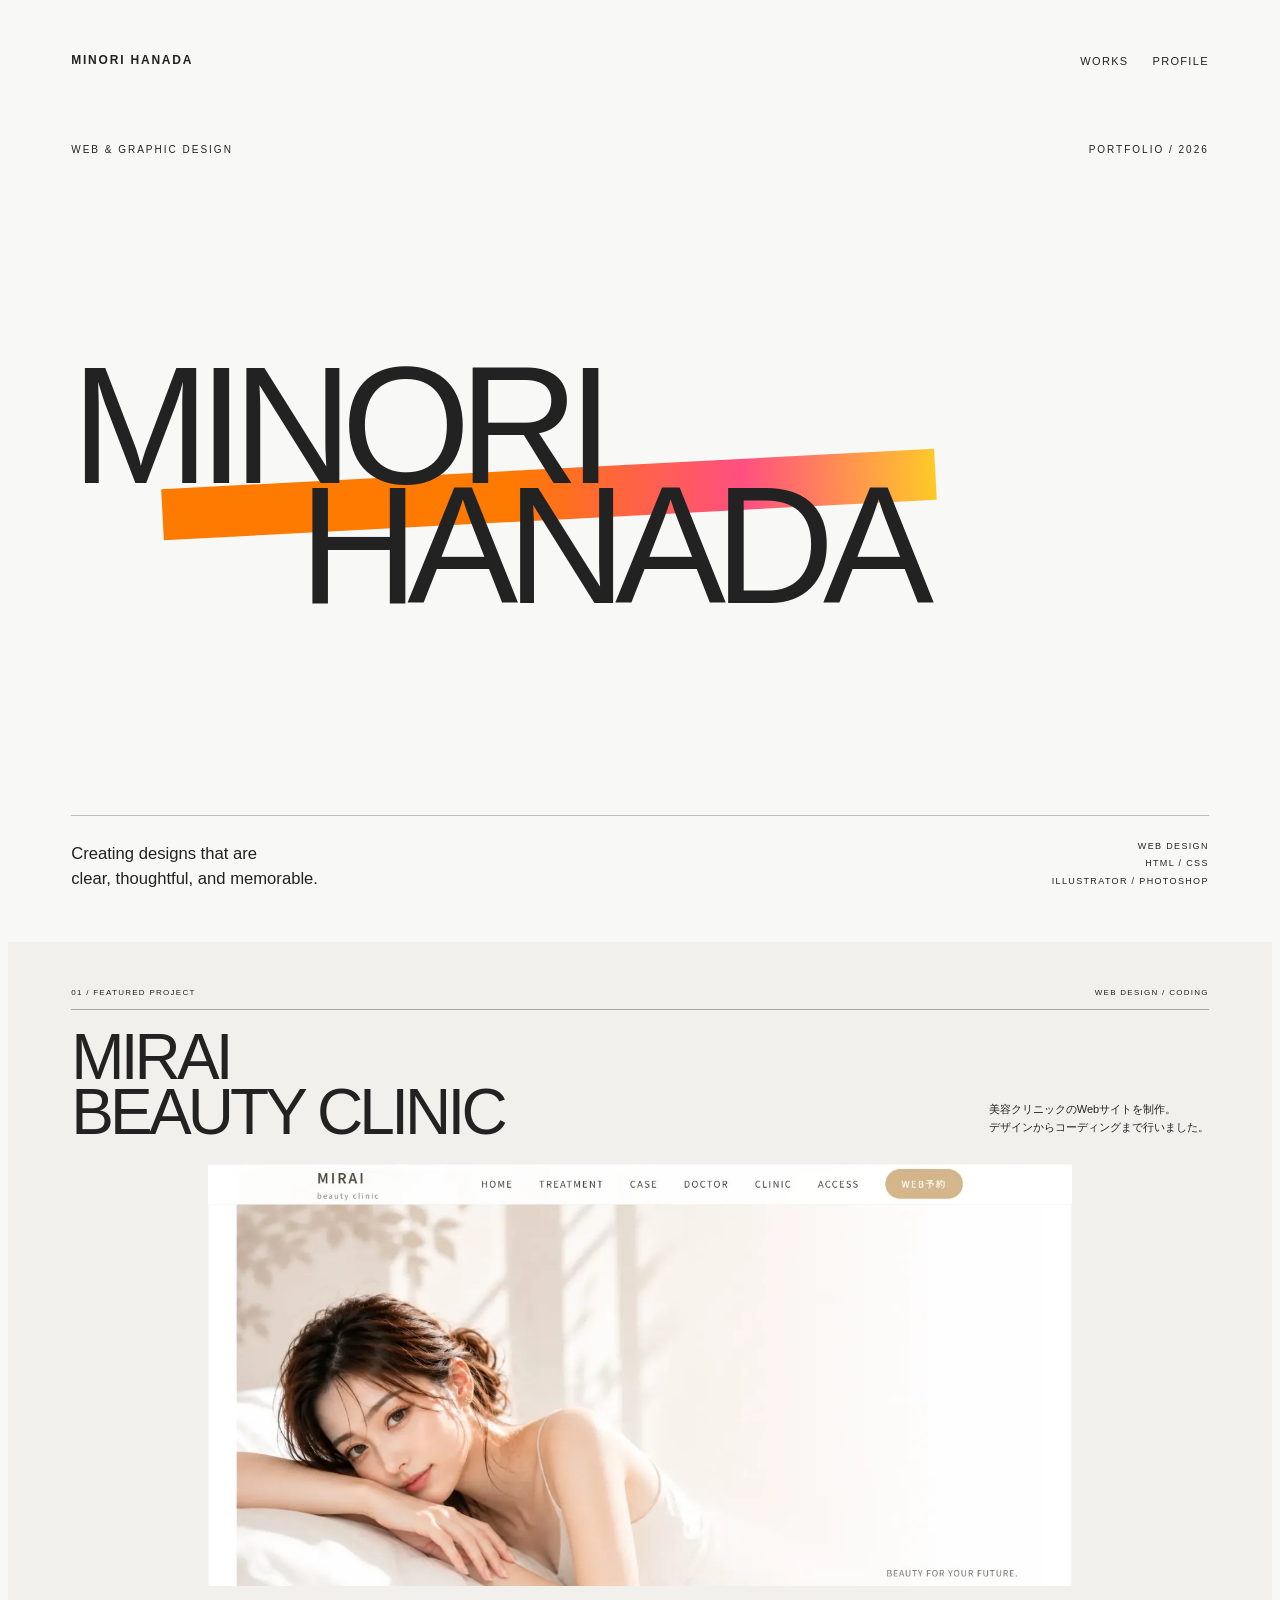
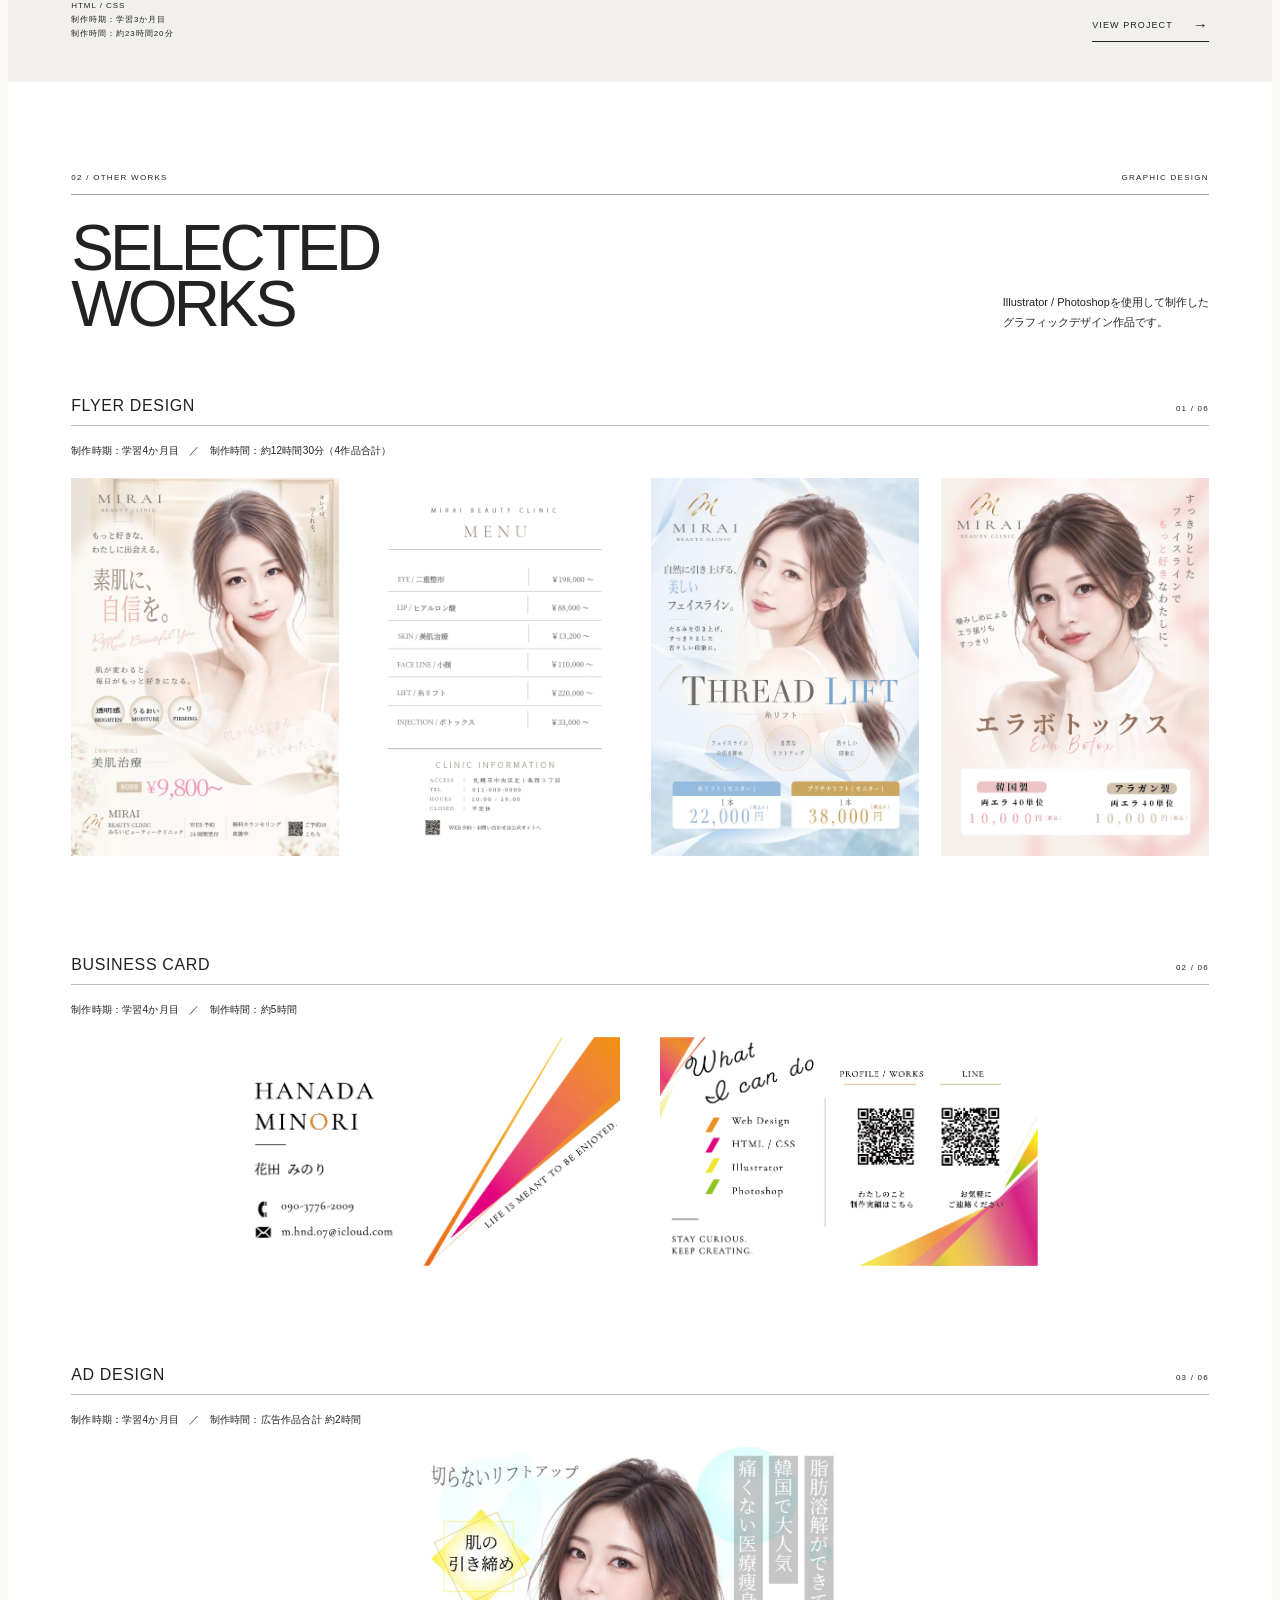
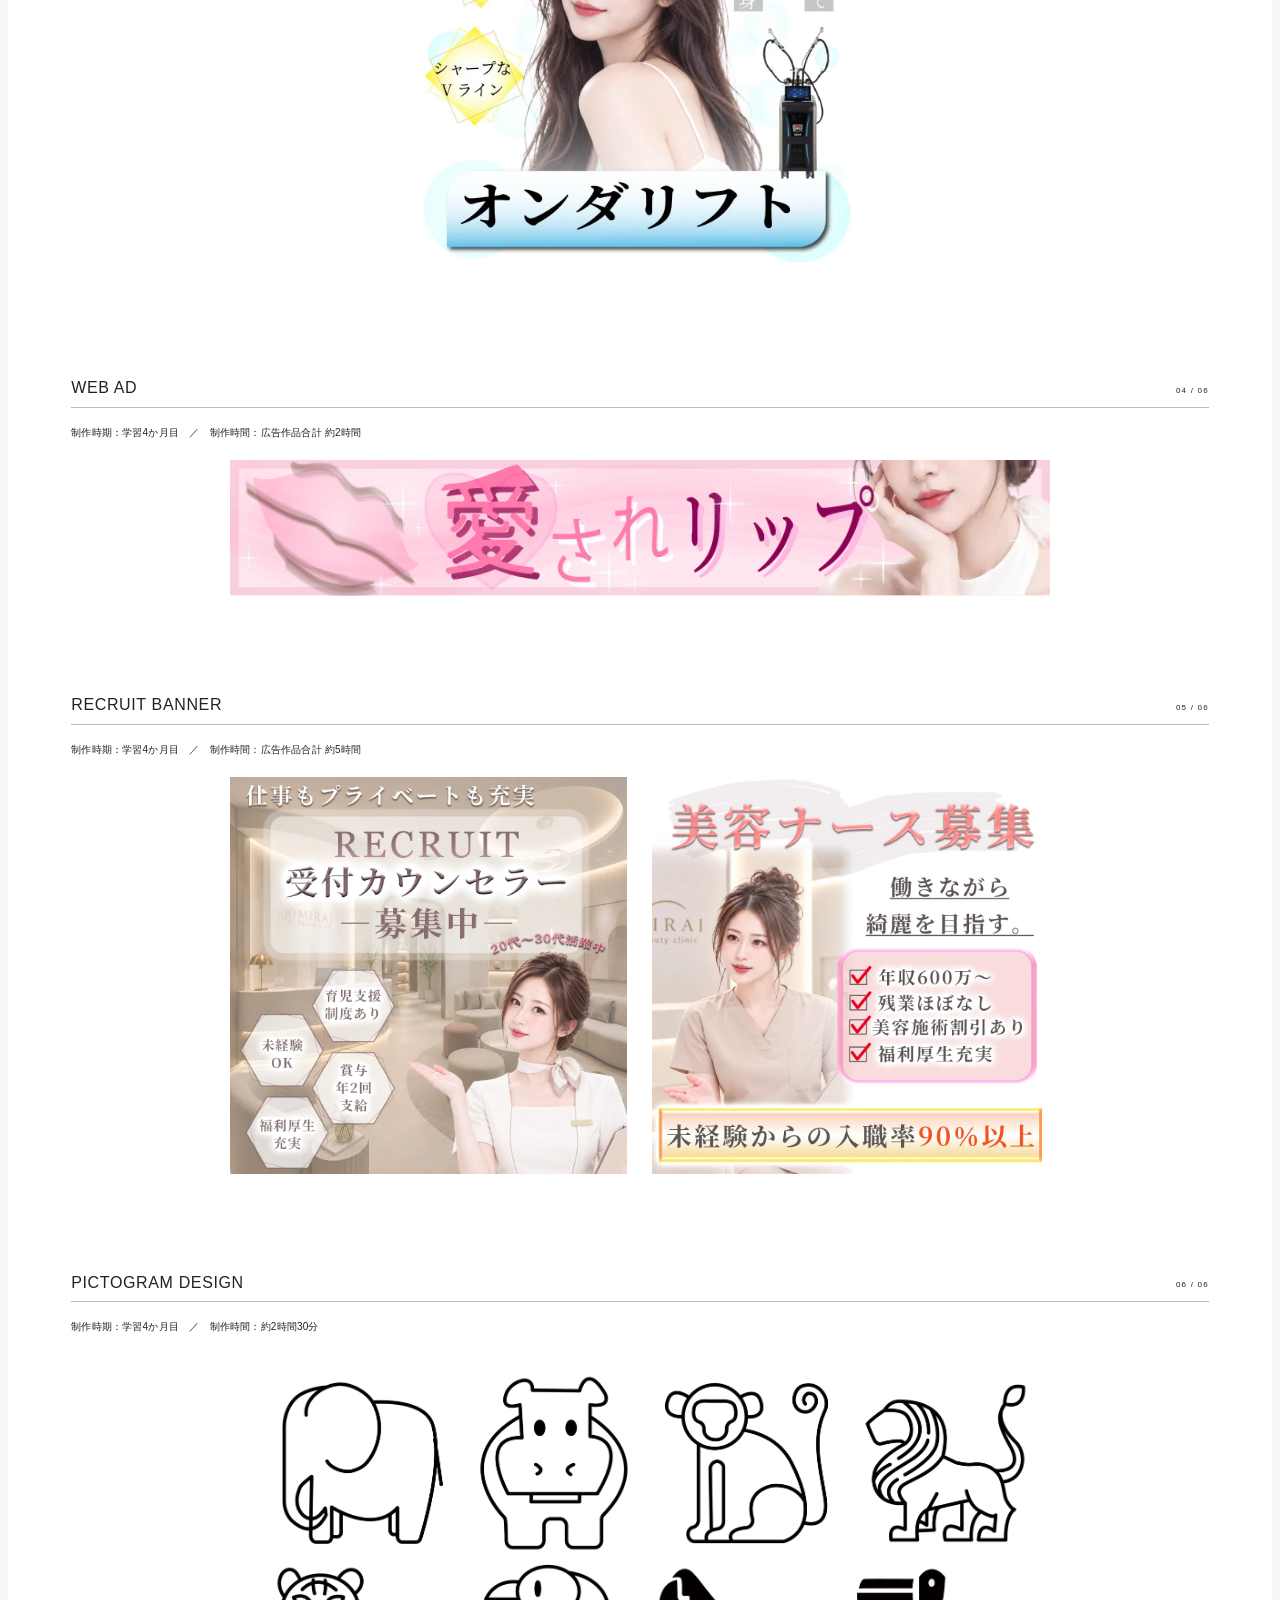
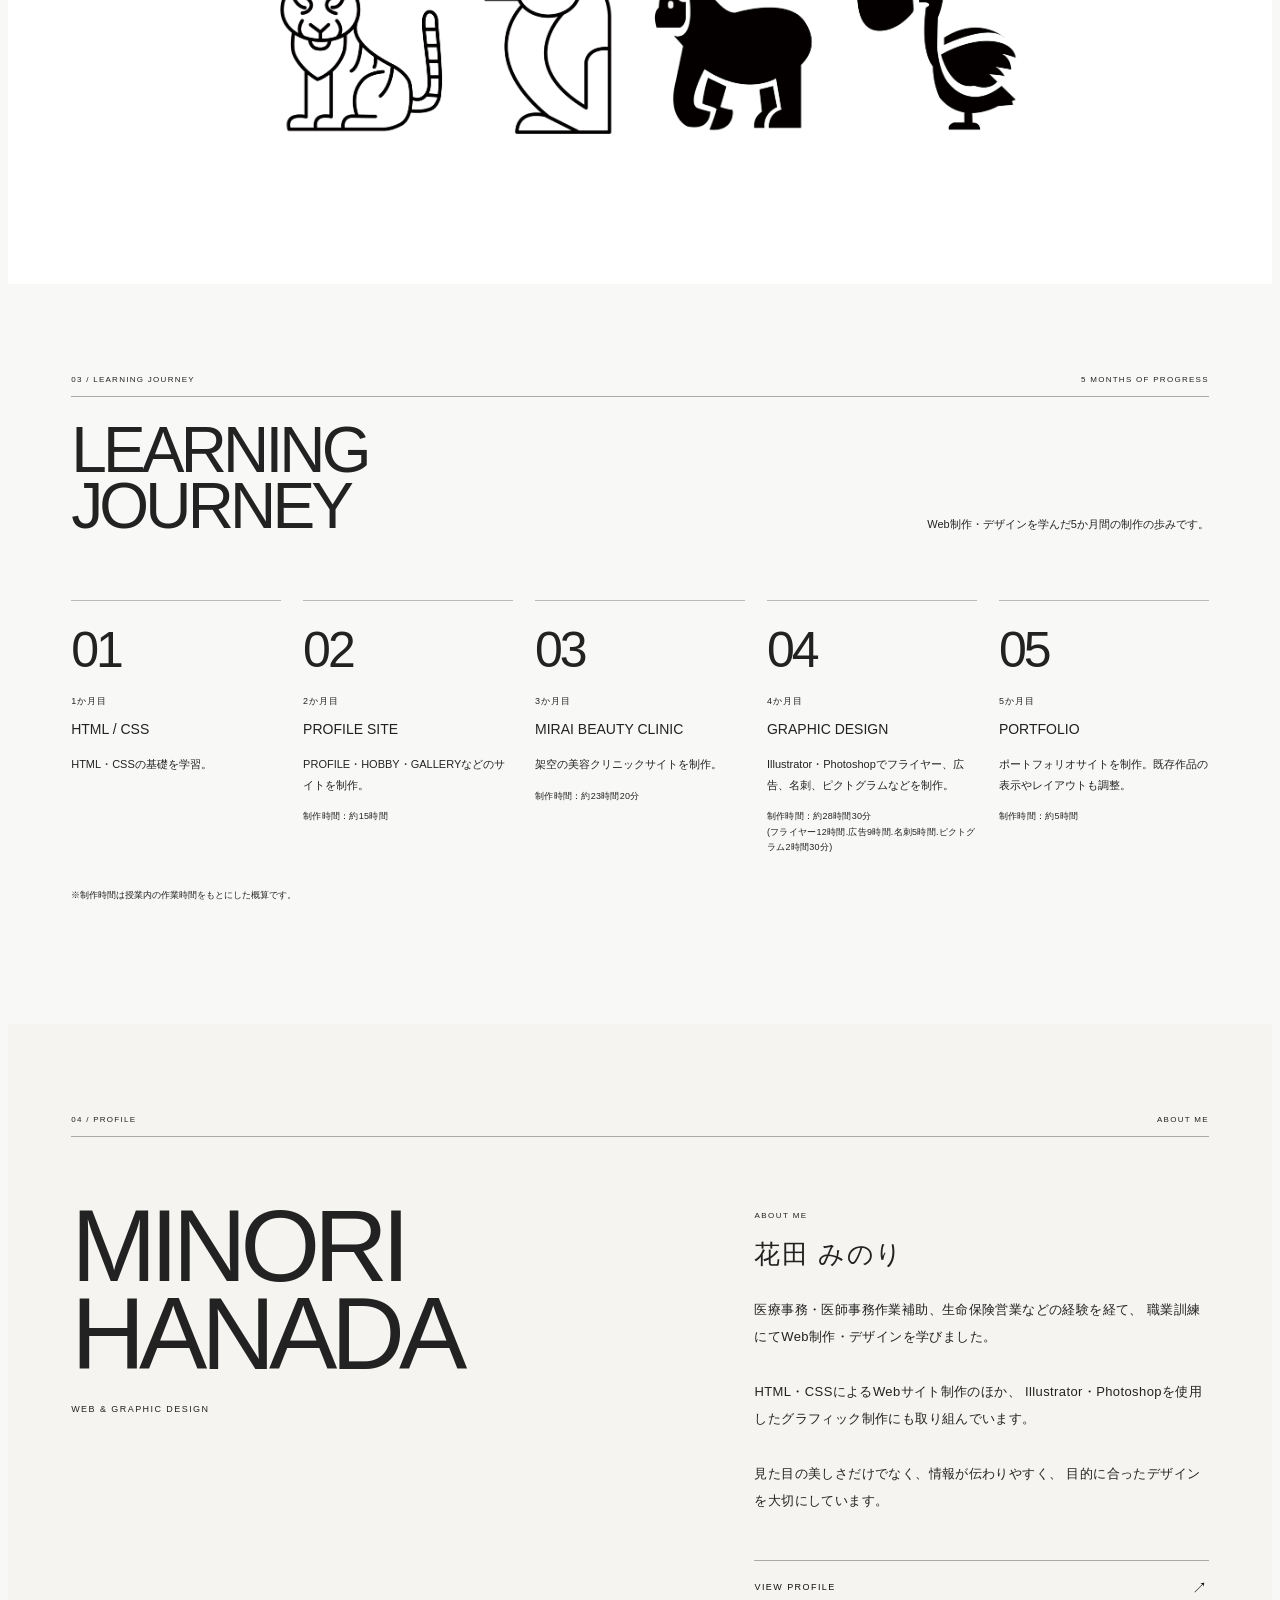
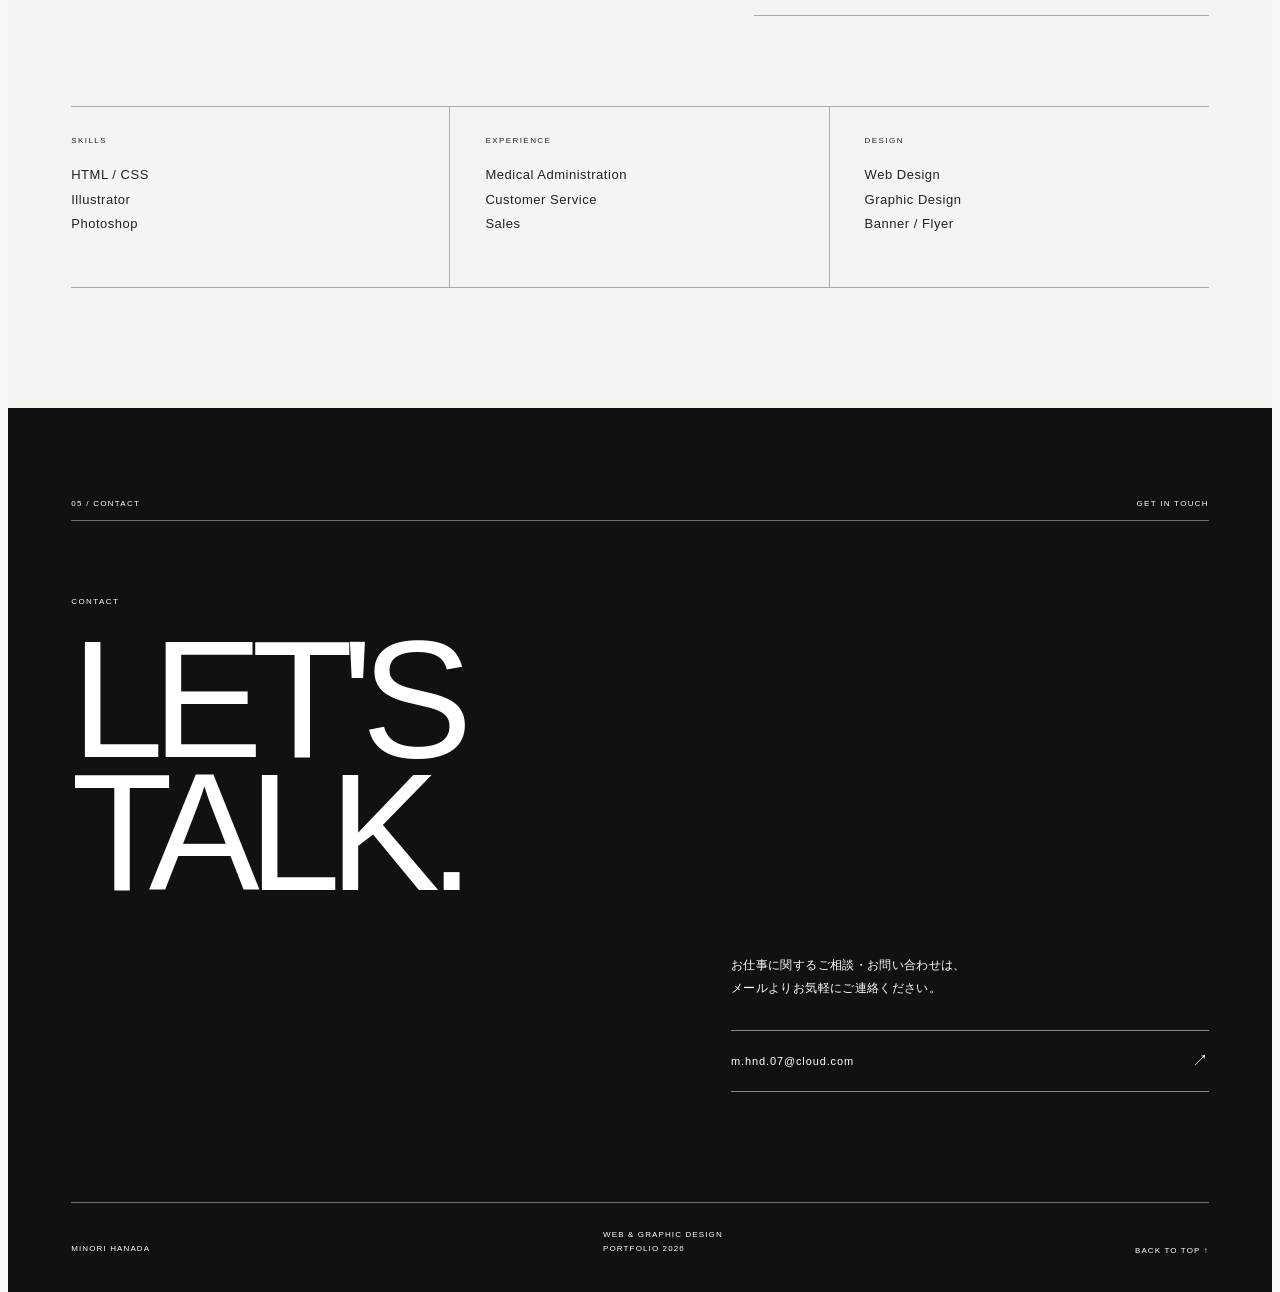
<file: index.html>
<!doctype html>
<html lang="ja">
    <head>
        <meta charset="UTF-8" />
        <meta name="viewport" content="width=device-width, initial-scale=1.0" />
        <title>Portfolio | Minori Hanada</title>

        <link rel="stylesheet" href="css/reset.css" />
        <link rel="stylesheet" href="css/style.css" />
        <link rel="icon" type="image/png" href="./images/favicon-02.png" sizes="32x32" />
    </head>

    <body id="top">
        <header class="header">
            <div class="header__inner">
                <a href="index.html" class="header__logo"> MINORI HANADA </a>

                <nav class="header__nav">
                    <ul class="header__list">
                        <li><a href="#works">WORKS</a></li>
                        <li><a href="profile.html">PROFILE</a></li>
                    </ul>
                </nav>
            </div>
        </header>

        <main>
            <section class="hero">
                <div class="hero__inner">
                    <div class="hero__top">
                        <p class="hero__label">WEB & GRAPHIC DESIGN</p>
                        <p class="hero__year">PORTFOLIO / 2026</p>
                    </div>

                    <div class="hero__name">
                        <h1 class="hero__name-first">MINORI</h1>

                        <div class="hero__accent"></div>

                        <h1 class="hero__name-last">HANADA</h1>
                    </div>

                    <div class="hero__info">
                        <p class="hero__message">
                            Creating designs that are<br />
                            clear, thoughtful, and memorable.
                        </p>

                        <div class="hero__category">
                            <p>WEB DESIGN</p>
                            <p>HTML / CSS</p>
                            <p>ILLUSTRATOR / PHOTOSHOP</p>
                        </div>
                    </div>
                </div>
            </section>
            <!-- ==============================
     FEATURED PROJECT
============================== -->

            <section class="featured" id="works">
                <div class="featured__inner">
                    <div class="featured__head">
                        <p class="featured__number">01 / FEATURED PROJECT</p>

                        <p class="featured__type">WEB DESIGN / CODING</p>
                    </div>

                    <div class="featured__title">
                        <h2>
                            MIRAI<br />
                            BEAUTY CLINIC
                        </h2>

                        <p class="featured__description">
                            美容クリニックのWebサイトを制作。<br />
                            デザインからコーディングまで行いました。
                        </p>
                    </div>

                    <a href="mirai.html" class="featured__visual">
                        <img src="images/mirai-main.webp" alt="MIRAI beauty clinic Webサイト" />
                    </a>

                    <div class="featured__bottom">
                        <div class="featured__tools">
                            <p>HTML / CSS</p>
                            <p>制作時期：学習3か月目</p>
                            <p>制作時間：約23時間20分</p>
                        </div>

                        <a href="mirai.html" class="featured__link">
                            VIEW PROJECT
                            <span>→</span>
                        </a>
                    </div>
                </div>
            </section>
            <!-- ==============================
     OTHER WORKS
============================== -->

            <section class="works" id="other-works">
                <div class="works__inner">
                    <div class="works__head">
                        <p>02 / OTHER WORKS</p>
                        <p>GRAPHIC DESIGN</p>
                    </div>

                    <div class="works__title">
                        <h2>SELECTED<br />WORKS</h2>

                        <p>
                            Illustrator / Photoshopを使用して制作した<br />
                            グラフィックデザイン作品です。
                        </p>
                    </div>

                    <!-- FLYER -->
                    <article class="works-group">
                        <div class="works-group__head">
                            <h3>FLYER DESIGN</h3>
                            <p>01 / 06</p>
                        </div>
                        <p class="works-group__meta">制作時期：学習4か月目　／　制作時間：約12時間30分（4作品合計）</p>

                        <div class="works-grid works-grid--flyer">
                            <img src="images/flyer01.webp" alt="フライヤーデザイン01" />
                            <img src="images/flyer02.webp" alt="フライヤーデザイン02" />
                            <img src="images/flyer03.webp" alt="フライヤーデザイン03" />
                            <img src="images/flyer04.webp" alt="フライヤーデザイン04" />
                        </div>
                    </article>

                    <!-- BUSINESS CARD -->
                    <article class="works-group">
                        <div class="works-group__head">
                            <h3>BUSINESS CARD</h3>
                            <p>02 / 06</p>
                        </div>
                        <p class="works-group__meta">制作時期：学習4か月目　／　制作時間：約5時間</p>

                        <div class="works-grid works-grid--card">
                            <img src="images/business-card1.webp" alt="名刺 表面" />
                            <img src="images/business-card2.webp" alt="名刺 裏面" />
                        </div>
                    </article>

                    <!-- AD DESIGN -->
                    <article class="works-group">
                        <div class="works-group__head">
                            <h3>AD DESIGN</h3>
                            <p>03 / 06</p>
                        </div>
                        <p class="works-group__meta">制作時期：学習4か月目　／　制作時間：広告作品合計 約2時間</p>

                        <div class="works-grid works-grid--square">
                            <img src="images/ad-square.webp" alt="正方形広告デザイン" />
                        </div>
                    </article>

                    <!-- WEB AD -->
                    <article class="works-group">
                        <div class="works-group__head">
                            <h3>WEB AD</h3>
                            <p>04 / 06</p>
                        </div>
                        <p class="works-group__meta">制作時期：学習4か月目　／　制作時間：広告作品合計 約2時間</p>

                        <div class="works-grid works-grid--web">
                            <img src="images/web-ad01.webp" alt="Web広告01" />
                            <!-- <img src="images/web-ad02.webp" alt="Web広告02現在修正中" /> -->
                        </div>
                    </article>

                    <!-- RECRUIT BANNER -->
                    <article class="works-group">
                        <div class="works-group__head">
                            <h3>RECRUIT BANNER</h3>
                            <p>05 / 06</p>
                        </div>
                        <p class="works-group__meta">制作時期：学習4か月目　／　制作時間：広告作品合計 約5時間</p>

                        <div class="works-grid works-grid--recruit">
                            <img src="images/recruit-banner01.webp" alt="求人バナー01" />
                            <img src="images/recruit-banner02.webp" alt="求人バナー02" />
                        </div>
                    </article>

                    <!-- PICTOGRAM DESIGN -->
                    <article class="works-group">
                        <div class="works-group__head">
                            <h3>PICTOGRAM DESIGN</h3>
                            <p>06 / 06</p>
                        </div>
                        <p class="works-group__meta">制作時期：学習4か月目　／　制作時間：約2時間30分</p>

                        <div class="works-grid works-grid--pictogram">
                            <img src="images/pictogram.webp" alt="動物園ピクトグラムデザイン" />
                        </div>
                    </article>
                </div>
            </section>
            <!-- ==============================
     LEARNING JOURNEY
============================== -->
            <section class="learning" id="learning">
                <div class="learning__inner">
                    <div class="learning__head">
                        <p>03 / LEARNING JOURNEY</p>
                        <p>5 MONTHS OF PROGRESS</p>
                    </div>
                    <div class="learning__intro">
                        <h2>LEARNING<br />JOURNEY</h2>
                        <p>Web制作・デザインを学んだ5か月間の制作の歩みです。</p>
                    </div>
                    <ol class="learning__list">
                        <li class="learning__item">
                            <span class="learning__num">01</span>
                            <p class="learning__month">1か月目</p>
                            <h3>HTML / CSS</h3>
                            <p class="learning__text">HTML・CSSの基礎を学習。</p>
                        </li>
                        <li class="learning__item">
                            <span class="learning__num">02</span>
                            <p class="learning__month">2か月目</p>
                            <h3>PROFILE SITE</h3>
                            <p class="learning__text">PROFILE・HOBBY・GALLERYなどのサイトを制作。</p>
                            <p class="learning__time">制作時間：約15時間</p>
                        </li>
                        <li class="learning__item">
                            <span class="learning__num">03</span>
                            <p class="learning__month">3か月目</p>
                            <h3>MIRAI BEAUTY CLINIC</h3>
                            <p class="learning__text">架空の美容クリニックサイトを制作。</p>
                            <p class="learning__time">制作時間：約23時間20分</p>
                        </li>
                        <li class="learning__item">
                            <span class="learning__num">04</span>
                            <p class="learning__month">4か月目</p>
                            <h3>GRAPHIC DESIGN</h3>
                            <p class="learning__text">Illustrator・Photoshopでフライヤー、広告、名刺、ピクトグラムなどを制作。</p>
                            <p class="learning__time">制作時間：約28時間30分<br>(フライヤー12時間.広告9時間.名刺5時間.ピクトグラム2時間30分)</p>
                        </li>
                        <li class="learning__item">
                            <span class="learning__num">05</span>
                            <p class="learning__month">5か月目</p>
                            <h3>PORTFOLIO</h3>
                            <p class="learning__text">ポートフォリオサイトを制作。既存作品の表示やレイアウトも調整。</p>
                            <p class="learning__time">制作時間：約5時間</p>
                        </li>
                    </ol>
                    <p class="learning__note">※制作時間は授業内の作業時間をもとにした概算です。</p>
                </div>
            </section>
            <!-- ==============================
     PROFILE
============================== -->

            <section class="profile" id="profile">
                <div class="profile__inner">
                    <div class="profile__head">
                        <p>04 / PROFILE</p>
                        <p>ABOUT ME</p>
                    </div>

                    <div class="profile__main">
                        <div class="profile__title">
                            <h2>MINORI<br />HANADA</h2>
                            <p>WEB &amp; GRAPHIC DESIGN</p>
                        </div>

                        <div class="profile__about">
                            <p class="profile__label">ABOUT ME</p>

                            <h3>花田 みのり</h3>

                            <p class="profile__text">
                                医療事務・医師事務作業補助、生命保険営業などの経験を経て、
                                職業訓練にてWeb制作・デザインを学びました。<br /><br />

                                HTML・CSSによるWebサイト制作のほか、
                                Illustrator・Photoshopを使用したグラフィック制作にも取り組んでいます。<br /><br />

                                見た目の美しさだけでなく、情報が伝わりやすく、
                                目的に合ったデザインを大切にしています。
                            </p>

                            <a href="profile.html" class="profile__link">
                                <span>VIEW PROFILE</span>
                                <span>↗</span>
                            </a>
                        </div>
                    </div>

                    <div class="profile__info">
                        <div class="profile__info-item">
                            <p class="profile__info-label">SKILLS</p>

                            <p class="profile__info-text">
                                HTML / CSS<br />
                                Illustrator<br />
                                Photoshop
                            </p>
                        </div>

                        <div class="profile__info-item">
                            <p class="profile__info-label">EXPERIENCE</p>

                            <p class="profile__info-text">
                                Medical Administration<br />
                                Customer Service<br />
                                Sales
                            </p>
                        </div>

                        <div class="profile__info-item">
                            <p class="profile__info-label">DESIGN</p>

                            <p class="profile__info-text">
                                Web Design<br />
                                Graphic Design<br />
                                Banner / Flyer
                            </p>
                        </div>
                    </div>
                </div>
            </section>
            <!-- ==============================
     CONTACT
============================== -->

            <section class="contact" id="contact">
                <div class="contact__inner">
                    <div class="contact__head">
                        <p>05 / CONTACT</p>
                        <p>GET IN TOUCH</p>
                    </div>

                    <div class="contact__main">
                        <p class="contact__label">CONTACT</p>

                        <h2>
                            LET'S<br />
                            TALK.
                        </h2>

                        <p class="contact__text">
                            お仕事に関するご相談・お問い合わせは、<br />
                            メールよりお気軽にご連絡ください。
                        </p>

                        <a href="mailto:m.hnd.07@cloud.com" class="contact__mail">
                            <span>m.hnd.07@cloud.com</span>
                            <span>↗</span>
                        </a>
                    </div>

                    <div class="contact__footer">
                        <p>MINORI HANADA</p>

                        <p>
                            WEB &amp; GRAPHIC DESIGN<br />
                            PORTFOLIO 2026
                        </p>

                        <a href="#top">BACK TO TOP ↑</a>
                    </div>
                </div>
            </section>
        </main>

        <footer class="footer"></footer>
    </body>
</html>
</file>
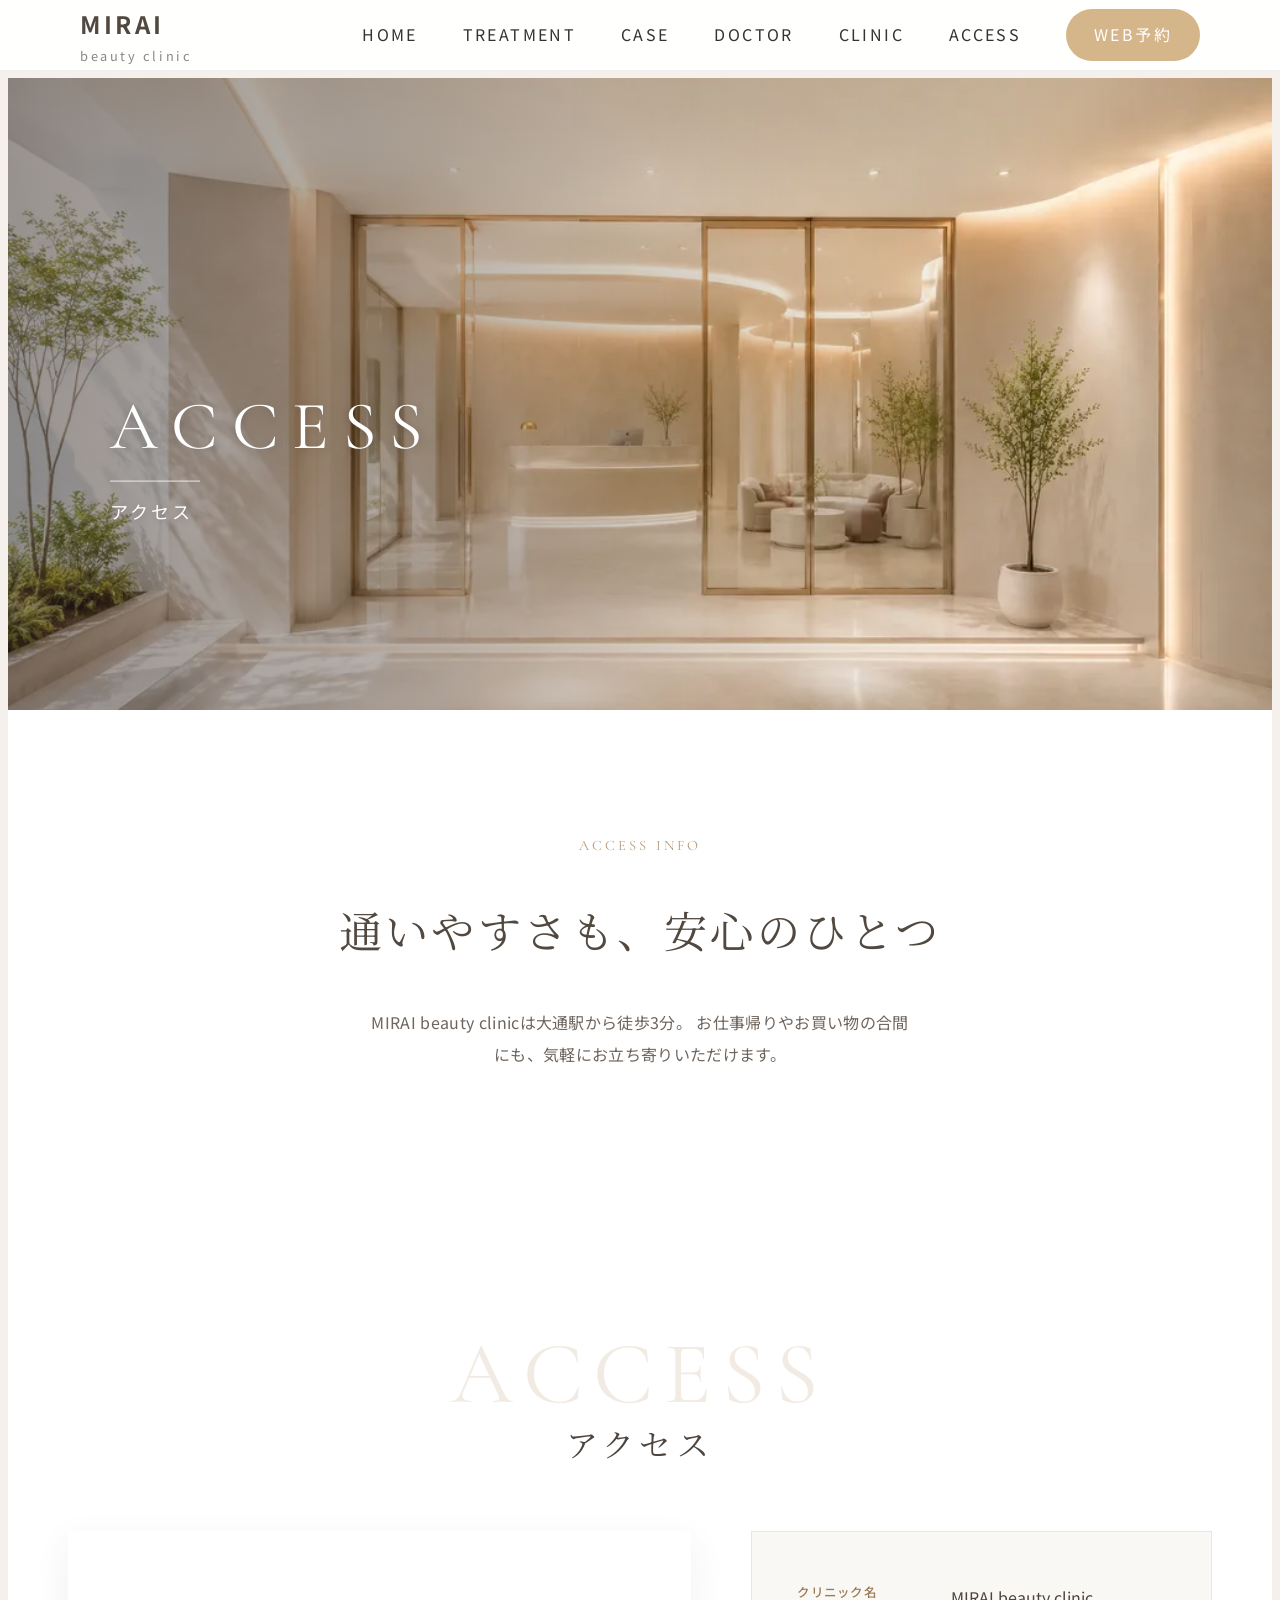
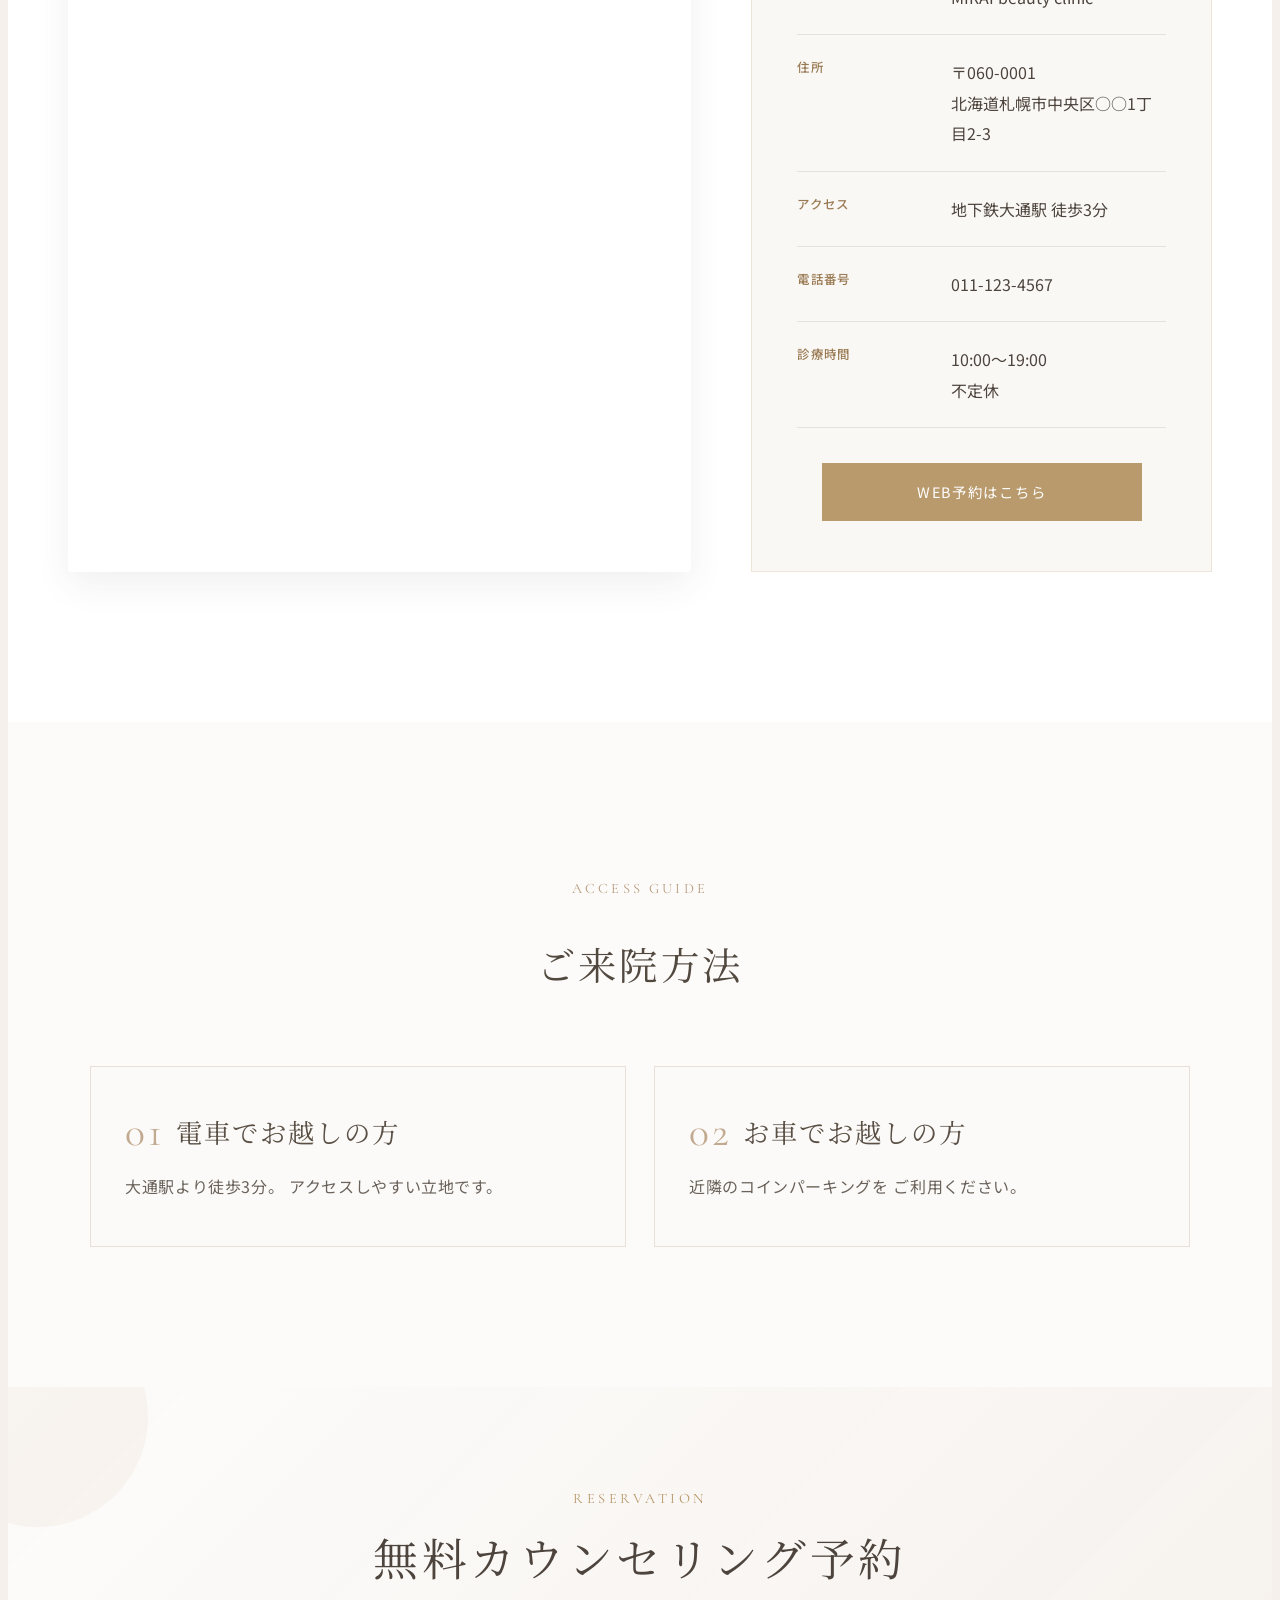
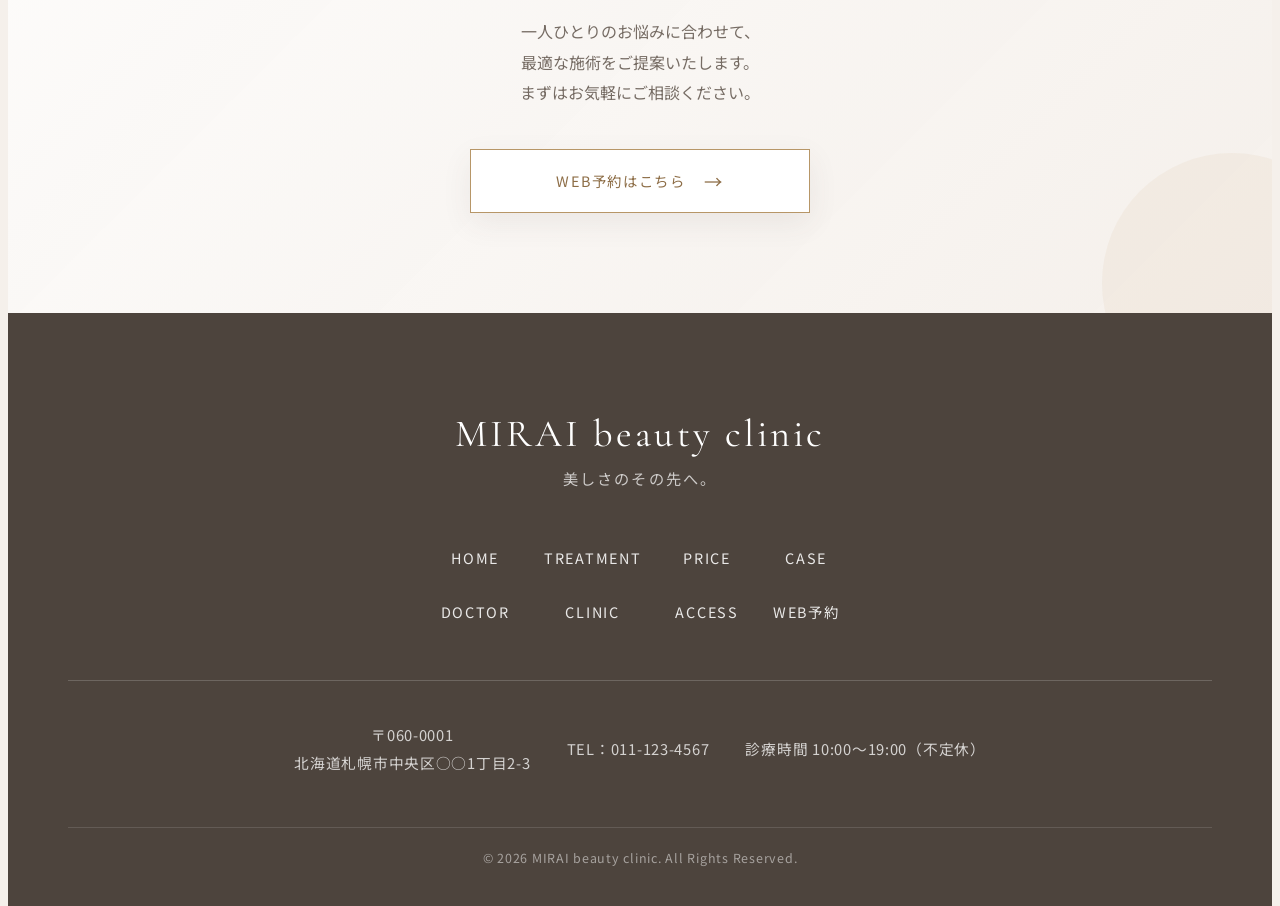
<file: access.html>
<!doctype html>
<html lang="ja">
    <head>
        <meta charset="UTF-8" />
        <!-- スマホ表示に必要 -->
        <meta name="viewport" content="width=device-width, initial-scale=1.0" />
        <title>MIRAI beauty clinic</title>
        <link rel="preconnect" href="https://fonts.googleapis.com" />
        <link rel="preconnect" href="https://fonts.gstatic.com" crossorigin />

        <link
            href="https://fonts.googleapis.com/css2?family=Cormorant+Garamond:wght@400;500;600&family=Noto+Sans+JP:wght@400;500;600&family=Noto+Serif+JP:wght@400;500;600&display=swap"
            rel="stylesheet"
        />
        <link rel="stylesheet" href="./css/reset.css" />
        <link rel="stylesheet" href="./css/mirai.css" />
        <link rel="icon" type="image/png" href="./images/mirai-favicon.png" sizes="32x32" />
    </head>

    <body>
        <!-- ヘッダー -->

        <header class="header">
            <div class="header__inner">
                <!-- ロゴ -->
                <a href="mirai.html" class="header__logo">
                    <span class="header__logo-main">MIRAI</span>
                    <span class="header__logo-sub">beauty clinic</span>
                </a>

                <!-- スマホ用ハンバーガーメニュー -->
                <input type="checkbox" id="menu-toggle" class="header__menu-toggle" />

                <label for="menu-toggle" class="header__menu-button">
                    <!-- 三本線 -->
                    <span class="header__menu-lines">
                        <span class="header__menu-line"></span>
                        <span class="header__menu-line"></span>
                        <span class="header__menu-line"></span>
                    </span>

                    <!-- MENUの文字 -->
                    <span class="header__menu-text">MENU</span>
                </label>

                <!-- ナビゲーション -->

                <nav class="header__nav">
                    <ul class="header__nav-list">
                        <li class="header__nav-item">
                            <details class="header__dropdown">
                                <summary class="header__nav-link">HOME</summary>
                                <div class="header__dropdown-content">
                                    <a href="mirai.html" class="header__dropdown-link">ホーム</a>
                                </div>
                            </details>
                        </li>
                        <li class="header__nav-item">
                            <details class="header__dropdown">
                                <summary class="header__nav-link">TREATMENT</summary>
                                <div class="header__dropdown-content">
                                    <a href="treatment.html" class="header__dropdown-link">
                                        施術一覧
                                    </a>
                                    <a href="price.html" class="header__dropdown-link">
                                        料金一覧
                                    </a>
                                    <a
                                        href="treatment.html#double-eyelid"
                                        class="header__dropdown-link"
                                    >
                                        二重整形
                                    </a>
                                    <a
                                        href="treatment.html#under-eye"
                                        class="header__dropdown-link"
                                    >
                                        クマ取り
                                    </a>
                                    <a href="treatment.html#lip" class="header__dropdown-link">
                                        Cカールリップ
                                    </a>
                                    <a href="treatment.html#skin" class="header__dropdown-link">
                                        美肌
                                    </a>

                                    <a
                                        href="treatment.html#small-face"
                                        class="header__dropdown-link"
                                    >
                                        小顔
                                    </a>

                                    <a
                                        href="treatment.html#thread-lift"
                                        class="header__dropdown-link"
                                    >
                                        糸リフト
                                    </a>
                                </div>
                            </details>
                        </li>
                        <li class="header__nav-item">
                            <details class="header__dropdown">
                                <summary class="header__nav-link">CASE</summary>
                                <div class="header__dropdown-content">
                                    <a href="case.html" class="header__dropdown-link"> 症例写真 </a>
                                </div>
                            </details>
                        </li>
                        <li class="header__nav-item">
                            <details class="header__dropdown">
                                <summary class="header__nav-link">DOCTOR</summary>
                                <div class="header__dropdown-content">
                                    <a href="doctor.html" class="header__dropdown-link">
                                        医師紹介
                                    </a>
                                </div>
                            </details>
                        </li>
                        <li class="header__nav-item">
                            <details class="header__dropdown">
                                <summary class="header__nav-link">CLINIC</summary>
                                <div class="header__dropdown-content">
                                    <a href="clinic.html" class="header__dropdown-link">
                                        クリニック紹介
                                    </a>
                                </div>
                            </details>
                        </li>
                        <li class="header__nav-item">
                            <details class="header__dropdown">
                                <summary class="header__nav-link">ACCESS</summary>
                                <div class="header__dropdown-content">
                                    <a href="access.html" class="header__dropdown-link">
                                        アクセス
                                    </a>
                                </div>
                            </details>
                        </li>
                        <li class="header__nav-item header__nav-item--reservation">
                            <a
                                href="reservation.html"
                                class="header__nav-link header__nav-link--reservation"
                            >
                                WEB予約
                            </a>
                        </li>
                    </ul>
                </nav>
            </div>
        </header>

        <!-- ここからトップページの内容を追加していく -->
        <main class="access-main">
            <!-- =========================
ACCESS HERO
========================== -->
            <section class="page-hero">
                <div class="page-hero__image">
                    <img
                        src="images/access-hero.webp"
                        alt="MIRAI beauty clinic アクセス"
                        class="page-hero__photo"
                    />
                </div>

                <div class="page-hero__content">
                    <h1 class="page-hero__title">ACCESS</h1>

                    <span class="page-hero__line" aria-hidden="true"></span>

                    <p class="page-hero__subtitle">アクセス</p>
                </div>
            </section>

            <!-- =========================
ACCESS INTRO
========================== -->
            <section class="access-intro">
                <div class="access-intro__inner">
                    <div class="access-intro__heading">
                        <p class="access-intro__en">ACCESS INFO</p>

                        <h2 class="access-intro__title">通いやすさも、安心のひとつ</h2>
                    </div>

                    <div class="access-intro__content">
                        <p class="access-intro__text">
                            MIRAI beauty clinicは大通駅から徒歩3分。
                            お仕事帰りやお買い物の合間にも、気軽にお立ち寄りいただけます。
                        </p>
                    </div>
                </div>
            </section>
            <section class="access" id="access">
                <div class="access__inner">
                    <div class="access__heading">
                        <p class="access__subtitle">ACCESS</p>
                        <h2 class="access__title">アクセス</h2>
                    </div>

                    <div class="access__content">
                        <div class="access__map">
                            <iframe
                                class="access__map-frame"
                                src="https://www.google.com/maps/embed?pb=!1m18!1m12!1m3!1d11661.334431221474!2d141.34301416326434!3d43.055450680458115!2m3!1f0!2f0!3f0!3m2!1i1024!2i768!4f13.1!3m3!1m2!1s0x5f0b299d2542da75%3A0xde2a1d75ae40654e!2z5aSn6YCa6aeF!5e0!3m2!1sja!2sjp!4v1784874339079!5m2!1sja!2sjp"
                                allowfullscreen=""
                                loading="lazy"
                                referrerpolicy="strict-origin-when-cross-origin"
                            >
                            </iframe>
                        </div>

                        <div class="access__info">
                            <dl class="access__list">
                                <div class="access__item">
                                    <dt>クリニック名</dt>
                                    <dd>MIRAI beauty clinic</dd>
                                </div>

                                <div class="access__item">
                                    <dt>住所</dt>
                                    <dd>
                                        〒060-0001<br />
                                        北海道札幌市中央区○○1丁目2-3
                                    </dd>
                                </div>

                                <div class="access__item">
                                    <dt>アクセス</dt>
                                    <dd>地下鉄大通駅 徒歩3分</dd>
                                </div>

                                <div class="access__item">
                                    <dt>電話番号</dt>
                                    <dd>011-123-4567</dd>
                                </div>

                                <div class="access__item">
                                    <dt>診療時間</dt>
                                    <dd>
                                        10:00〜19:00<br />
                                        不定休
                                    </dd>
                                </div>
                            </dl>

                            <a href="reservation.html" class="access__button"> WEB予約はこちら </a>
                        </div>
                    </div>
                </div>
            </section>

            <!-- =========================
ACCESS GUIDE
========================== -->
            <section class="access-guide">
                <div class="access-guide__inner">
                    <div class="access-guide__heading">
                        <p class="access-guide__en">ACCESS GUIDE</p>

                        <h2 class="access-guide__title">ご来院方法</h2>
                    </div>

                    <div class="access-guide__list">
                        <article class="access-guide__item">
                            <div class="access-guide__header">
                                <p class="access-guide__number">01</p>

                                <h3 class="access-guide__subtitle">電車でお越しの方</h3>
                            </div>

                            <p class="access-guide__text">
                                大通駅より徒歩3分。 アクセスしやすい立地です。
                            </p>
                        </article>

                        <article class="access-guide__item">
                            <div class="access-guide__header">
                                <p class="access-guide__number">02</p>

                                <h3 class="access-guide__subtitle">お車でお越しの方</h3>
                            </div>

                            <p class="access-guide__text">
                                近隣のコインパーキングを ご利用ください。
                            </p>
                        </article>
                    </div>
                </div>
            </section>

            <!-- ==========================
RESERVATION
========================== -->
            <section class="reservation">
                <div class="reservation__inner">
                    <p class="reservation__eyebrow">RESERVATION</p>

                    <h2 class="reservation__title">無料カウンセリング予約</h2>

                    <p class="reservation__text">
                        一人ひとりのお悩みに合わせて、<br />
                        最適な施術をご提案いたします。<br />
                        まずはお気軽にご相談ください。
                    </p>

                    <a href="reservation.html" class="reservation__button">
                        WEB予約はこちら
                        <span class="reservation__arrow">→</span>
                    </a>
                </div>
            </section>
        </main>

        <footer class="footer">
            <div class="footer__inner">
                <div class="footer__logo">
                    <h2 class="footer__clinic-name">MIRAI beauty clinic</h2>

                    <p class="footer__copy">美しさのその先へ。</p>
                </div>

                <nav class="footer__nav" aria-label="フッターナビゲーション">
                    <ul class="footer__list">
                        <li class="footer__item">
                            <a href="mirai.html" class="footer__link">HOME</a>
                        </li>

                        <li class="footer__item">
                            <a href="treatment.html" class="footer__link">TREATMENT</a>
                        </li>

                        <li class="footer__item">
                            <a href="price.html" class="footer__link">PRICE</a>
                        </li>

                        <li class="footer__item">
                            <a href="case.html" class="footer__link">CASE</a>
                        </li>

                        <li class="footer__item">
                            <a href="doctor.html" class="footer__link">DOCTOR</a>
                        </li>

                        <li class="footer__item">
                            <a href="clinic.html" class="footer__link">CLINIC</a>
                        </li>

                        <li class="footer__item">
                            <a href="access.html" class="footer__link">ACCESS</a>
                        </li>

                        <li class="footer__item">
                            <a href="reservation.html" class="footer__link">WEB予約</a>
                        </li>
                    </ul>
                </nav>

                <div class="footer__info">
                    <p class="footer__address">
                        〒060-0001<br />
                        北海道札幌市中央区○○1丁目2-3
                    </p>

                    <p class="footer__tel">TEL：011-123-4567</p>

                    <p class="footer__time">診療時間 10:00〜19:00（不定休）</p>
                </div>

                <small class="footer__copyright">
                    &copy; 2026 MIRAI beauty clinic. All Rights Reserved.
                </small>
            </div>
        </footer>
        <script src="./js/mirai.js"></script>
    </body>
</html>
</file>
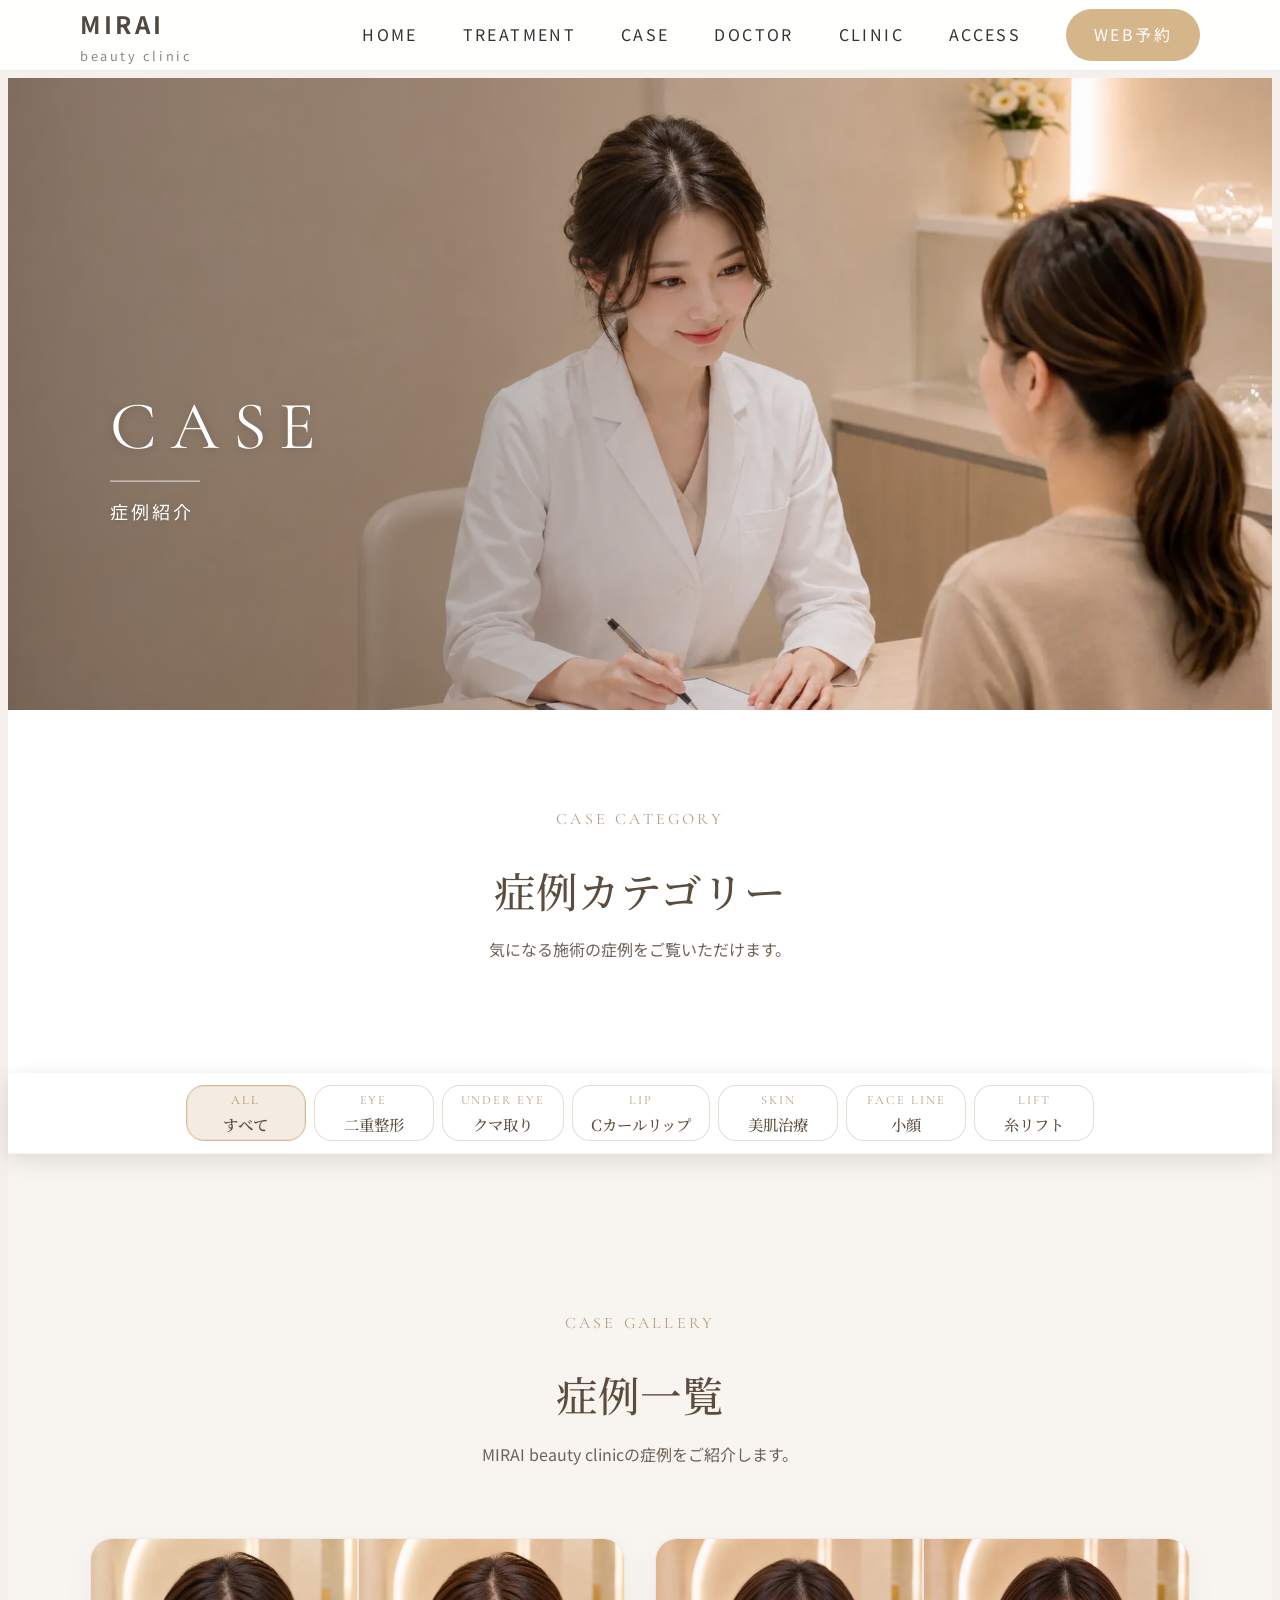
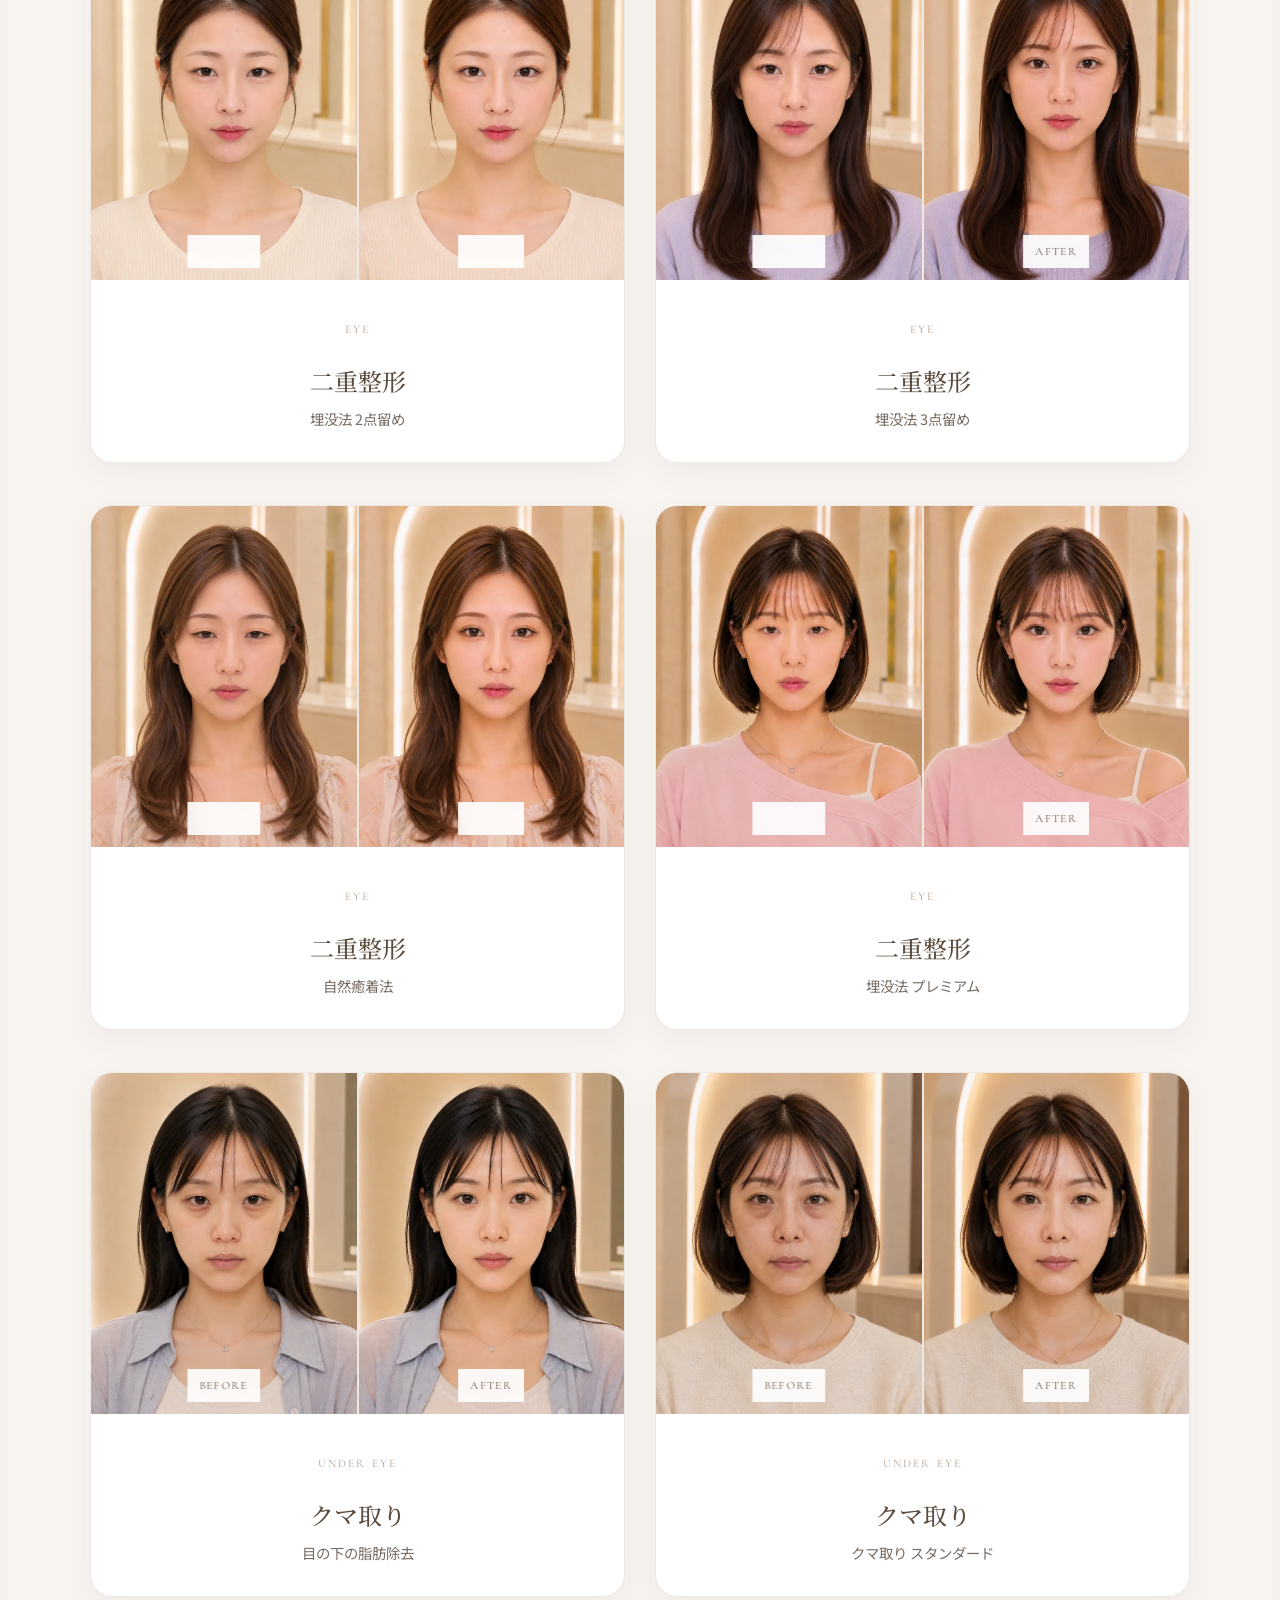
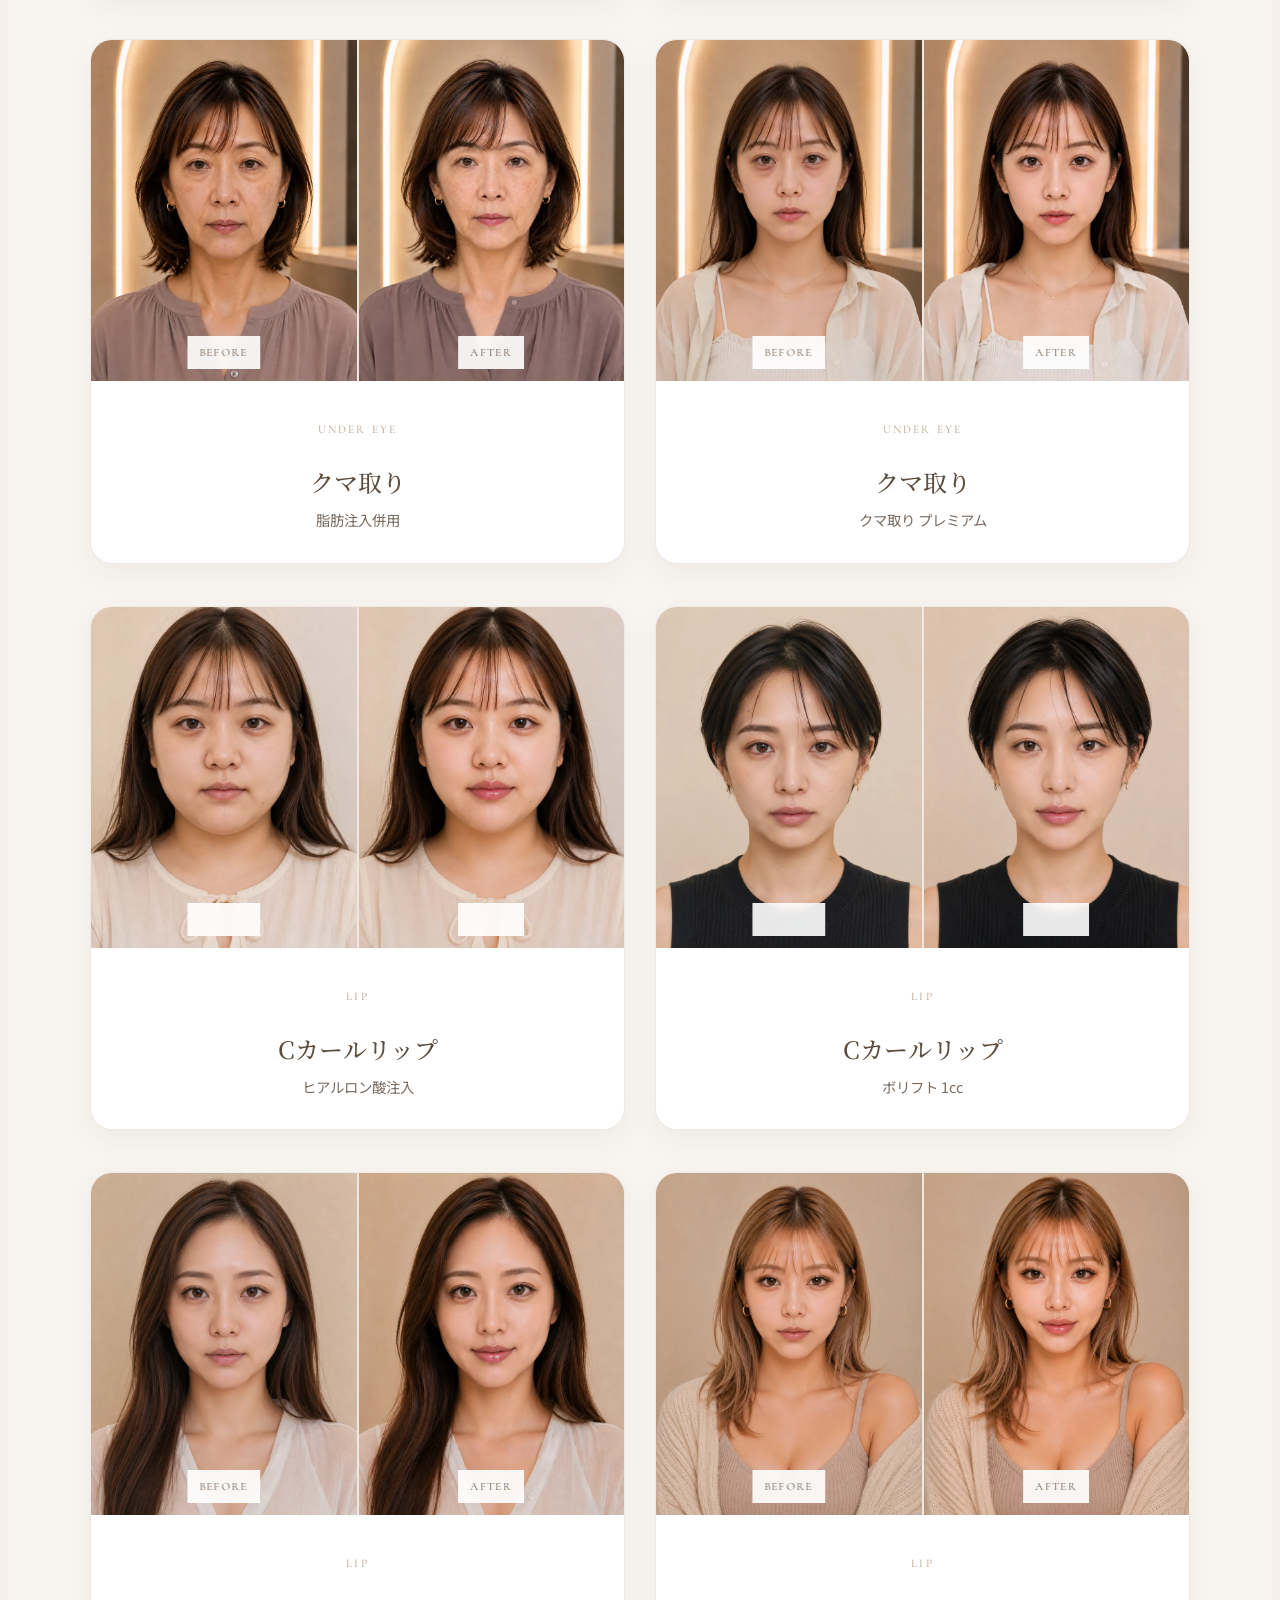
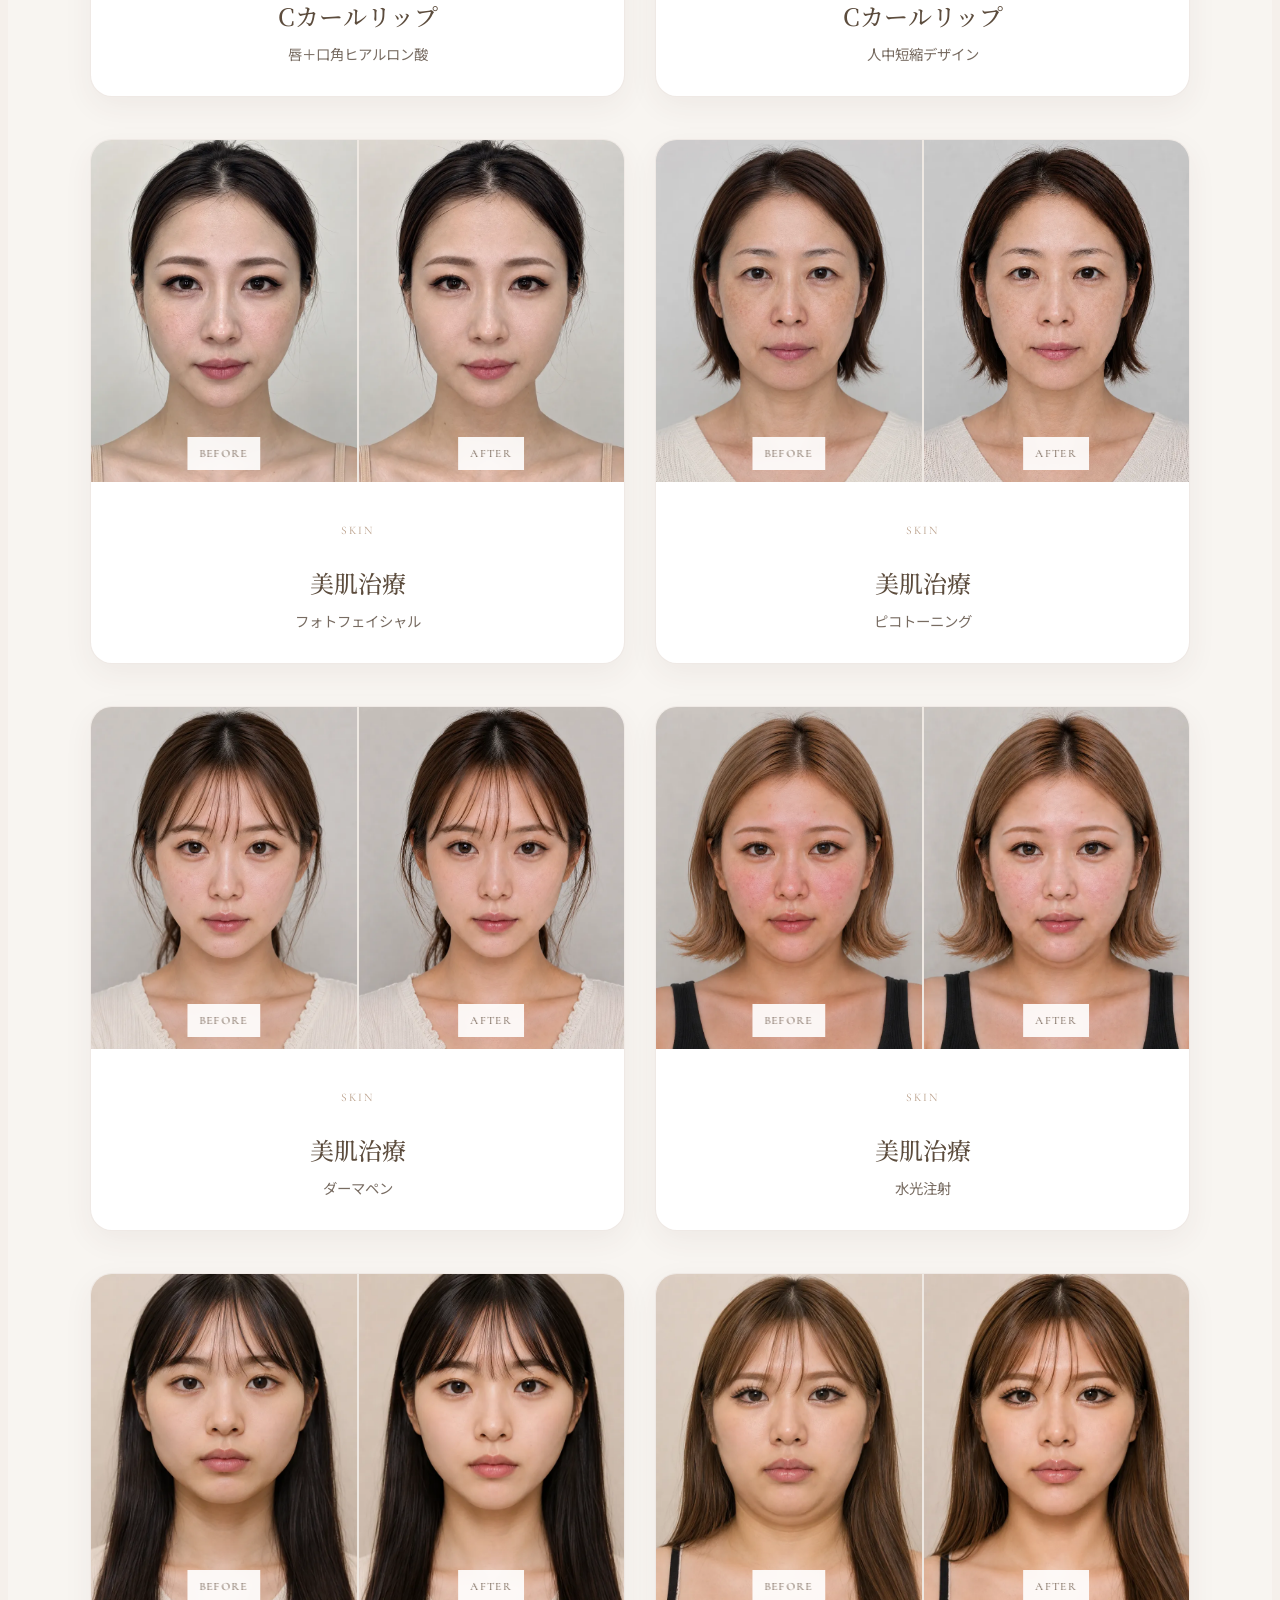
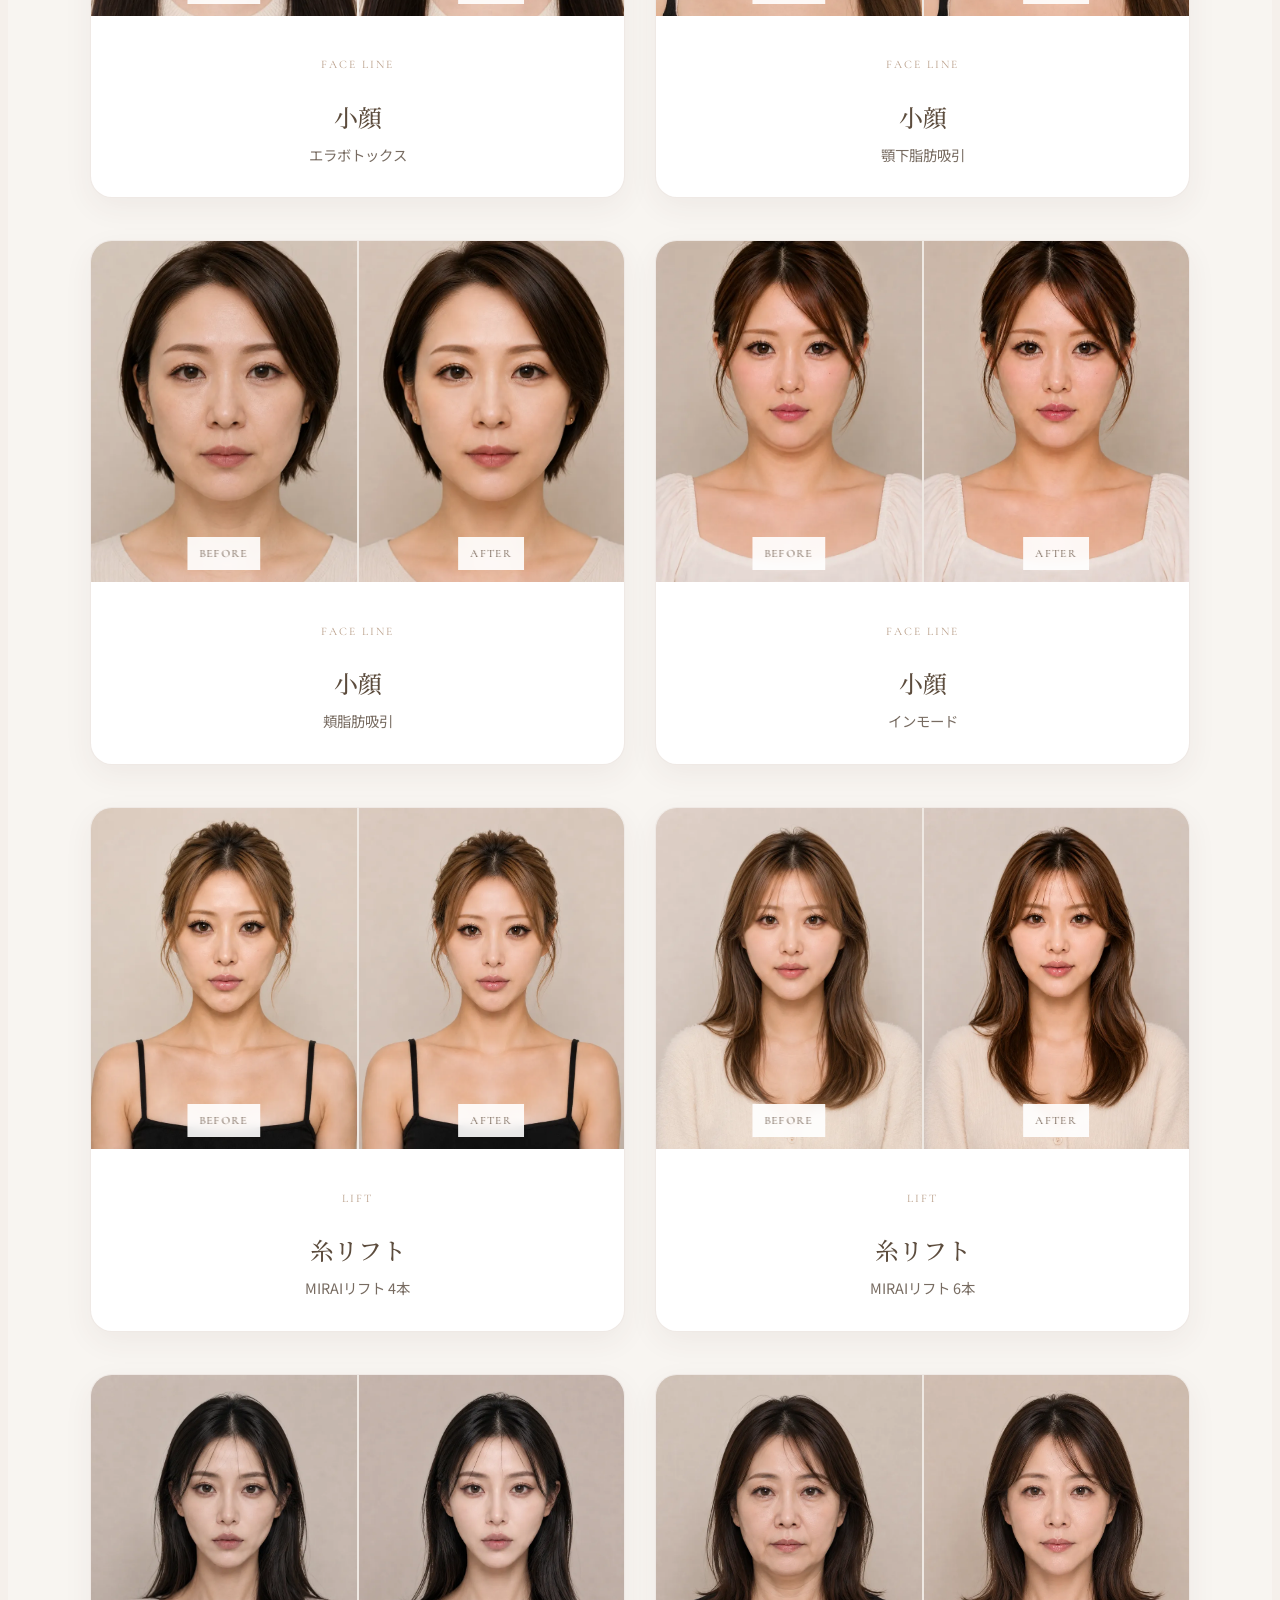
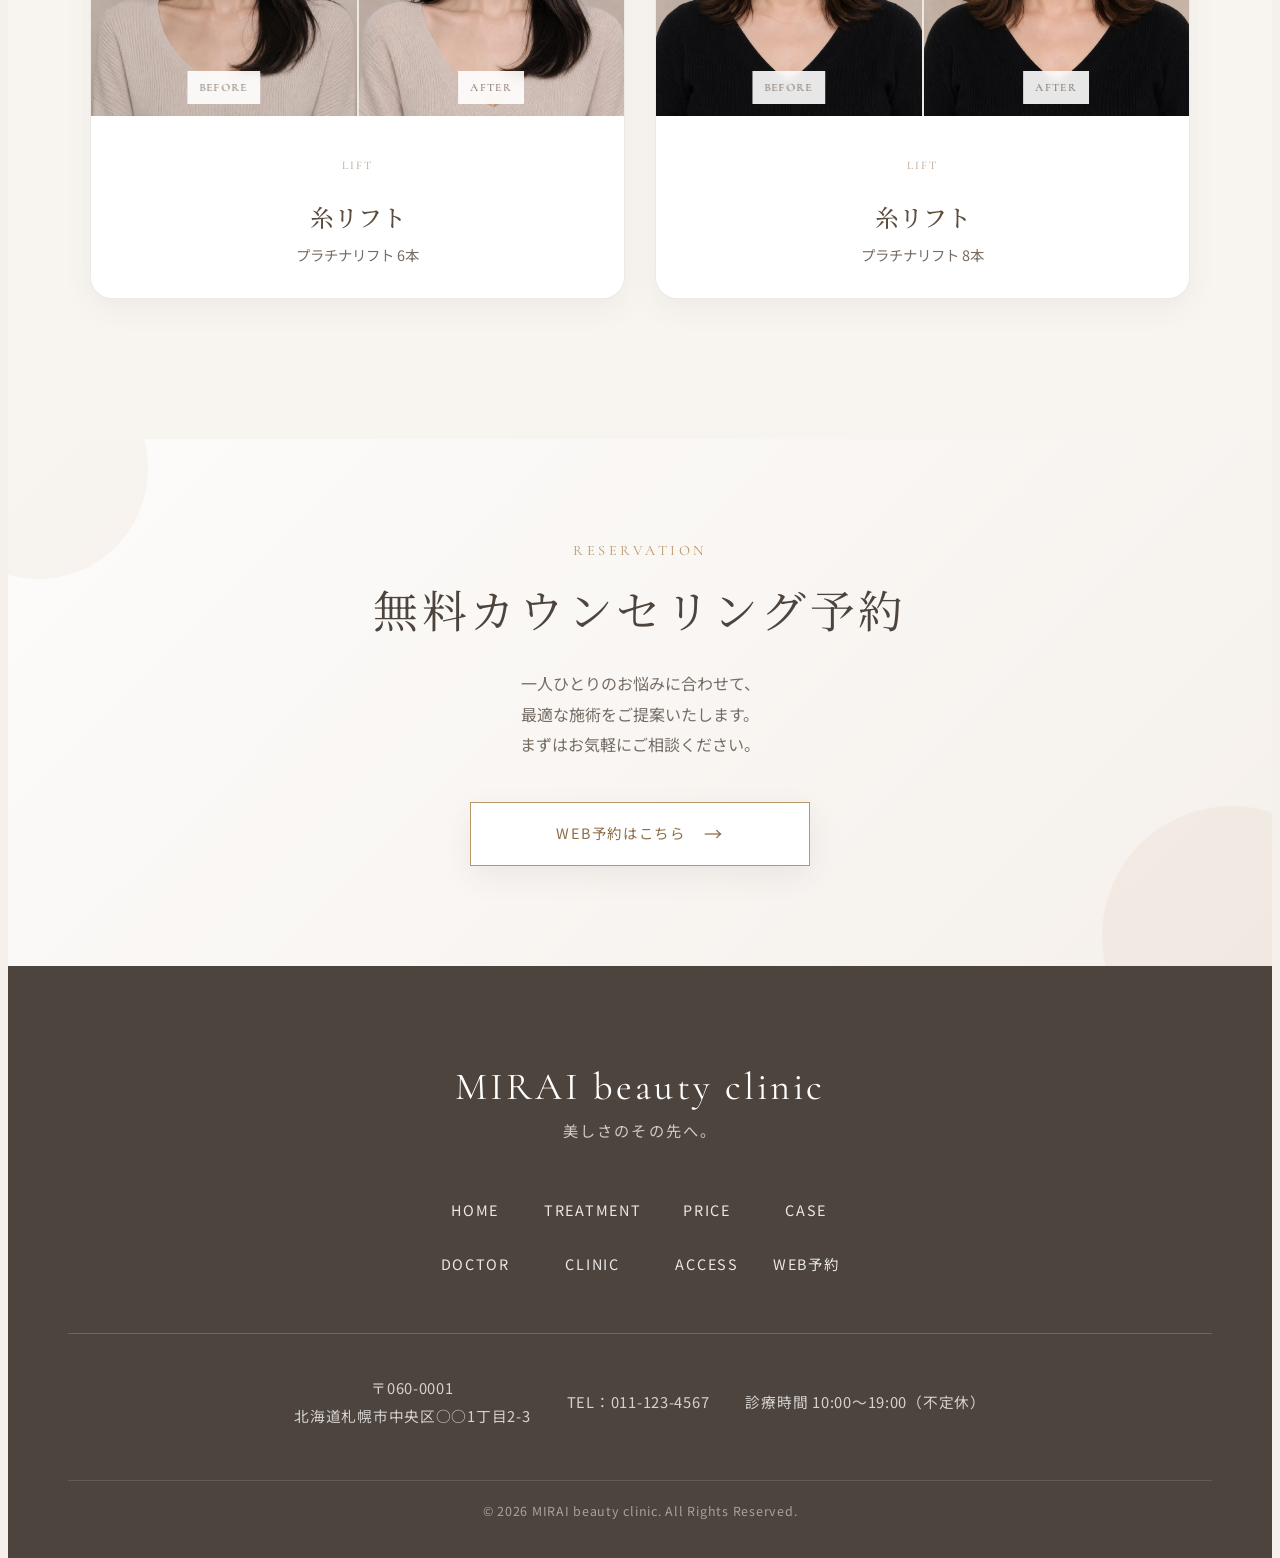
<file: case.html>
<!doctype html>
<html lang="ja">
    <head>
        <meta charset="UTF-8" />
        <!-- スマホ表示に必要 -->
        <meta name="viewport" content="width=device-width, initial-scale=1.0" />
        <title>MIRAI beauty clinic</title>
        <link rel="preconnect" href="https://fonts.googleapis.com" />
        <link rel="preconnect" href="https://fonts.gstatic.com" crossorigin />

        <link
            href="https://fonts.googleapis.com/css2?family=Cormorant+Garamond:wght@400;500;600&family=Noto+Sans+JP:wght@400;500;600&family=Noto+Serif+JP:wght@400;500;600&display=swap"
            rel="stylesheet"
        />
        <link rel="stylesheet" href="./css/reset.css" />
        <link rel="stylesheet" href="./css/mirai.css" />
        <link rel="icon" type="image/png" href="./images/mirai-favicon.png" sizes="32x32" />
    </head>

    <body>
        <!-- ヘッダー -->

        <header class="header">
            <div class="header__inner">
                <!-- ロゴ -->
                <a href="mirai.html" class="header__logo">
                    <span class="header__logo-main">MIRAI</span>
                    <span class="header__logo-sub">beauty clinic</span>
                </a>

                <!-- スマホ用ハンバーガーメニュー -->
                <input type="checkbox" id="menu-toggle" class="header__menu-toggle" />

                <label for="menu-toggle" class="header__menu-button">
                    <!-- 三本線 -->
                    <span class="header__menu-lines">
                        <span class="header__menu-line"></span>
                        <span class="header__menu-line"></span>
                        <span class="header__menu-line"></span>
                    </span>

                    <!-- MENUの文字 -->
                    <span class="header__menu-text">MENU</span>
                </label>

                <!-- ナビゲーション -->

                <nav class="header__nav">
                    <ul class="header__nav-list">
                        <li class="header__nav-item">
                            <details class="header__dropdown">
                                <summary class="header__nav-link">HOME</summary>
                                <div class="header__dropdown-content">
                                    <a href="mirai.html" class="header__dropdown-link">ホーム</a>
                                </div>
                            </details>
                        </li>
                        <li class="header__nav-item">
                            <details class="header__dropdown">
                                <summary class="header__nav-link">TREATMENT</summary>
                                <div class="header__dropdown-content">
                                    <a href="treatment.html" class="header__dropdown-link">
                                        施術一覧
                                    </a>
                                    <a href="price.html" class="header__dropdown-link">
                                        料金一覧
                                    </a>
                                    <a
                                        href="treatment.html#double-eyelid"
                                        class="header__dropdown-link"
                                    >
                                        二重整形
                                    </a>
                                    <a
                                        href="treatment.html#under-eye"
                                        class="header__dropdown-link"
                                    >
                                        クマ取り
                                    </a>
                                    <a href="treatment.html#lip" class="header__dropdown-link">
                                        Cカールリップ
                                    </a>
                                    <a href="treatment.html#skin" class="header__dropdown-link">
                                        美肌
                                    </a>

                                    <a
                                        href="treatment.html#small-face"
                                        class="header__dropdown-link"
                                    >
                                        小顔
                                    </a>

                                    <a
                                        href="treatment.html#thread-lift"
                                        class="header__dropdown-link"
                                    >
                                        糸リフト
                                    </a>
                                </div>
                            </details>
                        </li>
                        <li class="header__nav-item">
                            <details class="header__dropdown">
                                <summary class="header__nav-link">CASE</summary>
                                <div class="header__dropdown-content">
                                    <a href="case.html" class="header__dropdown-link"> 症例写真 </a>
                                </div>
                            </details>
                        </li>
                        <li class="header__nav-item">
                            <details class="header__dropdown">
                                <summary class="header__nav-link">DOCTOR</summary>
                                <div class="header__dropdown-content">
                                    <a href="doctor.html" class="header__dropdown-link">
                                        医師紹介
                                    </a>
                                </div>
                            </details>
                        </li>
                        <li class="header__nav-item">
                            <details class="header__dropdown">
                                <summary class="header__nav-link">CLINIC</summary>
                                <div class="header__dropdown-content">
                                    <a href="clinic.html" class="header__dropdown-link">
                                        クリニック紹介
                                    </a>
                                </div>
                            </details>
                        </li>
                        <li class="header__nav-item">
                            <details class="header__dropdown">
                                <summary class="header__nav-link">ACCESS</summary>
                                <div class="header__dropdown-content">
                                    <a href="access.html" class="header__dropdown-link">
                                        アクセス
                                    </a>
                                </div>
                            </details>
                        </li>
                        <li class="header__nav-item header__nav-item--reservation">
                            <a
                                href="reservation.html"
                                class="header__nav-link header__nav-link--reservation"
                            >
                                WEB予約
                            </a>
                        </li>
                    </ul>
                </nav>
            </div>
        </header>

        <!-- ここからトップページの内容を追加していく -->

        <main class="case-main">
            <!-- PAGE HERO -->
            <section class="page-hero">
                <div class="page-hero__image">
                    <img
                        src="images/case-hero.webp"
                        alt="美容クリニックの症例紹介"
                        class="page-hero__photo"
                    />
                </div>

                <div class="page-hero__content">
                    <h1 class="page-hero__title">CASE</h1>

                    <span class="page-hero__line" aria-hidden="true"></span>

                    <p class="page-hero__subtitle">症例紹介</p>
                </div>
            </section>
            <!-- ==========================
CASE CATEGORY LIST
========================== -->

            <div class="case-results">
                <section class="case-category">
                    <div class="case-category__inner">
                        <div class="case-category__heading">
                            <p class="case-category__eyebrow">CASE CATEGORY</p>

                            <h2 class="case-category__title">症例カテゴリー</h2>

                            <p class="case-category__lead">
                                気になる施術の症例をご覧いただけます。
                            </p>
                        </div>
                    </div>
                </section>

                <!-- 固定するカテゴリーボタン -->
                <div class="case-category__nav">
                    <!-- ALL -->
                    <div class="case-category__all">
                        <button
                            type="button"
                            class="case-category__button case-category__button--active"
                            data-category="all"
                        >
                            <span class="case-category__english">ALL</span>
                            <span class="case-category__japanese">すべて</span>
                        </button>
                    </div>

                    <!-- CATEGORY LIST -->
                    <div class="case-category__list">
                        <button type="button" class="case-category__button" data-category="eye">
                            <span class="case-category__english">EYE</span>
                            <span class="case-category__japanese">二重整形</span>
                        </button>

                        <button
                            type="button"
                            class="case-category__button"
                            data-category="under-eye"
                        >
                            <span class="case-category__english">UNDER EYE</span>
                            <span class="case-category__japanese">クマ取り</span>
                        </button>

                        <button type="button" class="case-category__button" data-category="lip">
                            <span class="case-category__english">LIP</span>
                            <span class="case-category__japanese">Cカールリップ</span>
                        </button>

                        <button type="button" class="case-category__button" data-category="skin">
                            <span class="case-category__english">SKIN</span>
                            <span class="case-category__japanese">美肌治療</span>
                        </button>

                        <button
                            type="button"
                            class="case-category__button"
                            data-category="face-line"
                        >
                            <span class="case-category__english">FACE LINE</span>
                            <span class="case-category__japanese">小顔</span>
                        </button>

                        <button type="button" class="case-category__button" data-category="lift">
                            <span class="case-category__english">LIFT</span>
                            <span class="case-category__japanese">糸リフト</span>
                        </button>
                    </div>
                </div>

                <!-- ==========================
            CASE GALLERY
            ========================== -->
                <section class="case-gallery" id="case-gallery">
                    <div class="case-gallery__inner">
                        <div class="case-gallery__heading">
                            <p class="case-gallery__eyebrow">CASE GALLERY</p>

                            <h2 class="case-gallery__title">症例一覧</h2>

                            <p class="case-gallery__lead">
                                MIRAI beauty clinicの症例をご紹介します。
                            </p>
                        </div>

                        <div class="case-gallery__list">
                            <!-- ==========================
                        EYE 二重整形
                        ========================== -->

                            <article class="case-gallery__card" data-category="eye">
                                <div class="case-gallery__images">
                                    <figure class="case-gallery__image-box">
                                        <img
                                            class="case-gallery__image"
                                            src="images/case-eye-01-before.webp"
                                            alt="埋没法2点留めの施術前"
                                        />
                                        <figcaption class="case-gallery__label">BEFORE</figcaption>
                                    </figure>

                                    <figure class="case-gallery__image-box">
                                        <img
                                            class="case-gallery__image"
                                            src="images/case-eye-01-after.webp"
                                            alt="埋没法2点留めの施術後"
                                        />
                                        <figcaption class="case-gallery__label">AFTER</figcaption>
                                    </figure>
                                </div>

                                <div class="case-gallery__body">
                                    <p class="case-gallery__category">EYE</p>
                                    <h3 class="case-gallery__name">二重整形</h3>
                                    <p class="case-gallery__treatment">埋没法 2点留め</p>
                                </div>
                            </article>

                            <article class="case-gallery__card" data-category="eye">
                                <div class="case-gallery__images">
                                    <figure class="case-gallery__image-box">
                                        <img
                                            class="case-gallery__image"
                                            src="images/case-eye-02-before.webp"
                                            alt="埋没法3点留めの施術前"
                                        />
                                        <figcaption class="case-gallery__label">BEFORE</figcaption>
                                    </figure>

                                    <figure class="case-gallery__image-box">
                                        <img
                                            class="case-gallery__image"
                                            src="images/case-eye-02-after.webp"
                                            alt="埋没法3点留めの施術後"
                                        />
                                        <figcaption class="case-gallery__label">AFTER</figcaption>
                                    </figure>
                                </div>

                                <div class="case-gallery__body">
                                    <p class="case-gallery__category">EYE</p>
                                    <h3 class="case-gallery__name">二重整形</h3>
                                    <p class="case-gallery__treatment">埋没法 3点留め</p>
                                </div>
                            </article>

                            <article class="case-gallery__card" data-category="eye">
                                <div class="case-gallery__images">
                                    <figure class="case-gallery__image-box">
                                        <img
                                            class="case-gallery__image"
                                            src="images/case-eye-03-before.webp"
                                            alt="自然癒着法の施術前"
                                        />
                                        <figcaption class="case-gallery__label">BEFORE</figcaption>
                                    </figure>

                                    <figure class="case-gallery__image-box">
                                        <img
                                            class="case-gallery__image"
                                            src="images/case-eye-03-after.webp"
                                            alt="自然癒着法の施術後"
                                        />
                                        <figcaption class="case-gallery__label">AFTER</figcaption>
                                    </figure>
                                </div>

                                <div class="case-gallery__body">
                                    <p class="case-gallery__category">EYE</p>
                                    <h3 class="case-gallery__name">二重整形</h3>
                                    <p class="case-gallery__treatment">自然癒着法</p>
                                </div>
                            </article>

                            <article class="case-gallery__card" data-category="eye">
                                <div class="case-gallery__images">
                                    <figure class="case-gallery__image-box">
                                        <img
                                            class="case-gallery__image"
                                            src="images/case-eye-04-before.webp"
                                            alt="埋没法プレミアムの施術前"
                                        />
                                        <figcaption class="case-gallery__label">BEFORE</figcaption>
                                    </figure>

                                    <figure class="case-gallery__image-box">
                                        <img
                                            class="case-gallery__image"
                                            src="images/case-eye-04-after.webp"
                                            alt="埋没法プレミアムの施術後"
                                        />
                                        <figcaption class="case-gallery__label">AFTER</figcaption>
                                    </figure>
                                </div>

                                <div class="case-gallery__body">
                                    <p class="case-gallery__category">EYE</p>
                                    <h3 class="case-gallery__name">二重整形</h3>
                                    <p class="case-gallery__treatment">埋没法 プレミアム</p>
                                </div>
                            </article>

                            <!-- ==========================
                        UNDER EYE クマ取り
                        ========================== -->

                            <article class="case-gallery__card" data-category="under-eye">
                                <div class="case-gallery__images">
                                    <figure class="case-gallery__image-box">
                                        <img
                                            class="case-gallery__image"
                                            src="images/case-under-eye-01-before.webp"
                                            alt="目の下の脂肪除去の施術前"
                                        />
                                        <figcaption class="case-gallery__label">BEFORE</figcaption>
                                    </figure>

                                    <figure class="case-gallery__image-box">
                                        <img
                                            class="case-gallery__image"
                                            src="images/case-under-eye-01-after.webp"
                                            alt="目の下の脂肪除去の施術後"
                                        />
                                        <figcaption class="case-gallery__label">AFTER</figcaption>
                                    </figure>
                                </div>

                                <div class="case-gallery__body">
                                    <p class="case-gallery__category">UNDER EYE</p>
                                    <h3 class="case-gallery__name">クマ取り</h3>
                                    <p class="case-gallery__treatment">目の下の脂肪除去</p>
                                </div>
                            </article>

                            <article class="case-gallery__card" data-category="under-eye">
                                <div class="case-gallery__images">
                                    <figure class="case-gallery__image-box">
                                        <img
                                            class="case-gallery__image"
                                            src="images/case-under-eye-02-before.webp"
                                            alt="クマ取りスタンダードの施術前"
                                        />
                                        <figcaption class="case-gallery__label">BEFORE</figcaption>
                                    </figure>

                                    <figure class="case-gallery__image-box">
                                        <img
                                            class="case-gallery__image"
                                            src="images/case-under-eye-02-after.webp"
                                            alt="クマ取りスタンダードの施術後"
                                        />
                                        <figcaption class="case-gallery__label">AFTER</figcaption>
                                    </figure>
                                </div>

                                <div class="case-gallery__body">
                                    <p class="case-gallery__category">UNDER EYE</p>
                                    <h3 class="case-gallery__name">クマ取り</h3>
                                    <p class="case-gallery__treatment">クマ取り スタンダード</p>
                                </div>
                            </article>

                            <article class="case-gallery__card" data-category="under-eye">
                                <div class="case-gallery__images">
                                    <figure class="case-gallery__image-box">
                                        <img
                                            class="case-gallery__image"
                                            src="images/case-under-eye-03-before.webp"
                                            alt="脂肪注入併用クマ取りの施術前"
                                        />
                                        <figcaption class="case-gallery__label">BEFORE</figcaption>
                                    </figure>

                                    <figure class="case-gallery__image-box">
                                        <img
                                            class="case-gallery__image"
                                            src="images/case-under-eye-03-after.webp"
                                            alt="脂肪注入併用クマ取りの施術後"
                                        />
                                        <figcaption class="case-gallery__label">AFTER</figcaption>
                                    </figure>
                                </div>

                                <div class="case-gallery__body">
                                    <p class="case-gallery__category">UNDER EYE</p>
                                    <h3 class="case-gallery__name">クマ取り</h3>
                                    <p class="case-gallery__treatment">脂肪注入併用</p>
                                </div>
                            </article>

                            <article class="case-gallery__card" data-category="under-eye">
                                <div class="case-gallery__images">
                                    <figure class="case-gallery__image-box">
                                        <img
                                            class="case-gallery__image"
                                            src="images/case-under-eye-04-before.webp"
                                            alt="クマ取りプレミアムの施術前"
                                        />
                                        <figcaption class="case-gallery__label">BEFORE</figcaption>
                                    </figure>

                                    <figure class="case-gallery__image-box">
                                        <img
                                            class="case-gallery__image"
                                            src="images/case-under-eye-04-after.webp"
                                            alt="クマ取りプレミアムの施術後"
                                        />
                                        <figcaption class="case-gallery__label">AFTER</figcaption>
                                    </figure>
                                </div>

                                <div class="case-gallery__body">
                                    <p class="case-gallery__category">UNDER EYE</p>
                                    <h3 class="case-gallery__name">クマ取り</h3>
                                    <p class="case-gallery__treatment">クマ取り プレミアム</p>
                                </div>
                            </article>

                            <!-- ==========================
                        LIP Cカールリップ
                        ========================== -->

                            <article class="case-gallery__card" data-category="lip">
                                <div class="case-gallery__images">
                                    <figure class="case-gallery__image-box">
                                        <img
                                            class="case-gallery__image"
                                            src="images/case-lip-01-before.webp"
                                            alt="Cカールリップの施術前"
                                        />
                                        <figcaption class="case-gallery__label">BEFORE</figcaption>
                                    </figure>

                                    <figure class="case-gallery__image-box">
                                        <img
                                            class="case-gallery__image"
                                            src="images/case-lip-01-after.webp"
                                            alt="Cカールリップの施術後"
                                        />
                                        <figcaption class="case-gallery__label">AFTER</figcaption>
                                    </figure>
                                </div>

                                <div class="case-gallery__body">
                                    <p class="case-gallery__category">LIP</p>
                                    <h3 class="case-gallery__name">Cカールリップ</h3>
                                    <p class="case-gallery__treatment">ヒアルロン酸注入</p>
                                </div>
                            </article>

                            <article class="case-gallery__card" data-category="lip">
                                <div class="case-gallery__images">
                                    <figure class="case-gallery__image-box">
                                        <img
                                            class="case-gallery__image"
                                            src="images/case-lip-02-before.webp"
                                            alt="リップヒアルロン酸の施術前"
                                        />
                                        <figcaption class="case-gallery__label">BEFORE</figcaption>
                                    </figure>

                                    <figure class="case-gallery__image-box">
                                        <img
                                            class="case-gallery__image"
                                            src="images/case-lip-02-after.webp"
                                            alt="リップヒアルロン酸の施術後"
                                        />
                                        <figcaption class="case-gallery__label">AFTER</figcaption>
                                    </figure>
                                </div>

                                <div class="case-gallery__body">
                                    <p class="case-gallery__category">LIP</p>
                                    <h3 class="case-gallery__name">Cカールリップ</h3>
                                    <p class="case-gallery__treatment">ボリフト 1cc</p>
                                </div>
                            </article>

                            <article class="case-gallery__card" data-category="lip">
                                <div class="case-gallery__images">
                                    <figure class="case-gallery__image-box">
                                        <img
                                            class="case-gallery__image"
                                            src="images/case-lip-03-before.webp"
                                            alt="唇と口角のヒアルロン酸注入前"
                                        />
                                        <figcaption class="case-gallery__label">BEFORE</figcaption>
                                    </figure>

                                    <figure class="case-gallery__image-box">
                                        <img
                                            class="case-gallery__image"
                                            src="images/case-lip-03-after.webp"
                                            alt="唇と口角のヒアルロン酸注入後"
                                        />
                                        <figcaption class="case-gallery__label">AFTER</figcaption>
                                    </figure>
                                </div>

                                <div class="case-gallery__body">
                                    <p class="case-gallery__category">LIP</p>
                                    <h3 class="case-gallery__name">Cカールリップ</h3>
                                    <p class="case-gallery__treatment">唇＋口角ヒアルロン酸</p>
                                </div>
                            </article>

                            <article class="case-gallery__card" data-category="lip">
                                <div class="case-gallery__images">
                                    <figure class="case-gallery__image-box">
                                        <img
                                            class="case-gallery__image"
                                            src="images/case-lip-04-before.webp"
                                            alt="人中短縮リップの施術前"
                                        />
                                        <figcaption class="case-gallery__label">BEFORE</figcaption>
                                    </figure>

                                    <figure class="case-gallery__image-box">
                                        <img
                                            class="case-gallery__image"
                                            src="images/case-lip-04-after.webp"
                                            alt="人中短縮リップの施術後"
                                        />
                                        <figcaption class="case-gallery__label">AFTER</figcaption>
                                    </figure>
                                </div>

                                <div class="case-gallery__body">
                                    <p class="case-gallery__category">LIP</p>
                                    <h3 class="case-gallery__name">Cカールリップ</h3>
                                    <p class="case-gallery__treatment">人中短縮デザイン</p>
                                </div>
                            </article>

                            <!-- ==========================
                        SKIN 美肌治療
                        ========================== -->

                            <article class="case-gallery__card" data-category="skin">
                                <div class="case-gallery__images">
                                    <figure class="case-gallery__image-box">
                                        <img
                                            class="case-gallery__image"
                                            src="images/case-skin-01-before.webp"
                                            alt="フォトフェイシャルの施術前"
                                        />
                                        <figcaption class="case-gallery__label">BEFORE</figcaption>
                                    </figure>

                                    <figure class="case-gallery__image-box">
                                        <img
                                            class="case-gallery__image"
                                            src="images/case-skin-01-after.webp"
                                            alt="フォトフェイシャルの施術後"
                                        />
                                        <figcaption class="case-gallery__label">AFTER</figcaption>
                                    </figure>
                                </div>

                                <div class="case-gallery__body">
                                    <p class="case-gallery__category">SKIN</p>
                                    <h3 class="case-gallery__name">美肌治療</h3>
                                    <p class="case-gallery__treatment">フォトフェイシャル</p>
                                </div>
                            </article>

                            <article class="case-gallery__card" data-category="skin">
                                <div class="case-gallery__images">
                                    <figure class="case-gallery__image-box">
                                        <img
                                            class="case-gallery__image"
                                            src="images/case-skin-02-before.webp"
                                            alt="ピコトーニングの施術前"
                                        />
                                        <figcaption class="case-gallery__label">BEFORE</figcaption>
                                    </figure>

                                    <figure class="case-gallery__image-box">
                                        <img
                                            class="case-gallery__image"
                                            src="images/case-skin-02-after.webp"
                                            alt="ピコトーニングの施術後"
                                        />
                                        <figcaption class="case-gallery__label">AFTER</figcaption>
                                    </figure>
                                </div>

                                <div class="case-gallery__body">
                                    <p class="case-gallery__category">SKIN</p>
                                    <h3 class="case-gallery__name">美肌治療</h3>
                                    <p class="case-gallery__treatment">ピコトーニング</p>
                                </div>
                            </article>

                            <article class="case-gallery__card" data-category="skin">
                                <div class="case-gallery__images">
                                    <figure class="case-gallery__image-box">
                                        <img
                                            class="case-gallery__image"
                                            src="images/case-skin-03-before.webp"
                                            alt="ダーマペンの施術前"
                                        />
                                        <figcaption class="case-gallery__label">BEFORE</figcaption>
                                    </figure>

                                    <figure class="case-gallery__image-box">
                                        <img
                                            class="case-gallery__image"
                                            src="images/case-skin-03-after.webp"
                                            alt="ダーマペンの施術後"
                                        />
                                        <figcaption class="case-gallery__label">AFTER</figcaption>
                                    </figure>
                                </div>

                                <div class="case-gallery__body">
                                    <p class="case-gallery__category">SKIN</p>
                                    <h3 class="case-gallery__name">美肌治療</h3>
                                    <p class="case-gallery__treatment">ダーマペン</p>
                                </div>
                            </article>

                            <article class="case-gallery__card" data-category="skin">
                                <div class="case-gallery__images">
                                    <figure class="case-gallery__image-box">
                                        <img
                                            class="case-gallery__image"
                                            src="images/case-skin-04-before.webp"
                                            alt="水光注射の施術前"
                                        />
                                        <figcaption class="case-gallery__label">BEFORE</figcaption>
                                    </figure>

                                    <figure class="case-gallery__image-box">
                                        <img
                                            class="case-gallery__image"
                                            src="images/case-skin-04-after.webp"
                                            alt="水光注射の施術後"
                                        />
                                        <figcaption class="case-gallery__label">AFTER</figcaption>
                                    </figure>
                                </div>

                                <div class="case-gallery__body">
                                    <p class="case-gallery__category">SKIN</p>
                                    <h3 class="case-gallery__name">美肌治療</h3>
                                    <p class="case-gallery__treatment">水光注射</p>
                                </div>
                            </article>

                            <!-- ==========================
                        FACE LINE 小顔
                        ========================== -->

                            <article class="case-gallery__card" data-category="face-line">
                                <div class="case-gallery__images">
                                    <figure class="case-gallery__image-box">
                                        <img
                                            class="case-gallery__image"
                                            src="images/case-face-line-01-before.webp"
                                            alt="エラボトックスの施術前"
                                        />
                                        <figcaption class="case-gallery__label">BEFORE</figcaption>
                                    </figure>

                                    <figure class="case-gallery__image-box">
                                        <img
                                            class="case-gallery__image"
                                            src="images/case-face-line-01-after.webp"
                                            alt="エラボトックスの施術後"
                                        />
                                        <figcaption class="case-gallery__label">AFTER</figcaption>
                                    </figure>
                                </div>

                                <div class="case-gallery__body">
                                    <p class="case-gallery__category">FACE LINE</p>
                                    <h3 class="case-gallery__name">小顔</h3>
                                    <p class="case-gallery__treatment">エラボトックス</p>
                                </div>
                            </article>

                            <article class="case-gallery__card" data-category="face-line">
                                <div class="case-gallery__images">
                                    <figure class="case-gallery__image-box">
                                        <img
                                            class="case-gallery__image"
                                            src="images/case-face-line-02-before.webp"
                                            alt="顎下脂肪吸引の施術前"
                                        />
                                        <figcaption class="case-gallery__label">BEFORE</figcaption>
                                    </figure>

                                    <figure class="case-gallery__image-box">
                                        <img
                                            class="case-gallery__image"
                                            src="images/case-face-line-02-after.webp"
                                            alt="顎下脂肪吸引の施術後"
                                        />
                                        <figcaption class="case-gallery__label">AFTER</figcaption>
                                    </figure>
                                </div>

                                <div class="case-gallery__body">
                                    <p class="case-gallery__category">FACE LINE</p>
                                    <h3 class="case-gallery__name">小顔</h3>
                                    <p class="case-gallery__treatment">顎下脂肪吸引</p>
                                </div>
                            </article>

                            <article class="case-gallery__card" data-category="face-line">
                                <div class="case-gallery__images">
                                    <figure class="case-gallery__image-box">
                                        <img
                                            class="case-gallery__image"
                                            src="images/case-face-line-03-before.webp"
                                            alt="頬脂肪吸引の施術前"
                                        />
                                        <figcaption class="case-gallery__label">BEFORE</figcaption>
                                    </figure>

                                    <figure class="case-gallery__image-box">
                                        <img
                                            class="case-gallery__image"
                                            src="images/case-face-line-03-after.webp"
                                            alt="頬脂肪吸引の施術後"
                                        />
                                        <figcaption class="case-gallery__label">AFTER</figcaption>
                                    </figure>
                                </div>

                                <div class="case-gallery__body">
                                    <p class="case-gallery__category">FACE LINE</p>
                                    <h3 class="case-gallery__name">小顔</h3>
                                    <p class="case-gallery__treatment">頬脂肪吸引</p>
                                </div>
                            </article>

                            <article class="case-gallery__card" data-category="face-line">
                                <div class="case-gallery__images">
                                    <figure class="case-gallery__image-box">
                                        <img
                                            class="case-gallery__image"
                                            src="images/case-face-line-04-before.webp"
                                            alt="インモードの施術前"
                                        />
                                        <figcaption class="case-gallery__label">BEFORE</figcaption>
                                    </figure>

                                    <figure class="case-gallery__image-box">
                                        <img
                                            class="case-gallery__image"
                                            src="images/case-face-line-04-after.webp"
                                            alt="インモードの施術後"
                                        />
                                        <figcaption class="case-gallery__label">AFTER</figcaption>
                                    </figure>
                                </div>

                                <div class="case-gallery__body">
                                    <p class="case-gallery__category">FACE LINE</p>
                                    <h3 class="case-gallery__name">小顔</h3>
                                    <p class="case-gallery__treatment">インモード</p>
                                </div>
                            </article>

                            <!-- ==========================
                        LIFT 糸リフト
                        ========================== -->

                            <article class="case-gallery__card" data-category="lift">
                                <div class="case-gallery__images">
                                    <figure class="case-gallery__image-box">
                                        <img
                                            class="case-gallery__image"
                                            src="images/case-lift-01-before.webp"
                                            alt="MIRAIリフト4本の施術前"
                                        />
                                        <figcaption class="case-gallery__label">BEFORE</figcaption>
                                    </figure>

                                    <figure class="case-gallery__image-box">
                                        <img
                                            class="case-gallery__image"
                                            src="images/case-lift-01-after.webp"
                                            alt="MIRAIリフト4本の施術後"
                                        />
                                        <figcaption class="case-gallery__label">AFTER</figcaption>
                                    </figure>
                                </div>

                                <div class="case-gallery__body">
                                    <p class="case-gallery__category">LIFT</p>
                                    <h3 class="case-gallery__name">糸リフト</h3>
                                    <p class="case-gallery__treatment">MIRAIリフト 4本</p>
                                </div>
                            </article>

                            <article class="case-gallery__card" data-category="lift">
                                <div class="case-gallery__images">
                                    <figure class="case-gallery__image-box">
                                        <img
                                            class="case-gallery__image"
                                            src="images/case-lift-02-before.webp"
                                            alt="MIRAIリフト6本の施術前"
                                        />
                                        <figcaption class="case-gallery__label">BEFORE</figcaption>
                                    </figure>

                                    <figure class="case-gallery__image-box">
                                        <img
                                            class="case-gallery__image"
                                            src="images/case-lift-02-after.webp"
                                            alt="MIRAIリフト6本の施術後"
                                        />
                                        <figcaption class="case-gallery__label">AFTER</figcaption>
                                    </figure>
                                </div>

                                <div class="case-gallery__body">
                                    <p class="case-gallery__category">LIFT</p>
                                    <h3 class="case-gallery__name">糸リフト</h3>
                                    <p class="case-gallery__treatment">MIRAIリフト 6本</p>
                                </div>
                            </article>

                            <article class="case-gallery__card" data-category="lift">
                                <div class="case-gallery__images">
                                    <figure class="case-gallery__image-box">
                                        <img
                                            class="case-gallery__image"
                                            src="images/case-lift-03-before.webp"
                                            alt="プラチナリフト6本の施術前"
                                        />
                                        <figcaption class="case-gallery__label">BEFORE</figcaption>
                                    </figure>

                                    <figure class="case-gallery__image-box">
                                        <img
                                            class="case-gallery__image"
                                            src="images/case-lift-03-after.webp"
                                            alt="プラチナリフト6本の施術後"
                                        />
                                        <figcaption class="case-gallery__label">AFTER</figcaption>
                                    </figure>
                                </div>

                                <div class="case-gallery__body">
                                    <p class="case-gallery__category">LIFT</p>
                                    <h3 class="case-gallery__name">糸リフト</h3>
                                    <p class="case-gallery__treatment">プラチナリフト 6本</p>
                                </div>
                            </article>

                            <article class="case-gallery__card" data-category="lift">
                                <div class="case-gallery__images">
                                    <figure class="case-gallery__image-box">
                                        <img
                                            class="case-gallery__image"
                                            src="images/case-lift-04-before.webp"
                                            alt="プラチナリフト8本の施術前"
                                        />
                                        <figcaption class="case-gallery__label">BEFORE</figcaption>
                                    </figure>

                                    <figure class="case-gallery__image-box">
                                        <img
                                            class="case-gallery__image"
                                            src="images/case-lift-04-after.webp"
                                            alt="プラチナリフト8本の施術後"
                                        />
                                        <figcaption class="case-gallery__label">AFTER</figcaption>
                                    </figure>
                                </div>

                                <div class="case-gallery__body">
                                    <p class="case-gallery__category">LIFT</p>
                                    <h3 class="case-gallery__name">糸リフト</h3>
                                    <p class="case-gallery__treatment">プラチナリフト 8本</p>
                                </div>
                            </article>
                        </div>
                    </div>
                </section>
            </div>
            <button
                type="button"
                class="case-category-return"
                aria-label="症例カテゴリーを選び直す"
            >
                症例を選ぶ
            </button>

            <!-- ==========================
            RESERVATION
            ========================== -->
            <section class="reservation" id="reservation">
                <div class="reservation__inner">
                    <p class="reservation__eyebrow">RESERVATION</p>

                    <h2 class="reservation__title">無料カウンセリング予約</h2>

                    <p class="reservation__text">
                        一人ひとりのお悩みに合わせて、<br />
                        最適な施術をご提案いたします。<br />
                        まずはお気軽にご相談ください。
                    </p>

                    <a href="reservation.html" class="reservation__button">
                        WEB予約はこちら
                        <span class="reservation__arrow">→</span>
                    </a>
                </div>
            </section>
        </main>

        <footer class="footer">
            <div class="footer__inner">
                <div class="footer__logo">
                    <h2 class="footer__clinic-name">MIRAI beauty clinic</h2>

                    <p class="footer__copy">美しさのその先へ。</p>
                </div>

                <nav class="footer__nav" aria-label="フッターナビゲーション">
                    <ul class="footer__list">
                        <li class="footer__item">
                            <a href="mirai.html" class="footer__link">HOME</a>
                        </li>

                        <li class="footer__item">
                            <a href="treatment.html" class="footer__link">TREATMENT</a>
                        </li>

                        <li class="footer__item">
                            <a href="price.html" class="footer__link">PRICE</a>
                        </li>

                        <li class="footer__item">
                            <a href="case.html" class="footer__link">CASE</a>
                        </li>

                        <li class="footer__item">
                            <a href="doctor.html" class="footer__link">DOCTOR</a>
                        </li>

                        <li class="footer__item">
                            <a href="clinic.html" class="footer__link">CLINIC</a>
                        </li>

                        <li class="footer__item">
                            <a href="access.html" class="footer__link">ACCESS</a>
                        </li>

                        <li class="footer__item">
                            <a href="reservation.html" class="footer__link">WEB予約</a>
                        </li>
                    </ul>
                </nav>

                <div class="footer__info">
                    <p class="footer__address">
                        〒060-0001<br />
                        北海道札幌市中央区○○1丁目2-3
                    </p>

                    <p class="footer__tel">TEL：011-123-4567</p>

                    <p class="footer__time">診療時間 10:00〜19:00（不定休）</p>
                </div>

                <small class="footer__copyright">
                    &copy; 2026 MIRAI beauty clinic. All Rights Reserved.
                </small>
            </div>
        </footer>
        <script src="./js/mirai.js"></script>
    </body>
</html>
</file>
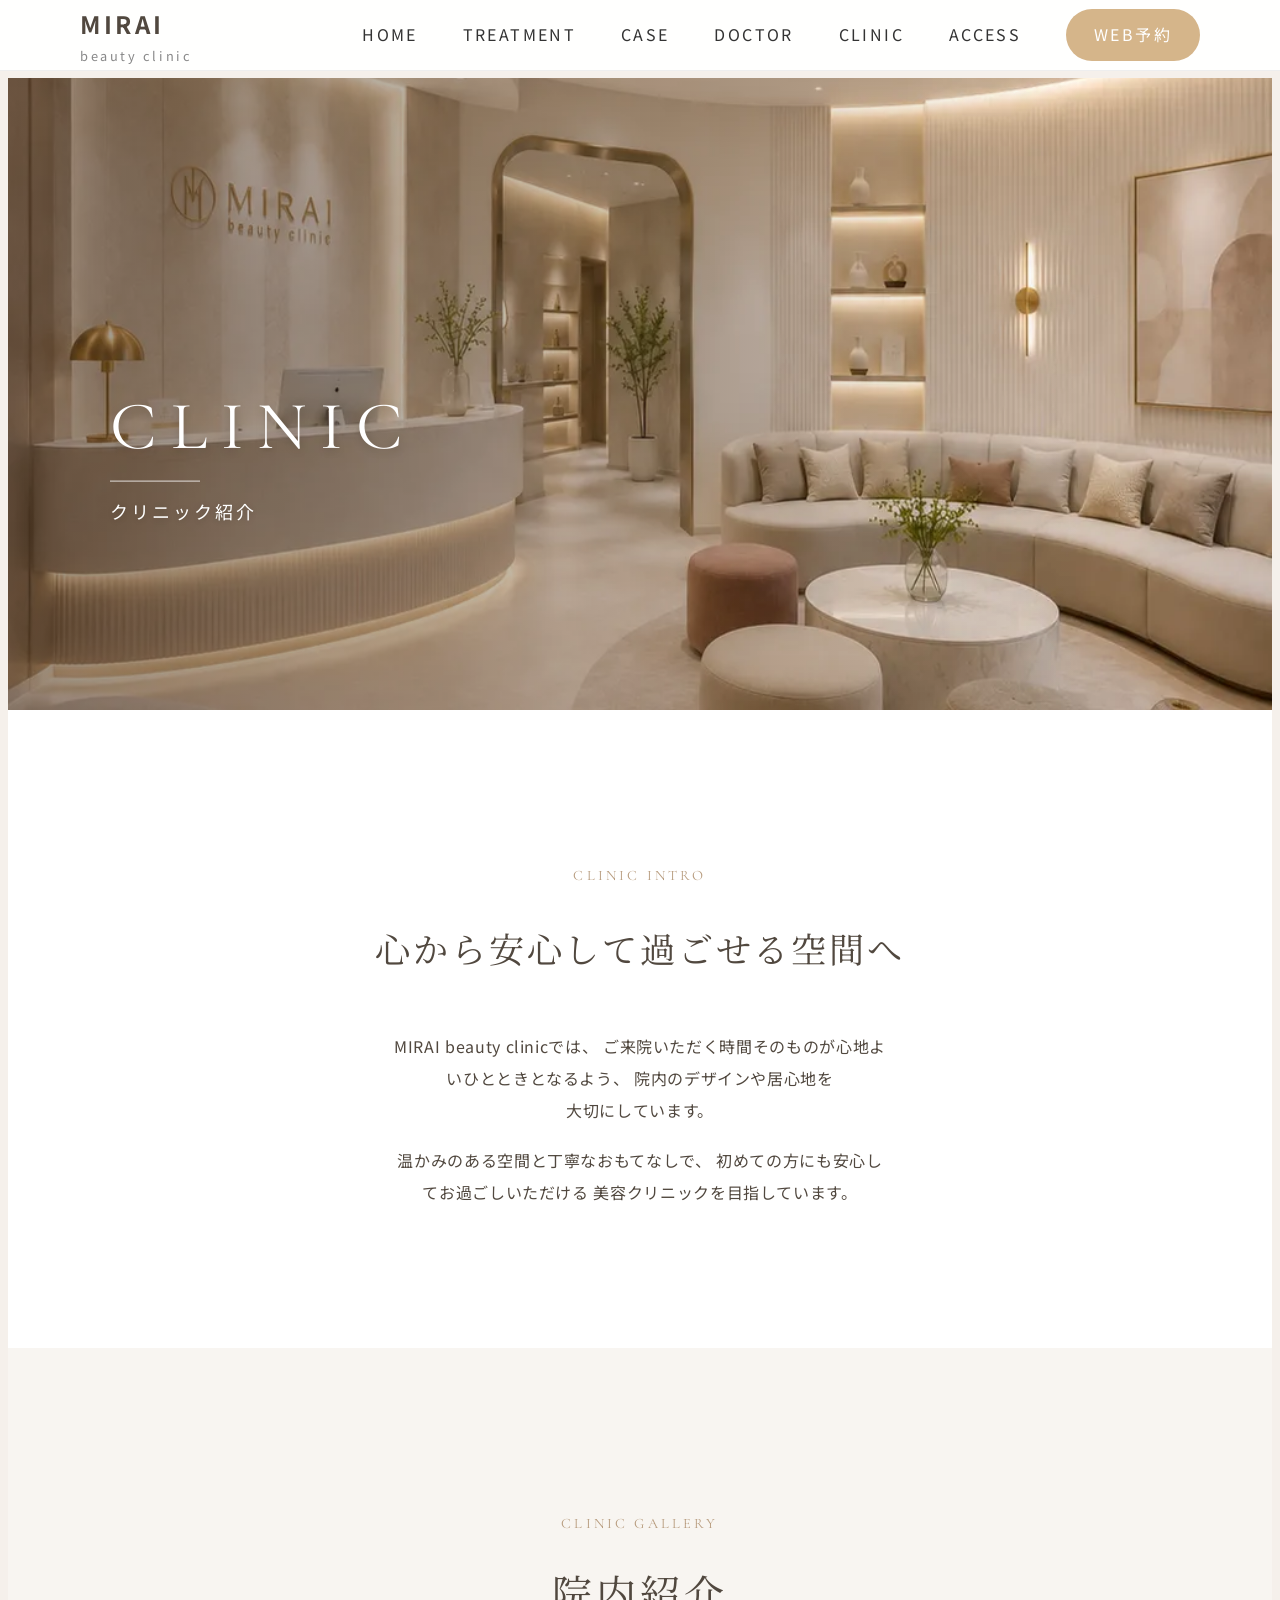
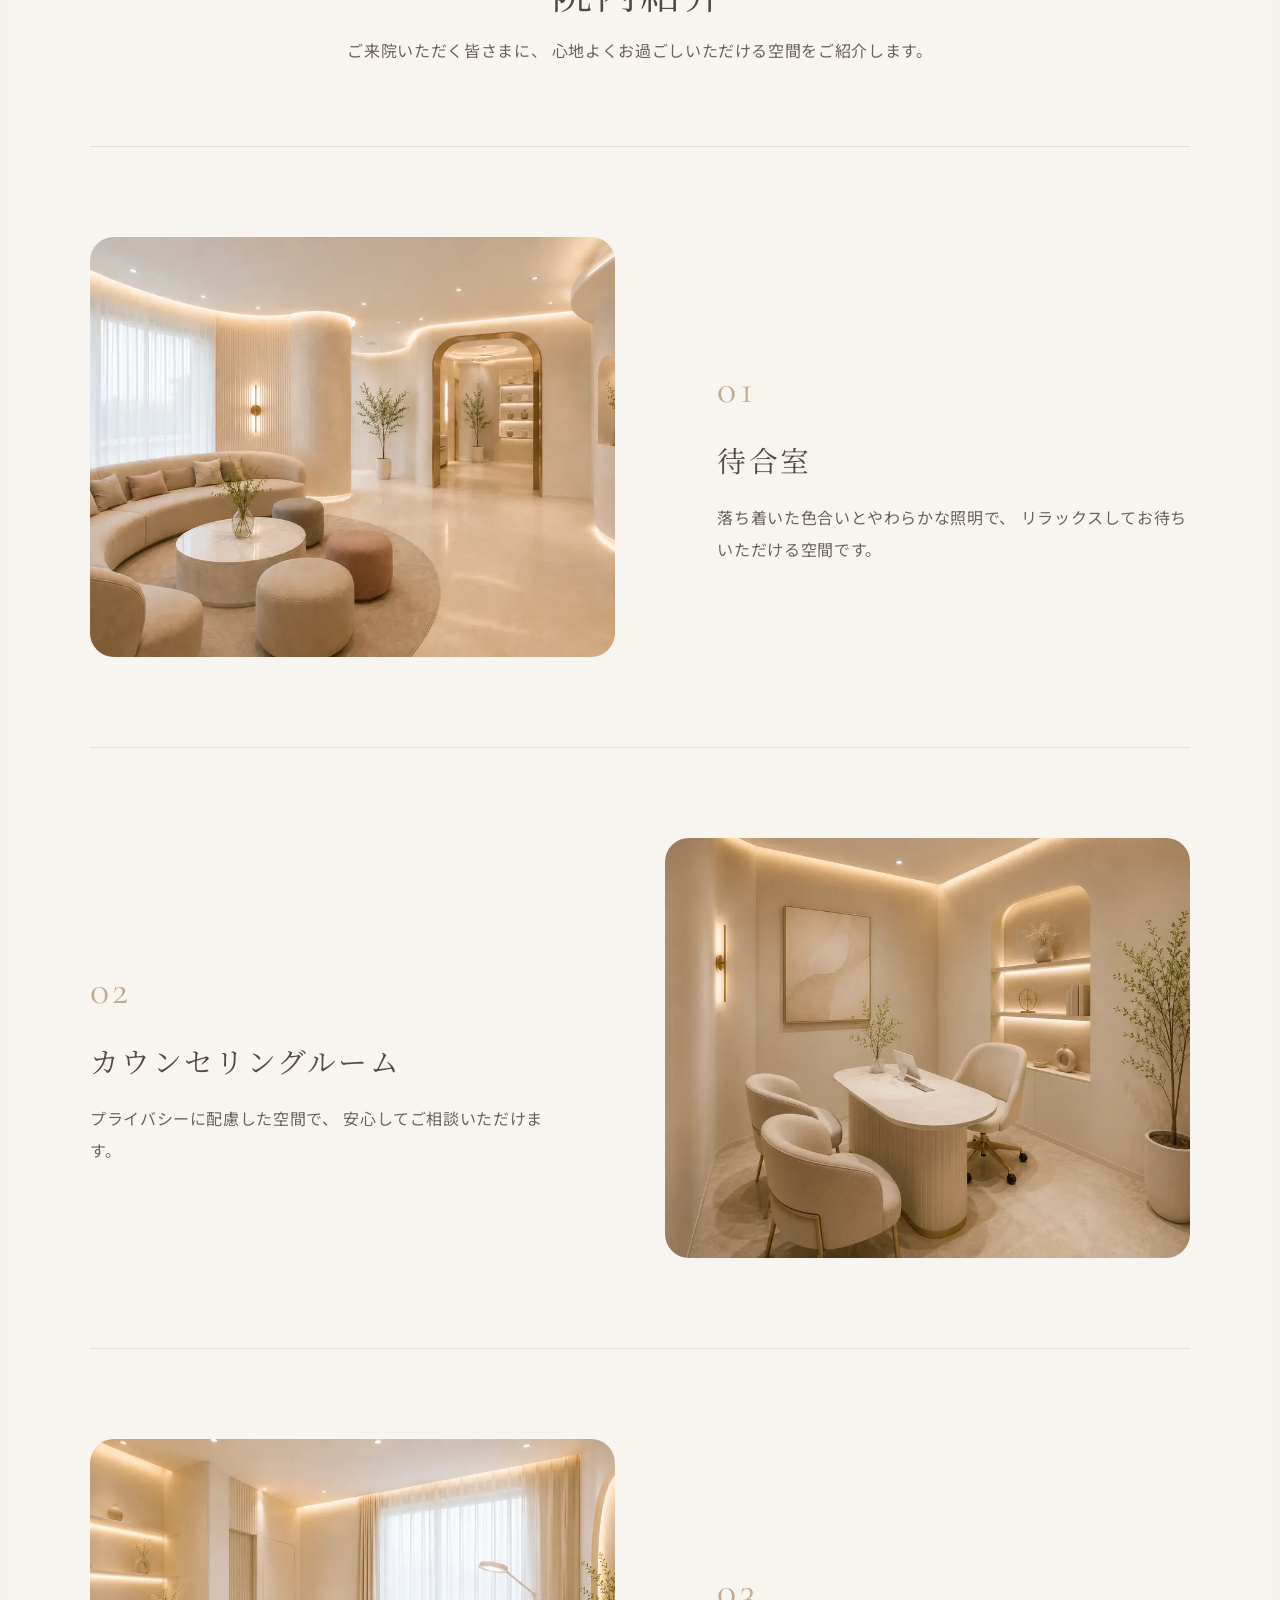
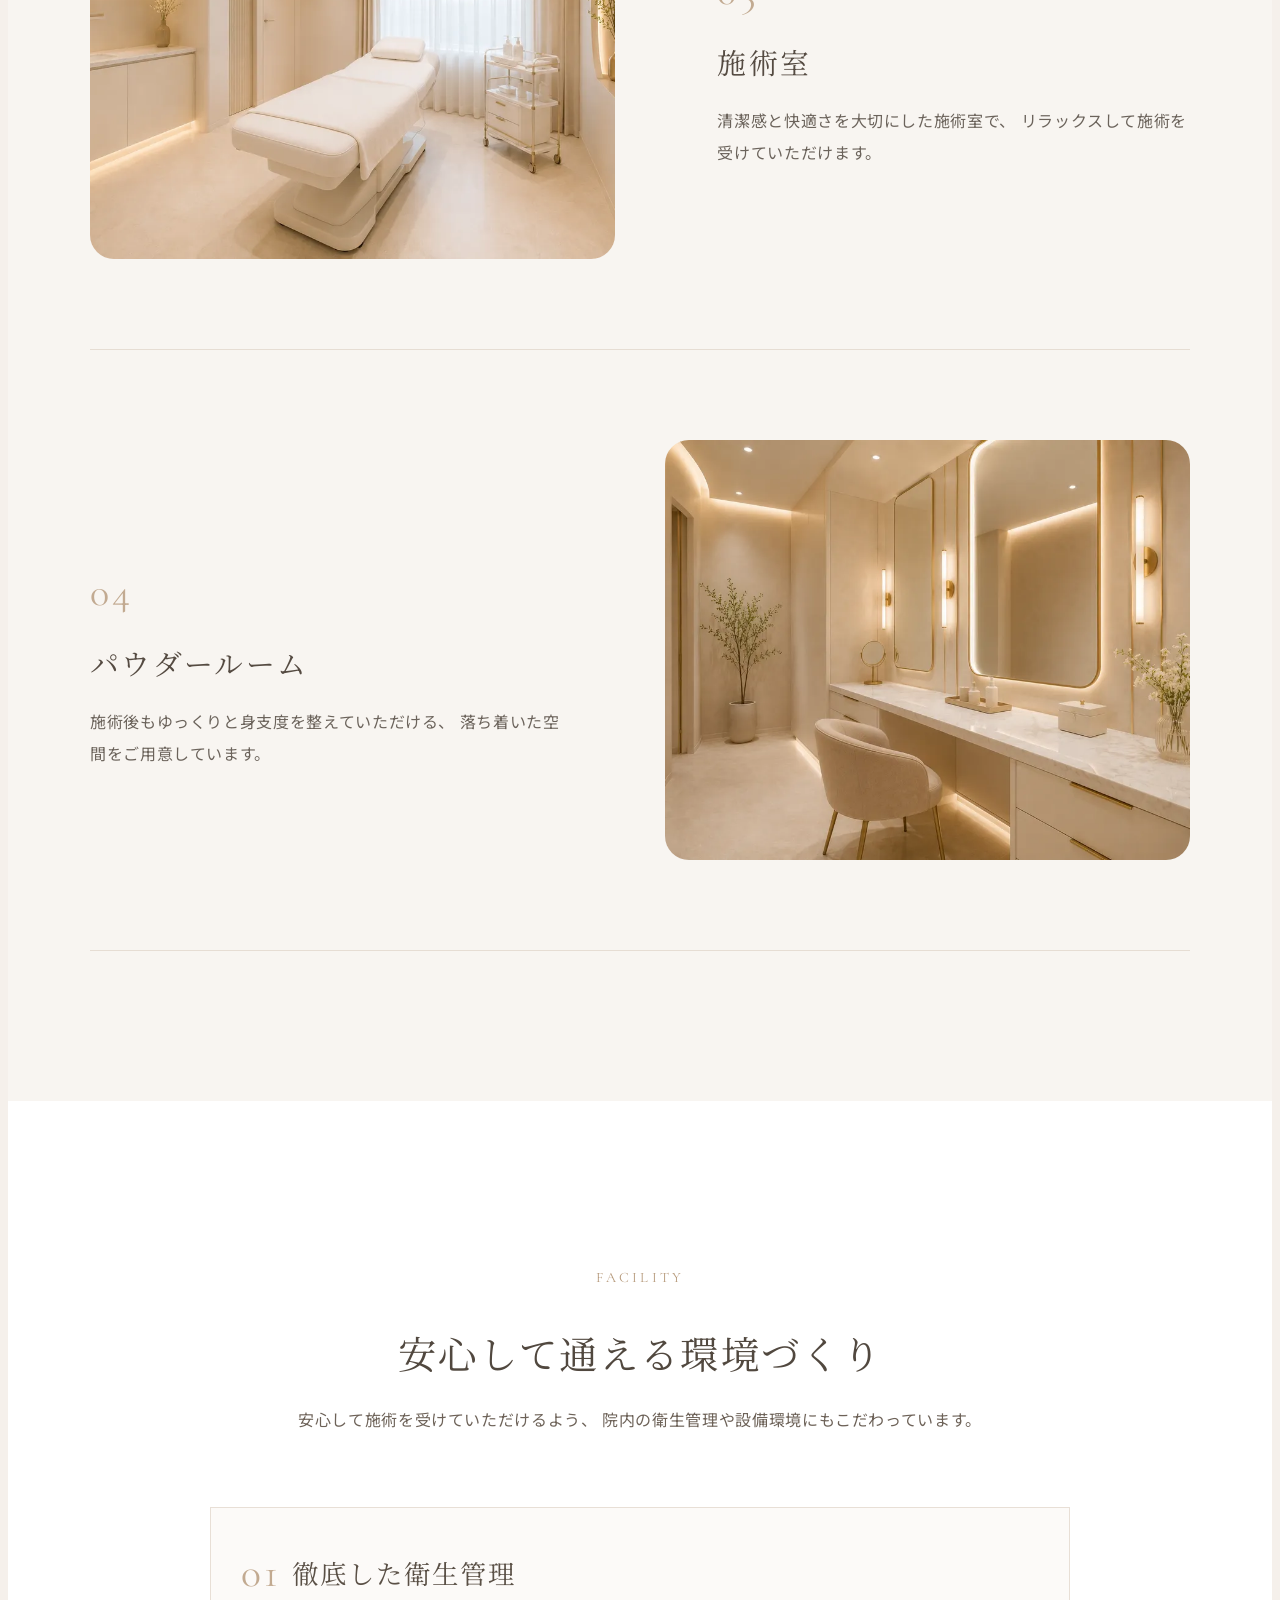
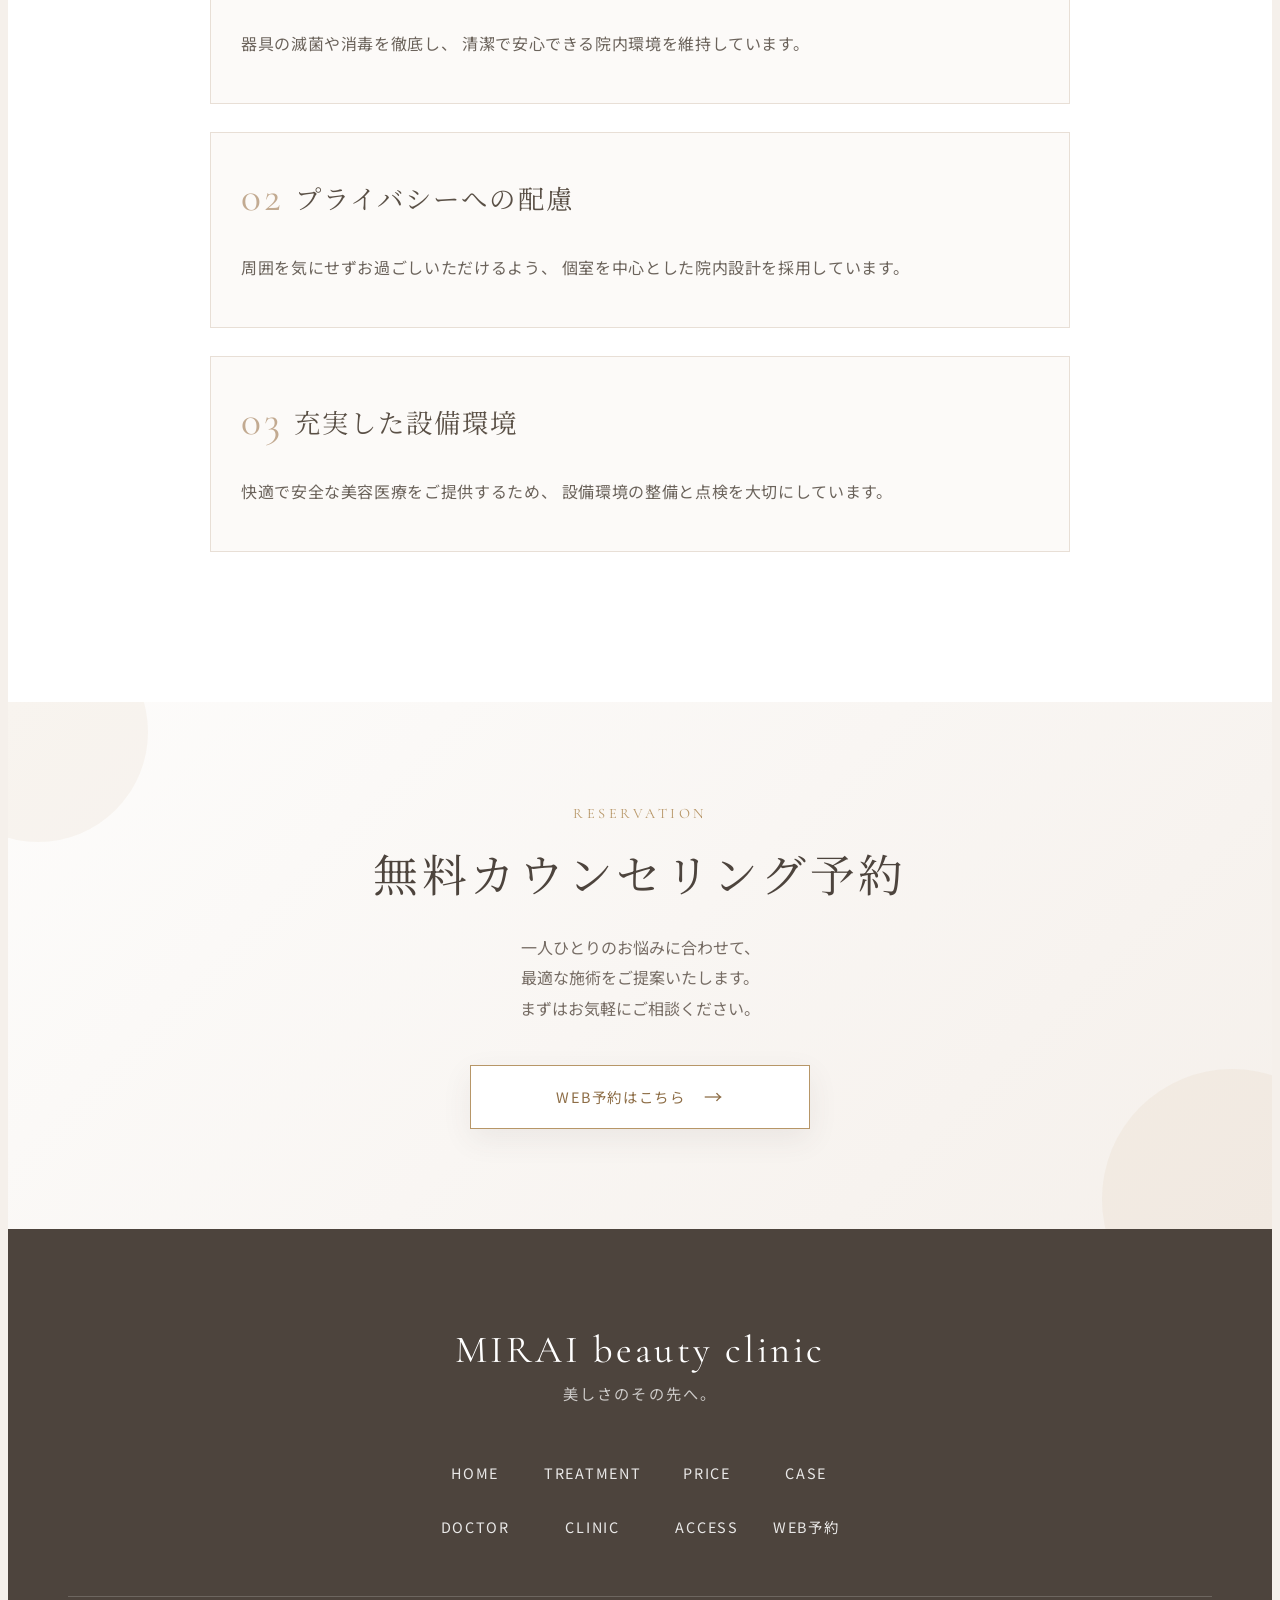
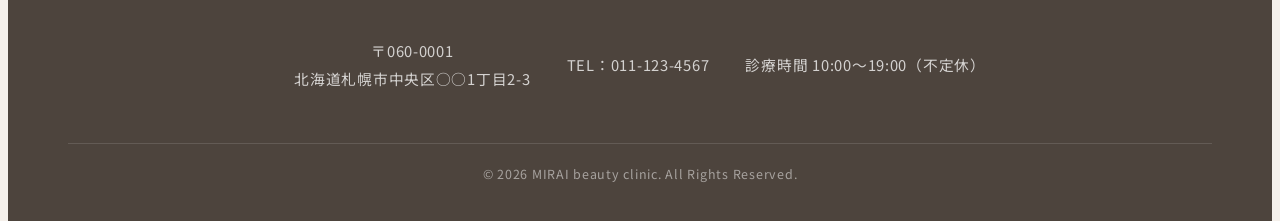
<file: clinic.html>
<!doctype html>
<html lang="ja">
    <head>
        <meta charset="UTF-8" />
        <!-- スマホ表示に必要 -->
        <meta name="viewport" content="width=device-width, initial-scale=1.0" />
        <title>MIRAI beauty clinic</title>
        <link rel="preconnect" href="https://fonts.googleapis.com" />
        <link rel="preconnect" href="https://fonts.gstatic.com" crossorigin />

        <link
            href="https://fonts.googleapis.com/css2?family=Cormorant+Garamond:wght@400;500;600&family=Noto+Sans+JP:wght@400;500;600&family=Noto+Serif+JP:wght@400;500;600&display=swap"
            rel="stylesheet"
        />
        <link rel="stylesheet" href="./css/reset.css" />
        <link rel="stylesheet" href="./css/mirai.css" />
        <link rel="icon" type="image/png" href="./images/mirai-favicon.png" sizes="32x32" />
    </head>

    <body>
        <!-- ヘッダー -->

        <header class="header">
            <div class="header__inner">
                <!-- ロゴ -->
                <a href="mirai.html" class="header__logo">
                    <span class="header__logo-main">MIRAI</span>
                    <span class="header__logo-sub">beauty clinic</span>
                </a>

                <!-- スマホ用ハンバーガーメニュー -->
                <input type="checkbox" id="menu-toggle" class="header__menu-toggle" />

                <label for="menu-toggle" class="header__menu-button">
                    <!-- 三本線 -->
                    <span class="header__menu-lines">
                        <span class="header__menu-line"></span>
                        <span class="header__menu-line"></span>
                        <span class="header__menu-line"></span>
                    </span>

                    <!-- MENUの文字 -->
                    <span class="header__menu-text">MENU</span>
                </label>

                <!-- ナビゲーション -->

                <nav class="header__nav">
                    <ul class="header__nav-list">
                        <li class="header__nav-item">
                            <details class="header__dropdown">
                                <summary class="header__nav-link">HOME</summary>
                                <div class="header__dropdown-content">
                                    <a href="mirai.html" class="header__dropdown-link">ホーム</a>
                                </div>
                            </details>
                        </li>
                        <li class="header__nav-item">
                            <details class="header__dropdown">
                                <summary class="header__nav-link">TREATMENT</summary>
                                <div class="header__dropdown-content">
                                    <a href="treatment.html" class="header__dropdown-link">
                                        施術一覧
                                    </a>
                                    <a href="price.html" class="header__dropdown-link">
                                        料金一覧
                                    </a>
                                    <a
                                        href="treatment.html#double-eyelid"
                                        class="header__dropdown-link"
                                    >
                                        二重整形
                                    </a>
                                    <a
                                        href="treatment.html#under-eye"
                                        class="header__dropdown-link"
                                    >
                                        クマ取り
                                    </a>
                                    <a href="treatment.html#lip" class="header__dropdown-link">
                                        Cカールリップ
                                    </a>
                                    <a href="treatment.html#skin" class="header__dropdown-link">
                                        美肌
                                    </a>

                                    <a
                                        href="treatment.html#small-face"
                                        class="header__dropdown-link"
                                    >
                                        小顔
                                    </a>

                                    <a
                                        href="treatment.html#thread-lift"
                                        class="header__dropdown-link"
                                    >
                                        糸リフト
                                    </a>
                                </div>
                            </details>
                        </li>
                        <li class="header__nav-item">
                            <details class="header__dropdown">
                                <summary class="header__nav-link">CASE</summary>
                                <div class="header__dropdown-content">
                                    <a href="case.html" class="header__dropdown-link"> 症例写真 </a>
                                </div>
                            </details>
                        </li>
                        <li class="header__nav-item">
                            <details class="header__dropdown">
                                <summary class="header__nav-link">DOCTOR</summary>
                                <div class="header__dropdown-content">
                                    <a href="doctor.html" class="header__dropdown-link">
                                        医師紹介
                                    </a>
                                </div>
                            </details>
                        </li>
                        <li class="header__nav-item">
                            <details class="header__dropdown">
                                <summary class="header__nav-link">CLINIC</summary>
                                <div class="header__dropdown-content">
                                    <a href="clinic.html" class="header__dropdown-link">
                                        クリニック紹介
                                    </a>
                                </div>
                            </details>
                        </li>
                        <li class="header__nav-item">
                            <details class="header__dropdown">
                                <summary class="header__nav-link">ACCESS</summary>
                                <div class="header__dropdown-content">
                                    <a href="access.html" class="header__dropdown-link">
                                        アクセス
                                    </a>
                                </div>
                            </details>
                        </li>
                        <li class="header__nav-item header__nav-item--reservation">
                            <a
                                href="reservation.html"
                                class="header__nav-link header__nav-link--reservation"
                            >
                                WEB予約
                            </a>
                        </li>
                    </ul>
                </nav>
            </div>
        </header>

        <!-- ここからトップページの内容を追加していく -->
        <main class="clinic-main">
            <!-- =========================
CLINIC HERO
========================== -->
            <section class="page-hero">
                <div class="page-hero__image">
                    <img
                        src="images/clinic.webp"
                        alt="MIRAI beauty clinic 院内紹介"
                        class="page-hero__photo"
                    />
                </div>

                <div class="page-hero__content">
                    <h1 class="page-hero__title">CLINIC</h1>

                    <span class="page-hero__line" aria-hidden="true"></span>

                    <p class="page-hero__subtitle">クリニック紹介</p>
                </div>
            </section>
            <!-- =========================
CLINIC INTRO
========================== -->
            <section class="clinic-intro">
                <div class="clinic-intro__inner">
                    <div class="clinic-intro__heading">
                        <p class="clinic-intro__en">CLINIC INTRO</p>

                        <h2 class="clinic-intro__title">心から安心して過ごせる空間へ</h2>
                    </div>

                    <div class="clinic-intro__content">
                        <p class="clinic-intro__text">
                            MIRAI beauty clinicでは、
                            ご来院いただく時間そのものが心地よいひとときとなるよう、
                            院内のデザインや居心地を
                            <span class="clinic-intro__nowrap">大切にしています。</span>
                        </p>

                        <p class="clinic-intro__text">
                            温かみのある空間と丁寧なおもてなしで、
                            初めての方にも安心してお過ごしいただける
                            美容クリニックを目指しています。
                        </p>
                    </div>
                </div>
            </section>
            <!-- =========================
CLINIC GALLERY
========================== -->
            <section class="clinic-gallery">
                <div class="clinic-gallery__inner">
                    <div class="clinic-gallery__heading">
                        <p class="clinic-gallery__en">CLINIC GALLERY</p>

                        <h2 class="clinic-gallery__title">院内紹介</h2>

                        <p class="clinic-gallery__lead">
                            ご来院いただく皆さまに、 心地よくお過ごしいただける空間をご紹介します。
                        </p>
                    </div>

                    <!-- 待合室 -->
                    <article class="clinic-gallery__item">
                        <div class="clinic-gallery__image">
                            <img src="images/clinic-waiting.webp" alt="待合室" />
                        </div>

                        <div class="clinic-gallery__content">
                            <p class="clinic-gallery__number">01</p>

                            <h3 class="clinic-gallery__subtitle">待合室</h3>

                            <p class="clinic-gallery__text">
                                落ち着いた色合いとやわらかな照明で、
                                リラックスしてお待ちいただける空間です。
                            </p>
                        </div>
                    </article>

                    <!-- カウンセリングルーム -->
                    <article class="clinic-gallery__item clinic-gallery__item--reverse">
                        <div class="clinic-gallery__image">
                            <img src="images/clinic-counseling.webp" alt="カウンセリングルーム" />
                        </div>

                        <div class="clinic-gallery__content">
                            <p class="clinic-gallery__number">02</p>

                            <h3 class="clinic-gallery__subtitle">カウンセリングルーム</h3>

                            <p class="clinic-gallery__text">
                                プライバシーに配慮した空間で、 安心してご相談いただけます。
                            </p>
                        </div>
                    </article>

                    <!-- 施術室 -->
                    <article class="clinic-gallery__item">
                        <div class="clinic-gallery__image">
                            <img src="images/clinic-treatment.webp" alt="施術室" />
                        </div>

                        <div class="clinic-gallery__content">
                            <p class="clinic-gallery__number">03</p>

                            <h3 class="clinic-gallery__subtitle">施術室</h3>

                            <p class="clinic-gallery__text">
                                清潔感と快適さを大切にした施術室で、
                                リラックスして施術を受けていただけます。
                            </p>
                        </div>
                    </article>

                    <!-- パウダールーム -->
                    <article class="clinic-gallery__item clinic-gallery__item--reverse">
                        <div class="clinic-gallery__image">
                            <img src="images/clinic-powder.webp" alt="パウダールーム" />
                        </div>

                        <div class="clinic-gallery__content">
                            <p class="clinic-gallery__number">04</p>

                            <h3 class="clinic-gallery__subtitle">パウダールーム</h3>

                            <p class="clinic-gallery__text">
                                施術後もゆっくりと身支度を整えていただける、
                                落ち着いた空間をご用意しています。
                            </p>
                        </div>
                    </article>
                </div>
            </section>
            <!-- =========================
CLINIC FACILITY
========================== -->
            <section class="clinic-facility">
                <div class="clinic-facility__inner">
                    <div class="clinic-facility__heading">
                        <p class="clinic-facility__en">FACILITY</p>

                        <h2 class="clinic-facility__title">安心して通える環境づくり</h2>

                        <p class="clinic-facility__lead">
                            安心して施術を受けていただけるよう、
                            院内の衛生管理や設備環境にもこだわっています。
                        </p>
                    </div>

                    <div class="clinic-facility__list">
                        <!-- 01 -->
                        <article class="clinic-facility__item">
                            <div class="clinic-facility__header">
                                <p class="clinic-facility__number">01</p>

                                <h3 class="clinic-facility__subtitle">徹底した衛生管理</h3>
                            </div>

                            <p class="clinic-facility__text">
                                器具の滅菌や消毒を徹底し、
                                清潔で安心できる院内環境を維持しています。
                            </p>
                        </article>

                        <!-- 02 -->
                        <article class="clinic-facility__item">
                            <div class="clinic-facility__header">
                                <p class="clinic-facility__number">02</p>

                                <h3 class="clinic-facility__subtitle">プライバシーへの配慮      </h3>
                            </div>

                            <p class="clinic-facility__text">
                                周囲を気にせずお過ごしいただけるよう、
                                個室を中心とした院内設計を採用しています。
                            </p>
                        </article>

                        <!-- 03 -->
                        <article class="clinic-facility__item">
                            <div class="clinic-facility__header">
                                <p class="clinic-facility__number">03</p>

                                <h3 class="clinic-facility__subtitle">充実した設備環境</h3>
                            </div>

                            <p class="clinic-facility__text">
                                快適で安全な美容医療をご提供するため、
                                設備環境の整備と点検を大切にしています。
                            </p>
                        </article>
                    </div>
                </div>
            </section>

            <!-- ==========================
RESERVATION
========================== -->
            <section class="reservation">
                <div class="reservation__inner">
                    <p class="reservation__eyebrow">RESERVATION</p>

                    <h2 class="reservation__title">無料カウンセリング予約</h2>

                    <p class="reservation__text">
                        一人ひとりのお悩みに合わせて、<br />
                        最適な施術をご提案いたします。<br />
                        まずはお気軽にご相談ください。
                    </p>

                    <a href="reservation.html" class="reservation__button">
                        WEB予約はこちら
                        <span class="reservation__arrow">→</span>
                    </a>
                </div>
            </section>
        </main>

        <footer class="footer">
            <div class="footer__inner">
                <div class="footer__logo">
                    <h2 class="footer__clinic-name">MIRAI beauty clinic</h2>

                    <p class="footer__copy">美しさのその先へ。</p>
                </div>

                <nav class="footer__nav" aria-label="フッターナビゲーション">
                    <ul class="footer__list">
                        <li class="footer__item">
                            <a href="mirai.html" class="footer__link">HOME</a>
                        </li>

                        <li class="footer__item">
                            <a href="treatment.html" class="footer__link">TREATMENT</a>
                        </li>

                        <li class="footer__item">
                            <a href="price.html" class="footer__link">PRICE</a>
                        </li>

                        <li class="footer__item">
                            <a href="case.html" class="footer__link">CASE</a>
                        </li>

                        <li class="footer__item">
                            <a href="doctor.html" class="footer__link">DOCTOR</a>
                        </li>

                        <li class="footer__item">
                            <a href="clinic.html" class="footer__link">CLINIC</a>
                        </li>

                        <li class="footer__item">
                            <a href="access.html" class="footer__link">ACCESS</a>
                        </li>

                        <li class="footer__item">
                            <a href="reservation.html" class="footer__link">WEB予約</a>
                        </li>
                    </ul>
                </nav>

                <div class="footer__info">
                    <p class="footer__address">
                        〒060-0001<br />
                        北海道札幌市中央区○○1丁目2-3
                    </p>

                    <p class="footer__tel">TEL：011-123-4567</p>

                    <p class="footer__time">診療時間 10:00〜19:00（不定休）</p>
                </div>

                <small class="footer__copyright">
                    &copy; 2026 MIRAI beauty clinic. All Rights Reserved.
                </small>
            </div>
        </footer>
        <script src="./js/mirai.js"></script>
    </body>
</html>
</file>
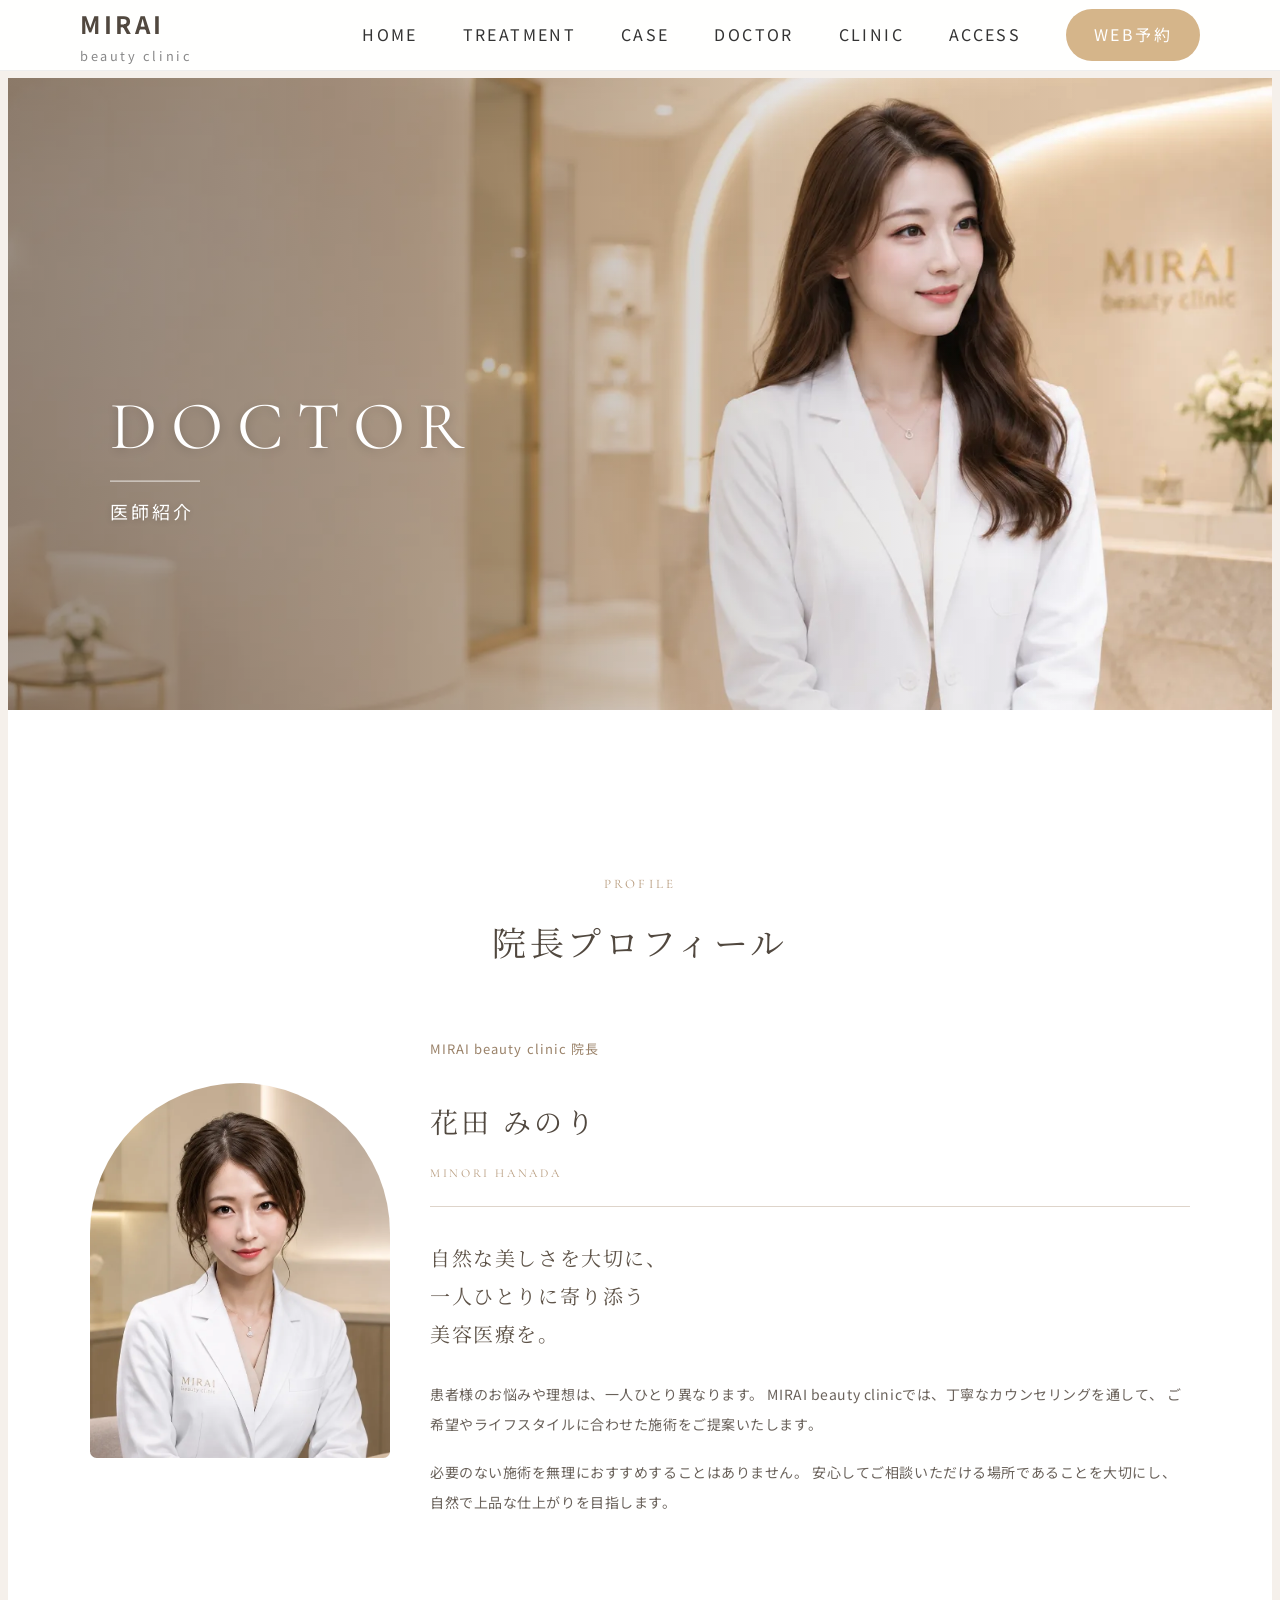
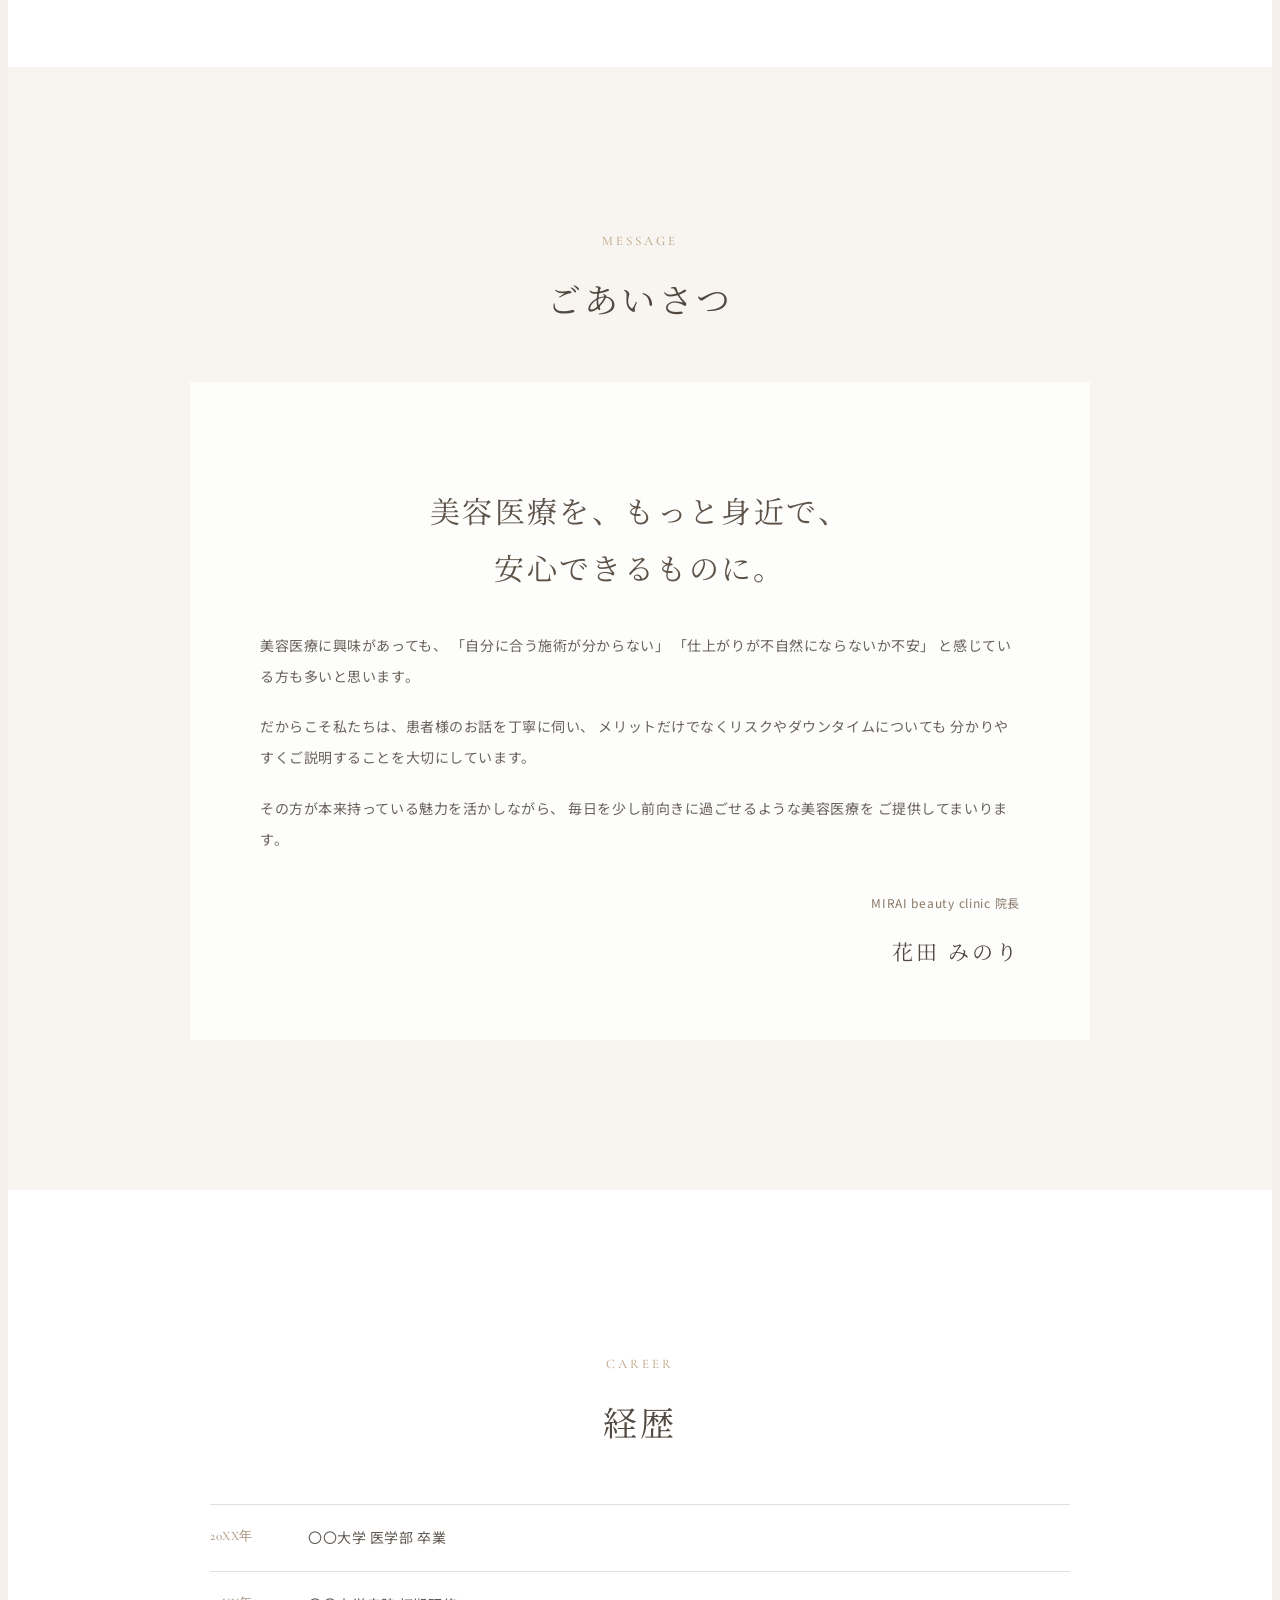
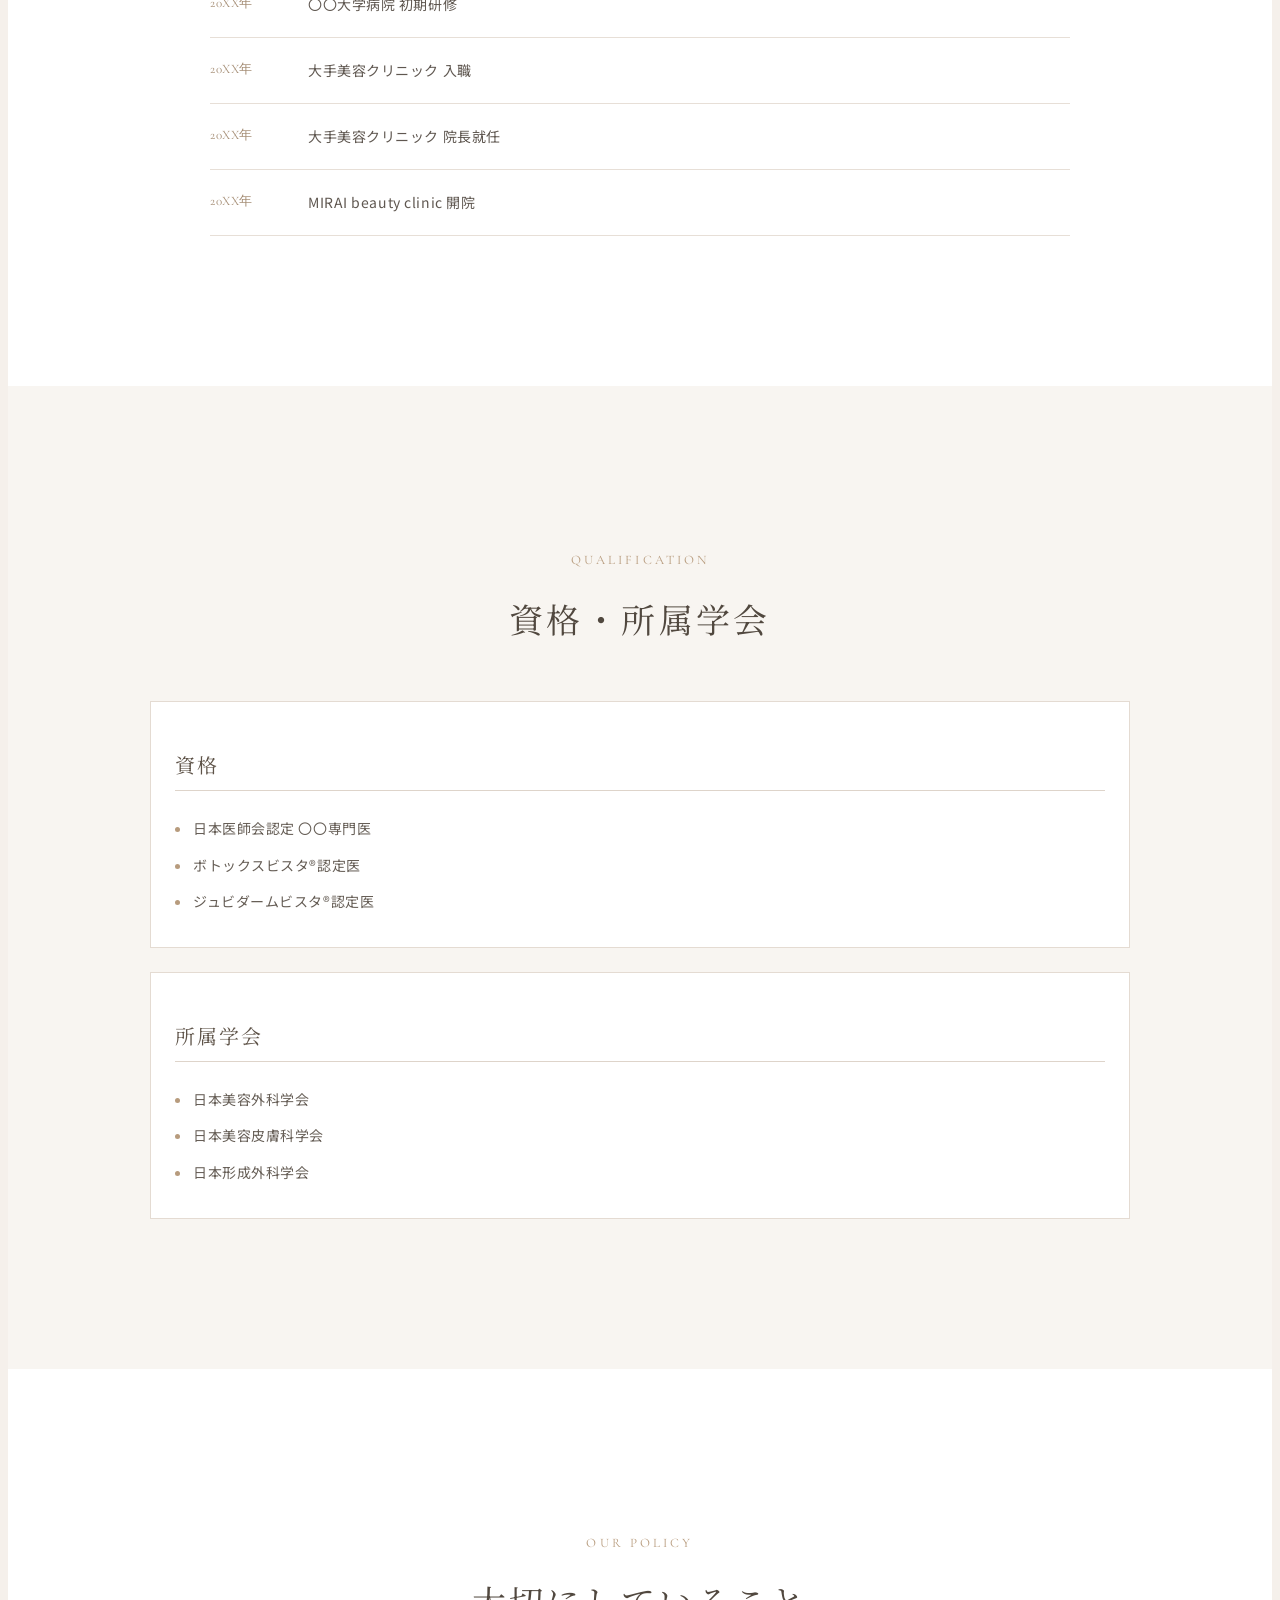
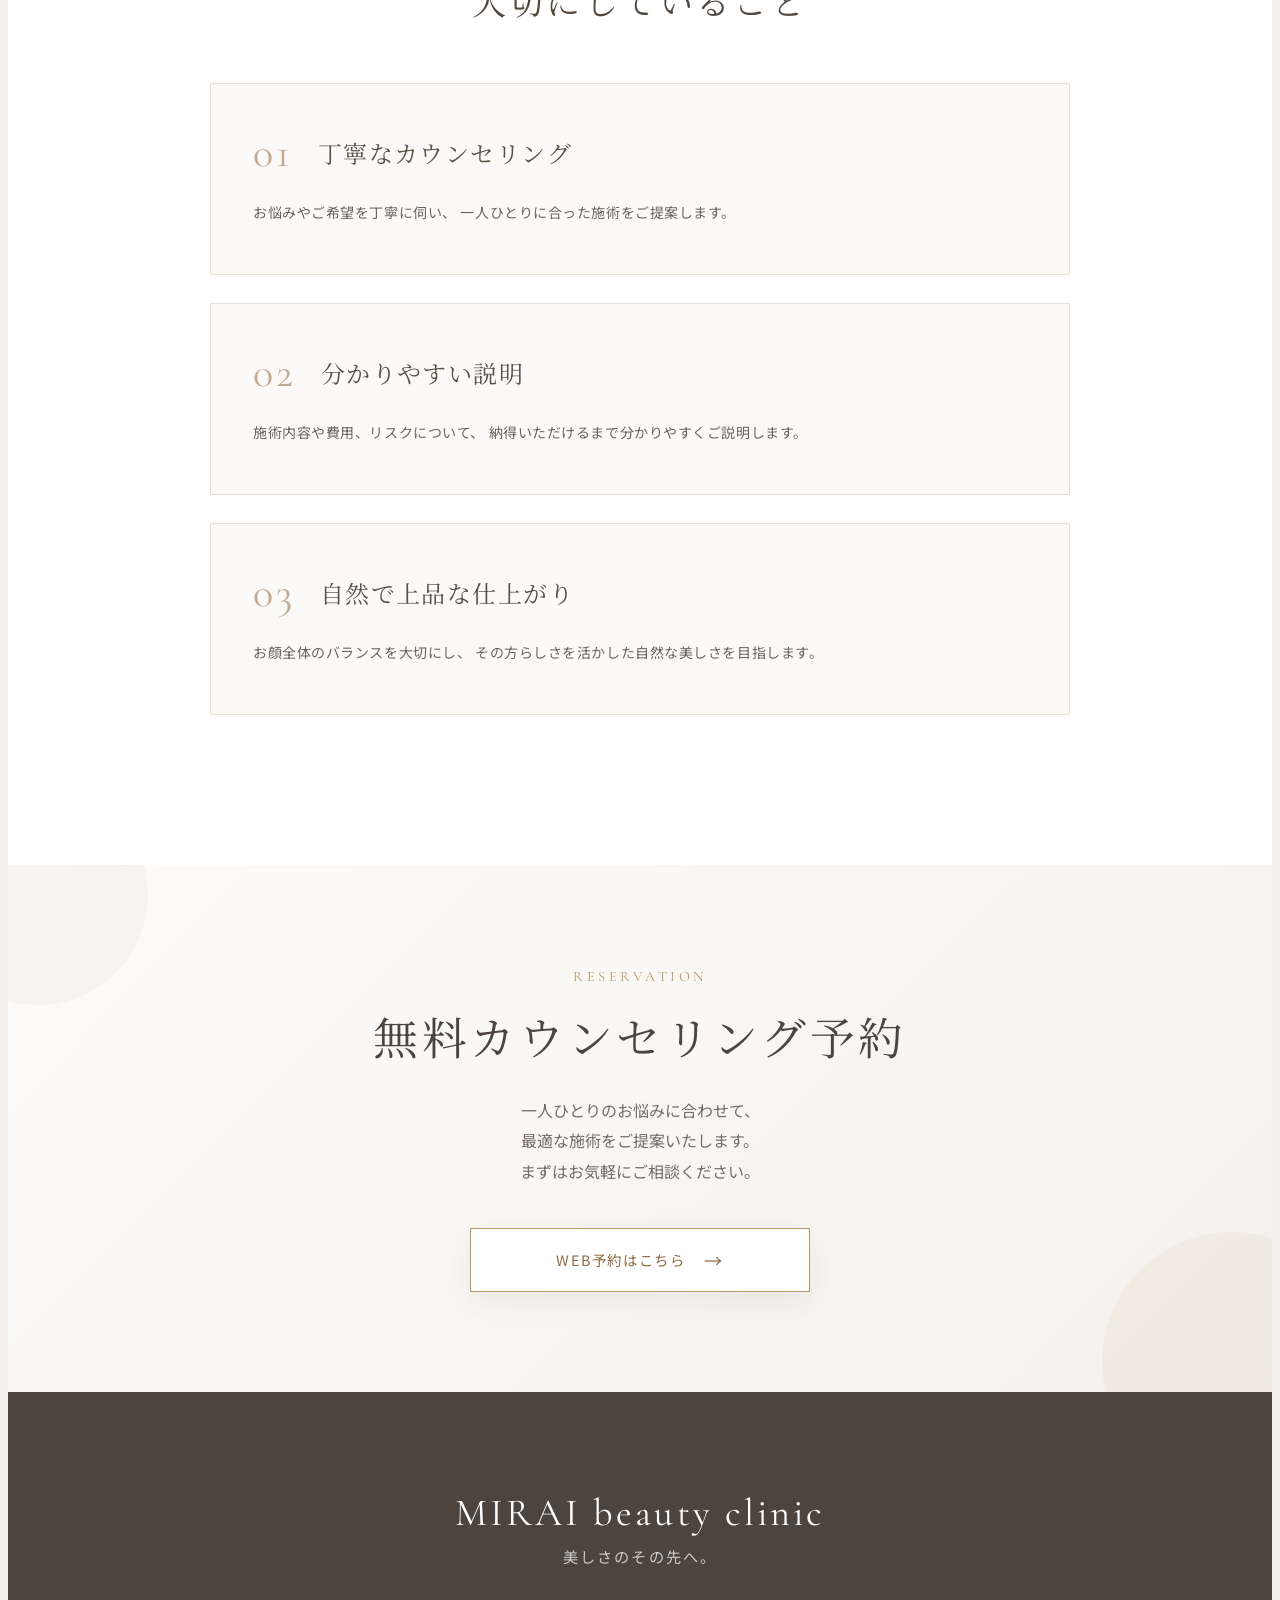
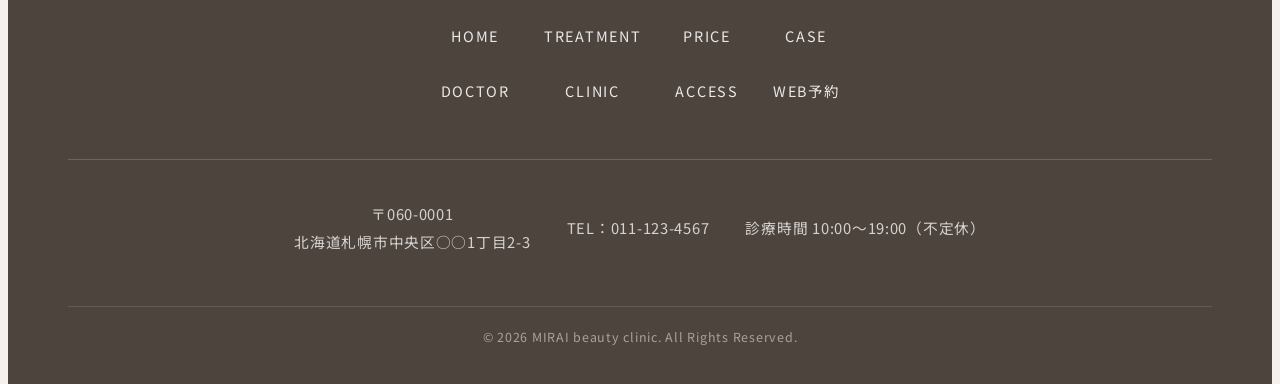
<file: doctor.html>
<!doctype html>
<html lang="ja">
    <head>
        <meta charset="UTF-8" />
        <!-- スマホ表示に必要 -->
        <meta name="viewport" content="width=device-width, initial-scale=1.0" />
        <title>MIRAI beauty clinic</title>
        <link rel="preconnect" href="https://fonts.googleapis.com" />
        <link rel="preconnect" href="https://fonts.gstatic.com" crossorigin />

        <link
            href="https://fonts.googleapis.com/css2?family=Cormorant+Garamond:wght@400;500;600&family=Noto+Sans+JP:wght@400;500;600&family=Noto+Serif+JP:wght@400;500;600&display=swap"
            rel="stylesheet"
        />
        <link rel="stylesheet" href="./css/reset.css" />
        <link rel="stylesheet" href="./css/mirai.css" />
        <link rel="icon" type="image/png" href="./images/mirai-favicon.png" sizes="32x32" />
    </head>

    <body>
        <!-- ヘッダー -->

        <header class="header">
            <div class="header__inner">
                <!-- ロゴ -->
                <a href="mirai.html" class="header__logo">
                    <span class="header__logo-main">MIRAI</span>
                    <span class="header__logo-sub">beauty clinic</span>
                </a>

                <!-- スマホ用ハンバーガーメニュー -->
                <input type="checkbox" id="menu-toggle" class="header__menu-toggle" />

                <label for="menu-toggle" class="header__menu-button">
                    <!-- 三本線 -->
                    <span class="header__menu-lines">
                        <span class="header__menu-line"></span>
                        <span class="header__menu-line"></span>
                        <span class="header__menu-line"></span>
                    </span>

                    <!-- MENUの文字 -->
                    <span class="header__menu-text">MENU</span>
                </label>

                <!-- ナビゲーション -->

                <nav class="header__nav">
                    <ul class="header__nav-list">
                        <li class="header__nav-item">
                            <details class="header__dropdown">
                                <summary class="header__nav-link">HOME</summary>
                                <div class="header__dropdown-content">
                                    <a href="mirai.html" class="header__dropdown-link">ホーム</a>
                                </div>
                            </details>
                        </li>
                        <li class="header__nav-item">
                            <details class="header__dropdown">
                                <summary class="header__nav-link">TREATMENT</summary>
                                <div class="header__dropdown-content">
                                    <a href="treatment.html" class="header__dropdown-link">
                                        施術一覧
                                    </a>
                                    <a href="price.html" class="header__dropdown-link">
                                        料金一覧
                                    </a>
                                    <a
                                        href="treatment.html#double-eyelid"
                                        class="header__dropdown-link"
                                    >
                                        二重整形
                                    </a>
                                    <a
                                        href="treatment.html#under-eye"
                                        class="header__dropdown-link"
                                    >
                                        クマ取り
                                    </a>
                                    <a href="treatment.html#lip" class="header__dropdown-link">
                                        Cカールリップ
                                    </a>
                                    <a href="treatment.html#skin" class="header__dropdown-link">
                                        美肌
                                    </a>

                                    <a
                                        href="treatment.html#small-face"
                                        class="header__dropdown-link"
                                    >
                                        小顔
                                    </a>

                                    <a
                                        href="treatment.html#thread-lift"
                                        class="header__dropdown-link"
                                    >
                                        糸リフト
                                    </a>
                                </div>
                            </details>
                        </li>
                        <li class="header__nav-item">
                            <details class="header__dropdown">
                                <summary class="header__nav-link">CASE</summary>
                                <div class="header__dropdown-content">
                                    <a href="case.html" class="header__dropdown-link"> 症例写真 </a>
                                </div>
                            </details>
                        </li>
                        <li class="header__nav-item">
                            <details class="header__dropdown">
                                <summary class="header__nav-link">DOCTOR</summary>
                                <div class="header__dropdown-content">
                                    <a href="doctor.html" class="header__dropdown-link">
                                        医師紹介
                                    </a>
                                </div>
                            </details>
                        </li>
                        <li class="header__nav-item">
                            <details class="header__dropdown">
                                <summary class="header__nav-link">CLINIC</summary>
                                <div class="header__dropdown-content">
                                    <a href="clinic.html" class="header__dropdown-link">
                                        クリニック紹介
                                    </a>
                                </div>
                            </details>
                        </li>
                        <li class="header__nav-item">
                            <details class="header__dropdown">
                                <summary class="header__nav-link">ACCESS</summary>
                                <div class="header__dropdown-content">
                                    <a href="access.html" class="header__dropdown-link">
                                        アクセス
                                    </a>
                                </div>
                            </details>
                        </li>
                        <li class="header__nav-item header__nav-item--reservation">
                            <a
                                href="reservation.html"
                                class="header__nav-link header__nav-link--reservation"
                            >
                                WEB予約
                            </a>
                        </li>
                    </ul>
                </nav>
            </div>
        </header>

        <!-- ここからトップページの内容を追加していく -->
        <main class="doctor-main">
            <!-- =========================
    DOCTOR HERO
    ========================== -->

            <section class="page-hero">
                <div class="page-hero__image">
                    <img
                        class="page-hero__photo"
                        src="images/doctor-hero.webp"
                        alt="MIRAI beauty clinicの院長"
                    />
                </div>

                <div class="page-hero__content">
                    <h1 class="page-hero__title">DOCTOR</h1>

                    <span class="page-hero__line"></span>

                    <p class="page-hero__subtitle">医師紹介</p>
                </div>
            </section>

            <!-- =========================
    DOCTOR PROFILE
    ========================== -->
            <section class="doctor-profile">
                <div class="doctor-profile__inner">
                    <div class="doctor-profile__heading">
                        <p class="doctor-profile__en">PROFILE</p>

                        <h2 class="doctor-profile__title">院長プロフィール</h2>
                    </div>

                    <div class="doctor-profile__content">
                        <div class="doctor-profile__image-wrap">
                            <img
                                class="doctor-profile__image"
                                src="images/doctor.webp"
                                alt="MIRAI beauty clinic院長 花田みのり"
                            />
                        </div>

                        <div class="doctor-profile__body">
                            <p class="doctor-profile__position">MIRAI beauty clinic 院長</p>

                            <div class="doctor-profile__name">
                                <p class="doctor-profile__name-ja">花田 みのり</p>

                                <p class="doctor-profile__name-en">MINORI HANADA</p>
                            </div>

                            <p class="doctor-profile__lead">
                                自然な美しさを大切に、<br />
                                一人ひとりに寄り添う<br />
                                美容医療を。
                            </p>

                            <p class="doctor-profile__text">
                                患者様のお悩みや理想は、一人ひとり異なります。 MIRAI beauty
                                clinicでは、丁寧なカウンセリングを通して、
                                ご希望やライフスタイルに合わせた施術をご提案いたします。
                            </p>

                            <p class="doctor-profile__text">
                                必要のない施術を無理におすすめすることはありません。
                                安心してご相談いただける場所であることを大切にし、
                                自然で上品な仕上がりを目指します。
                            </p>
                        </div>
                    </div>
                </div>
            </section>

            <!-- =========================
    GREETING
    ========================== -->
            <section class="doctor-greeting">
                <div class="doctor-greeting__inner">
                    <div class="doctor-greeting__heading">
                        <p class="doctor-greeting__en">MESSAGE</p>

                        <h2 class="doctor-greeting__title">ごあいさつ</h2>
                    </div>

                    <div class="doctor-greeting__content">
                        <p class="doctor-greeting__lead">
                            美容医療を、もっと身近で、<br />
                            安心できるものに。
                        </p>

                        <div class="doctor-greeting__text-wrap">
                            <p class="doctor-greeting__text">
                                美容医療に興味があっても、 「自分に合う施術が分からない」
                                「仕上がりが不自然にならないか不安」
                                と感じている方も多いと思います。
                            </p>

                            <p class="doctor-greeting__text">
                                だからこそ私たちは、患者様のお話を丁寧に伺い、
                                メリットだけでなくリスクやダウンタイムについても
                                分かりやすくご説明することを大切にしています。
                            </p>

                            <p class="doctor-greeting__text">
                                その方が本来持っている魅力を活かしながら、
                                毎日を少し前向きに過ごせるような美容医療を ご提供してまいります。
                            </p>
                        </div>

                        <div class="doctor-greeting__signature">
                            <p class="doctor-greeting__signature-position">
                                MIRAI beauty clinic 院長
                            </p>

                            <p class="doctor-greeting__signature-name">花田 みのり</p>
                        </div>
                    </div>
                </div>
            </section>

            <!-- =========================
    CAREER
    ========================== -->
            <section class="doctor-career">
                <div class="doctor-career__inner">
                    <div class="doctor-career__heading">
                        <p class="doctor-career__en">CAREER</p>

                        <h2 class="doctor-career__title">経歴</h2>
                    </div>

                    <dl class="doctor-career__list">
                        <div class="doctor-career__item">
                            <dt class="doctor-career__year">20XX年</dt>

                            <dd class="doctor-career__detail">〇〇大学 医学部 卒業</dd>
                        </div>

                        <div class="doctor-career__item">
                            <dt class="doctor-career__year">20XX年</dt>

                            <dd class="doctor-career__detail">〇〇大学病院 初期研修</dd>
                        </div>

                        <div class="doctor-career__item">
                            <dt class="doctor-career__year">20XX年</dt>

                            <dd class="doctor-career__detail">大手美容クリニック 入職</dd>
                        </div>

                        <div class="doctor-career__item">
                            <dt class="doctor-career__year">20XX年</dt>

                            <dd class="doctor-career__detail">大手美容クリニック 院長就任</dd>
                        </div>

                        <div class="doctor-career__item">
                            <dt class="doctor-career__year">20XX年</dt>

                            <dd class="doctor-career__detail">MIRAI beauty clinic 開院</dd>
                        </div>
                    </dl>
                </div>
            </section>

            <!-- =========================
    QUALIFICATION
    ========================== -->
            <section class="doctor-qualification">
                <div class="doctor-qualification__inner">
                    <div class="doctor-qualification__heading">
                        <p class="doctor-qualification__en">QUALIFICATION</p>

                        <h2 class="doctor-qualification__title">資格・所属学会</h2>
                    </div>

                    <div class="doctor-qualification__content">
                        <div class="doctor-qualification__block">
                            <h3 class="doctor-qualification__subtitle">資格</h3>

                            <ul class="doctor-qualification__list">
                                <li class="doctor-qualification__item">
                                    日本医師会認定 〇〇専門医
                                </li>

                                <li class="doctor-qualification__item">ボトックスビスタ®認定医</li>

                                <li class="doctor-qualification__item">
                                    ジュビダームビスタ®認定医
                                </li>
                            </ul>
                        </div>

                        <div class="doctor-qualification__block">
                            <h3 class="doctor-qualification__subtitle">所属学会</h3>

                            <ul class="doctor-qualification__list">
                                <li class="doctor-qualification__item">日本美容外科学会</li>

                                <li class="doctor-qualification__item">日本美容皮膚科学会</li>

                                <li class="doctor-qualification__item">日本形成外科学会</li>
                            </ul>
                        </div>
                    </div>
                </div>
            </section>

            <!-- =========================
            DOCTOR　CLINIC POLICY
            ========================== -->
            <section class="doctor-policy">
                <div class="doctor-policy__inner">
                    <div class="doctor-policy__heading">
                        <p class="doctor-policy__en">OUR POLICY</p>

                        <h2 class="doctor-policy__title">大切にしていること</h2>
                    </div>

                    <div class="doctor-policy__list">
                        <!-- 01 -->
                        <article class="doctor-policy__item">
                            <div class="doctor-policy__header">
                                <p class="doctor-policy__number">01</p>

                                <h3 class="doctor-policy__subtitle">丁寧なカウンセリング</h3>
                            </div>

                            <p class="doctor-policy__text">
                                お悩みやご希望を丁寧に伺い、 一人ひとりに合った施術をご提案します。
                            </p>
                        </article>

                        <!-- 02 -->
                        <article class="doctor-policy__item">
                            <div class="doctor-policy__header">
                                <p class="doctor-policy__number">02</p>

                                <h3 class="doctor-policy__subtitle">分かりやすい説明</h3>
                            </div>

                            <p class="doctor-policy__text">
                                施術内容や費用、リスクについて、
                                納得いただけるまで分かりやすくご説明します。
                            </p>
                        </article>

                        <!-- 03 -->
                        <article class="doctor-policy__item">
                            <div class="doctor-policy__header">
                                <p class="doctor-policy__number">03</p>

                                <h3 class="doctor-policy__subtitle">自然で上品な仕上がり</h3>
                            </div>

                            <p class="doctor-policy__text">
                                お顔全体のバランスを大切にし、
                                その方らしさを活かした自然な美しさを目指します。
                            </p>
                        </article>
                    </div>
                </div>
            </section>
            <!-- ==========================
RESERVATION
========================== -->
            <section class="reservation">
                <div class="reservation__inner">
                    <p class="reservation__eyebrow">RESERVATION</p>

                    <h2 class="reservation__title">無料カウンセリング予約</h2>

                    <p class="reservation__text">
                        一人ひとりのお悩みに合わせて、<br />
                        最適な施術をご提案いたします。<br />
                        まずはお気軽にご相談ください。
                    </p>

                    <a href="reservation.html" class="reservation__button">
                        WEB予約はこちら
                        <span class="reservation__arrow">→</span>
                    </a>
                </div>
            </section>
        </main>

        <footer class="footer">
            <div class="footer__inner">
                <div class="footer__logo">
                    <h2 class="footer__clinic-name">MIRAI beauty clinic</h2>

                    <p class="footer__copy">美しさのその先へ。</p>
                </div>

                <nav class="footer__nav" aria-label="フッターナビゲーション">
                    <ul class="footer__list">
                        <li class="footer__item">
                            <a href="mirai.html" class="footer__link">HOME</a>
                        </li>

                        <li class="footer__item">
                            <a href="treatment.html" class="footer__link">TREATMENT</a>
                        </li>

                        <li class="footer__item">
                            <a href="price.html" class="footer__link">PRICE</a>
                        </li>

                        <li class="footer__item">
                            <a href="case.html" class="footer__link">CASE</a>
                        </li>

                        <li class="footer__item">
                            <a href="doctor.html" class="footer__link">DOCTOR</a>
                        </li>

                        <li class="footer__item">
                            <a href="clinic.html" class="footer__link">CLINIC</a>
                        </li>

                        <li class="footer__item">
                            <a href="access.html" class="footer__link">ACCESS</a>
                        </li>

                        <li class="footer__item">
                            <a href="reservation.html" class="footer__link">WEB予約</a>
                        </li>
                    </ul>
                </nav>

                <div class="footer__info">
                    <p class="footer__address">
                        〒060-0001<br />
                        北海道札幌市中央区○○1丁目2-3
                    </p>

                    <p class="footer__tel">TEL：011-123-4567</p>

                    <p class="footer__time">診療時間 10:00〜19:00（不定休）</p>
                </div>

                <small class="footer__copyright">
                    &copy; 2026 MIRAI beauty clinic. All Rights Reserved.
                </small>
            </div>
        </footer>
        <script src="./js/mirai.js"></script>
    </body>
</html>
</file>
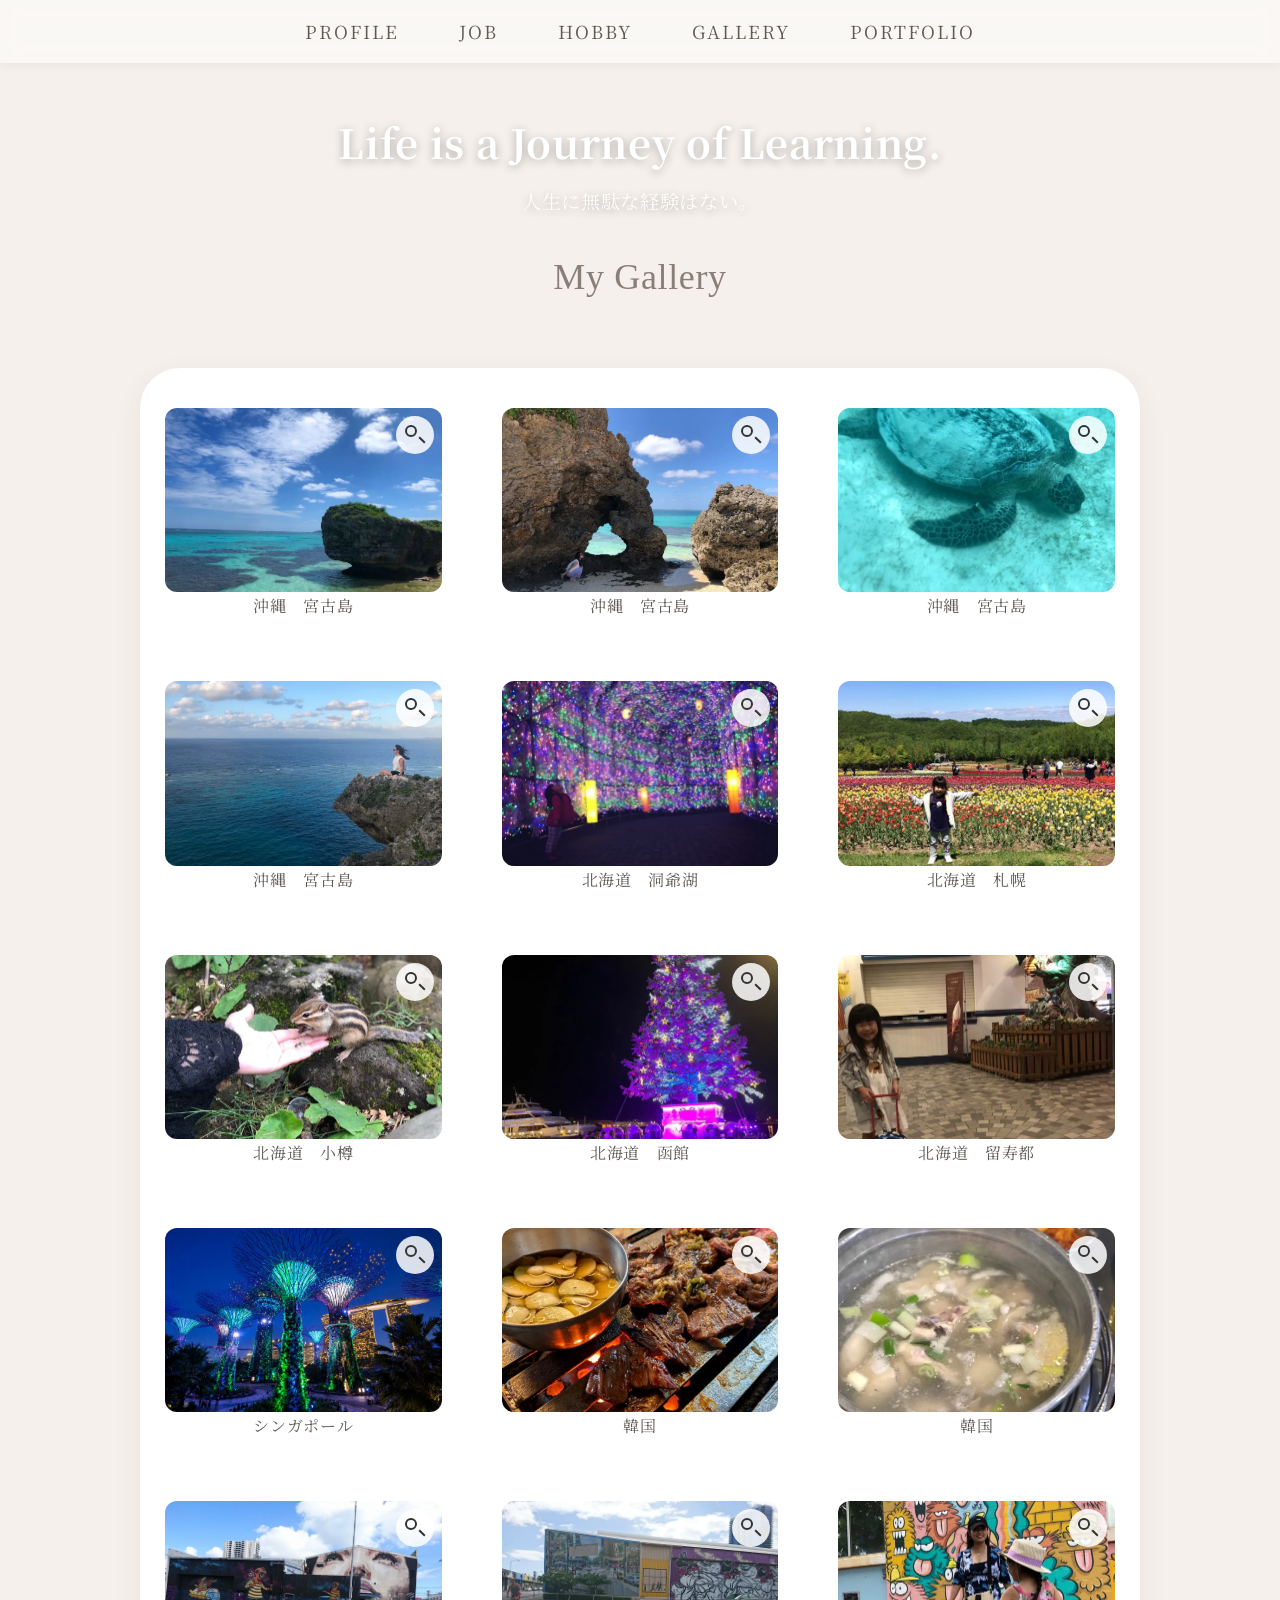
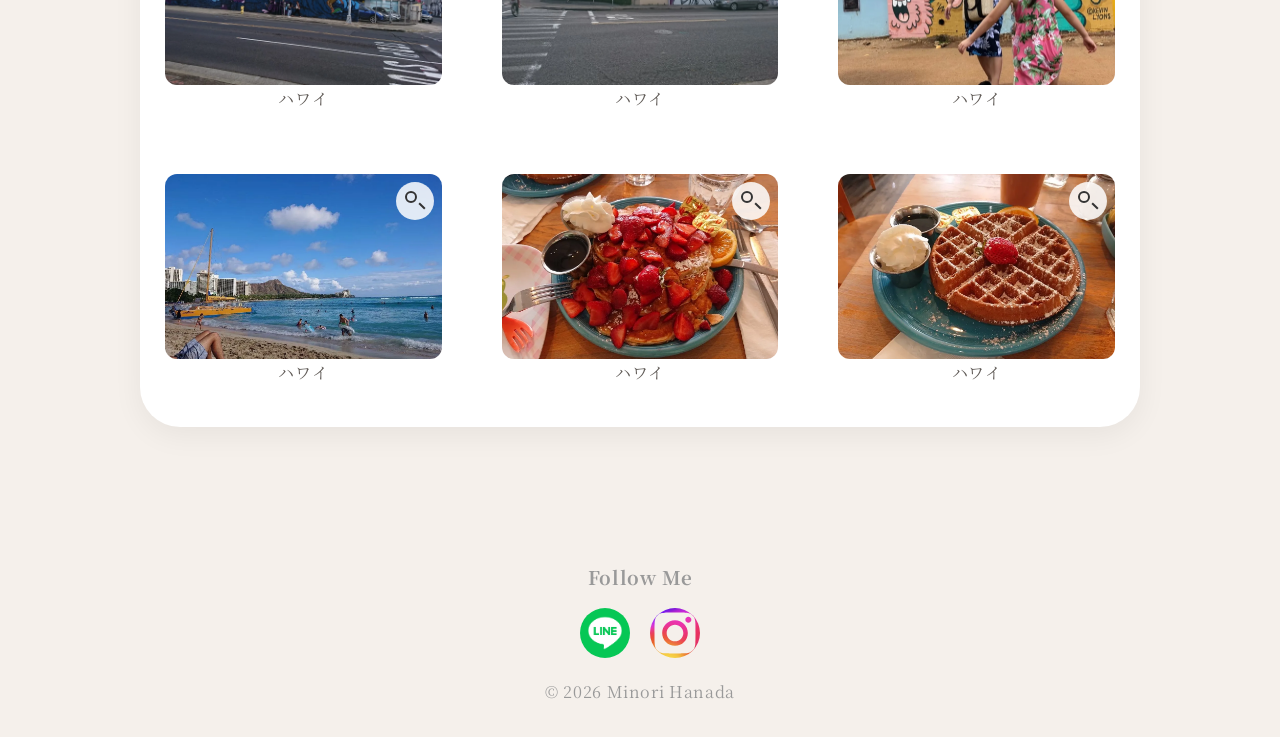
<file: gallery.html>
<!doctype html>
<html lang="ja">
    <head>
        <meta charset="UTF-8" />
        <meta name="viewport" content="width=device-width, initial-scale=1.0" />

        <link rel="preconnect" href="https://fonts.googleapis.com" />
        <link rel="preconnect" href="https://fonts.gstatic.com" crossorigin />

        <link
            href="https://fonts.googleapis.com/css2?family=Noto+Serif+JP:wght@400;700&family=Roboto:wght@400;700&display=swap"
            rel="stylesheet"
        />

        <link rel="stylesheet" href="css/reset.css" />
        <link rel="stylesheet" href="css/profile.css" />

        <link rel="icon" type="image/png" href="./images/favicon-02.png" sizes="32x32" />

        <title>Gallery | Minori Hanada</title>
    </head>

    <body>
        <div class="container">
            <header class="hero">
                <!-- ハンバーガーメニュー -->
                <div class="menu">
                    <input
                        type="checkbox"
                        id="menu-toggle"
                        aria-label="メニューを開く/閉じる"
                        hidden
                    />

                    <label class="menu__icon" for="menu-toggle">
                        <span class="menu__line"></span>
                        <span class="menu__line"></span>
                        <span class="menu__line"></span>
                    </label>

                    <nav class="menu__nav" aria-label="メインメニュー">
                        <ul class="menu__list">
                            <li class="menu__item">
                                <a href="profile.html" class="menu__link">PROFILE</a>
                            </li>

                            <li class="menu__item">
                                <a href="job.html" class="menu__link">JOB</a>
                            </li>

                            <li class="menu__item">
                                <a href="hobby.html" class="menu__link">HOBBY</a>
                            </li>

                            <li class="menu__item">
                                <a href="gallery.html" class="menu__link">GALLERY</a>
                            </li>

                            <li class="menu__item">
                                <a href="index.html" class="menu__link">PORTFOLIO</a>
                            </li>
                        </ul>
                    </nav>
                </div>

                <div class="hero-text">
                    <h1 class="header__title">Life is a Journey of Learning.</h1>

                    <p>人生に無駄な経験はない。</p>
                </div>
            </header>
        </div>

        <main>
            <!-- ==============================
         GALLERY
    ============================== -->

            <section id="gallery">
                <h2>My Gallery</h2>

                <div class="gallery-card">
                    <!-- 沖縄クジラ -->

                    <figure class="gallery__figure">
                        <div class="gallery__image">
                            <img src="images/gallery/gallery-01.webp" alt="沖縄" />

                            <button
                                popovertarget="pop1"
                                class="gallery__button"
                                aria-label="画像を拡大"
                            ></button>
                        </div>

                        <figcaption class="gallery__caption">沖縄　宮古島</figcaption>
                    </figure>

                    <!-- 沖縄ハート岩 -->

                    <figure class="gallery__figure">
                        <div class="gallery__image">
                            <img src="images/gallery/gallery-02.webp" alt="沖縄ハート岩" />

                            <button
                                popovertarget="pop2"
                                class="gallery__button"
                                aria-label="画像を拡大"
                            ></button>
                        </div>

                        <figcaption class="gallery__caption">沖縄　宮古島</figcaption>
                    </figure>

                    <!-- 沖縄の亀 -->

                    <figure class="gallery__figure">
                        <div class="gallery__image">
                            <img src="images/gallery/gallery-03.webp" alt="沖縄の亀" />

                            <button
                                popovertarget="pop3"
                                class="gallery__button"
                                aria-label="画像を拡大"
                            ></button>
                        </div>

                        <figcaption class="gallery__caption">沖縄　宮古島</figcaption>
                    </figure>

                    <!-- 沖縄イグアナ岩 -->

                    <figure class="gallery__figure">
                        <div class="gallery__image">
                            <img src="images/gallery/gallery-04.webp" alt="沖縄イグアナ岩" />

                            <button
                                popovertarget="pop4"
                                class="gallery__button"
                                aria-label="画像を拡大"
                            ></button>
                        </div>

                        <figcaption class="gallery__caption">沖縄　宮古島</figcaption>
                    </figure>

                    <!-- 洞爺湖 -->

                    <figure class="gallery__figure">
                        <div class="gallery__image">
                            <img src="images/gallery/gallery-05.webp" alt="洞爺湖" />

                            <button
                                popovertarget="pop5"
                                class="gallery__button"
                                aria-label="画像を拡大"
                            ></button>
                        </div>

                        <figcaption class="gallery__caption">北海道　洞爺湖</figcaption>
                    </figure>

                    <!-- 滝野 -->

                    <figure class="gallery__figure">
                        <div class="gallery__image">
                            <img src="images/gallery/gallery-06.webp" alt="滝野" />

                            <button
                                popovertarget="pop6"
                                class="gallery__button"
                                aria-label="画像を拡大"
                            ></button>
                        </div>

                        <figcaption class="gallery__caption">北海道　札幌</figcaption>
                    </figure>

                    <!-- 小樽 -->

                    <figure class="gallery__figure">
                        <div class="gallery__image">
                            <img src="images/gallery/gallery-07.webp" alt="天狗山" />

                            <button
                                popovertarget="pop7"
                                class="gallery__button"
                                aria-label="画像を拡大"
                            ></button>
                        </div>

                        <figcaption class="gallery__caption">北海道　小樽</figcaption>
                    </figure>

                    <!-- 函館 -->

                    <figure class="gallery__figure">
                        <div class="gallery__image">
                            <img src="images/gallery/gallery-08.webp" alt="金森倉庫" />

                            <button
                                popovertarget="pop8"
                                class="gallery__button"
                                aria-label="画像を拡大"
                            ></button>
                        </div>

                        <figcaption class="gallery__caption">北海道　函館</figcaption>
                    </figure>

                    <!-- 留寿都 -->

                    <figure class="gallery__figure">
                        <div class="gallery__image">
                            <img src="images/gallery/gallery-09.webp" alt="留寿都" />

                            <button
                                popovertarget="pop9"
                                class="gallery__button"
                                aria-label="画像を拡大"
                            ></button>
                        </div>

                        <figcaption class="gallery__caption">北海道　留寿都</figcaption>
                    </figure>

                    <!-- シンガポール -->

                    <figure class="gallery__figure">
                        <div class="gallery__image">
                            <img src="images/gallery/gallery-10.webp" alt="シンガポール" />

                            <button
                                popovertarget="pop10"
                                class="gallery__button"
                                aria-label="画像を拡大"
                            ></button>
                        </div>

                        <figcaption class="gallery__caption">シンガポール</figcaption>
                    </figure>

                    <!-- 韓国 -->

                    <figure class="gallery__figure">
                        <div class="gallery__image">
                            <img src="images/gallery/gallery-11.webp" alt="韓国焼肉" />

                            <button
                                popovertarget="pop11"
                                class="gallery__button"
                                aria-label="画像を拡大"
                            ></button>
                        </div>

                        <figcaption class="gallery__caption">韓国</figcaption>
                    </figure>

                    <!-- タッカンマリ -->

                    <figure class="gallery__figure">
                        <div class="gallery__image">
                            <img src="images/gallery/gallery-12.webp" alt="タッカンマリ" />

                            <button
                                popovertarget="pop12"
                                class="gallery__button"
                                aria-label="画像を拡大"
                            ></button>
                        </div>

                        <figcaption class="gallery__caption">韓国</figcaption>
                    </figure>

                    <!-- ハワイ ウォールアート01 -->

                    <figure class="gallery__figure">
                        <div class="gallery__image">
                            <img src="images/gallery/gallery-13.webp" alt="ハワイウォールアート" />

                            <button
                                popovertarget="pop13"
                                class="gallery__button"
                                aria-label="画像を拡大"
                            ></button>
                        </div>

                        <figcaption class="gallery__caption">ハワイ</figcaption>
                    </figure>

                    <!-- ハワイ ウォールアート02 -->

                    <figure class="gallery__figure">
                        <div class="gallery__image">
                            <img src="images/gallery/gallery-14.webp" alt="ハワイウォールアート" />

                            <button
                                popovertarget="pop14"
                                class="gallery__button"
                                aria-label="画像を拡大"
                            ></button>
                        </div>

                        <figcaption class="gallery__caption">ハワイ</figcaption>
                    </figure>

                    <!-- ハワイ ウォールアート02 -->

                    <figure class="gallery__figure">
                        <div class="gallery__image">
                            <img src="images/gallery/gallery-15.webp" alt="ハワイウォールアート" />

                            <button
                                popovertarget="pop15"
                                class="gallery__button"
                                aria-label="画像を拡大"
                            ></button>
                        </div>

                        <figcaption class="gallery__caption">ハワイ</figcaption>
                    </figure>

                    <!-- ハワイ海 -->

                    <figure class="gallery__figure">
                        <div class="gallery__image">
                            <img src="images/gallery/gallery-16.webp" alt="ハワイ海" />

                            <button
                                popovertarget="pop16"
                                class="gallery__button"
                                aria-label="画像を拡大"
                            ></button>
                        </div>

                        <figcaption class="gallery__caption">ハワイ</figcaption>
                    </figure>

                    <!-- ハワイパンケーキ -->

                    <figure class="gallery__figure">
                        <div class="gallery__image">
                            <img src="images/gallery/gallery-17.webp" alt="ハワイパンケーキ" />

                            <button
                                popovertarget="pop17"
                                class="gallery__button"
                                aria-label="画像を拡大"
                            ></button>
                        </div>

                        <figcaption class="gallery__caption">ハワイ</figcaption>
                    </figure>

                    <!-- ハワイワッフル -->

                    <figure class="gallery__figure">
                        <div class="gallery__image">
                            <img src="images/gallery/gallery-18.webp" alt="ハワイワッフル" />

                            <button
                                popovertarget="pop18"
                                class="gallery__button"
                                aria-label="画像を拡大"
                            ></button>
                        </div>

                        <figcaption class="gallery__caption">ハワイ</figcaption>
                    </figure>
                </div>

                <!-- ==============================
           POPUP
      ============================== -->

                <!-- 沖縄クジラ -->

                <figure id="pop1" class="gallery-popup" popover>
                    <img
                        src="images/gallery/gallery-01.webp"
                        alt="沖縄"
                        class="gallery-popup__image"
                    />

                    <p class="gallery-popup__text">
                        沖縄の宮古島 イムギャーマリンガーデン周辺<br />
                        クジラ岩と呼ばれている
                    </p>
                </figure>

                <!-- 沖縄ハート岩 -->

                <figure id="pop2" class="gallery-popup" popover>
                    <img
                        src="images/gallery/gallery-02.webp"
                        alt="沖縄"
                        class="gallery-popup__image"
                    />

                    <p class="gallery-popup__text">
                        沖縄の宮古島 イキヅービーチ<br />
                        ハート岩と呼ばれており、人気スポット
                    </p>
                </figure>

                <!-- 沖縄の亀 -->

                <figure id="pop3" class="gallery-popup" popover>
                    <img
                        src="images/gallery/gallery-03.webp"
                        alt="沖縄の亀"
                        class="gallery-popup__image img-small"
                    />

                    <p class="gallery-popup__text">
                        沖縄宮古島の海 新城（アラグスク）海岸<br />
                        ウミガメが見られることで有名
                    </p>
                </figure>

                <!-- 沖縄イグアナ岩 -->

                <figure id="pop4" class="gallery-popup" popover>
                    <img
                        src="images/gallery/gallery-04.webp"
                        alt="沖縄イグアナ岩"
                        class="gallery-popup__image"
                    />

                    <p class="gallery-popup__text">
                        沖縄宮古島の海 伊良部島<br />
                        イグアナ岩で絶景スポットだが現在は立入禁止となった
                    </p>
                </figure>

                <!-- 洞爺湖 -->

                <figure id="pop5" class="gallery-popup" popover>
                    <img
                        src="images/gallery/gallery-05.webp"
                        alt="洞爺湖"
                        class="gallery-popup__image"
                    />

                    <p class="gallery-popup__text">
                        洞爺湖<br />
                        一定期間イルミネーションが点灯されている
                    </p>
                </figure>

                <!-- 滝野 -->

                <figure id="pop6" class="gallery-popup" popover>
                    <img
                        src="images/gallery/gallery-06.webp"
                        alt="滝野"
                        class="gallery-popup__image"
                    />

                    <p class="gallery-popup__text">
                        北海道札幌市南区にある滝野公園<br />
                        一面に咲くチューリップ
                    </p>
                </figure>

                <!-- 小樽 -->

                <figure id="pop7" class="gallery-popup" popover>
                    <img
                        src="images/gallery/gallery-07.webp"
                        alt="天狗山"
                        class="gallery-popup__image"
                    />

                    <p class="gallery-popup__text">
                        北海道小樽市にある天狗山ロープウェイ<br />
                        リスに餌やりも出来て至近距離で見れる
                    </p>
                </figure>

                <!-- 函館 -->

                <figure id="pop8" class="gallery-popup" popover>
                    <img
                        src="images/gallery/gallery-08.webp"
                        alt="金森倉庫"
                        class="gallery-popup__image"
                    />

                    <p class="gallery-popup__text">
                        北海道函館市の金森倉庫<br />
                        クリスマスの一定期間イルミネーションが点灯されている
                    </p>
                </figure>

                <!-- 留寿都 -->

                <figure id="pop9" class="gallery-popup" popover>
                    <img
                        src="images/gallery/gallery-09.webp"
                        alt="留寿都"
                        class="gallery-popup__image"
                    />

                    <p class="gallery-popup__text">
                        北海道留寿都郡にあるルスツリゾート<br />
                        春夏秋は遊園地、冬はスキー場で宿泊時の朝食や夕食は豪華
                    </p>
                </figure>

                <!-- シンガポール -->

                <figure id="pop10" class="gallery-popup" popover>
                    <img
                        src="images/gallery/gallery-10.webp"
                        alt="シンガポール"
                        class="gallery-popup__image"
                    />

                    <p class="gallery-popup__text">
                        観光地で有名な植物園<br />
                        壮大な規模で、昼は植物園、夜はイルミネーションで楽しめる
                    </p>
                </figure>

                <!-- 韓国 -->

                <figure id="pop11" class="gallery-popup" popover>
                    <img
                        src="images/gallery/gallery-11.webp"
                        alt="韓国焼肉"
                        class="gallery-popup__image"
                    />

                    <p class="gallery-popup__text">
                        延南ソ食堂<br />
                        韓国ソウルで有名な立ち食い焼肉
                    </p>
                </figure>

                <!-- 韓国 -->

                <figure id="pop12" class="gallery-popup" popover>
                    <img
                        src="images/gallery/gallery-12.webp"
                        alt="タッカンマリ"
                        class="gallery-popup__image"
                    />

                    <p class="gallery-popup__text">
                        陳玉華ハルメ元祖タッカンマリ<br />
                        韓国で有名なタッカンマリ<br />
                        大行列で観光客にも人気
                    </p>
                </figure>

                <!-- ハワイ ウォールアート01 -->

                <figure id="pop13" class="gallery-popup" popover>
                    <img
                        src="images/gallery/gallery-13.webp"
                        alt="ハワイ ウォールアート"
                        class="gallery-popup__image"
                    />

                    <p class="gallery-popup__text">
                        ハワイで有名な観光スポット<br />
                        ウォールアート
                    </p>
                </figure>

                <!-- ハワイ ウォールアート02 -->

                <figure id="pop14" class="gallery-popup" popover>
                    <img
                        src="images/gallery/gallery-14.webp"
                        alt="ハワイ ウォールアート"
                        class="gallery-popup__image"
                    />

                    <p class="gallery-popup__text">
                        ハワイで有名な観光スポット<br />
                        ウォールアート
                    </p>
                </figure>

                <!-- ハワイ ウォールアート03 -->

                <figure id="pop15" class="gallery-popup" popover>
                    <img
                        src="images/gallery/gallery-15.webp"
                        alt="ハワイ ウォールアート"
                        class="gallery-popup__image"
                    />

                    <p class="gallery-popup__text">
                        ハワイで有名な観光スポット<br />
                        ウォールアート
                    </p>
                </figure>

                <!-- ハワイ 海 -->

                <figure id="pop16" class="gallery-popup" popover>
                    <img
                        src="images/gallery/gallery-16.webp"
                        alt="ハワイの海"
                        class="gallery-popup__image"
                    />

                    <p class="gallery-popup__text">
                        ハワイ オアフ島 ワイキキビーチ<br />
                        ダイヤモンドヘッドも見えて大人気
                    </p>
                </figure>

                <!-- ハワイパンケーキ -->

                <figure id="pop17" class="gallery-popup" popover>
                    <img
                        src="images/gallery/gallery-17.webp"
                        alt="ハワイパンケーキ"
                        class="gallery-popup__image"
                    />

                    <p class="gallery-popup__text">
                        ハワイで有名なカフェカイラ<br />
                        朝から行列
                    </p>
                </figure>

                <!-- ハワイワッフル -->

                <figure id="pop18" class="gallery-popup" popover>
                    <img
                        src="images/gallery/gallery-18.webp"
                        alt="ハワイワッフル"
                        class="gallery-popup__image"
                    />

                    <p class="gallery-popup__text">
                        ハワイで有名なカフェカイラ<br />
                        朝から行列
                    </p>
                </figure>
            </section>
        </main>

        <footer>
            <h3>Follow Me</h3>

            <div class="sns-icons">
                <a href="https://line.me/ti/p/wyoAPZbcBC" target="_blank" rel="noopener noreferrer">
                    <img src="images/sns/LINE_Brand_icon.svg" alt="LINE" />
                </a>

                <a
                    href="https://www.instagram.com/minori7?igsh=MWJsbmE4NGE2M2l1Yg%3D%3D&utm_source=qr"
                    target="_blank"
                    rel="noopener noreferrer"
                >
                    <img src="images/sns/Instagram_Glyph_Gradient.svg" alt="Instagram" />
                </a>
            </div>

            <p>&copy; 2026 Minori Hanada</p>
        </footer>

        <script>
            document.body.addEventListener("touchstart", function () {}, { passive: true });
        </script>
    </body>
</html>
</file>
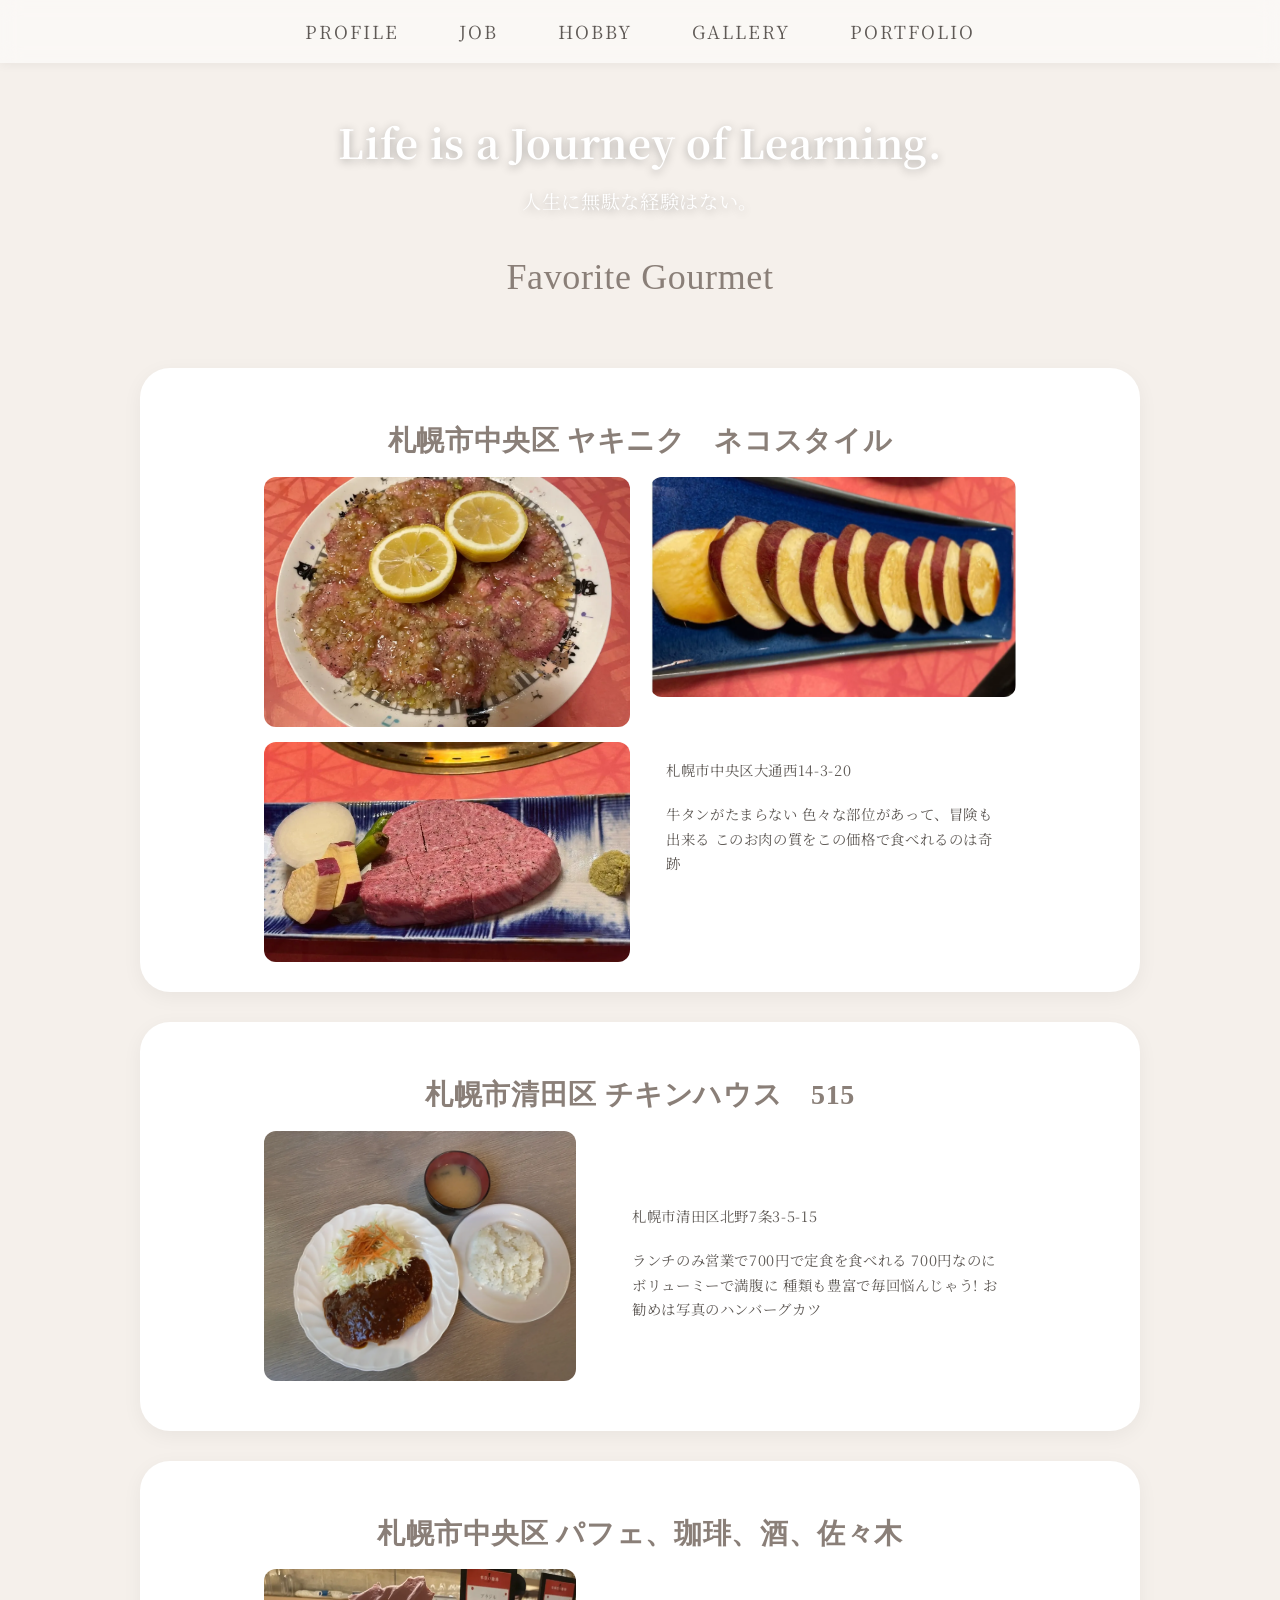
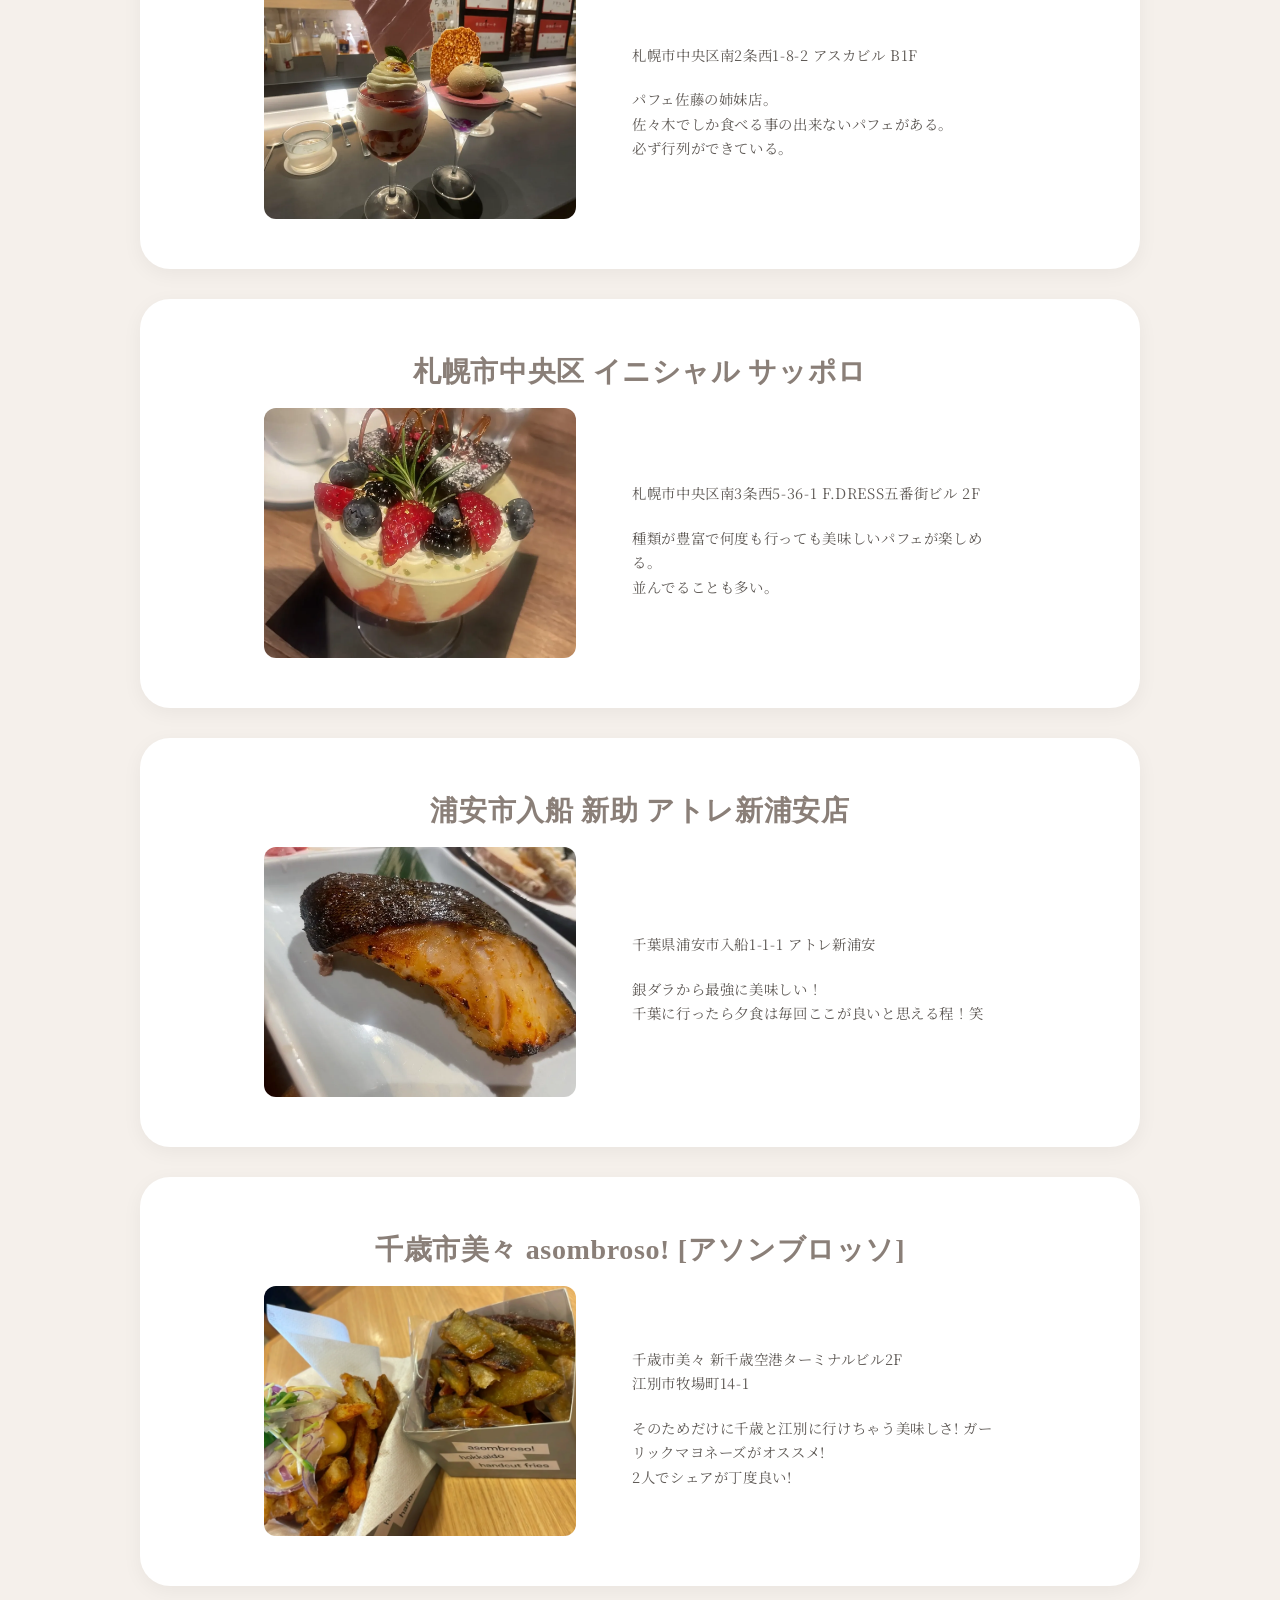
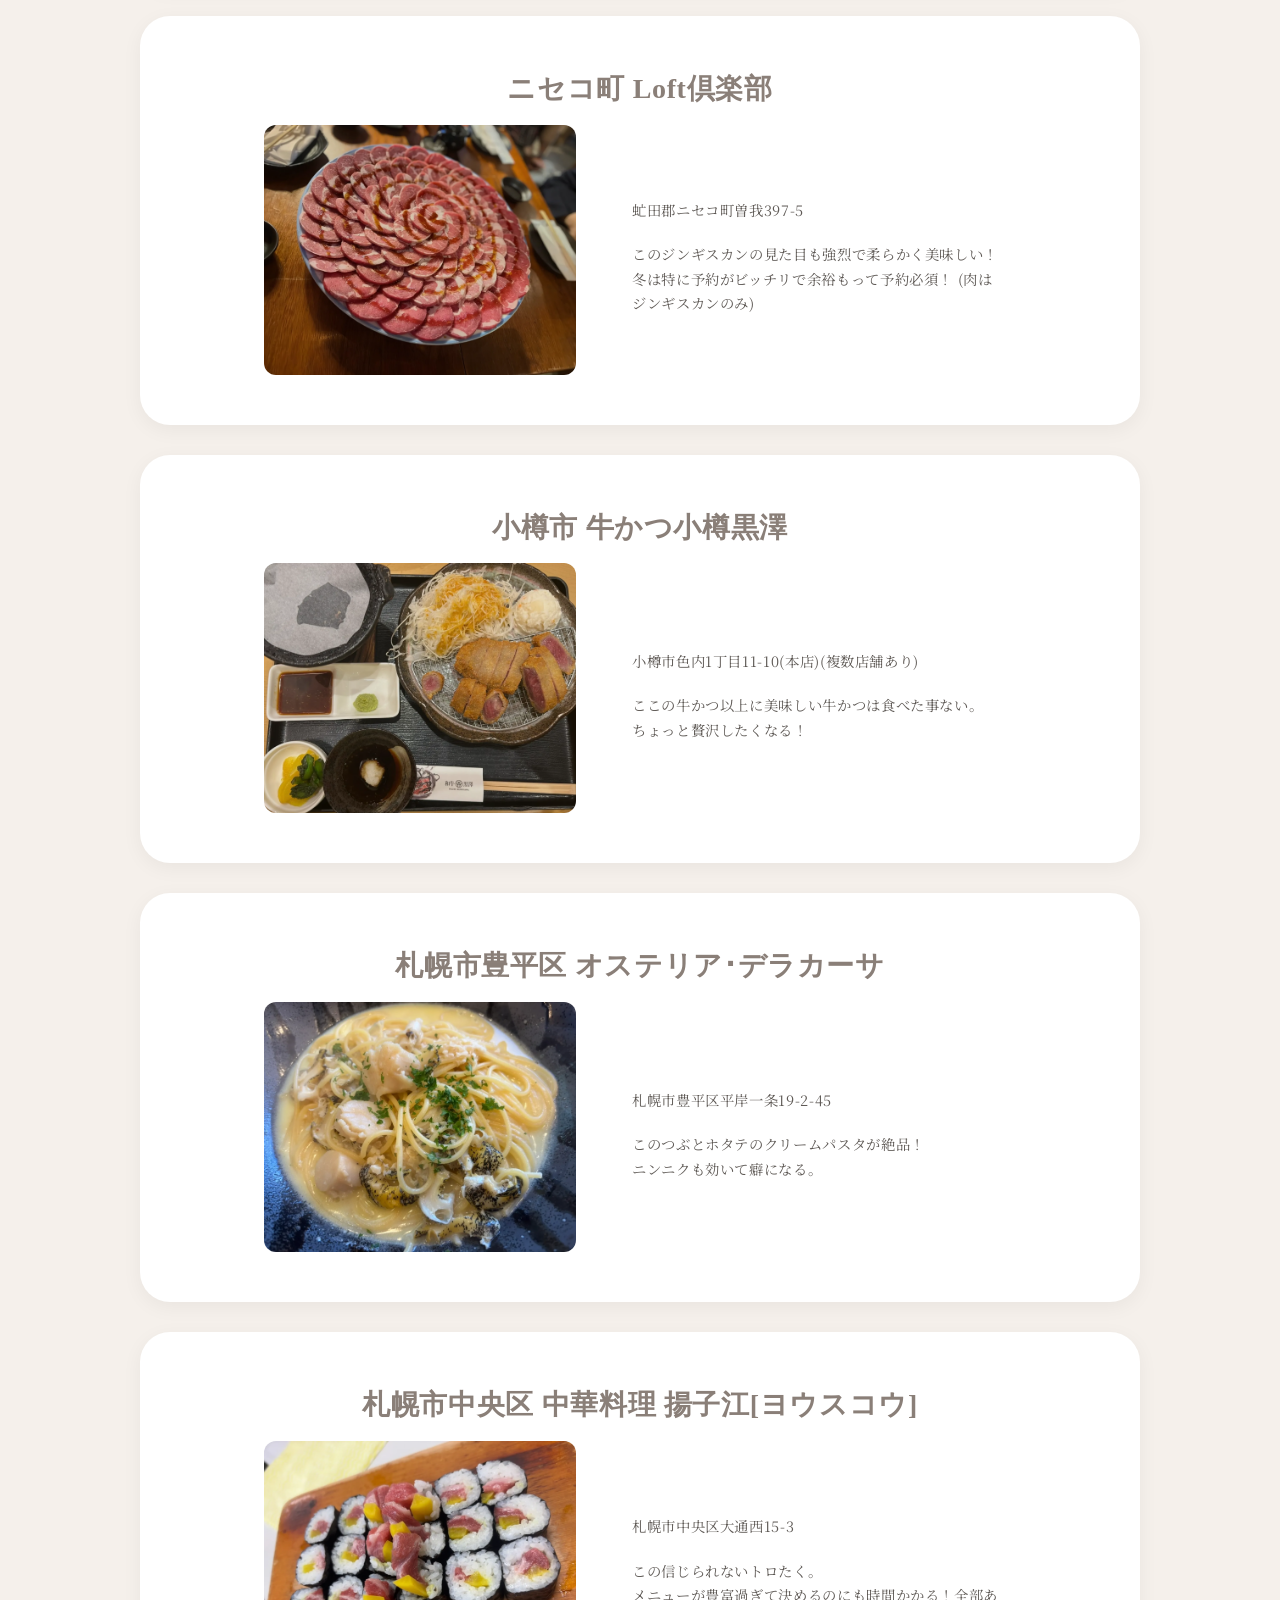
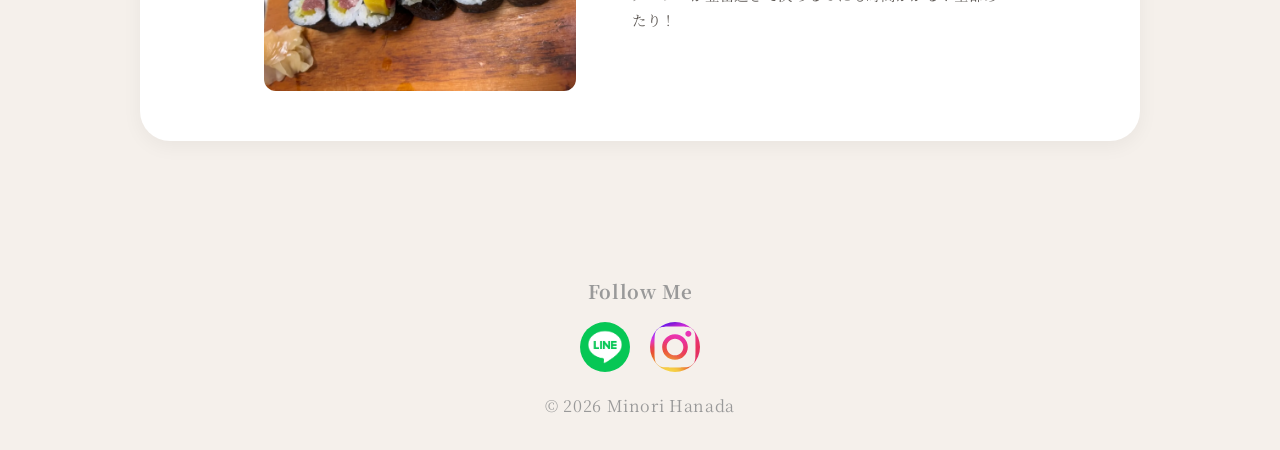
<file: hobby.html>
<!doctype html>
<html lang="ja">
    <head>
        <meta charset="UTF-8" />
        <meta name="viewport" content="width=device-width, initial-scale=1.0" />

        <link rel="preconnect" href="https://fonts.googleapis.com" />
        <link rel="preconnect" href="https://fonts.gstatic.com" crossorigin />

        <link
            href="https://fonts.googleapis.com/css2?family=Noto+Serif+JP:wght@400;700&family=Roboto:wght@400;700&display=swap"
            rel="stylesheet"
        />

        <link rel="stylesheet" href="css/reset.css" />
        <link rel="stylesheet" href="css/profile.css" />

        <link rel="icon" type="image/png" href="./images/favicon-02.png" sizes="32x32" />

        <title>Hobby | Minori Hanada</title>
    </head>

    <body>
        <div class="container">
            <header class="hero">
                <!-- ハンバーガーメニュー -->
                <div class="menu">
                    <input
                        type="checkbox"
                        id="menu-toggle"
                        aria-label="メニューを開く/閉じる"
                        hidden
                    />

                    <label class="menu__icon" for="menu-toggle">
                        <span class="menu__line"></span>
                        <span class="menu__line"></span>
                        <span class="menu__line"></span>
                    </label>

                    <nav class="menu__nav" aria-label="メインメニュー">
                        <ul class="menu__list">
                            <li class="menu__item">
                                <a href="profile.html" class="menu__link">PROFILE</a>
                            </li>

                            <li class="menu__item">
                                <a href="job.html" class="menu__link">JOB</a>
                            </li>

                            <li class="menu__item">
                                <a href="hobby.html" class="menu__link">HOBBY</a>
                            </li>

                            <li class="menu__item">
                                <a href="gallery.html" class="menu__link">GALLERY</a>
                            </li>

                            <li class="menu__item">
                                <a href="index.html" class="menu__link">PORTFOLIO</a>
                            </li>
                        </ul>
                    </nav>
                </div>

                <div class="hero-text">
                    <h1 class="header__title">Life is a Journey of Learning.</h1>

                    <p>人生に無駄な経験はない。</p>
                </div>
            </header>
        </div>

        <main>
            <!-- ==============================
         HOBBY
    ============================== -->

            <section id="hobby">
                <h2>Favorite Gourmet</h2>

                <!-- ヤキニク ネコスタイル -->

                <div class="gourmet-card">
                    <h3>
                        <span class="gourmet-area">札幌市中央区</span>
                        <span class="gourmet-name">ヤキニク　ネコスタイル</span>
                    </h3>

                    <div class="gourmet-content neko-images">
                        <div class="gourmet-images">
                            <img
                                src="images/gourmet/hobby-01.webp"
                                alt="牛タン"
                                class="Gourmet-top"
                            />
                            <img src="images/gourmet/hobby-02.webp" alt="いも" class="imo" />

                            <img
                                src="images/gourmet/hobby-03.webp"
                                alt="シャトーブリアン"
                                class="chateau"
                            />
                        </div>

                        <div class="gourmet-info">
                            <p>札幌市中央区大通西14-3-20</p>

                            <p>
                                牛タンがたまらない 色々な部位があって、冒険も出来る
                                このお肉の質をこの価格で食べれるのは奇跡
                            </p>
                        </div>
                    </div>
                </div>

                <!-- チキンハウス515 -->

                <div class="gourmet-card">
                    <h3>
                        <span class="gourmet-area">札幌市清田区</span>
                        <span class="gourmet-name">チキンハウス　515</span>
                    </h3>

                    <div class="gourmet-content">
                        <div class="gourmet-images">
                            <img
                                src="images/gourmet/hobby-04.webp"
                                alt="ハンバーグカツ"
                                class="Gourmet-top"
                            />
                        </div>

                        <div class="gourmet-info">
                            <p>札幌市清田区北野7条3-5-15</p>

                            <p>
                                ランチのみ営業で700円で定食を食べれる
                                700円なのにボリューミーで満腹に 種類も豊富で毎回悩んじゃう!
                                お勧めは写真のハンバーグカツ
                            </p>
                        </div>
                    </div>
                </div>

                <!-- カフェドロマン -->

                <!-- <div class="gourmet-card">
                    <h3>
                        <span class="gourmet-area">札幌市南区</span>
                        <span class="gourmet-name">カフェドロマン</span>
                    </h3>

                    <div class="gourmet-content">
                        <div class="gourmet-images">
                            <img
                                src="images/gourmet/hobby-05.webp"
                                alt="ケーキ"
                                class="Gourmet-top"
                            />
                        </div>

                        <div class="gourmet-info">
                            <p>札幌市南区藻岩下2-2-47</p>

                            <p>
                                ケーキがすごく美味しい デザートやドリンクのメニューが豊富
                                アフタヌーンティーでも有名! ケーキバイキングもあって幸せいっぱい
                            </p>
                        </div>
                    </div>
                </div> -->

                <!-- パフェ、珈琲、酒、佐々木 -->

                <div class="gourmet-card">
                    <h3>
                        <span class="gourmet-area">札幌市中央区</span>
                        <span class="gourmet-name">パフェ、珈琲、酒、佐々木</span>
                    </h3>

                    <div class="gourmet-content">
                        <div class="gourmet-images">
                            <img
                                src="images/gourmet/hobby-06.webp"
                                alt="パフェ、珈琲、酒、佐々木"
                                class="Gourmet-top"
                            />
                        </div>

                        <div class="gourmet-info">
                            <p>札幌市中央区南2条西1-8-2 アスカビル B1F</p>

                            <p>
                                パフェ佐藤の姉妹店。<br />
                                佐々木でしか食べる事の出来ないパフェがある。<br />
                                必ず行列ができている。
                            </p>
                        </div>
                    </div>
                </div>

                <!-- イニシャル サッポロ -->

                <div class="gourmet-card">
                    <h3>
                        <span class="gourmet-area">札幌市中央区</span>
                        <span class="gourmet-name">イニシャル サッポロ</span>
                    </h3>

                    <div class="gourmet-content">
                        <div class="gourmet-images">
                            <img
                                src="images/gourmet/hobby-07.webp"
                                alt="イニシャル サッポロ"
                                class="Gourmet-top"
                            />
                        </div>

                        <div class="gourmet-info">
                            <p>札幌市中央区南3条西5-36-1 F.DRESS五番街ビル 2F</p>

                            <p>
                                種類が豊富で何度も行っても美味しいパフェが楽しめる。<br />
                                並んでることも多い。
                            </p>
                        </div>
                    </div>
                </div>

                <!-- 新助 アトレ新浦安店 -->

                <div class="gourmet-card">
                    <h3>
                        <span class="gourmet-area">浦安市入船</span>
                        <span class="gourmet-name">新助 アトレ新浦安店</span>
                    </h3>

                    <div class="gourmet-content">
                        <div class="gourmet-images">
                            <img
                                src="images/gourmet/hobby-08.webp"
                                alt="新助 アトレ新浦安店"
                                class="Gourmet-top"
                            />
                        </div>

                        <div class="gourmet-info">
                            <p>千葉県浦安市入船1-1-1 アトレ新浦安</p>

                            <p>
                                銀ダラから最強に美味しい！<br />
                                千葉に行ったら夕食は毎回ここが良いと思える程！笑
                            </p>
                        </div>
                    </div>
                </div>

                <!-- asombroso -->

                <div class="gourmet-card">
                    <h3 class="gourmet-card__title--asombroso">
                        <span class="gourmet-area">千歳市美々</span>
                        <span class="gourmet-name">asombroso! [アソンブロッソ]</span>
                    </h3>

                    <div class="gourmet-content">
                        <div class="gourmet-images">
                            <img
                                src="images/gourmet/hobby-09.webp"
                                alt="asombroso! [アソンブロッソ]"
                                class="Gourmet-top"
                            />
                        </div>

                        <div class="gourmet-info">
                            <p>
                                千歳市美々 新千歳空港ターミナルビル2F<br />
                                江別市牧場町14-1
                            </p>

                            <p>
                                そのためだけに千歳と江別に行けちゃう美味しさ!
                                ガーリックマヨネーズがオススメ!<br />
                                2人でシェアが丁度良い!
                            </p>
                        </div>
                    </div>
                </div>

                <!-- Loft倶楽部 -->

                <div class="gourmet-card">
                    <h3>
                        <span class="gourmet-area">ニセコ町</span>
                        <span class="gourmet-name">Loft倶楽部</span>
                    </h3>

                    <div class="gourmet-content">
                        <div class="gourmet-images">
                            <img
                                src="images/gourmet/hobby-10.webp"
                                alt="Loft倶楽部"
                                class="Gourmet-top img-up"
                            />
                        </div>

                        <div class="gourmet-info">
                            <p>虻田郡ニセコ町曽我397-5</p>

                            <p>
                                このジンギスカンの見た目も強烈で柔らかく美味しい！<br />
                                冬は特に予約がビッチリで余裕もって予約必須！ (肉はジンギスカンのみ)
                            </p>
                        </div>
                    </div>
                </div>

                <!-- 牛かつ小樽黒澤 -->

                <div class="gourmet-card">
                    <h3>
                        <span class="gourmet-area">小樽市</span>
                        <span class="gourmet-name">牛かつ小樽黒澤</span>
                    </h3>

                    <div class="gourmet-content">
                        <div class="gourmet-images">
                            <img
                                src="images/gourmet/hobby-11.webp"
                                alt="牛かつ小樽黒澤"
                                class="Gourmet-top img-up"
                            />
                        </div>

                        <div class="gourmet-info">
                            <p>小樽市色内1丁目11-10(本店)(複数店舗あり)</p>

                            <p>
                                ここの牛かつ以上に美味しい牛かつは食べた事ない。<br />
                                ちょっと贅沢したくなる！
                            </p>
                        </div>
                    </div>
                </div>

                <!-- オステリア･デラカーサ -->

                <div class="gourmet-card">
                    <h3>
                        <span class="gourmet-area">札幌市豊平区</span>
                        <span class="gourmet-name">オステリア･デラカーサ</span>
                    </h3>

                    <div class="gourmet-content">
                        <div class="gourmet-images">
                            <img
                                src="images/gourmet/hobby-12.webp"
                                alt="オステリア･デラカーサ"
                                class="Gourmet-top img-up"
                            />
                        </div>

                        <div class="gourmet-info">
                            <p>札幌市豊平区平岸一条19-2-45</p>

                            <p>
                                このつぶとホタテのクリームパスタが絶品！<br />
                                ニンニクも効いて癖になる。
                            </p>
                        </div>
                    </div>
                </div>

                <!-- 中華料理 揚子江 -->

                <div class="gourmet-card">
                    <h3>
                        <span class="gourmet-area">札幌市中央区</span>
                        <span class="gourmet-name">中華料理 揚子江[ヨウスコウ]</span>
                    </h3>

                    <div class="gourmet-content">
                        <div class="gourmet-images">
                            <img
                                src="images/gourmet/hobby-13.webp"
                                alt="中華料理 揚子江[ヨウスコウ]"
                                class="Gourmet-top img-up"
                            />
                        </div>

                        <div class="gourmet-info">
                            <p>札幌市中央区大通西15-3</p>

                            <p>
                                この信じられないトロたく。<br />
                                メニューが豊富過ぎて決めるのにも時間かかる！全部あたり！
                            </p>
                        </div>
                    </div>
                </div>
            </section>
        </main>

        <footer>
            <h3>Follow Me</h3>

            <div class="sns-icons">
                <a href="https://line.me/ti/p/wyoAPZbcBC" target="_blank" rel="noopener noreferrer">
                    <img src="images/sns/LINE_Brand_icon.svg" alt="LINE" />
                </a>

                <a
                    href="https://www.instagram.com/minori7?igsh=MWJsbmE4NGE2M2l1Yg%3D%3D&utm_source=qr"
                    target="_blank"
                    rel="noopener noreferrer"
                >
                    <img src="images/sns/Instagram_Glyph_Gradient.svg" alt="Instagram" />
                </a>
            </div>

            <p>&copy; 2026 Minori Hanada</p>
        </footer>

        <script>
            document.body.addEventListener("touchstart", function () {}, { passive: true });
        </script>
    </body>
</html>
</file>
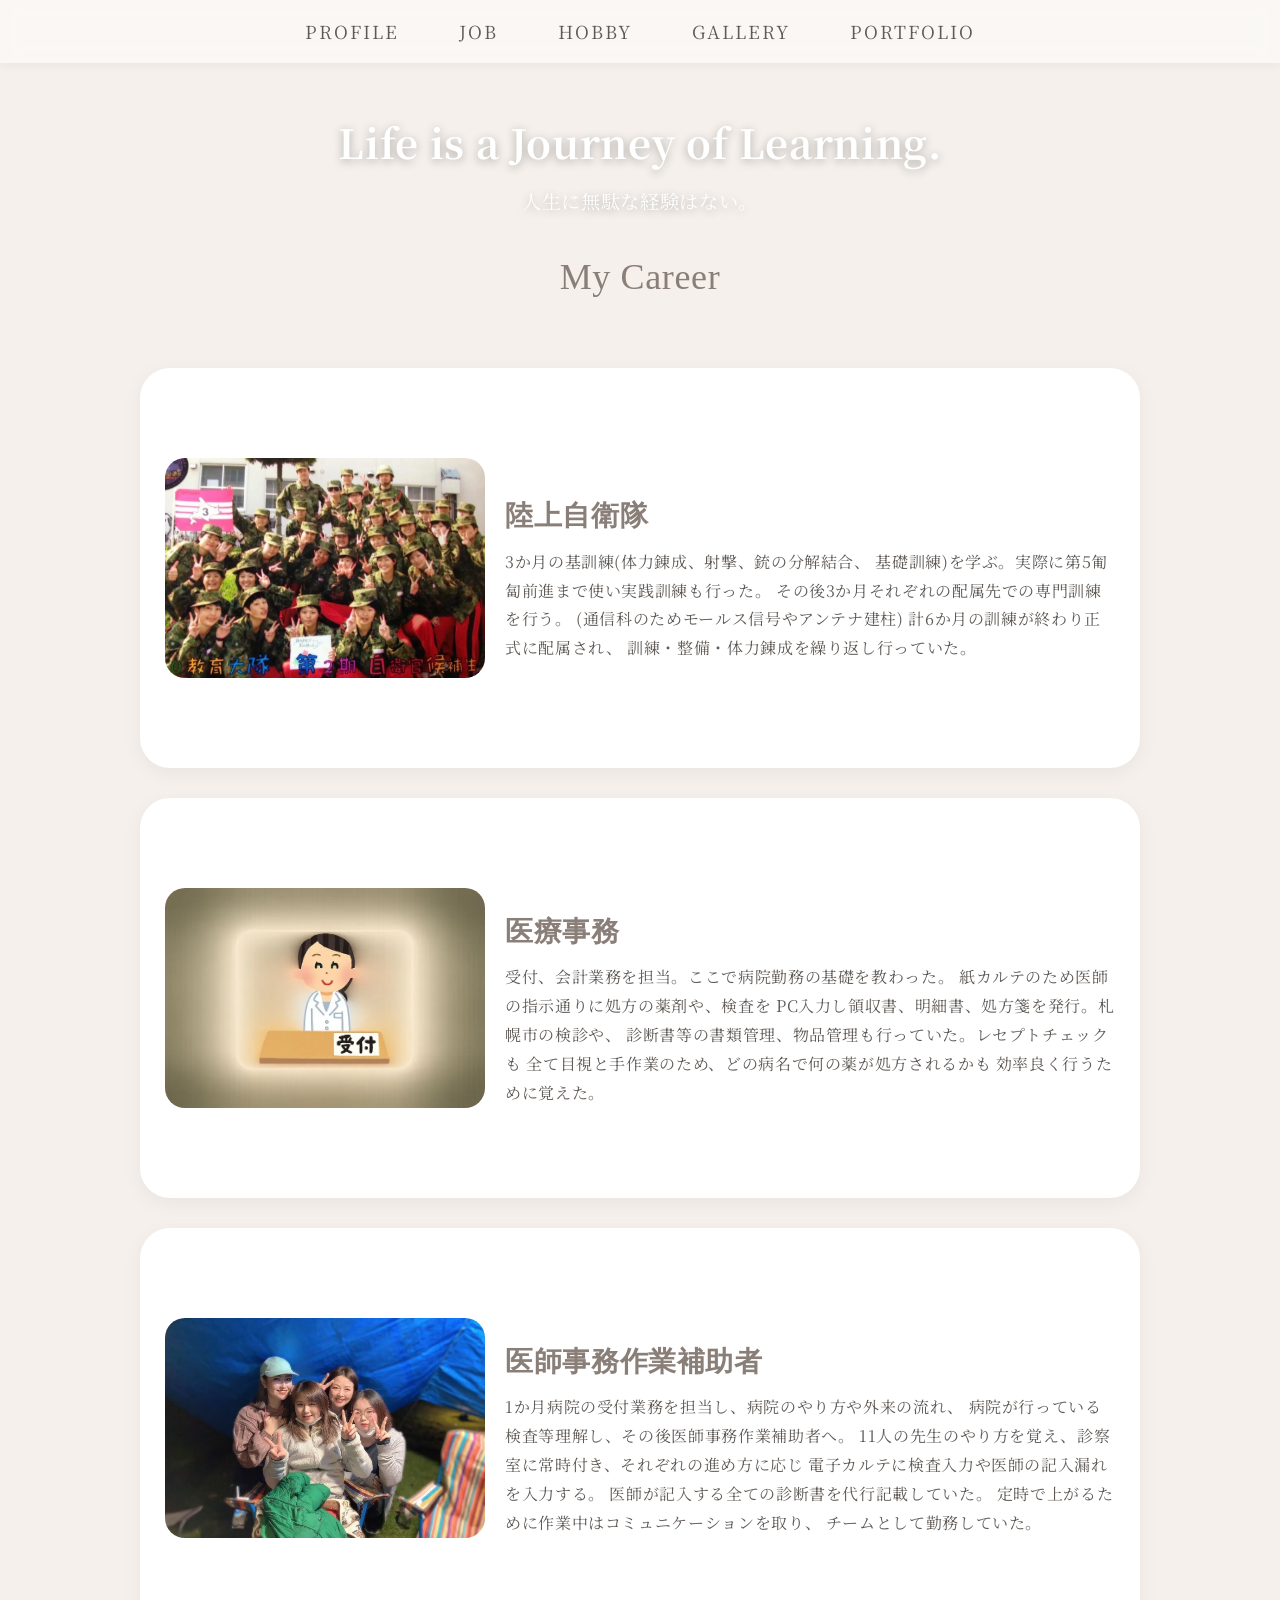
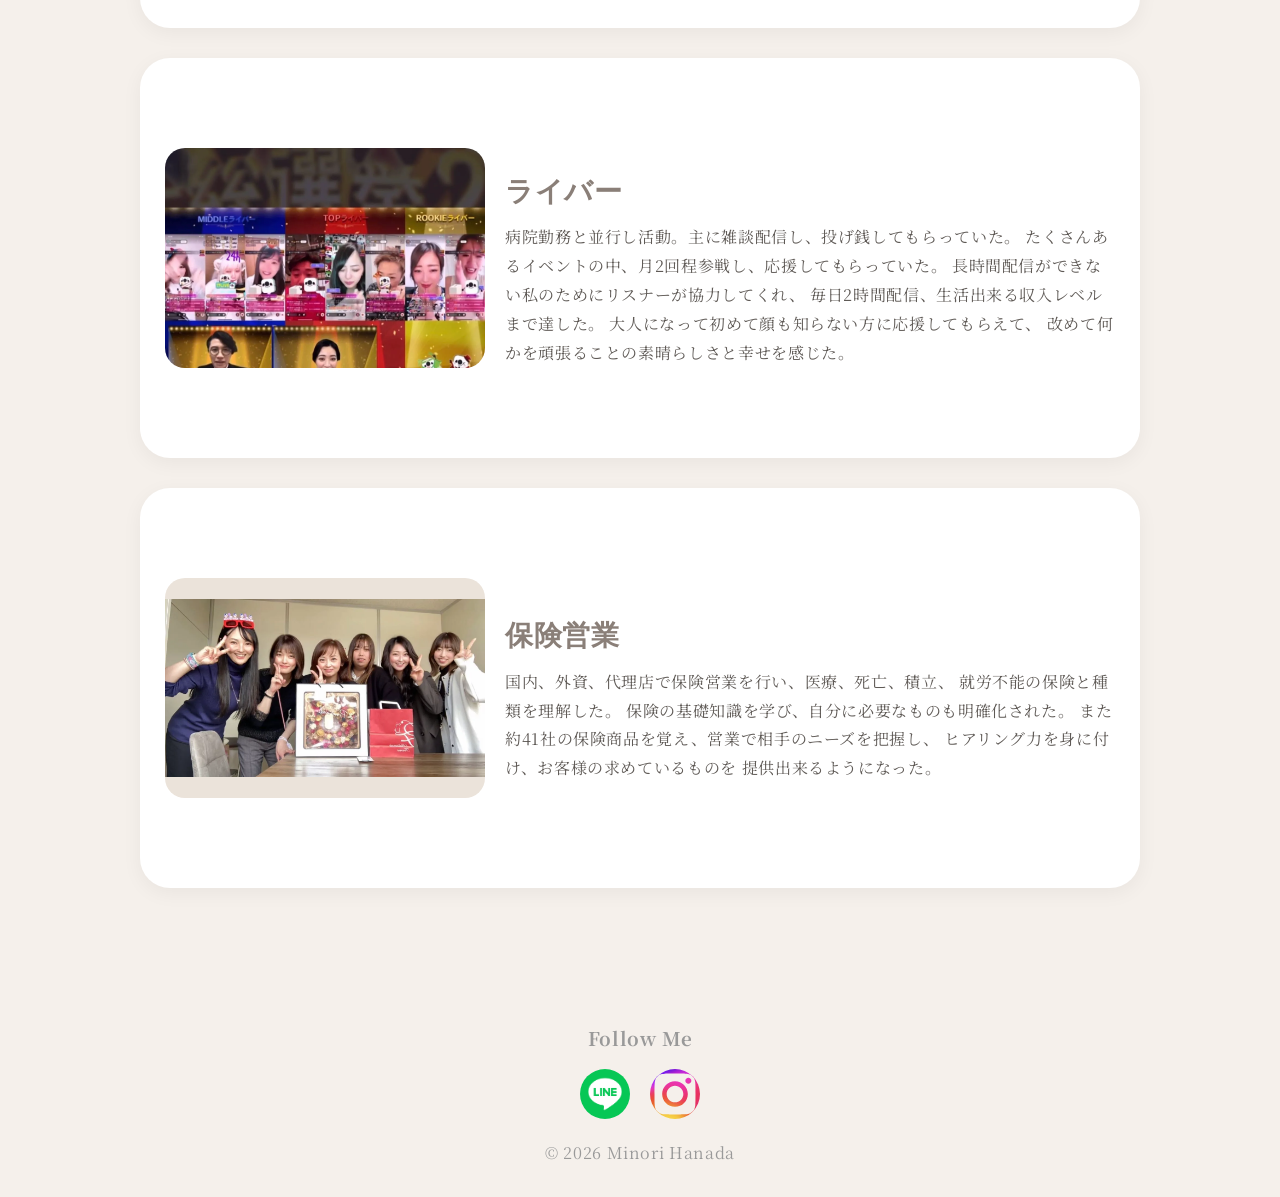
<file: job.html>
<!doctype html>
<html lang="ja">
    <head>
        <meta charset="UTF-8" />
        <meta name="viewport" content="width=device-width, initial-scale=1.0" />

        <link rel="preconnect" href="https://fonts.googleapis.com" />
        <link rel="preconnect" href="https://fonts.gstatic.com" crossorigin />

        <link
            href="https://fonts.googleapis.com/css2?family=Noto+Serif+JP:wght@400;700&family=Roboto:wght@400;700&display=swap"
            rel="stylesheet"
        />

        <link rel="stylesheet" href="css/reset.css" />
        <link rel="stylesheet" href="css/profile.css" />

        <link rel="icon" type="image/png" href="./images/favicon-02.png" sizes="32x32" />

        <title>Job | Minori Hanada</title>
    </head>

    <body>
        <div class="container">
            <header class="hero">
                <!-- ハンバーガーメニュー -->
                <div class="menu">
                    <input
                        type="checkbox"
                        id="menu-toggle"
                        aria-label="メニューを開く/閉じる"
                        hidden
                    />

                    <label class="menu__icon" for="menu-toggle">
                        <span class="menu__line"></span>
                        <span class="menu__line"></span>
                        <span class="menu__line"></span>
                    </label>

                    <nav class="menu__nav" aria-label="メインメニュー">
                        <ul class="menu__list">
                            <li class="menu__item">
                                <a href="profile.html" class="menu__link">PROFILE</a>
                            </li>

                            <li class="menu__item">
                                <a href="job.html" class="menu__link">JOB</a>
                            </li>

                            <li class="menu__item">
                                <a href="hobby.html" class="menu__link">HOBBY</a>
                            </li>

                            <li class="menu__item">
                                <a href="gallery.html" class="menu__link">GALLERY</a>
                            </li>

                            <li class="menu__item">
                                <a href="index.html" class="menu__link">PORTFOLIO</a>
                            </li>
                        </ul>
                    </nav>
                </div>

                <div class="hero-text">
                    <h1 class="header__title">Life is a Journey of Learning.</h1>

                    <p>人生に無駄な経験はない。</p>
                </div>
            </header>
        </div>

        <main>
            <!-- ==============================
         JOB
    ============================== -->

            <section id="job">
                <h2>My Career</h2>

                <!-- 陸上自衛隊 -->

                <div class="job-card">
                    <img src="images/job-01.webp" alt="陸上自衛隊" />

                    <div class="job-text">
                        <h3>陸上自衛隊</h3>

                        <p>
                            3か月の基訓練(体力錬成、射撃、銃の分解結合、
                            基礎訓練)を学ぶ。実際に第5匍匐前進まで使い実践訓練も行った。
                            その後3か月それぞれの配属先での専門訓練を行う。
                            (通信科のためモールス信号やアンテナ建柱)
                            計6か月の訓練が終わり正式に配属され、
                            訓練・整備・体力錬成を繰り返し行っていた。
                        </p>
                    </div>
                </div>

                <!-- 医療事務 -->

                <div class="job-card">
                    <img src="images/job-02.webp" alt="医療事務" />

                    <div class="job-text">
                        <h3>医療事務</h3>

                        <p>
                            受付、会計業務を担当。ここで病院勤務の基礎を教わった。
                            紙カルテのため医師の指示通りに処方の薬剤や、検査を
                            PC入力し領収書、明細書、処方箋を発行。札幌市の検診や、
                            診断書等の書類管理、物品管理も行っていた。レセプトチェックも
                            全て目視と手作業のため、どの病名で何の薬が処方されるかも
                            効率良く行うために覚えた。
                        </p>
                    </div>
                </div>

                <!-- 医師事務作業補助者 -->

                <div class="job-card">
                    <img src="images/job-03.webp" alt="医師事務作業補助者" />

                    <div class="job-text">
                        <h3>医師事務作業補助者</h3>

                        <p>
                            1か月病院の受付業務を担当し、病院のやり方や外来の流れ、
                            病院が行っている検査等理解し、その後医師事務作業補助者へ。
                            11人の先生のやり方を覚え、診察室に常時付き、それぞれの進め方に応じ
                            電子カルテに検査入力や医師の記入漏れを入力する。
                            医師が記入する全ての診断書を代行記載していた。
                            定時で上がるために作業中はコミュニケーションを取り、
                            チームとして勤務していた。
                        </p>
                    </div>
                </div>

                <!-- ライバー -->

                <div class="job-card">
                    <img src="images/job-04.webp" alt="ライバー" />

                    <div class="job-text">
                        <h3>ライバー</h3>

                        <p>
                            病院勤務と並行し活動。主に雑談配信し、投げ銭してもらっていた。
                            たくさんあるイベントの中、月2回程参戦し、応援してもらっていた。
                            長時間配信ができない私のためにリスナーが協力してくれ、
                            毎日2時間配信、生活出来る収入レベルまで達した。
                            大人になって初めて顔も知らない方に応援してもらえて、
                            改めて何かを頑張ることの素晴らしさと幸せを感じた。
                        </p>
                    </div>
                </div>

                <!-- 保険営業 -->

                <div class="job-card">
                    <img src="images/job-05.webp" alt="保険営業" class="job-img full" />

                    <div class="job-text">
                        <h3>保険営業</h3>

                        <p>
                            国内、外資、代理店で保険営業を行い、医療、死亡、積立、
                            就労不能の保険と種類を理解した。
                            保険の基礎知識を学び、自分に必要なものも明確化された。
                            また約41社の保険商品を覚え、営業で相手のニーズを把握し、
                            ヒアリング力を身に付け、お客様の求めているものを
                            提供出来るようになった。
                        </p>
                    </div>
                </div>
            </section>
        </main>

        <footer>
            <h3>Follow Me</h3>

            <div class="sns-icons">
                <a href="https://line.me/ti/p/wyoAPZbcBC" target="_blank" rel="noopener noreferrer">
                    <img src="images/sns/LINE_Brand_icon.svg" alt="LINE" />
                </a>

                <a
                    href="https://www.instagram.com/minori7?igsh=MWJsbmE4NGE2M2l1Yg%3D%3D&utm_source=qr"
                    target="_blank"
                    rel="noopener noreferrer"
                >
                    <img src="images/sns/Instagram_Glyph_Gradient.svg" alt="Instagram" />
                </a>
            </div>

            <p>&copy; 2026 Minori Hanada</p>
        </footer>

        <script>
            document.body.addEventListener("touchstart", function () {}, { passive: true });
        </script>
    </body>
</html>
</file>
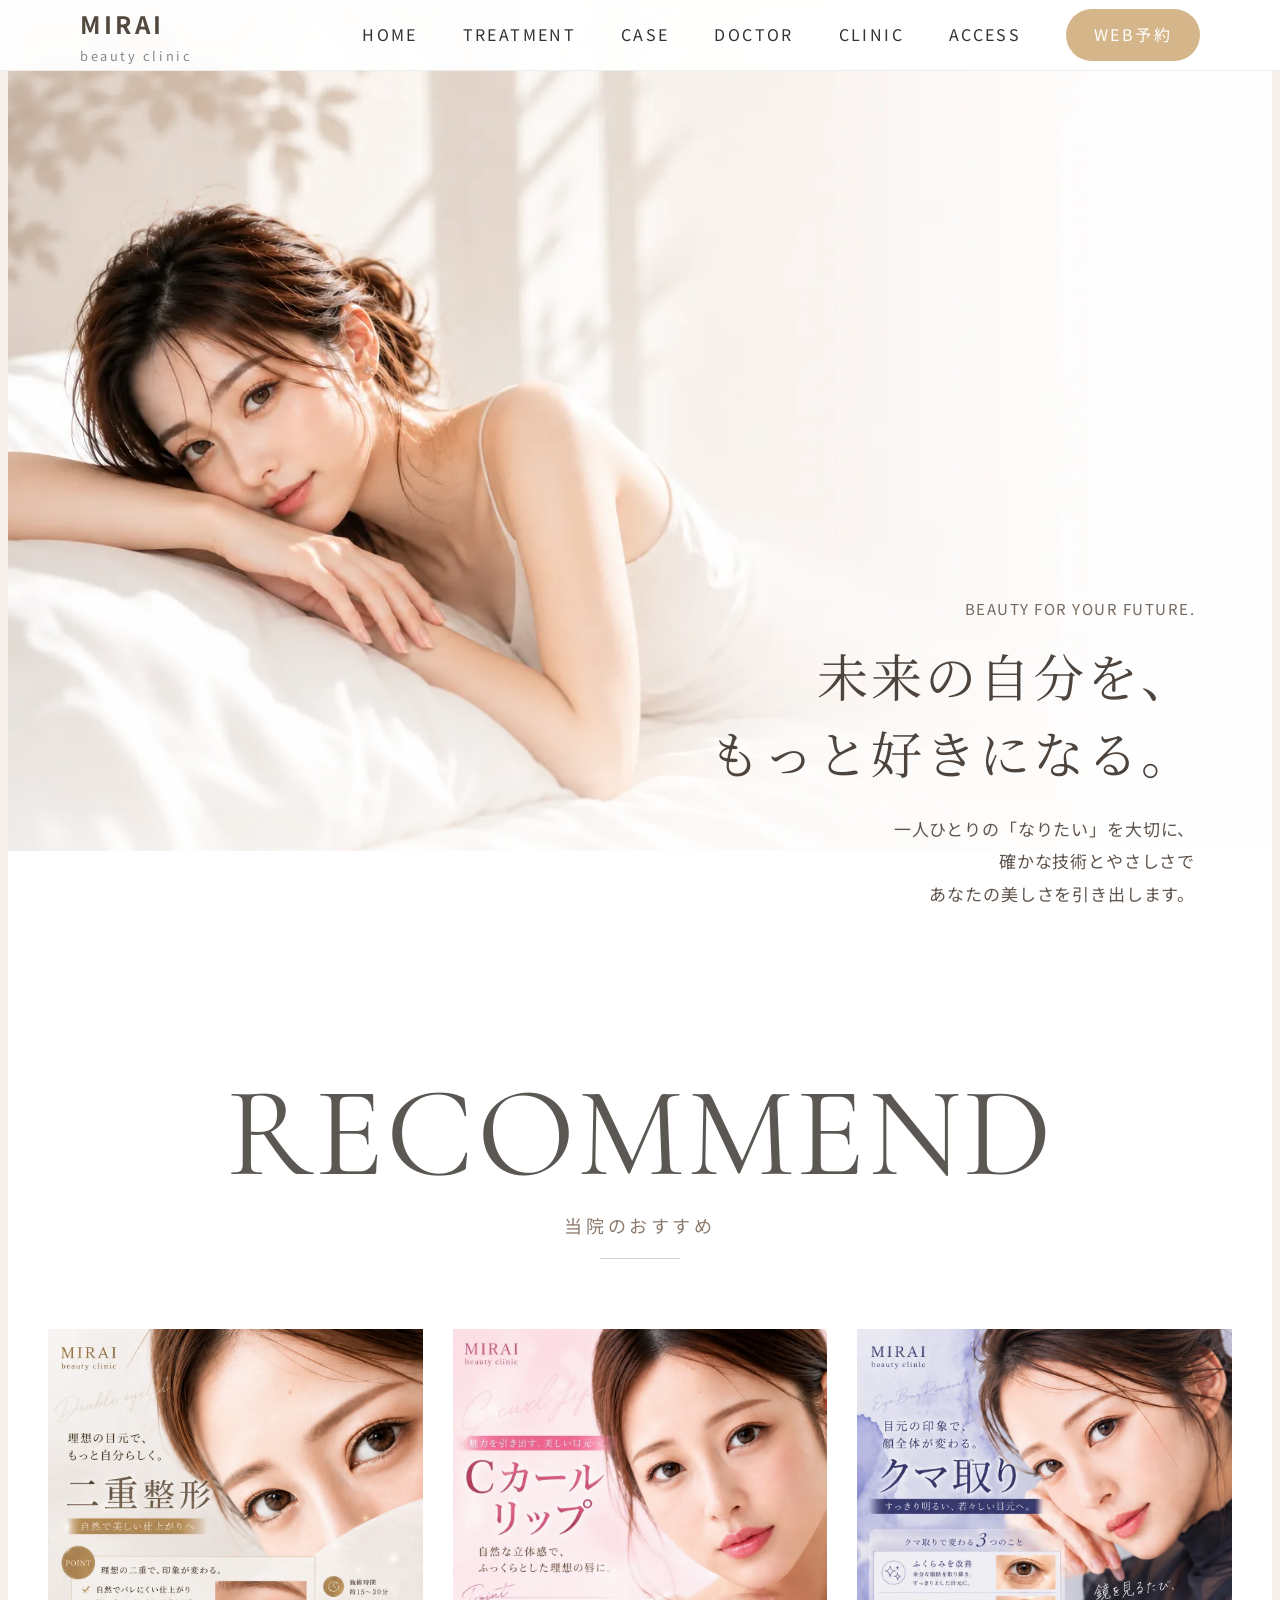
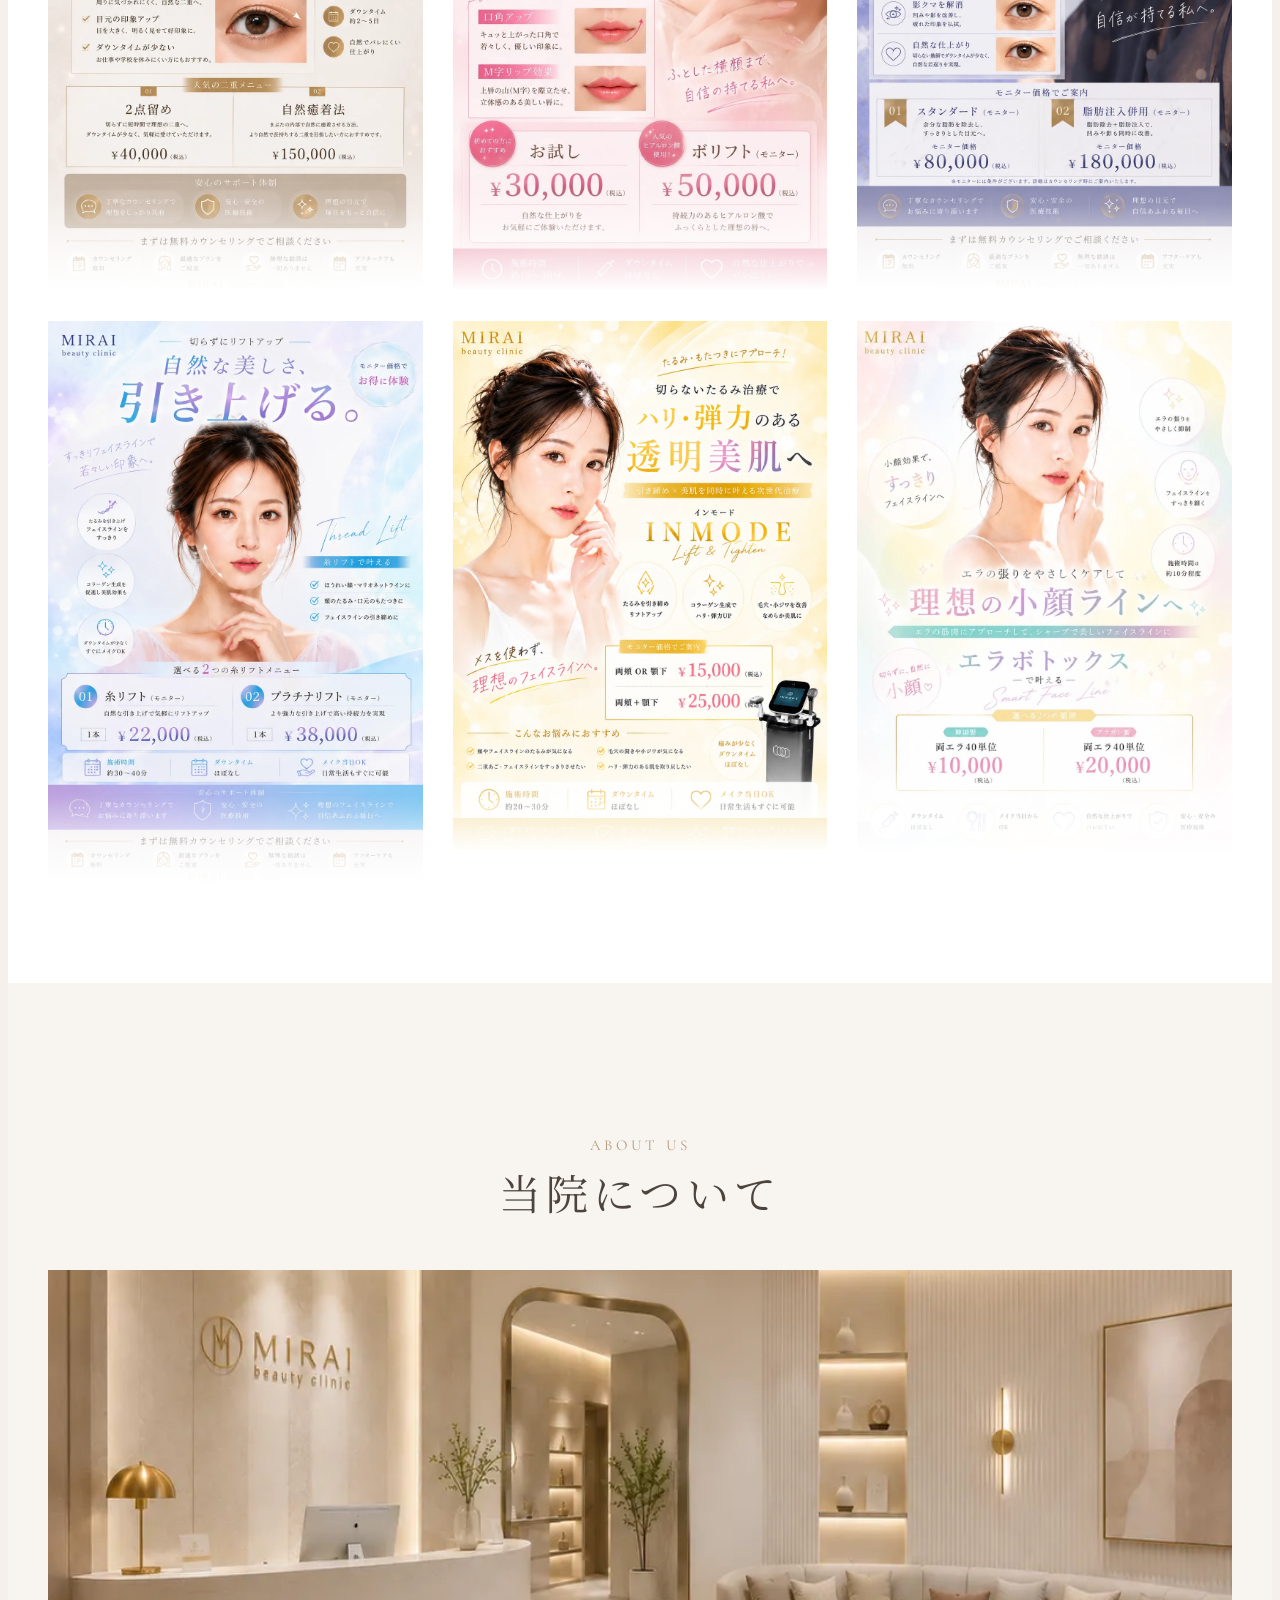
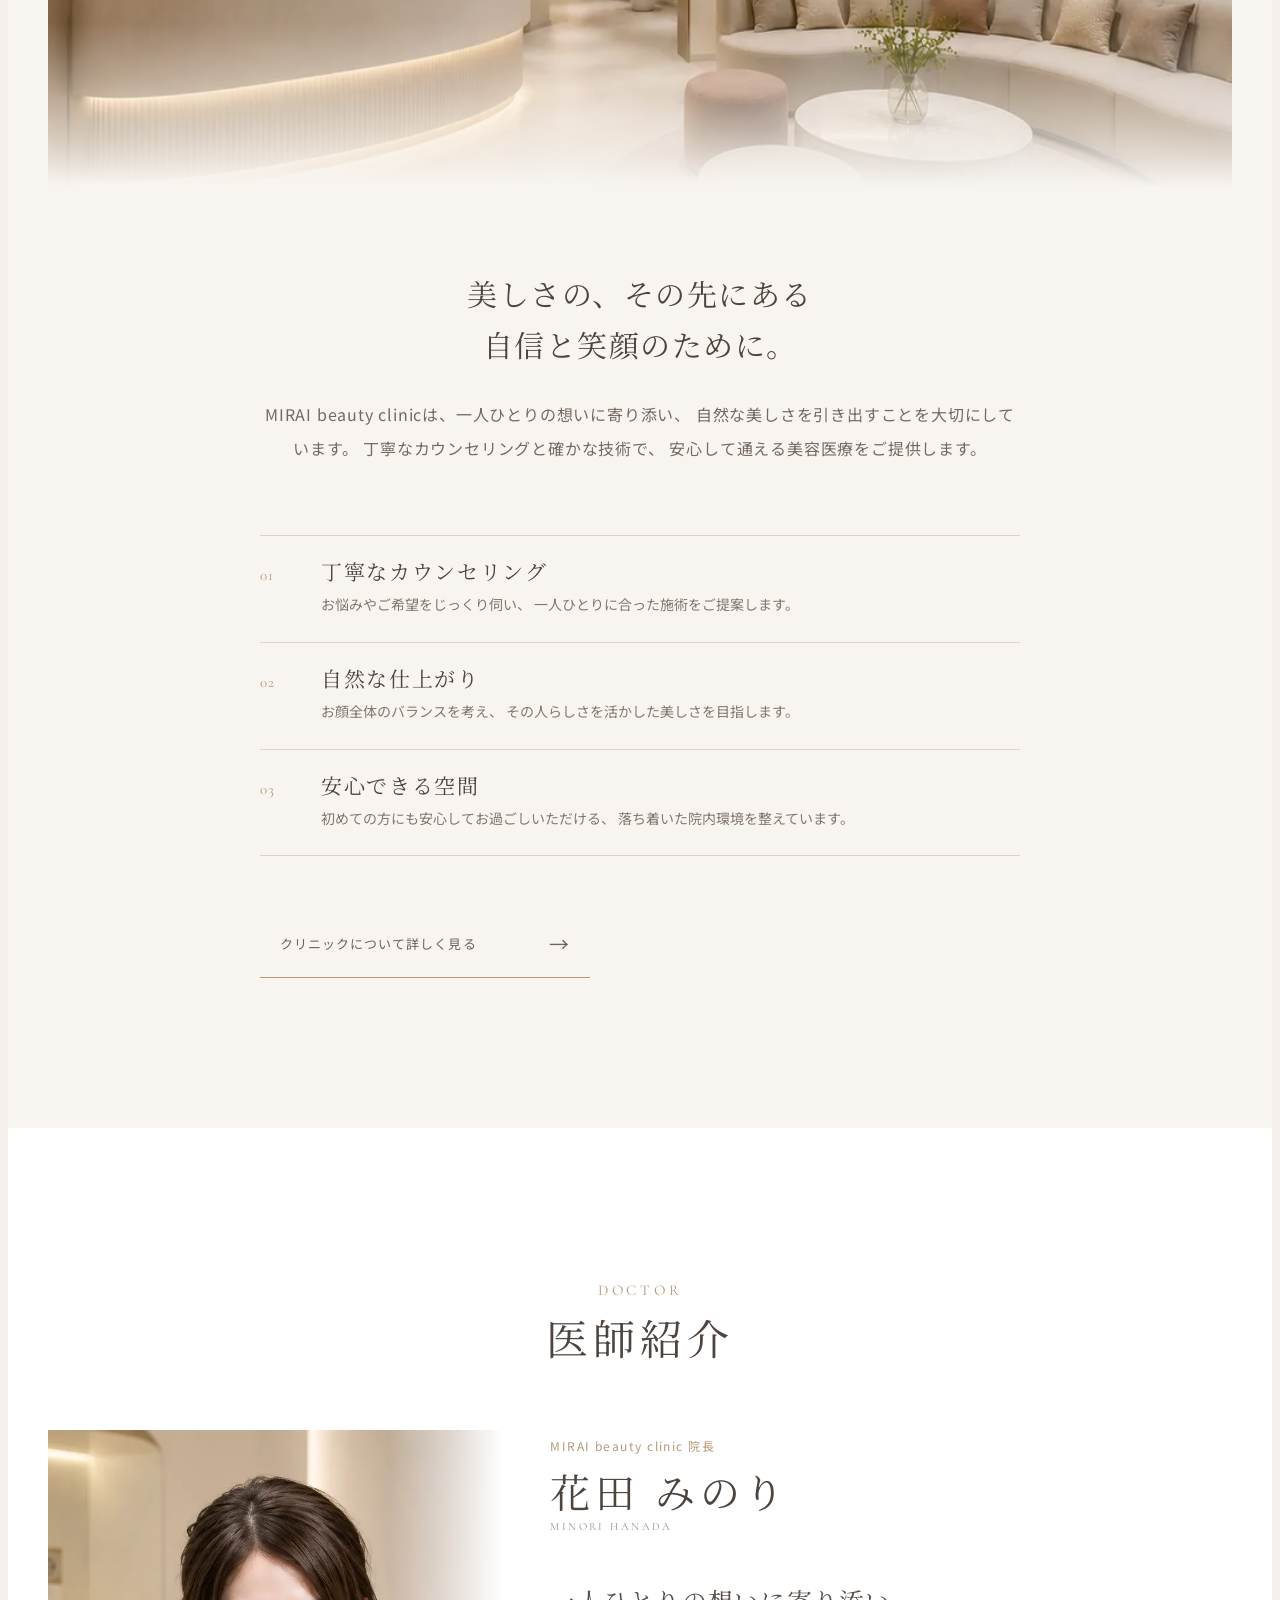
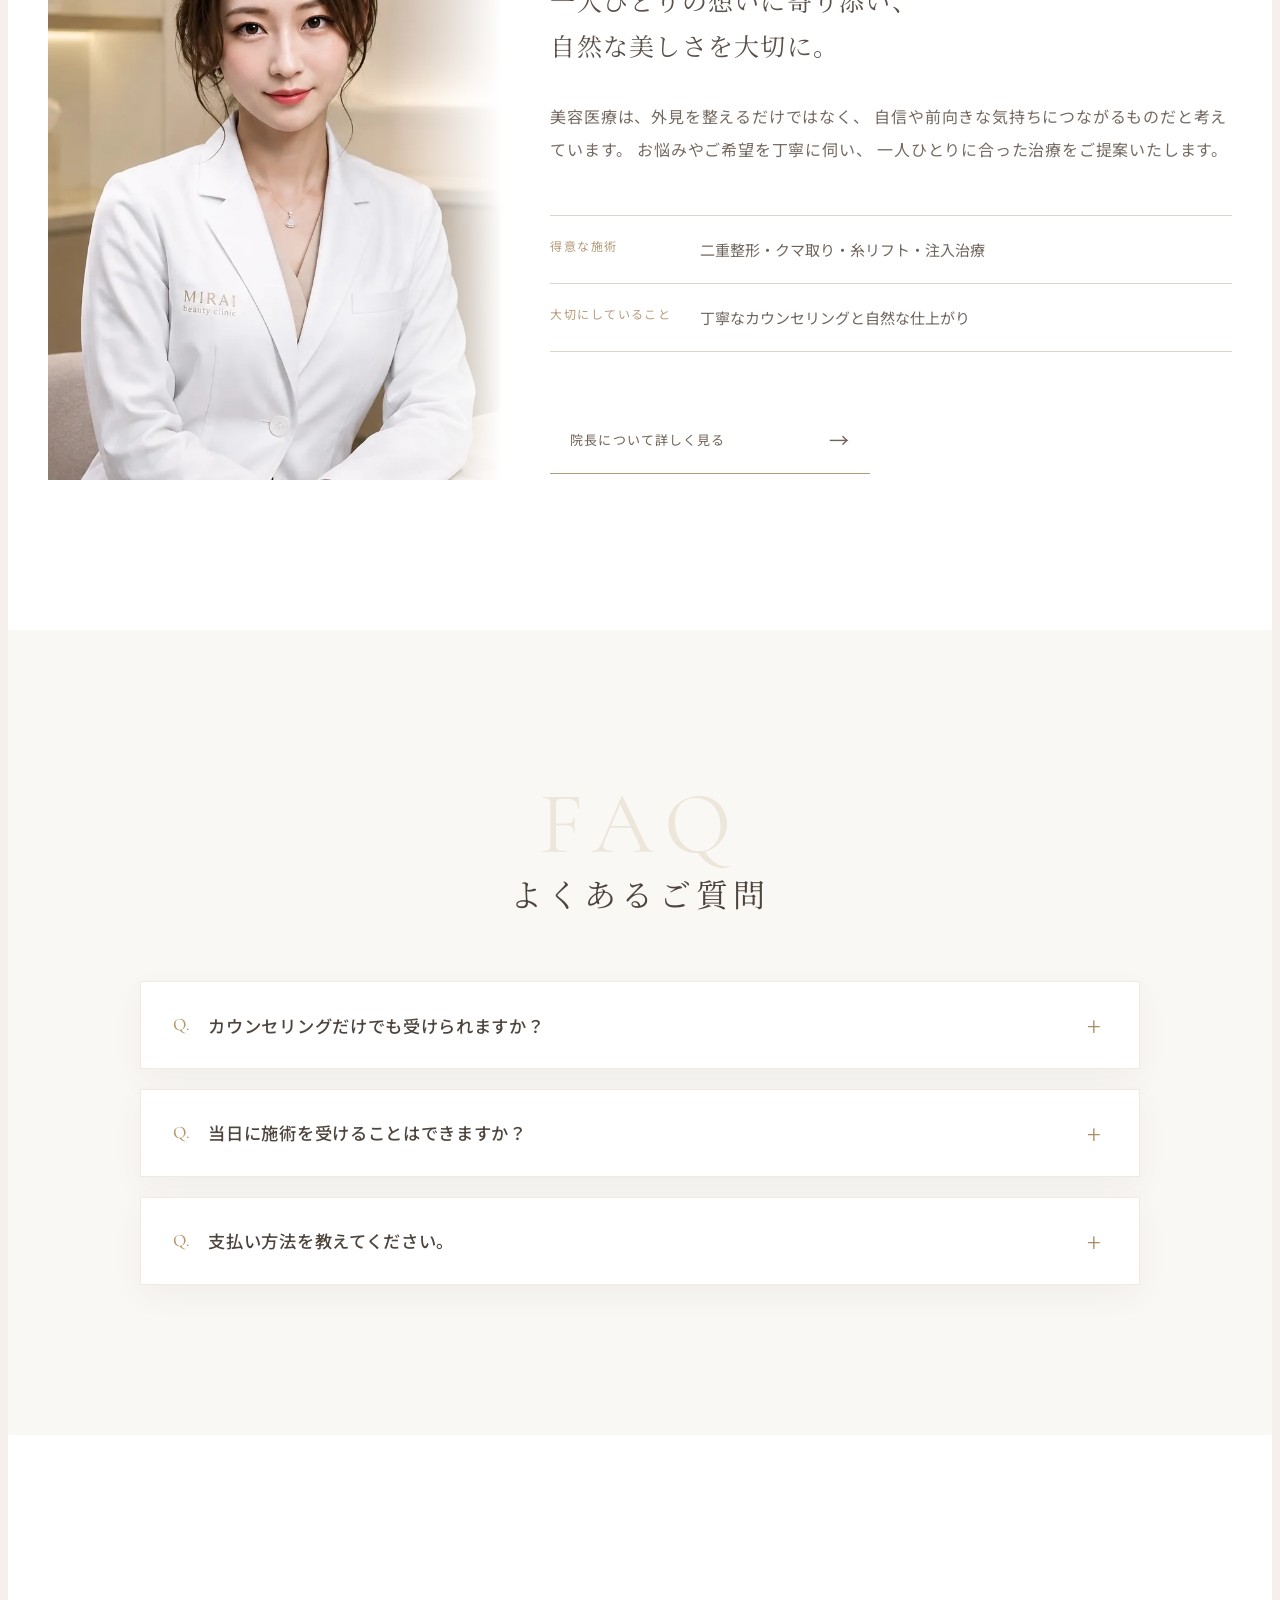
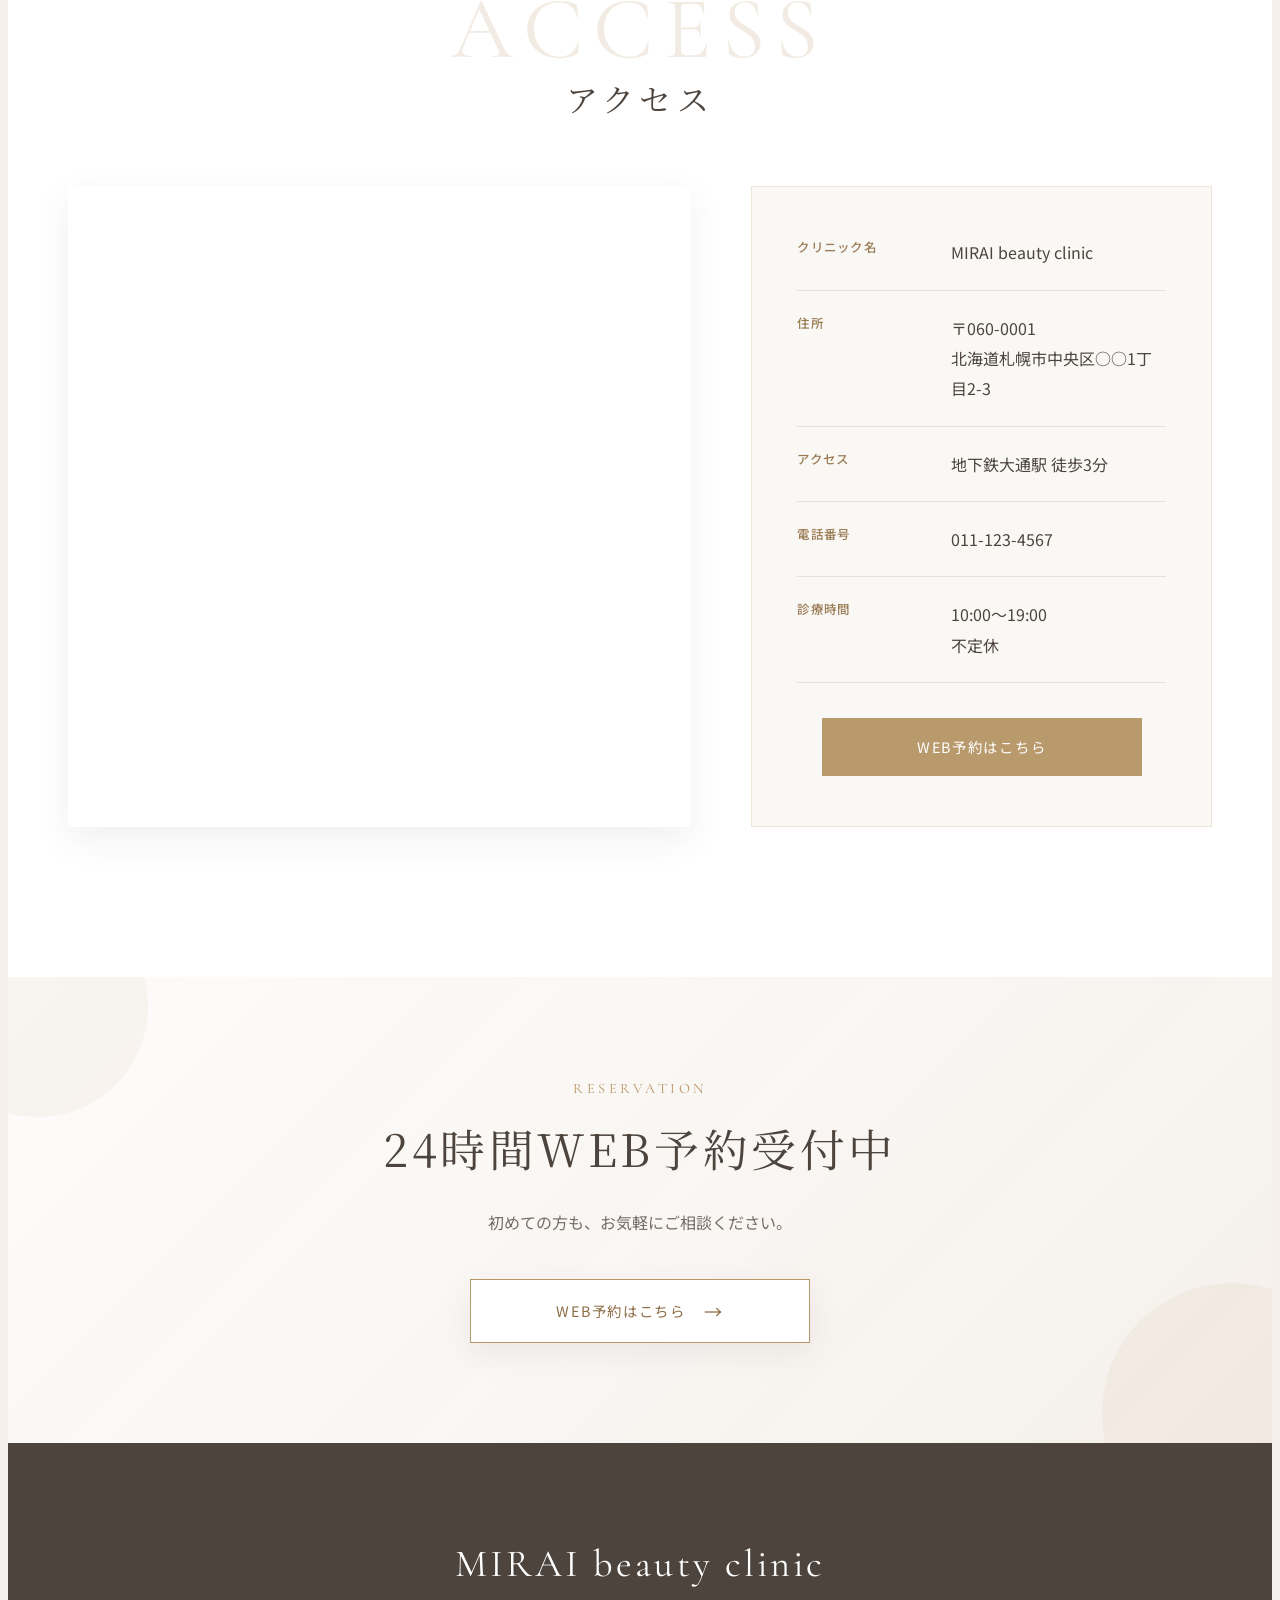
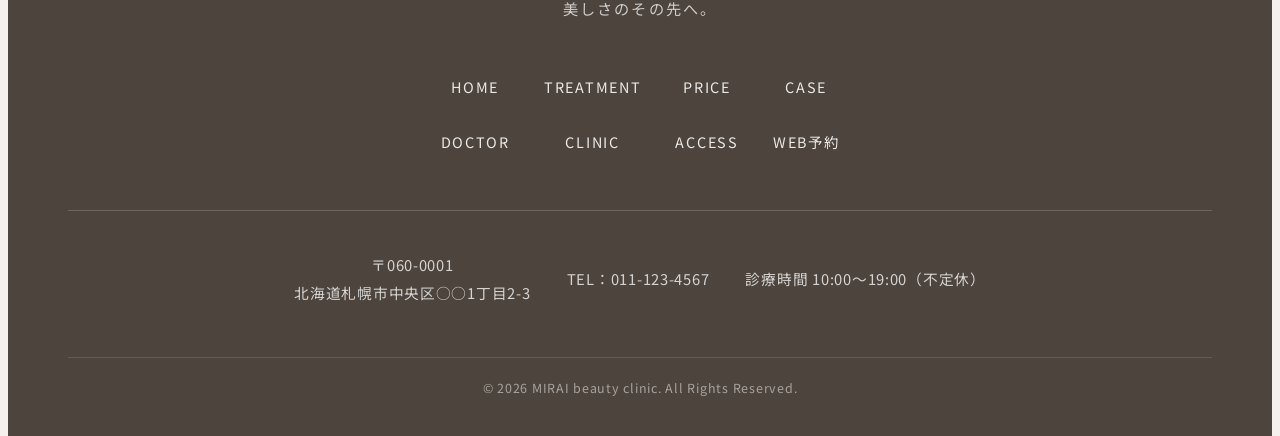
<file: mirai.html>
<!doctype html>
<html lang="ja">
    <head>
        <meta charset="UTF-8" />
        <!-- スマホ表示に必要 -->
        <meta name="viewport" content="width=device-width, initial-scale=1.0" />
        <title>MIRAI beauty clinic</title>
        <link rel="preconnect" href="https://fonts.googleapis.com" />
        <link rel="preconnect" href="https://fonts.gstatic.com" crossorigin />

        <link
            href="https://fonts.googleapis.com/css2?family=Cormorant+Garamond:wght@400;500;600&family=Noto+Sans+JP:wght@400;500;600&family=Noto+Serif+JP:wght@400;500;600&display=swap"
            rel="stylesheet"
        />
        <link rel="stylesheet" href="./css/reset.css" />
        <link rel="stylesheet" href="./css/mirai.css" />
        <link rel="icon" type="image/png" href="./images/mirai-favicon.png" sizes="32x32" />
    </head>

    <body>
        <!-- ヘッダー -->

        <header class="header">
            <div class="header__inner">
                <!-- ロゴ -->
                <a href="mirai.html" class="header__logo">
                    <span class="header__logo-main">MIRAI</span>
                    <span class="header__logo-sub">beauty clinic</span>
                </a>

                <!-- スマホ用ハンバーガーメニュー -->
                <input type="checkbox" id="menu-toggle" class="header__menu-toggle" />

                <label for="menu-toggle" class="header__menu-button">
                    <!-- 三本線 -->
                    <span class="header__menu-lines">
                        <span class="header__menu-line"></span>
                        <span class="header__menu-line"></span>
                        <span class="header__menu-line"></span>
                    </span>

                    <!-- MENUの文字 -->
                    <span class="header__menu-text">MENU</span>
                </label>

                <!-- ナビゲーション -->

                <nav class="header__nav">
                    <ul class="header__nav-list">
                        <li class="header__nav-item">
                            <details class="header__dropdown">
                                <summary class="header__nav-link">HOME</summary>
                                <div class="header__dropdown-content">
                                    <a href="mirai.html" class="header__dropdown-link">ホーム</a>
                                </div>
                            </details>
                        </li>
                        <li class="header__nav-item">
                            <details class="header__dropdown">
                                <summary class="header__nav-link">TREATMENT</summary>
                                <div class="header__dropdown-content">
                                    <a href="treatment.html" class="header__dropdown-link">
                                        施術一覧
                                    </a>
                                    <a href="price.html" class="header__dropdown-link">
                                        料金一覧
                                    </a>
                                    <a
                                        href="treatment.html#double-eyelid"
                                        class="header__dropdown-link"
                                    >
                                        二重整形
                                    </a>
                                    <a
                                        href="treatment.html#under-eye"
                                        class="header__dropdown-link"
                                    >
                                        クマ取り
                                    </a>
                                    <a href="treatment.html#lip" class="header__dropdown-link">
                                        Cカールリップ
                                    </a>
                                    <a href="treatment.html#skin" class="header__dropdown-link">
                                        美肌
                                    </a>

                                    <a
                                        href="treatment.html#small-face"
                                        class="header__dropdown-link"
                                    >
                                        小顔
                                    </a>

                                    <a
                                        href="treatment.html#thread-lift"
                                        class="header__dropdown-link"
                                    >
                                        糸リフト
                                    </a>
                                </div>
                            </details>
                        </li>
                        <li class="header__nav-item">
                            <details class="header__dropdown">
                                <summary class="header__nav-link">CASE</summary>
                                <div class="header__dropdown-content">
                                    <a href="case.html" class="header__dropdown-link"> 症例写真 </a>
                                </div>
                            </details>
                        </li>
                        <li class="header__nav-item">
                            <details class="header__dropdown">
                                <summary class="header__nav-link">DOCTOR</summary>
                                <div class="header__dropdown-content">
                                    <a href="doctor.html" class="header__dropdown-link">
                                        医師紹介
                                    </a>
                                </div>
                            </details>
                        </li>
                        <li class="header__nav-item">
                            <details class="header__dropdown">
                                <summary class="header__nav-link">CLINIC</summary>
                                <div class="header__dropdown-content">
                                    <a href="clinic.html" class="header__dropdown-link">
                                        クリニック紹介
                                    </a>
                                </div>
                            </details>
                        </li>
                        <li class="header__nav-item">
                            <details class="header__dropdown">
                                <summary class="header__nav-link">ACCESS</summary>
                                <div class="header__dropdown-content">
                                    <a href="access.html" class="header__dropdown-link">
                                        アクセス
                                    </a>
                                </div>
                            </details>
                        </li>
                        <li class="header__nav-item header__nav-item--reservation">
                            <a
                                href="reservation.html"
                                class="header__nav-link header__nav-link--reservation"
                            >
                                WEB予約
                            </a>
                        </li>
                    </ul>
                </nav>
            </div>
        </header>
        <!-- Hero -->
        <section class="hero">
            <div class="hero__image">
                <img class="hero__photo" src="./images/hero.webp" alt="MIRAI beauty clinic" />
            </div>

            <div class="hero__content">
                <p class="hero__sub-title">BEAUTY FOR YOUR FUTURE.</p>

                <h1 class="hero__title">
                    未来の自分を、<br />
                    もっと好きになる。
                </h1>

                <p class="hero__text">
                    一人ひとりの「なりたい」を大切に、<br />
                    確かな技術とやさしさで<br />
                    あなたの美しさを引き出します。
                </p>
            </div>
        </section>
        <!-- ここからトップページの内容を追加していく -->

        <main class="main" id="home">
            <section class="recommend">
                <div class="recommend__inner">
                    <h2 class="recommend__heading">RECOMMEND</h2>

                    <p class="recommend__lead">当院のおすすめ</p>

                    <div class="recommend__list">
                        <a class="recommend__card" href="price.html#double-eyelid">
                            <div class="recommend__image-wrap">
                                <img
                                    class="recommend__image"
                                    src="images/recommend-1.webp"
                                    alt="二重整形"
                                />
                            </div>
                        </a>

                        <a class="recommend__card" href="price.html#lip">
                            <div class="recommend__image-wrap">
                                <img
                                    class="recommend__image"
                                    src="images/recommend-2.webp"
                                    alt="Cカールリップ"
                                />
                            </div>
                        </a>

                        <a class="recommend__card" href="price.html#under-eye">
                            <div class="recommend__image-wrap">
                                <img
                                    class="recommend__image"
                                    src="images/recommend-3.webp"
                                    alt="クマ取り"
                                />
                            </div>
                        </a>

                        <a class="recommend__card" href="price.html#thread-lift">
                            <div class="recommend__image-wrap">
                                <img
                                    class="recommend__image"
                                    src="images/recommend-4.webp"
                                    alt="糸リフト"
                                />
                            </div>
                        </a>

                        <a class="recommend__card" href="price.html#skin">
                            <div class="recommend__image-wrap">
                                <img
                                    class="recommend__image"
                                    src="images/recommend-5.webp"
                                    alt="美肌治療"
                                />
                            </div>
                        </a>

                        <a class="recommend__card" href="price.html#small-face">
                            <div class="recommend__image-wrap">
                                <img
                                    class="recommend__image"
                                    src="images/recommend-6.webp"
                                    alt="ボトックス"
                                />
                            </div>
                        </a>
                    </div>
                </div>
            </section>
            <section class="about" id="about">
                <div class="about__inner">
                    <div class="about__heading-wrap">
                        <p class="about__sub-title">ABOUT US</p>
                        <h2 class="about__title">当院について</h2>
                    </div>

                    <div class="about__body">
                        <div class="about__image-wrap">
                            <img
                                class="about__image"
                                src="images/clinic.webp"
                                alt="MIRAI beauty clinicの院内"
                            />
                        </div>

                        <div class="about__content">
                            <p class="about__catch">
                                美しさの、その先にある<br />
                                自信と笑顔のために。
                            </p>

                            <p class="about__text">
                                MIRAI beauty clinicは、一人ひとりの想いに寄り添い、
                                自然な美しさを引き出すことを大切にしています。
                                丁寧なカウンセリングと確かな技術で、
                                安心して通える美容医療をご提供します。
                            </p>

                            <div class="about__features">
                                <div class="about__feature">
                                    <span class="about__number">01</span>

                                    <div class="about__feature-content">
                                        <h3 class="about__feature-title">丁寧なカウンセリング</h3>

                                        <p class="about__feature-text">
                                            お悩みやご希望をじっくり伺い、
                                            一人ひとりに合った施術をご提案します。
                                        </p>
                                    </div>
                                </div>

                                <div class="about__feature">
                                    <span class="about__number">02</span>

                                    <div class="about__feature-content">
                                        <h3 class="about__feature-title">自然な仕上がり</h3>

                                        <p class="about__feature-text">
                                            お顔全体のバランスを考え、
                                            その人らしさを活かした美しさを目指します。
                                        </p>
                                    </div>
                                </div>

                                <div class="about__feature">
                                    <span class="about__number">03</span>

                                    <div class="about__feature-content">
                                        <h3 class="about__feature-title">安心できる空間</h3>

                                        <p class="about__feature-text">
                                            初めての方にも安心してお過ごしいただける、
                                            落ち着いた院内環境を整えています。
                                        </p>
                                    </div>
                                </div>
                            </div>

                            <a class="about__link" href="clinic.html">
                                クリニックについて詳しく見る
                                <span class="about__arrow">→</span>
                            </a>
                        </div>
                    </div>
                </div>
            </section>
            <section class="doctor" id="doctor">
                <div class="doctor__inner">
                    <div class="doctor__heading-wrap">
                        <p class="doctor__sub-title">DOCTOR</p>
                        <h2 class="doctor__title">医師紹介</h2>
                    </div>

                    <div class="doctor__body">
                        <div class="doctor__image-wrap">
                            <img
                                class="doctor__image"
                                src="images/doctor.webp"
                                alt="MIRAI beauty clinic 院長"
                            />
                        </div>

                        <div class="doctor__content">
                            <p class="doctor__position">MIRAI beauty clinic 院長</p>

                            <h3 class="doctor__name">
                                花田 みのり
                                <span class="doctor__name-en">MINORI HANADA</span>
                            </h3>

                            <p class="doctor__catch">
                                一人ひとりの想いに寄り添い、<br />
                                自然な美しさを大切に。
                            </p>

                            <p class="doctor__text">
                                美容医療は、外見を整えるだけではなく、
                                自信や前向きな気持ちにつながるものだと考えています。
                                お悩みやご希望を丁寧に伺い、
                                一人ひとりに合った治療をご提案いたします。
                            </p>

                            <div class="doctor__profile">
                                <div class="doctor__profile-item">
                                    <p class="doctor__profile-label">得意な施術</p>

                                    <p class="doctor__profile-text">
                                        二重整形・クマ取り・糸リフト・注入治療
                                    </p>
                                </div>

                                <div class="doctor__profile-item">
                                    <p class="doctor__profile-label">大切にしていること</p>

                                    <p class="doctor__profile-text">
                                        丁寧なカウンセリングと自然な仕上がり
                                    </p>
                                </div>
                            </div>

                            <a class="doctor__link" href="./doctor.html">
                                院長について詳しく見る
                                <span class="doctor__arrow">→</span>
                            </a>
                        </div>
                    </div>
                </div>
            </section>
            <section class="faq" id="faq">
                <div class="faq__inner">
                    <div class="faq__heading">
                        <p class="faq__subtitle">FAQ</p>
                        <h2 class="faq__title">よくあるご質問</h2>
                    </div>

                    <div class="faq__list">
                        <details class="faq__item">
                            <summary class="faq__question">
                                <span class="faq__q">Q.</span>
                                カウンセリングだけでも受けられますか？
                            </summary>

                            <div class="faq__answer">
                                <span class="faq__a">A.</span>
                                <p>
                                    はい、もちろん可能です。 無理な勧誘は行っておりませんので、
                                    お気軽にご相談ください。
                                </p>
                            </div>
                        </details>

                        <details class="faq__item">
                            <summary class="faq__question">
                                <span class="faq__q">Q.</span>
                                当日に施術を受けることはできますか？
                            </summary>

                            <div class="faq__answer">
                                <span class="faq__a">A.</span>
                                <p>
                                    施術内容によっては当日施術も可能です。
                                    医師の診察後にご案内いたします。
                                </p>
                            </div>
                        </details>

                        <details class="faq__item">
                            <summary class="faq__question">
                                <span class="faq__q">Q.</span>
                                支払い方法を教えてください。
                            </summary>

                            <div class="faq__answer">
                                <span class="faq__a">A.</span>
                                <p>現金・各種クレジットカード・医療ローンに 対応しております。</p>
                            </div>
                        </details>
                    </div>
                </div>
            </section>
            <section class="access" id="access">
                <div class="access__inner">
                    <div class="access__heading">
                        <p class="access__subtitle">ACCESS</p>
                        <h2 class="access__title">アクセス</h2>
                    </div>

                    <div class="access__content">
                        <div class="access__map">
                            <iframe
                                class="access__map-frame"
                                src="https://www.google.com/maps/embed?pb=!1m18!1m12!1m3!1d11661.334431221474!2d141.34301416326434!3d43.055450680458115!2m3!1f0!2f0!3f0!3m2!1i1024!2i768!4f13.1!3m3!1m2!1s0x5f0b299d2542da75%3A0xde2a1d75ae40654e!2z5aSn6YCa6aeF!5e0!3m2!1sja!2sjp!4v1784874339079!5m2!1sja!2sjp"
                                allowfullscreen=""
                                loading="lazy"
                                referrerpolicy="strict-origin-when-cross-origin"
                            >
                            </iframe>
                        </div>

                        <div class="access__info">
                            <dl class="access__list">
                                <div class="access__item">
                                    <dt>クリニック名</dt>
                                    <dd>MIRAI beauty clinic</dd>
                                </div>

                                <div class="access__item">
                                    <dt>住所</dt>
                                    <dd>
                                        〒060-0001<br />
                                        北海道札幌市中央区○○1丁目2-3
                                    </dd>
                                </div>

                                <div class="access__item">
                                    <dt>アクセス</dt>
                                    <dd>地下鉄大通駅 徒歩3分</dd>
                                </div>

                                <div class="access__item">
                                    <dt>電話番号</dt>
                                    <dd>011-123-4567</dd>
                                </div>

                                <div class="access__item">
                                    <dt>診療時間</dt>
                                    <dd>
                                        10:00〜19:00<br />
                                        不定休
                                    </dd>
                                </div>
                            </dl>

                            <a href="reservation.html" class="access__button"> WEB予約はこちら </a>
                        </div>
                    </div>
                </div>
            </section>
            <section class="reservation">
                <div class="reservation__inner">
                    <p class="reservation__subtitle">RESERVATION</p>

                    <h2 class="reservation__title">24時間WEB予約受付中</h2>

                    <p class="reservation__text">初めての方も、お気軽にご相談ください。</p>

                    <a href="reservation.html" class="reservation__button">
                        <span>WEB予約はこちら</span>
                        <span class="reservation__arrow" aria-hidden="true">→</span>
                    </a>
                </div>
            </section>
        </main>
        <footer class="footer">
            <div class="footer__inner">
                <div class="footer__logo">
                    <h2 class="footer__clinic-name">MIRAI beauty clinic</h2>

                    <p class="footer__copy">美しさのその先へ。</p>
                </div>

                <nav class="footer__nav" aria-label="フッターナビゲーション">
                    <ul class="footer__list">
                        <li class="footer__item">
                            <a href="#home" class="footer__link">HOME</a>
                        </li>

                        <li class="footer__item">
                            <a href="treatment.html" class="footer__link">TREATMENT</a>
                        </li>

                        <li class="footer__item">
                            <a href="price.html" class="footer__link">PRICE</a>
                        </li>

                        <li class="footer__item">
                            <a href="case.html" class="footer__link">CASE</a>
                        </li>

                        <li class="footer__item">
                            <a href="doctor.html" class="footer__link">DOCTOR</a>
                        </li>

                        <li class="footer__item">
                            <a href="clinic.html" class="footer__link">CLINIC</a>
                        </li>

                        <li class="footer__item">
                            <a href="access.html" class="footer__link">ACCESS</a>
                        </li>

                        <li class="footer__item">
                            <a href="reservation.html" class="footer__link">WEB予約</a>
                        </li>
                    </ul>
                </nav>

                <div class="footer__info">
                    <p class="footer__address">
                        〒060-0001<br />
                        北海道札幌市中央区○○1丁目2-3
                    </p>

                    <p class="footer__tel">TEL：011-123-4567</p>

                    <p class="footer__time">診療時間 10:00〜19:00（不定休）</p>
                </div>

                <small class="footer__copyright">
                    &copy; 2026 MIRAI beauty clinic. All Rights Reserved.
                </small>
            </div>
        </footer>
        <script src="./js/mirai.js"></script>
    </body>
</html>
</file>
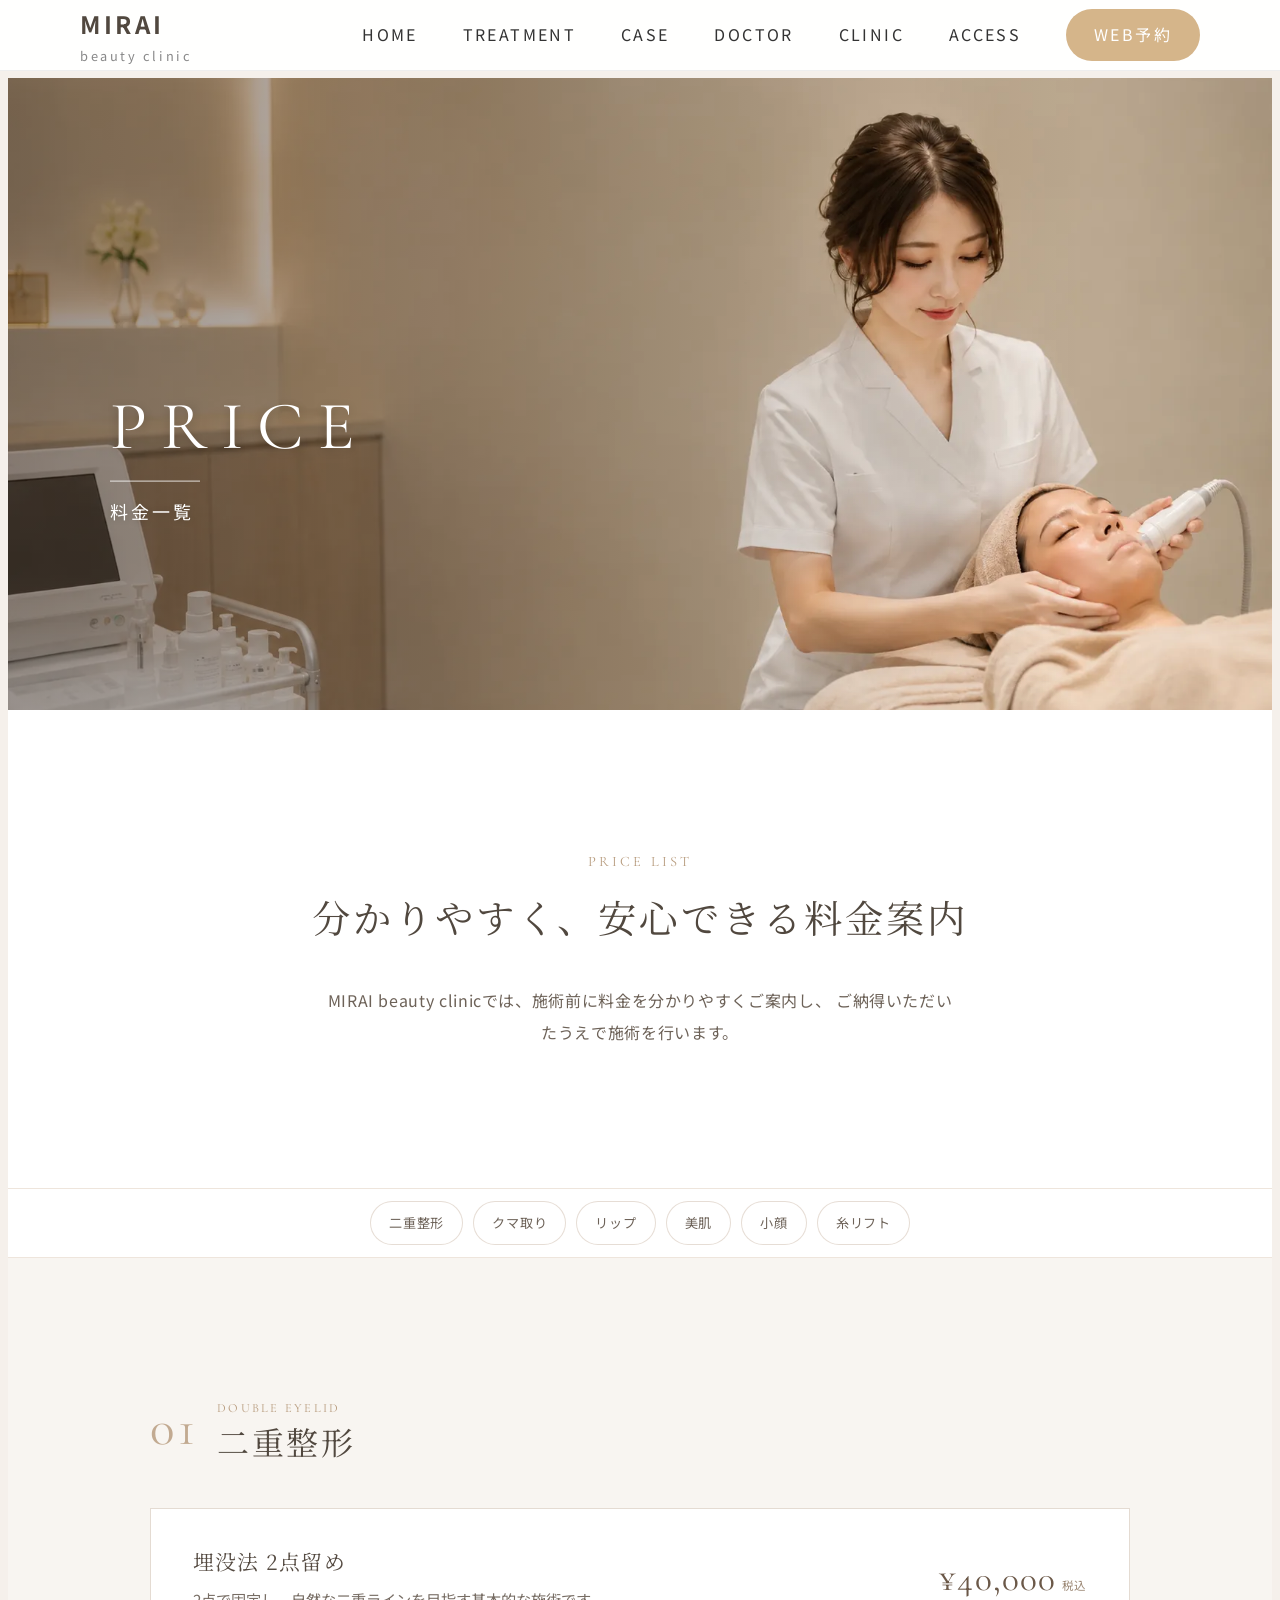
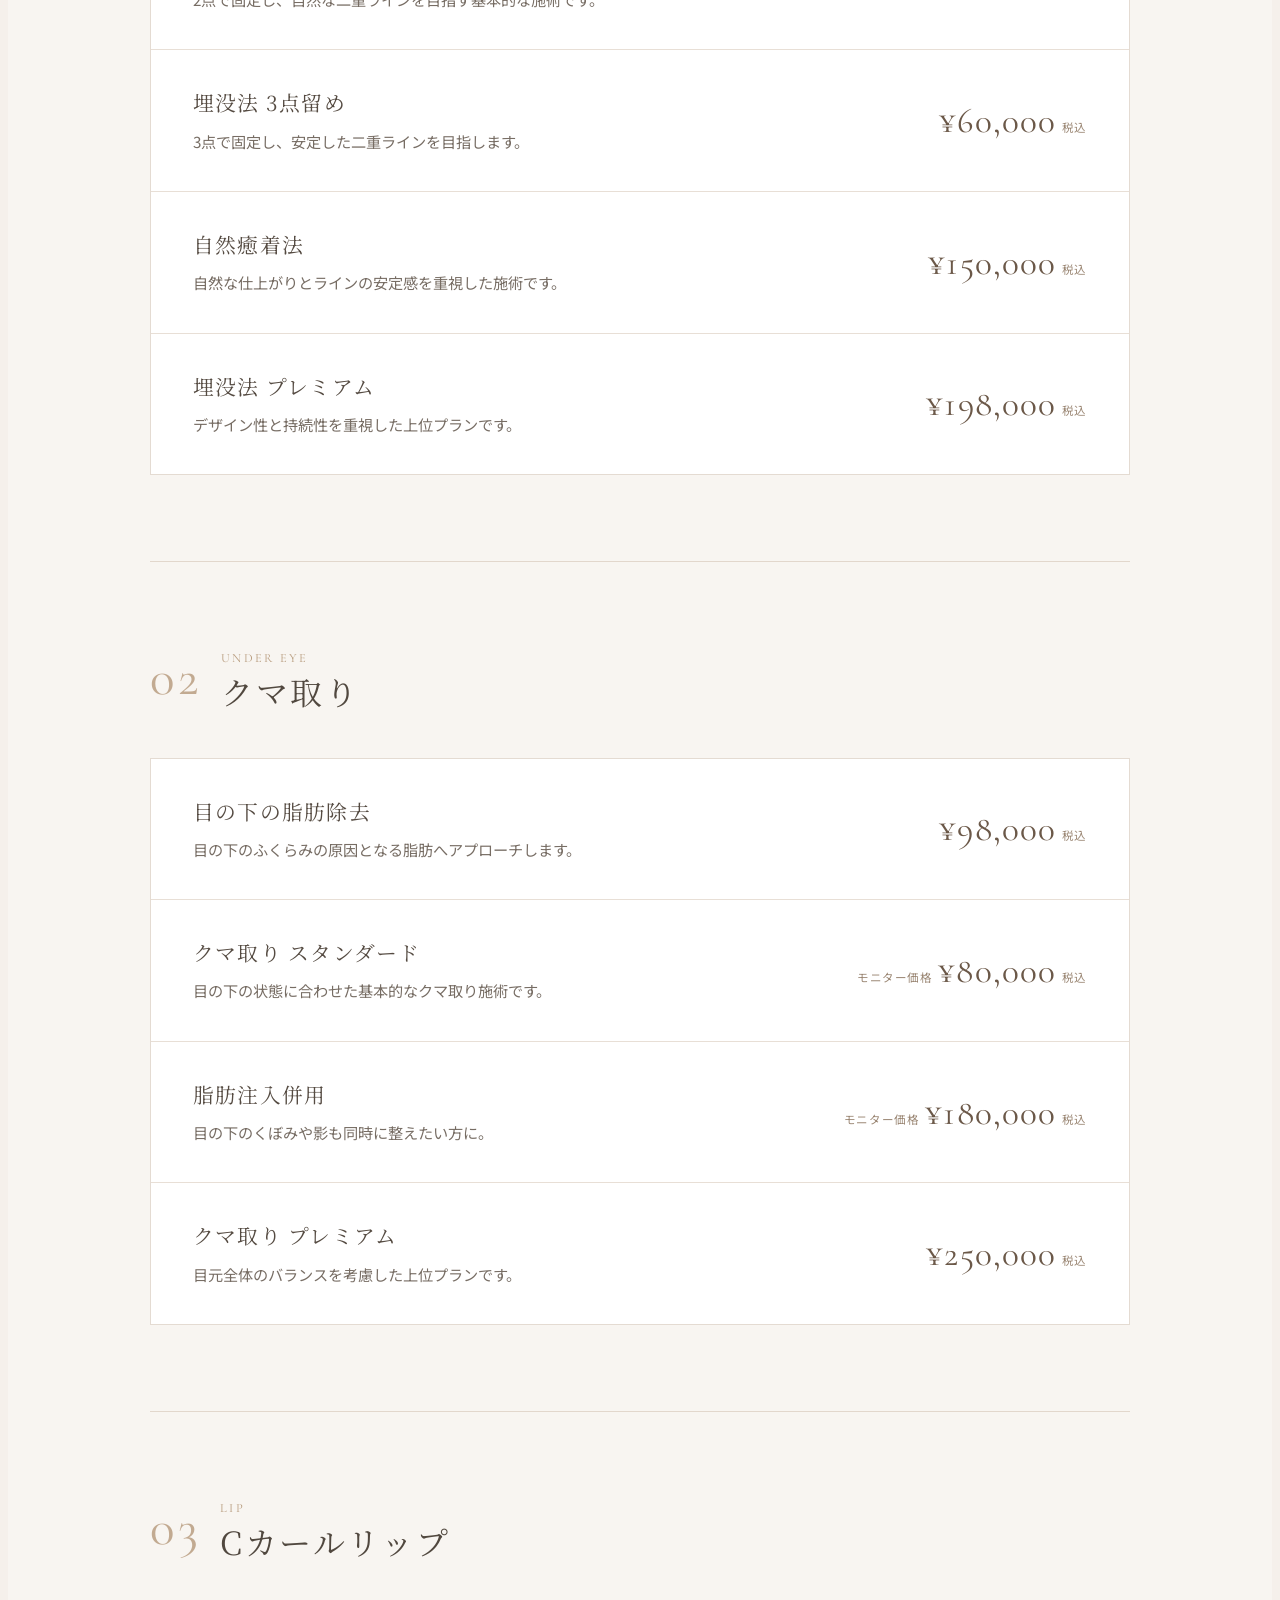
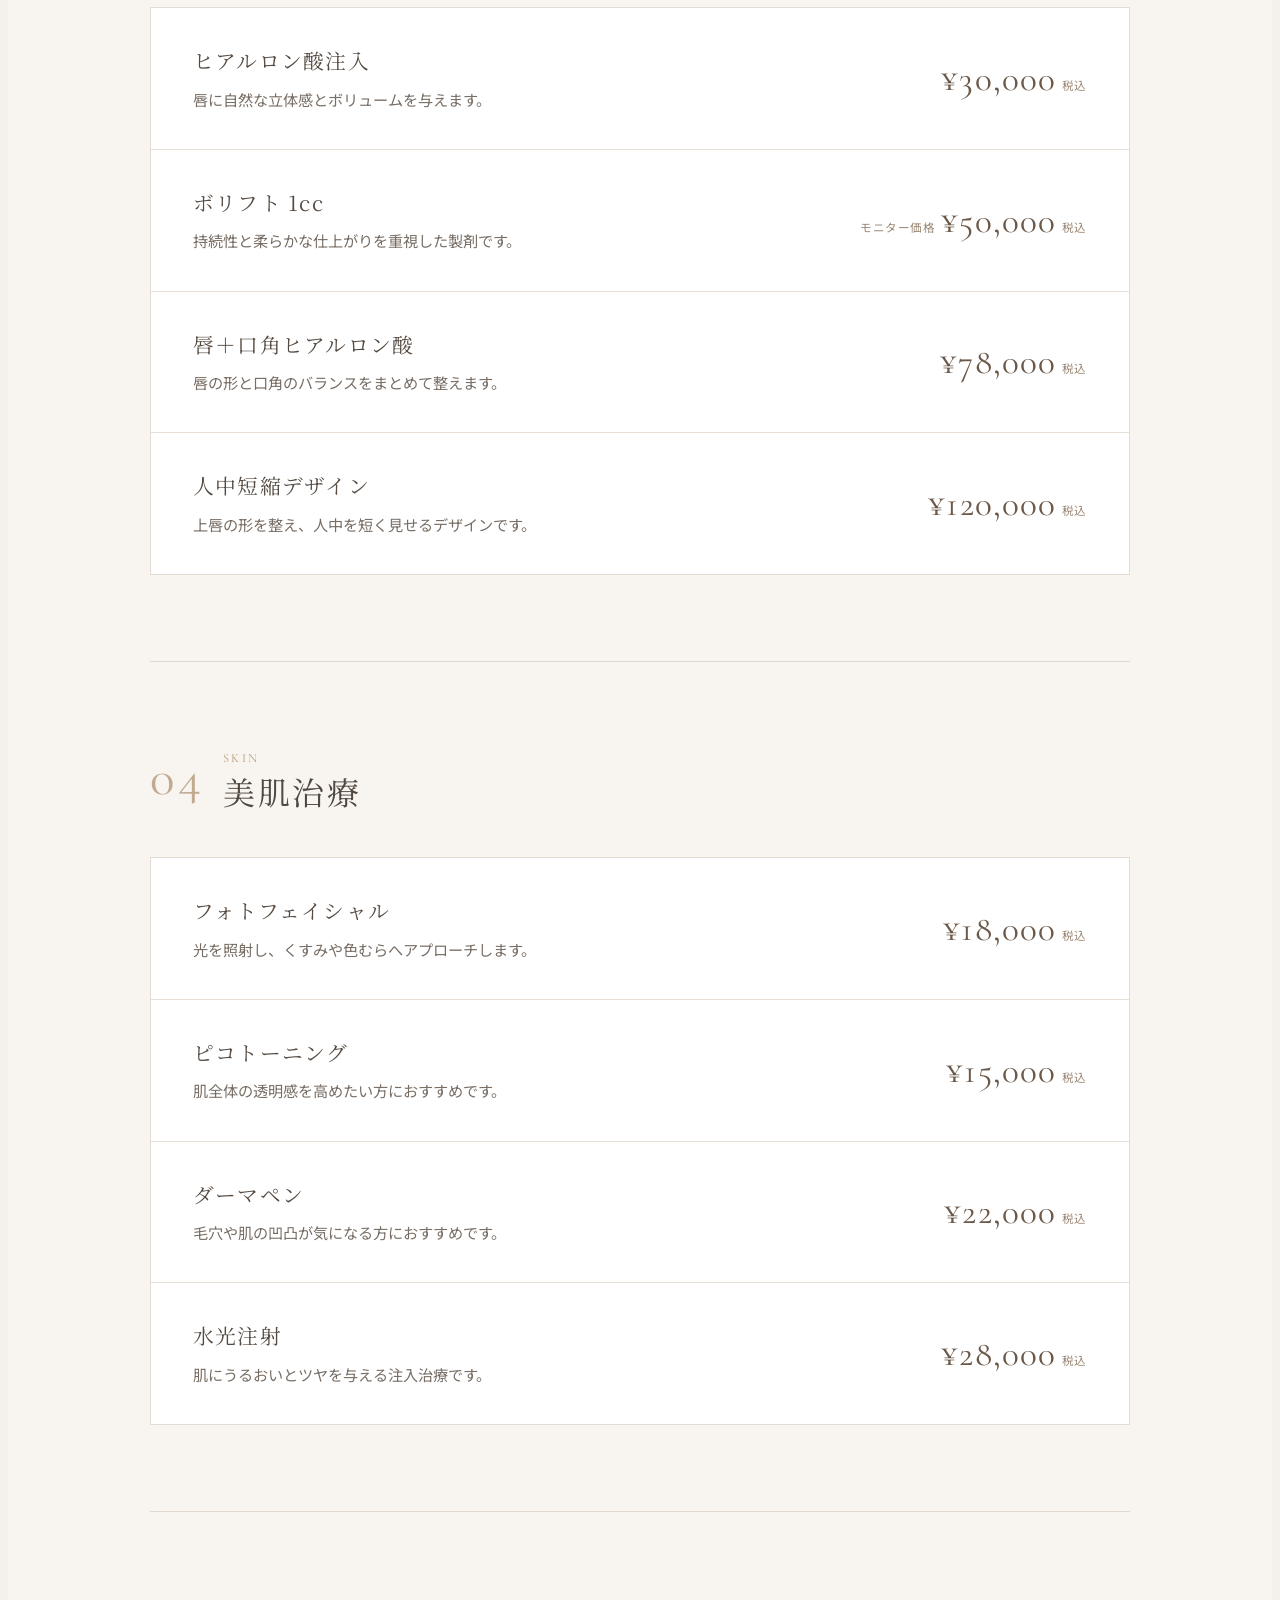
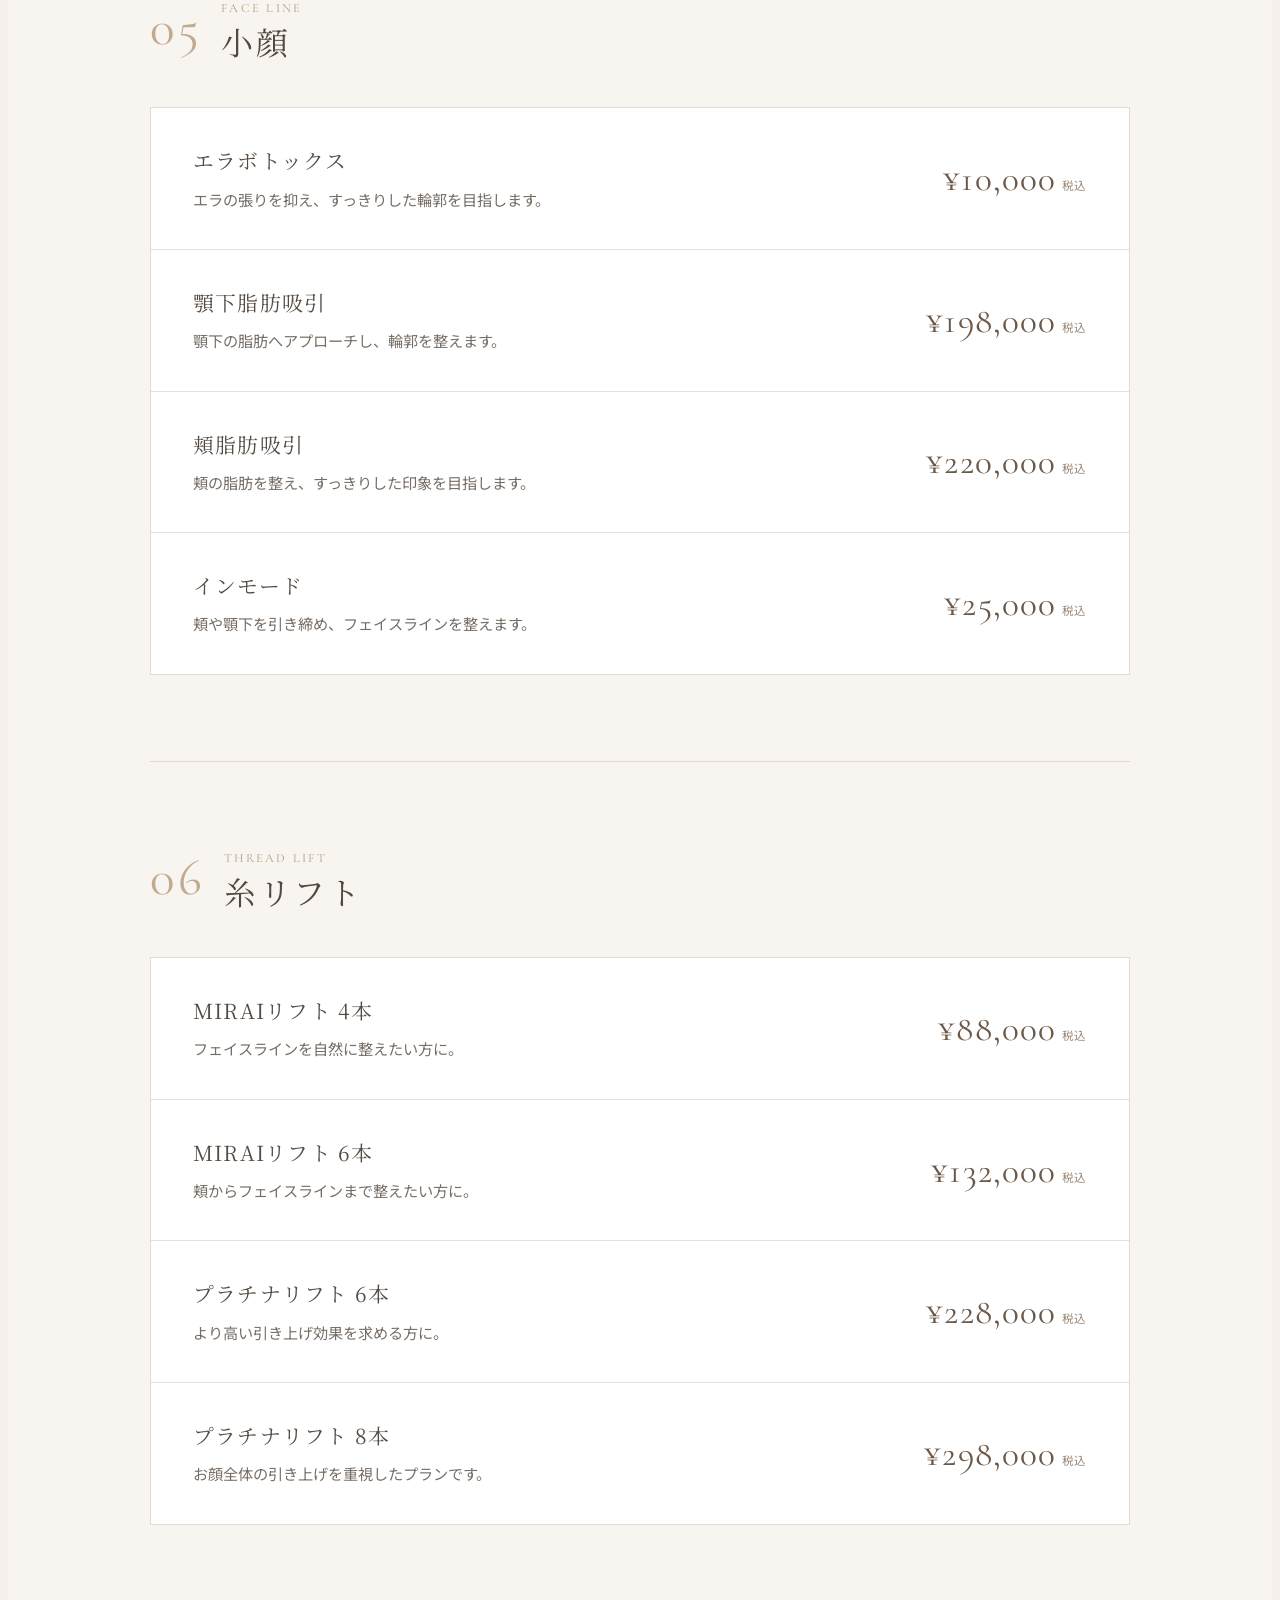
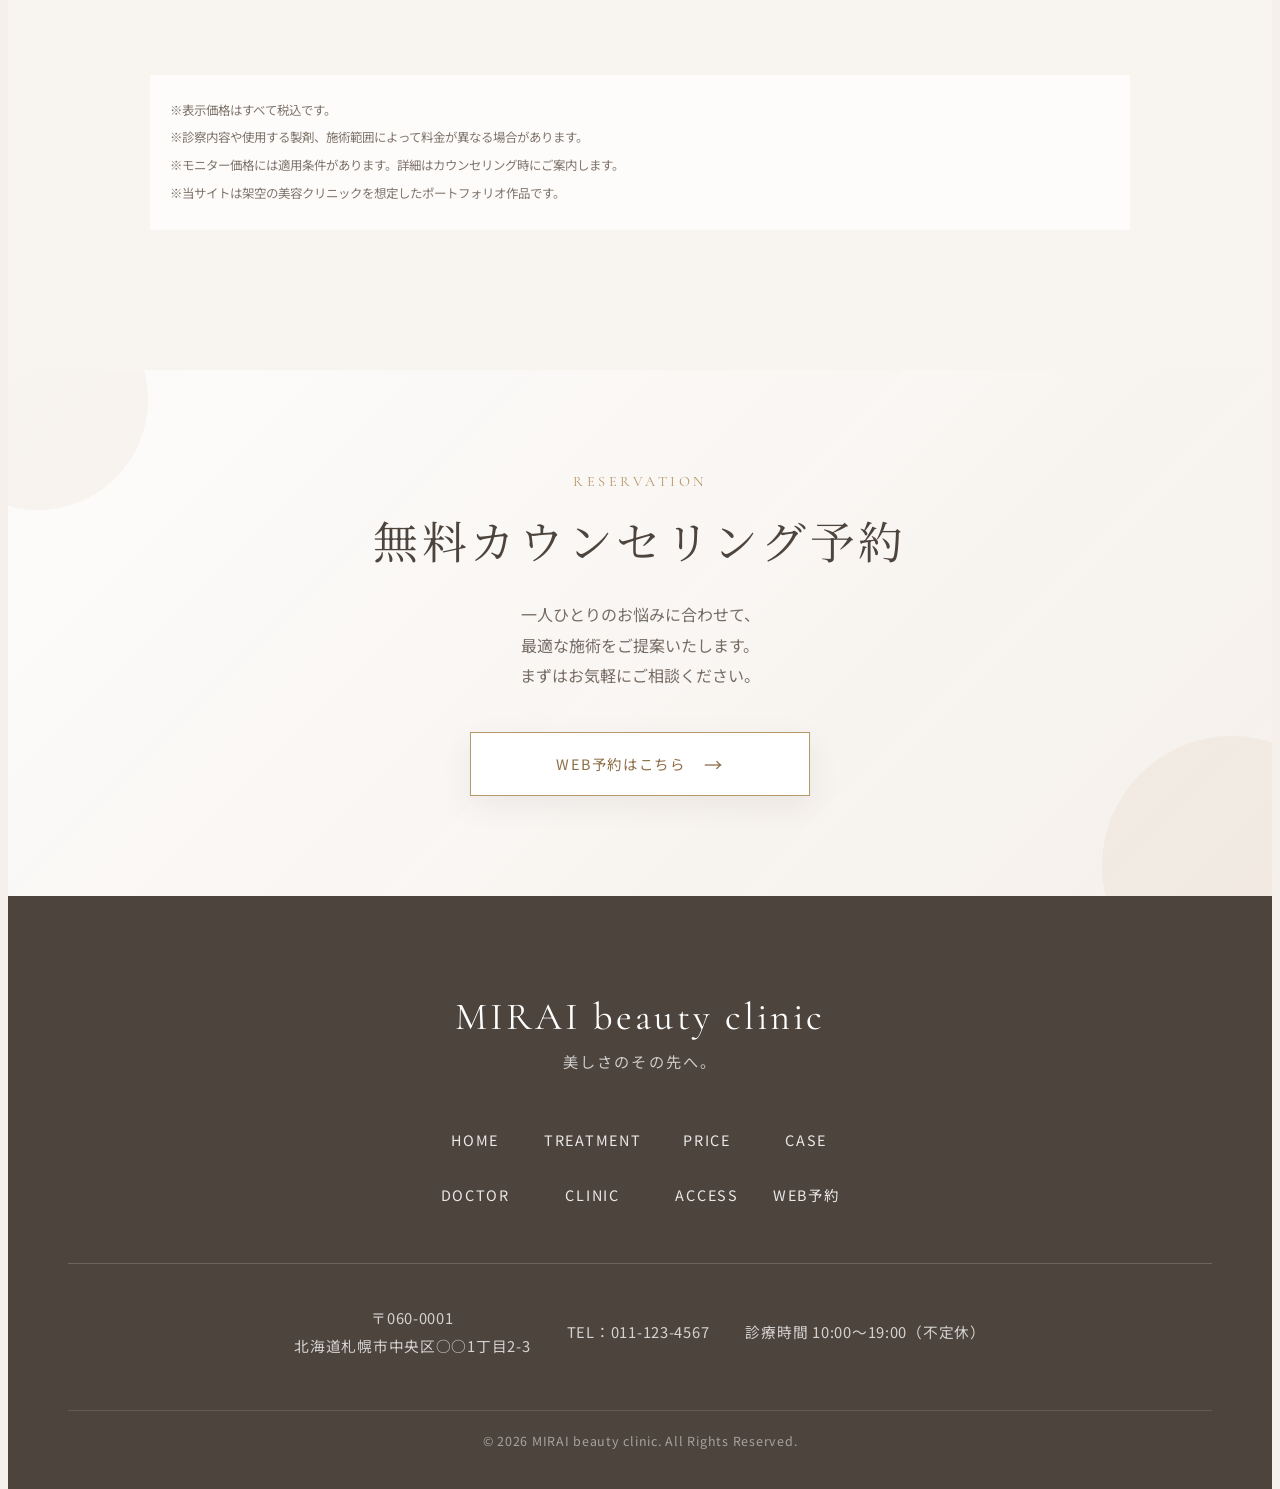
<file: price.html>
<!doctype html>
<html lang="ja">
    <head>
        <meta charset="UTF-8" />
        <!-- スマホ表示に必要 -->
        <meta name="viewport" content="width=device-width, initial-scale=1.0" />
        <title>MIRAI beauty clinic</title>
        <link rel="preconnect" href="https://fonts.googleapis.com" />
        <link rel="preconnect" href="https://fonts.gstatic.com" crossorigin />

        <link
            href="https://fonts.googleapis.com/css2?family=Cormorant+Garamond:wght@400;500;600&family=Noto+Sans+JP:wght@400;500;600&family=Noto+Serif+JP:wght@400;500;600&display=swap"
            rel="stylesheet"
        />
        <link rel="stylesheet" href="./css/reset.css" />
        <link rel="stylesheet" href="./css/mirai.css" />
        <link rel="icon" type="image/png" href="./images/mirai-favicon.png" sizes="32x32" />
    </head>

    <body>
        <!-- ヘッダー -->

        <header class="header">
            <div class="header__inner">
                <!-- ロゴ -->
                <a href="mirai.html" class="header__logo">
                    <span class="header__logo-main">MIRAI</span>
                    <span class="header__logo-sub">beauty clinic</span>
                </a>

                <!-- スマホ用ハンバーガーメニュー -->
                <input type="checkbox" id="menu-toggle" class="header__menu-toggle" />

                <label for="menu-toggle" class="header__menu-button">
                    <!-- 三本線 -->
                    <span class="header__menu-lines">
                        <span class="header__menu-line"></span>
                        <span class="header__menu-line"></span>
                        <span class="header__menu-line"></span>
                    </span>

                    <!-- MENUの文字 -->
                    <span class="header__menu-text">MENU</span>
                </label>

                <!-- ナビゲーション -->

                <nav class="header__nav">
                    <ul class="header__nav-list">
                        <li class="header__nav-item">
                            <details class="header__dropdown">
                                <summary class="header__nav-link">HOME</summary>
                                <div class="header__dropdown-content">
                                    <a href="mirai.html" class="header__dropdown-link">ホーム</a>
                                </div>
                            </details>
                        </li>
                        <li class="header__nav-item">
                            <details class="header__dropdown">
                                <summary class="header__nav-link">TREATMENT</summary>
                                <div class="header__dropdown-content">
                                    <a href="treatment.html" class="header__dropdown-link">
                                        施術一覧
                                    </a>
                                    <a href="price.html" class="header__dropdown-link">
                                        料金一覧
                                    </a>
                                    <a
                                        href="treatment.html#double-eyelid"
                                        class="header__dropdown-link"
                                    >
                                        二重整形
                                    </a>
                                    <a
                                        href="treatment.html#under-eye"
                                        class="header__dropdown-link"
                                    >
                                        クマ取り
                                    </a>
                                    <a href="treatment.html#lip" class="header__dropdown-link">
                                        Cカールリップ
                                    </a>
                                    <a href="treatment.html#skin" class="header__dropdown-link">
                                        美肌
                                    </a>

                                    <a
                                        href="treatment.html#small-face"
                                        class="header__dropdown-link"
                                    >
                                        小顔
                                    </a>

                                    <a
                                        href="treatment.html#thread-lift"
                                        class="header__dropdown-link"
                                    >
                                        糸リフト
                                    </a>
                                </div>
                            </details>
                        </li>
                        <li class="header__nav-item">
                            <details class="header__dropdown">
                                <summary class="header__nav-link">CASE</summary>
                                <div class="header__dropdown-content">
                                    <a href="case.html" class="header__dropdown-link"> 症例写真 </a>
                                </div>
                            </details>
                        </li>
                        <li class="header__nav-item">
                            <details class="header__dropdown">
                                <summary class="header__nav-link">DOCTOR</summary>
                                <div class="header__dropdown-content">
                                    <a href="doctor.html" class="header__dropdown-link">
                                        医師紹介
                                    </a>
                                </div>
                            </details>
                        </li>
                        <li class="header__nav-item">
                            <details class="header__dropdown">
                                <summary class="header__nav-link">CLINIC</summary>
                                <div class="header__dropdown-content">
                                    <a href="clinic.html" class="header__dropdown-link">
                                        クリニック紹介
                                    </a>
                                </div>
                            </details>
                        </li>
                        <li class="header__nav-item">
                            <details class="header__dropdown">
                                <summary class="header__nav-link">ACCESS</summary>
                                <div class="header__dropdown-content">
                                    <a href="access.html" class="header__dropdown-link">
                                        アクセス
                                    </a>
                                </div>
                            </details>
                        </li>
                        <li class="header__nav-item header__nav-item--reservation">
                            <a
                                href="reservation.html"
                                class="header__nav-link header__nav-link--reservation"
                            >
                                WEB予約
                            </a>
                        </li>
                    </ul>
                </nav>
            </div>
        </header>

        <!-- ここからトップページの内容を追加していく -->
        <main class="price-main">
            <!-- =========================
    PRICE HERO
    ========================== -->
            <section class="page-hero">
                <div class="page-hero__image">
                    <img
                        src="images/treatment-hero.webp"
                        alt="MIRAI beauty clinic 料金一覧"
                        class="page-hero__photo"
                    />
                </div>

                <div class="page-hero__content">
                    <h1 class="page-hero__title">PRICE</h1>

                    <span class="page-hero__line" aria-hidden="true"></span>

                    <p class="page-hero__subtitle">料金一覧</p>
                </div>
            </section>

            <!-- =========================
    PRICE INTRO
    ========================== -->
            <section class="price-intro">
                <div class="price-intro__inner">
                    <p class="price-intro__en">PRICE LIST</p>

                    <h2 class="price-intro__title">分かりやすく、安心できる料金案内</h2>

                    <p class="price-intro__text">
                        MIRAI beauty clinicでは、施術前に料金を分かりやすくご案内し、
                        ご納得いただいたうえで施術を行います。
                    </p>
                </div>
            </section>

            <!-- =========================
    PRICE NAVIGATION
    ========================== -->
            <nav class="price-nav" aria-label="料金カテゴリー">
                <div class="price-nav__inner">
                    <a href="#double-eyelid" class="price-nav__link">二重整形</a>
                    <a href="#under-eye" class="price-nav__link">クマ取り</a>
                    <a href="#lip" class="price-nav__link">リップ</a>
                    <a href="#skin" class="price-nav__link">美肌</a>
                    <a href="#small-face" class="price-nav__link">小顔</a>
                    <a href="#thread-lift" class="price-nav__link">糸リフト</a>
                </div>
            </nav>

            <!-- =========================
    PRICE LIST
    ========================== -->
            <!-- =========================
PRICE LIST
========================== -->
            <section class="price-list">
                <div class="price-list__inner">
                    <!-- =========================
        01 二重整形
        ========================== -->
                    <article class="price-list__section" id="double-eyelid">
                        <div class="price-list__heading">
                            <p class="price-list__number">01</p>

                            <div>
                                <p class="price-list__en">DOUBLE EYELID</p>
                                <h2 class="price-list__title">二重整形</h2>
                            </div>
                        </div>

                        <div class="price-list__table">
                            <div class="price-list__row">
                                <div class="price-list__menu">
                                    <h3 class="price-list__name">埋没法 2点留め</h3>
                                    <p class="price-list__description">
                                        2点で固定し、自然な二重ラインを目指す基本的な施術です。
                                    </p>
                                </div>

                                <p class="price-list__price">
                                    <span>¥40,000</span>
                                    <small>税込</small>
                                </p>
                            </div>

                            <div class="price-list__row">
                                <div class="price-list__menu">
                                    <h3 class="price-list__name">埋没法 3点留め</h3>
                                    <p class="price-list__description">
                                        3点で固定し、安定した二重ラインを目指します。
                                    </p>
                                </div>

                                <p class="price-list__price">
                                    <span>¥60,000</span>
                                    <small>税込</small>
                                </p>
                            </div>

                            <div class="price-list__row">
                                <div class="price-list__menu">
                                    <h3 class="price-list__name">自然癒着法</h3>
                                    <p class="price-list__description">
                                        自然な仕上がりとラインの安定感を重視した施術です。
                                    </p>
                                </div>

                                <p class="price-list__price">
                                    <span>¥150,000</span>
                                    <small>税込</small>
                                </p>
                            </div>

                            <div class="price-list__row">
                                <div class="price-list__menu">
                                    <h3 class="price-list__name">埋没法 プレミアム</h3>
                                    <p class="price-list__description">
                                        デザイン性と持続性を重視した上位プランです。
                                    </p>
                                </div>

                                <p class="price-list__price">
                                    <span>¥198,000</span>
                                    <small>税込</small>
                                </p>
                            </div>
                        </div>
                    </article>

                    <!-- =========================
        02 クマ取り
        ========================== -->
                    <article class="price-list__section" id="under-eye">
                        <div class="price-list__heading">
                            <p class="price-list__number">02</p>

                            <div>
                                <p class="price-list__en">UNDER EYE</p>
                                <h2 class="price-list__title">クマ取り</h2>
                            </div>
                        </div>

                        <div class="price-list__table">
                            <div class="price-list__row">
                                <div class="price-list__menu">
                                    <h3 class="price-list__name">目の下の脂肪除去</h3>
                                    <p class="price-list__description">
                                        目の下のふくらみの原因となる脂肪へアプローチします。
                                    </p>
                                </div>

                                <p class="price-list__price">
                                    <span>¥98,000</span>
                                    <small>税込</small>
                                </p>
                            </div>

                            <div class="price-list__row">
                                <div class="price-list__menu">
                                    <h3 class="price-list__name">クマ取り スタンダード</h3>
                                    <p class="price-list__description">
                                        目の下の状態に合わせた基本的なクマ取り施術です。
                                    </p>
                                </div>

                                <p class="price-list__price">
                                    <small>モニター価格</small>
                                    <span>¥80,000</span>
                                    <small>税込</small>
                                </p>
                            </div>

                            <div class="price-list__row">
                                <div class="price-list__menu">
                                    <h3 class="price-list__name">脂肪注入併用</h3>
                                    <p class="price-list__description">
                                        目の下のくぼみや影も同時に整えたい方に。
                                    </p>
                                </div>

                                <p class="price-list__price">
                                    <small>モニター価格</small>
                                    <span>¥180,000</span>
                                    <small>税込</small>
                                </p>
                            </div>

                            <div class="price-list__row">
                                <div class="price-list__menu">
                                    <h3 class="price-list__name">クマ取り プレミアム</h3>
                                    <p class="price-list__description">
                                        目元全体のバランスを考慮した上位プランです。
                                    </p>
                                </div>

                                <p class="price-list__price">
                                    <span>¥250,000</span>
                                    <small>税込</small>
                                </p>
                            </div>
                        </div>
                    </article>

                    <!-- =========================
        03 Cカールリップ
        ========================== -->
                    <article class="price-list__section" id="lip">
                        <div class="price-list__heading">
                            <p class="price-list__number">03</p>

                            <div>
                                <p class="price-list__en">LIP</p>
                                <h2 class="price-list__title">Cカールリップ</h2>
                            </div>
                        </div>

                        <div class="price-list__table">
                            <div class="price-list__row">
                                <div class="price-list__menu">
                                    <h3 class="price-list__name">ヒアルロン酸注入</h3>
                                    <p class="price-list__description">
                                        唇に自然な立体感とボリュームを与えます。
                                    </p>
                                </div>

                                <p class="price-list__price">
                                    <span>¥30,000</span>
                                    <small>税込</small>
                                </p>
                            </div>

                            <div class="price-list__row">
                                <div class="price-list__menu">
                                    <h3 class="price-list__name">ボリフト 1cc</h3>
                                    <p class="price-list__description">
                                        持続性と柔らかな仕上がりを重視した製剤です。
                                    </p>
                                </div>

                                <p class="price-list__price">
                                    <small>モニター価格</small>
                                    <span>¥50,000</span>
                                    <small>税込</small>
                                </p>
                            </div>

                            <div class="price-list__row">
                                <div class="price-list__menu">
                                    <h3 class="price-list__name">唇＋口角ヒアルロン酸</h3>
                                    <p class="price-list__description">
                                        唇の形と口角のバランスをまとめて整えます。
                                    </p>
                                </div>

                                <p class="price-list__price">
                                    <span>¥78,000</span>
                                    <small>税込</small>
                                </p>
                            </div>

                            <div class="price-list__row">
                                <div class="price-list__menu">
                                    <h3 class="price-list__name">人中短縮デザイン</h3>
                                    <p class="price-list__description">
                                        上唇の形を整え、人中を短く見せるデザインです。
                                    </p>
                                </div>

                                <p class="price-list__price">
                                    <span>¥120,000</span>
                                    <small>税込</small>
                                </p>
                            </div>
                        </div>
                    </article>

                    <!-- =========================
        04 美肌治療
        ========================== -->
                    <article class="price-list__section" id="skin">
                        <div class="price-list__heading">
                            <p class="price-list__number">04</p>

                            <div>
                                <p class="price-list__en">SKIN</p>
                                <h2 class="price-list__title">美肌治療</h2>
                            </div>
                        </div>

                        <div class="price-list__table">
                            <div class="price-list__row">
                                <div class="price-list__menu">
                                    <h3 class="price-list__name">フォトフェイシャル</h3>
                                    <p class="price-list__description">
                                        光を照射し、くすみや色むらへアプローチします。
                                    </p>
                                </div>

                                <p class="price-list__price">
                                    <span>¥18,000</span>
                                    <small>税込</small>
                                </p>
                            </div>

                            <div class="price-list__row">
                                <div class="price-list__menu">
                                    <h3 class="price-list__name">ピコトーニング</h3>
                                    <p class="price-list__description">
                                        肌全体の透明感を高めたい方におすすめです。
                                    </p>
                                </div>

                                <p class="price-list__price">
                                    <span>¥15,000</span>
                                    <small>税込</small>
                                </p>
                            </div>

                            <div class="price-list__row">
                                <div class="price-list__menu">
                                    <h3 class="price-list__name">ダーマペン</h3>
                                    <p class="price-list__description">
                                        毛穴や肌の凹凸が気になる方におすすめです。
                                    </p>
                                </div>

                                <p class="price-list__price">
                                    <span>¥22,000</span>
                                    <small>税込</small>
                                </p>
                            </div>

                            <div class="price-list__row">
                                <div class="price-list__menu">
                                    <h3 class="price-list__name">水光注射</h3>
                                    <p class="price-list__description">
                                        肌にうるおいとツヤを与える注入治療です。
                                    </p>
                                </div>

                                <p class="price-list__price">
                                    <span>¥28,000</span>
                                    <small>税込</small>
                                </p>
                            </div>
                        </div>
                    </article>

                    <!-- =========================
        05 小顔
        ========================== -->
                    <article class="price-list__section" id="small-face">
                        <div class="price-list__heading">
                            <p class="price-list__number">05</p>

                            <div>
                                <p class="price-list__en">FACE LINE</p>
                                <h2 class="price-list__title">小顔</h2>
                            </div>
                        </div>

                        <div class="price-list__table">
                            <div class="price-list__row">
                                <div class="price-list__menu">
                                    <h3 class="price-list__name">エラボトックス</h3>
                                    <p class="price-list__description">
                                        エラの張りを抑え、すっきりした輪郭を目指します。
                                    </p>
                                </div>

                                <p class="price-list__price">
                                    <span>¥10,000</span>
                                    <small>税込</small>
                                </p>
                            </div>

                            <div class="price-list__row">
                                <div class="price-list__menu">
                                    <h3 class="price-list__name">顎下脂肪吸引</h3>
                                    <p class="price-list__description">
                                        顎下の脂肪へアプローチし、輪郭を整えます。
                                    </p>
                                </div>

                                <p class="price-list__price">
                                    <span>¥198,000</span>
                                    <small>税込</small>
                                </p>
                            </div>

                            <div class="price-list__row">
                                <div class="price-list__menu">
                                    <h3 class="price-list__name">頬脂肪吸引</h3>
                                    <p class="price-list__description">
                                        頬の脂肪を整え、すっきりした印象を目指します。
                                    </p>
                                </div>

                                <p class="price-list__price">
                                    <span>¥220,000</span>
                                    <small>税込</small>
                                </p>
                            </div>

                            <div class="price-list__row">
                                <div class="price-list__menu">
                                    <h3 class="price-list__name">インモード</h3>
                                    <p class="price-list__description">
                                        頬や顎下を引き締め、フェイスラインを整えます。
                                    </p>
                                </div>

                                <p class="price-list__price">
                                    <span>¥25,000</span>
                                    <small>税込</small>
                                </p>
                            </div>
                        </div>
                    </article>

                    <!-- =========================
        06 糸リフト
        ========================== -->
                    <article class="price-list__section" id="thread-lift">
                        <div class="price-list__heading">
                            <p class="price-list__number">06</p>

                            <div>
                                <p class="price-list__en">THREAD LIFT</p>
                                <h2 class="price-list__title">糸リフト</h2>
                            </div>
                        </div>

                        <div class="price-list__table">
                            <div class="price-list__row">
                                <div class="price-list__menu">
                                    <h3 class="price-list__name">MIRAIリフト 4本</h3>
                                    <p class="price-list__description">
                                        フェイスラインを自然に整えたい方に。
                                    </p>
                                </div>

                                <p class="price-list__price">
                                    <span>¥88,000</span>
                                    <small>税込</small>
                                </p>
                            </div>

                            <div class="price-list__row">
                                <div class="price-list__menu">
                                    <h3 class="price-list__name">MIRAIリフト 6本</h3>
                                    <p class="price-list__description">
                                        頬からフェイスラインまで整えたい方に。
                                    </p>
                                </div>

                                <p class="price-list__price">
                                    <span>¥132,000</span>
                                    <small>税込</small>
                                </p>
                            </div>

                            <div class="price-list__row">
                                <div class="price-list__menu">
                                    <h3 class="price-list__name">プラチナリフト 6本</h3>
                                    <p class="price-list__description">
                                        より高い引き上げ効果を求める方に。
                                    </p>
                                </div>

                                <p class="price-list__price">
                                    <span>¥228,000</span>
                                    <small>税込</small>
                                </p>
                            </div>

                            <div class="price-list__row">
                                <div class="price-list__menu">
                                    <h3 class="price-list__name">プラチナリフト 8本</h3>
                                    <p class="price-list__description">
                                        お顔全体の引き上げを重視したプランです。
                                    </p>
                                </div>

                                <p class="price-list__price">
                                    <span>¥298,000</span>
                                    <small>税込</small>
                                </p>
                            </div>
                        </div>
                    </article>

                    <!-- 注意事項 -->
                    <div class="price-list__note">
                        <p>※表示価格はすべて税込です。</p>

                        <p>※診察内容や使用する製剤、施術範囲によって料金が異なる場合があります。</p>

                        <p>
                            ※モニター価格には適用条件があります。詳細はカウンセリング時にご案内します。
                        </p>

                        <p>※当サイトは架空の美容クリニックを想定したポートフォリオ作品です。</p>
                    </div>
                </div>
            </section>
            <!-- =========================
    RESERVATION
    ========================== -->
            <section class="reservation" id="reservation">
                <div class="reservation__inner">
                    <p class="reservation__eyebrow">RESERVATION</p>

                    <h2 class="reservation__title">無料カウンセリング予約</h2>

                    <p class="reservation__text">
                        一人ひとりのお悩みに合わせて、<br />
                        最適な施術をご提案いたします。<br />
                        まずはお気軽にご相談ください。
                    </p>

                    <a href="reservation.html" class="reservation__button">
                        WEB予約はこちら
                        <span class="reservation__arrow">→</span>
                    </a>
                </div>
            </section>
        </main>

        <footer class="footer">
            <div class="footer__inner">
                <div class="footer__logo">
                    <h2 class="footer__clinic-name">MIRAI beauty clinic</h2>

                    <p class="footer__copy">美しさのその先へ。</p>
                </div>

                <nav class="footer__nav" aria-label="フッターナビゲーション">
                    <ul class="footer__list">
                        <li class="footer__item">
                            <a href="mirai.html" class="footer__link">HOME</a>
                        </li>

                        <li class="footer__item">
                            <a href="treatment.html" class="footer__link">TREATMENT</a>
                        </li>

                        <li class="footer__item">
                            <a href="price.html" class="footer__link">PRICE</a>
                        </li>

                        <li class="footer__item">
                            <a href="case.html" class="footer__link">CASE</a>
                        </li>

                        <li class="footer__item">
                            <a href="doctor.html" class="footer__link">DOCTOR</a>
                        </li>

                        <li class="footer__item">
                            <a href="clinic.html" class="footer__link">CLINIC</a>
                        </li>

                        <li class="footer__item">
                            <a href="access.html" class="footer__link">ACCESS</a>
                        </li>

                        <li class="footer__item">
                            <a href="reservation.html" class="footer__link">WEB予約</a>
                        </li>
                    </ul>
                </nav>

                <div class="footer__info">
                    <p class="footer__address">
                        〒060-0001<br />
                        北海道札幌市中央区○○1丁目2-3
                    </p>

                    <p class="footer__tel">TEL：011-123-4567</p>

                    <p class="footer__time">診療時間 10:00〜19:00（不定休）</p>
                </div>

                <small class="footer__copyright">
                    &copy; 2026 MIRAI beauty clinic. All Rights Reserved.
                </small>
            </div>
        </footer>
        <script src="./js/mirai.js"></script>
    </body>
</html>
</file>
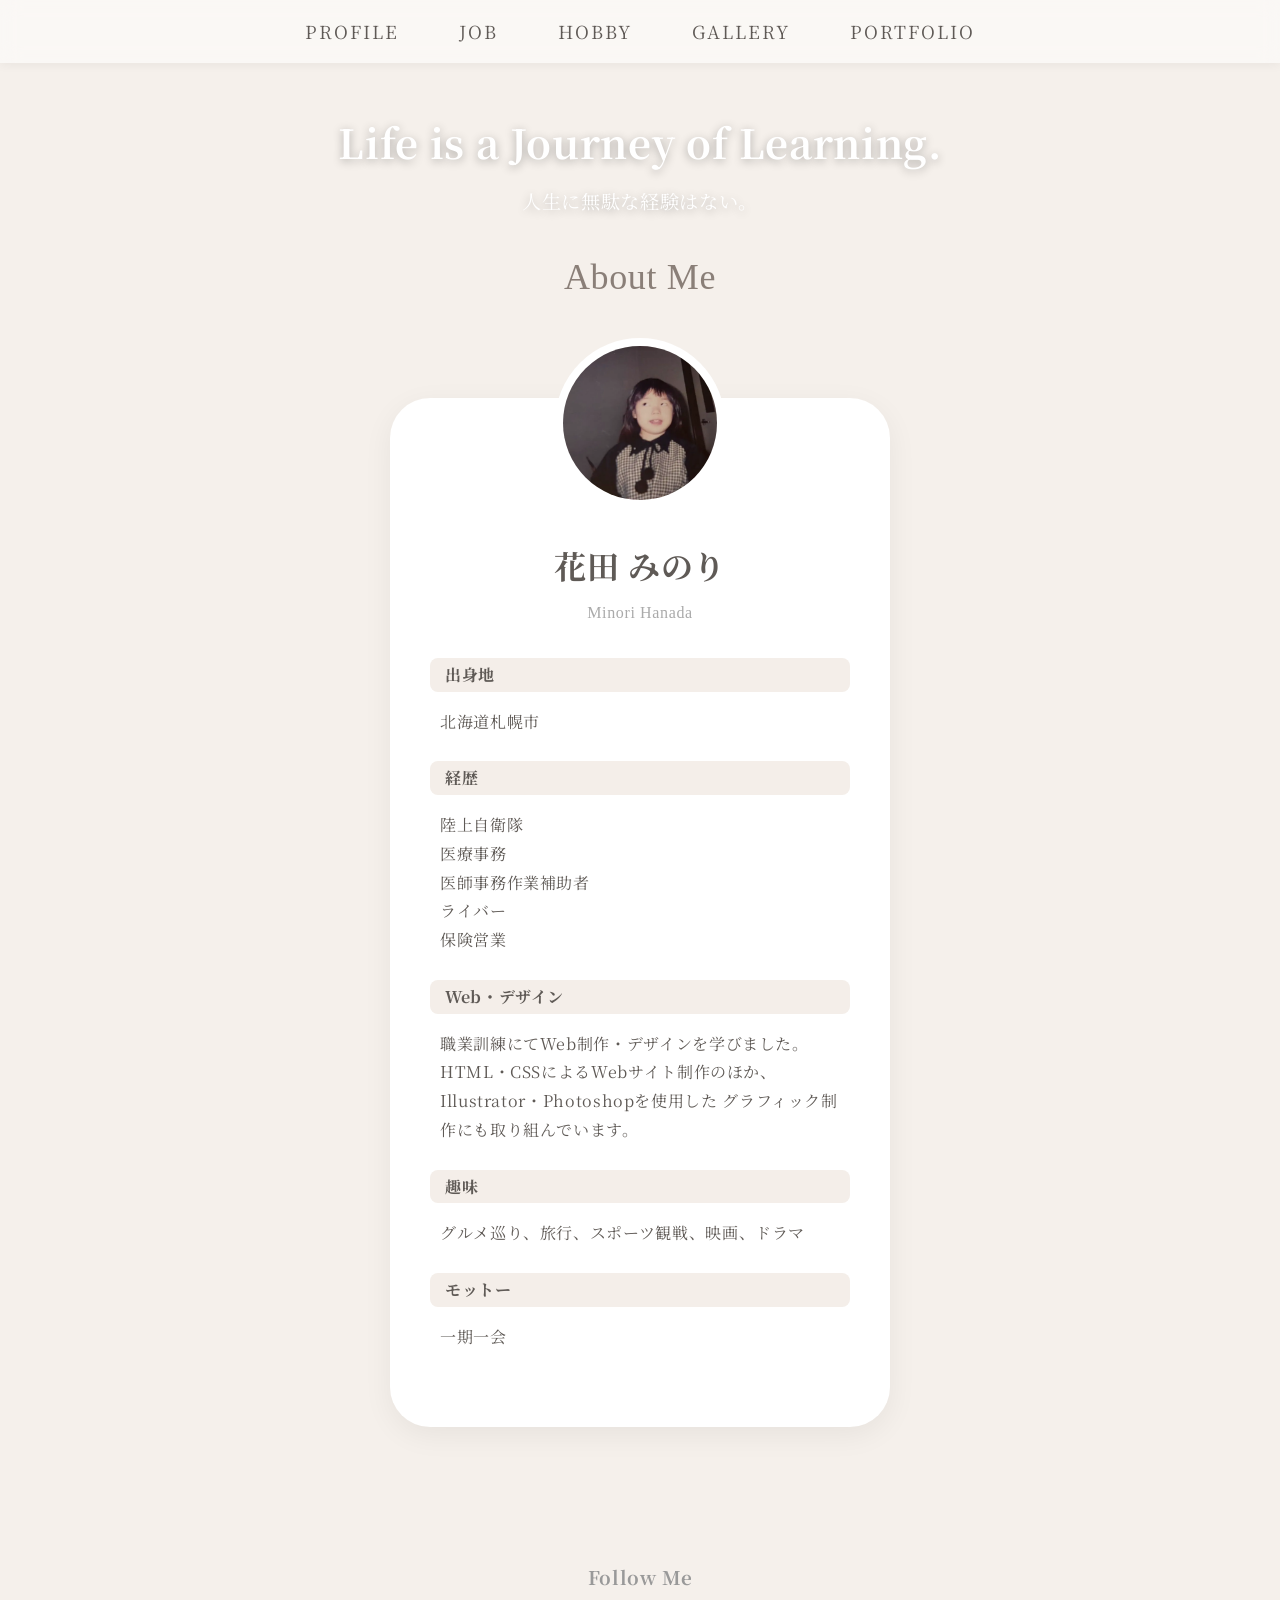
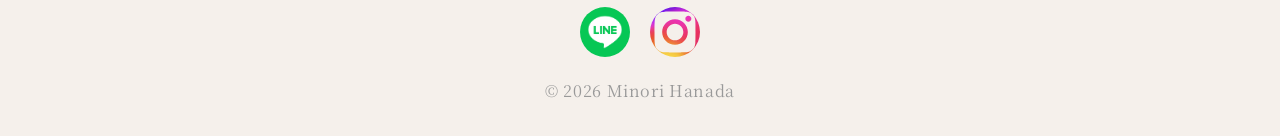
<file: profile.html>
<!doctype html>
<html lang="ja">
    <head>
        <meta charset="UTF-8" />
        <meta name="viewport" content="width=device-width, initial-scale=1.0" />

        <link rel="preconnect" href="https://fonts.googleapis.com" />
        <link rel="preconnect" href="https://fonts.gstatic.com" crossorigin />

        <link
            href="https://fonts.googleapis.com/css2?family=Noto+Serif+JP:wght@400;700&family=Roboto:wght@400;700&display=swap"
            rel="stylesheet"
        />

        <link rel="stylesheet" href="css/reset.css" />
        <link rel="stylesheet" href="css/profile.css" />

        <link rel="icon" type="image/png" href="./images/favicon-02.png" sizes="32x32" />
        <title>Profile | Minori Hanada</title>
    </head>

    <body>
        <div class="container">
            <header class="hero">
                <!-- ハンバーガーメニュー -->
                <div class="menu">
                    <input
                        type="checkbox"
                        id="menu-toggle"
                        aria-label="メニューを開く/閉じる"
                        hidden
                    />

                    <label class="menu__icon" for="menu-toggle">
                        <span class="menu__line"></span>
                        <span class="menu__line"></span>
                        <span class="menu__line"></span>
                    </label>

                    <nav class="menu__nav" aria-label="メインメニュー">
                        <ul class="menu__list">
                            <li class="menu__item">
                                <a href="profile.html" class="menu__link">PROFILE</a>
                            </li>

                            <li class="menu__item">
                                <a href="job.html" class="menu__link">JOB</a>
                            </li>

                            <li class="menu__item">
                                <a href="hobby.html" class="menu__link">HOBBY</a>
                            </li>

                            <li class="menu__item">
                                <a href="gallery.html" class="menu__link">GALLERY</a>
                            </li>

                            <li class="menu__item">
                                <a href="index.html" class="menu__link">PORTFOLIO</a>
                            </li>
                        </ul>
                    </nav>
                </div>

                <div class="hero-text">
                    <h1 class="header__title">Life is a Journey of Learning.</h1>

                    <p>人生に無駄な経験はない。</p>
                </div>
            </header>
        </div>

        <main>
            <!-- ==============================
         PROFILE
    ============================== -->

            <section id="profile">
                <h2>About Me</h2>

                <div class="profile-card">
                    <div class="profile-img">
                        <img src="images/profile-01.webp" alt="幼少期の写真" />
                    </div>

                    <h1>花田 みのり</h1>

                    <p class="english-name">Minori Hanada</p>

                    <div class="profile-item">
                        <h3>出身地</h3>

                        <p>北海道札幌市</p>
                    </div>

                    <div class="profile-item">
                        <h3>経歴</h3>

                        <p>
                            陸上自衛隊<br />
                            医療事務<br />
                            医師事務作業補助者<br />
                            ライバー<br />
                            保険営業
                        </p>
                    </div>

                    <div class="profile-item">
                        <h3>Web・デザイン</h3>

                        <p>
                            職業訓練にてWeb制作・デザインを学びました。<br />
                            HTML・CSSによるWebサイト制作のほか、 Illustrator・Photoshopを使用した
                            グラフィック制作にも取り組んでいます。
                        </p>
                    </div>

                    <div class="profile-item">
                        <h3>趣味</h3>

                        <p>グルメ巡り、旅行、スポーツ観戦、映画、ドラマ</p>
                    </div>

                    <div class="profile-item">
                        <h3>モットー</h3>

                        <p>一期一会</p>
                    </div>
                </div>
            </section>
        </main>

        <footer>
            <h3>Follow Me</h3>

            <div class="sns-icons">
                <a href="https://line.me/ti/p/wyoAPZbcBC" target="_blank" rel="noopener noreferrer">
                    <img src="images/sns/LINE_Brand_icon.svg" alt="LINE" />
                </a>

                <a
                    href="https://www.instagram.com/minori7?igsh=MWJsbmE4NGE2M2l1Yg%3D%3D&utm_source=qr"
                    target="_blank"
                    rel="noopener noreferrer"
                >
                    <img src="images/sns/Instagram_Glyph_Gradient.svg" alt="Instagram" />
                </a>
            </div>

            <p>&copy; 2026 Minori Hanada</p>
        </footer>

        <script>
            document.body.addEventListener("touchstart", function () {}, { passive: true });
        </script>
    </body>
</html>
</file>
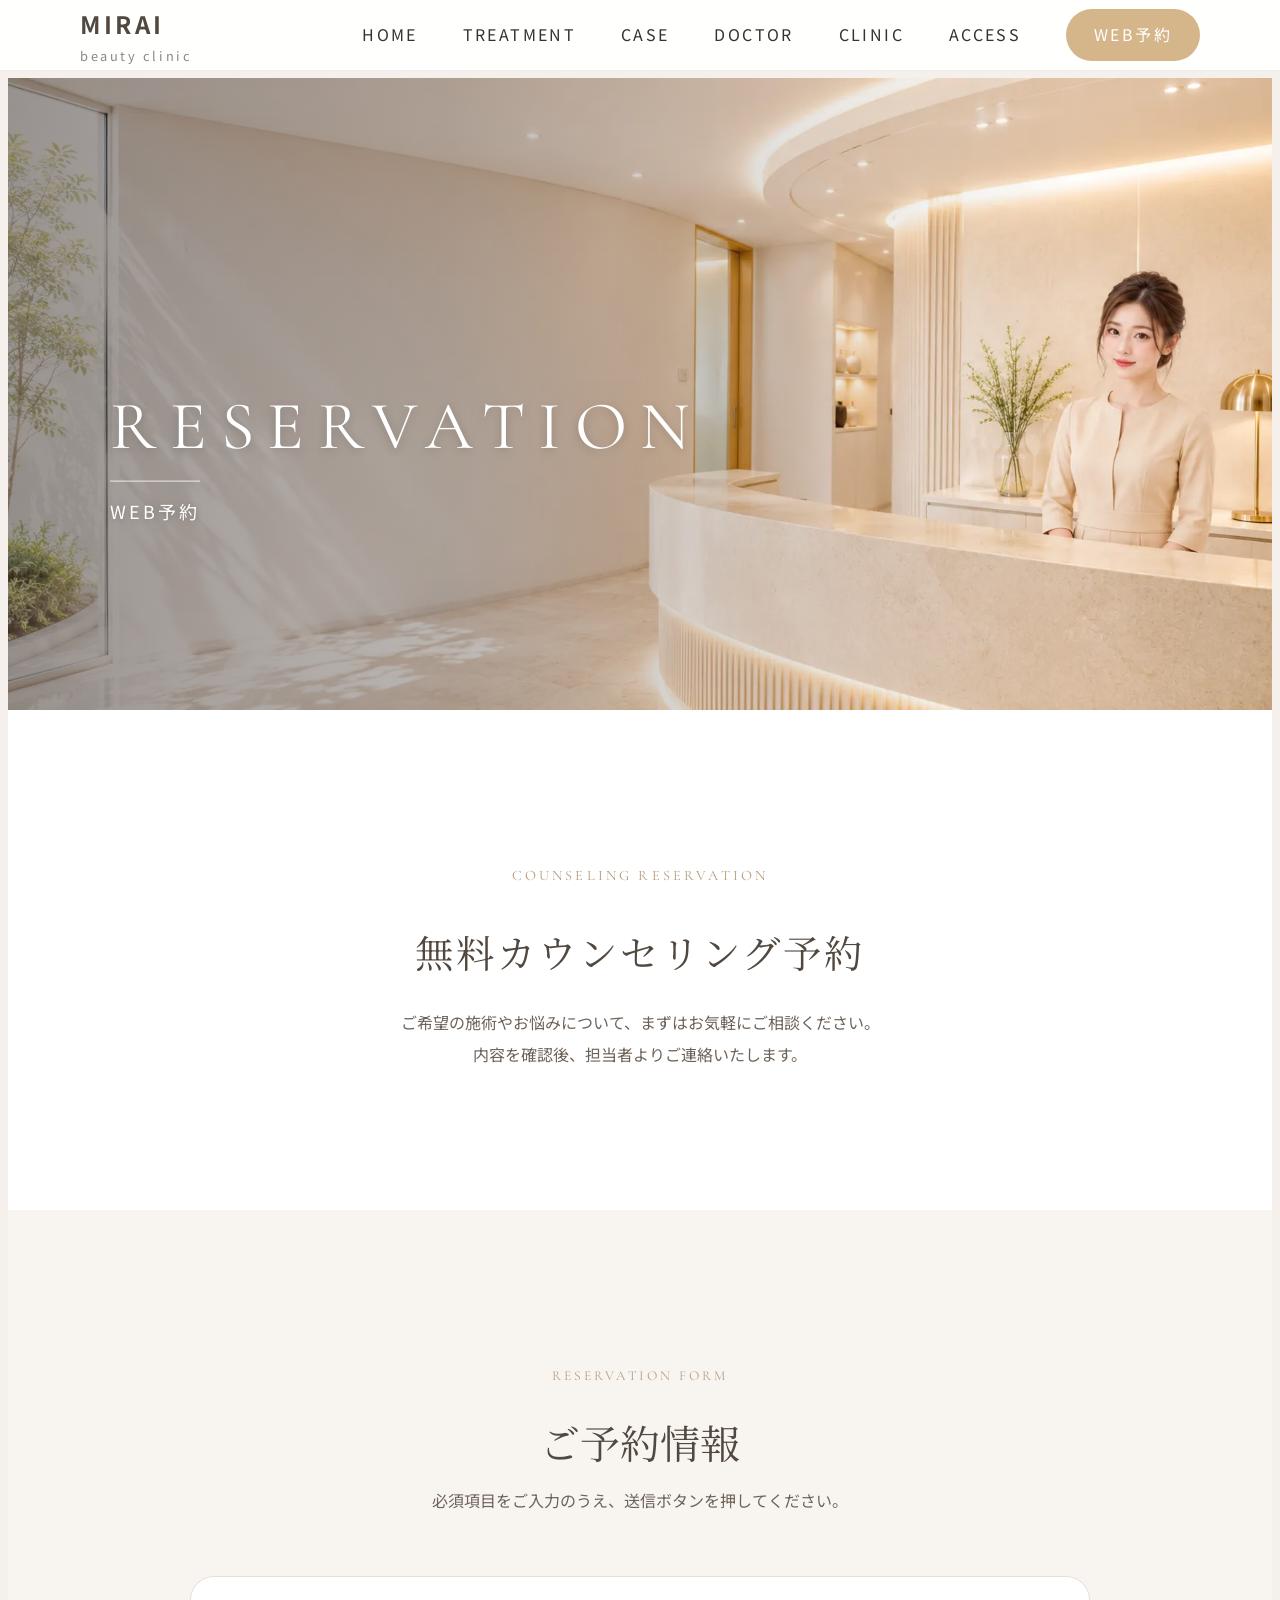
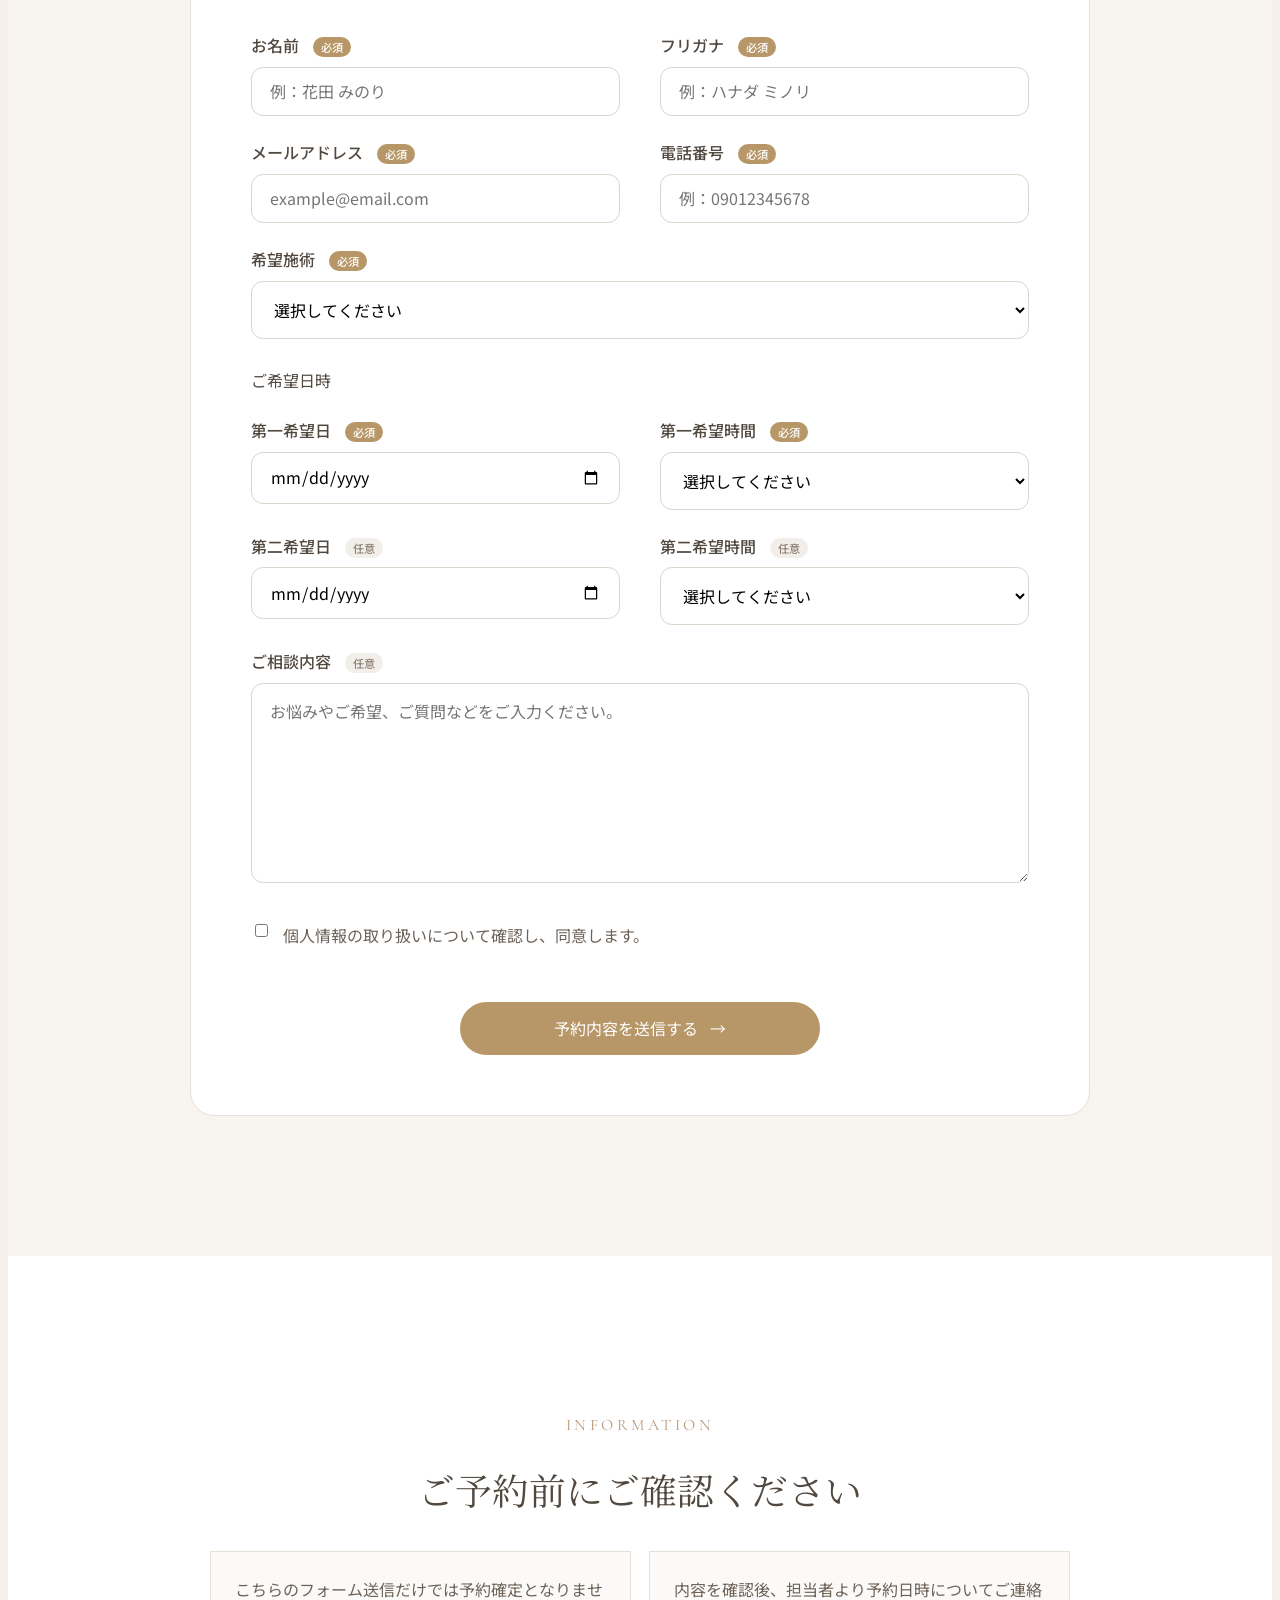
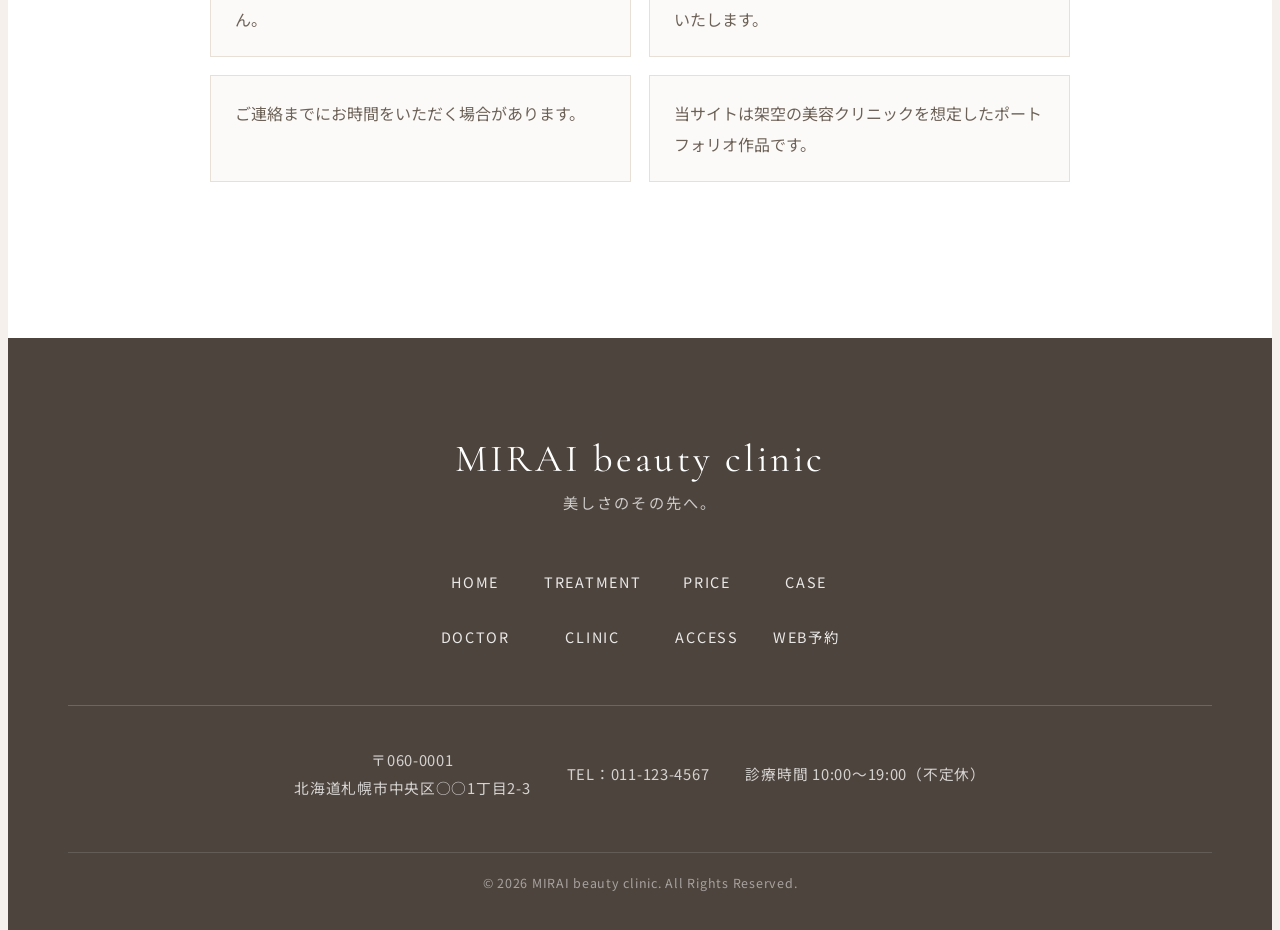
<file: reservation.html>
<!doctype html>
<html lang="ja">
    <head>
        <meta charset="UTF-8" />
        <!-- スマホ表示に必要 -->
        <meta name="viewport" content="width=device-width, initial-scale=1.0" />
        <title>MIRAI beauty clinic</title>
        <link rel="preconnect" href="https://fonts.googleapis.com" />
        <link rel="preconnect" href="https://fonts.gstatic.com" crossorigin />

        <link
            href="https://fonts.googleapis.com/css2?family=Cormorant+Garamond:wght@400;500;600&family=Noto+Sans+JP:wght@400;500;600&family=Noto+Serif+JP:wght@400;500;600&display=swap"
            rel="stylesheet"
        />
        <link rel="stylesheet" href="./css/reset.css" />
        <link rel="stylesheet" href="./css/mirai.css" />
        <link rel="icon" type="image/png" href="./images/mirai-favicon.png" sizes="32x32" />
    </head>

    <body>
        <!-- ヘッダー -->

        <header class="header">
            <div class="header__inner">
                <!-- ロゴ -->
                <a href="mirai.html" class="header__logo">
                    <span class="header__logo-main">MIRAI</span>
                    <span class="header__logo-sub">beauty clinic</span>
                </a>

                <!-- スマホ用ハンバーガーメニュー -->
                <input type="checkbox" id="menu-toggle" class="header__menu-toggle" />

                <label for="menu-toggle" class="header__menu-button">
                    <!-- 三本線 -->
                    <span class="header__menu-lines">
                        <span class="header__menu-line"></span>
                        <span class="header__menu-line"></span>
                        <span class="header__menu-line"></span>
                    </span>

                    <!-- MENUの文字 -->
                    <span class="header__menu-text">MENU</span>
                </label>

                <!-- ナビゲーション -->

                <nav class="header__nav">
                    <ul class="header__nav-list">
                        <li class="header__nav-item">
                            <details class="header__dropdown">
                                <summary class="header__nav-link">HOME</summary>
                                <div class="header__dropdown-content">
                                    <a href="mirai.html" class="header__dropdown-link">ホーム</a>
                                </div>
                            </details>
                        </li>
                        <li class="header__nav-item">
                            <details class="header__dropdown">
                                <summary class="header__nav-link">TREATMENT</summary>
                                <div class="header__dropdown-content">
                                    <a href="treatment.html" class="header__dropdown-link">
                                        施術一覧
                                    </a>
                                    <a href="price.html" class="header__dropdown-link">
                                        料金一覧
                                    </a>
                                    <a
                                        href="treatment.html#double-eyelid"
                                        class="header__dropdown-link"
                                    >
                                        二重整形
                                    </a>
                                    <a
                                        href="treatment.html#under-eye"
                                        class="header__dropdown-link"
                                    >
                                        クマ取り
                                    </a>
                                    <a href="treatment.html#lip" class="header__dropdown-link">
                                        Cカールリップ
                                    </a>
                                    <a href="treatment.html#skin" class="header__dropdown-link">
                                        美肌
                                    </a>

                                    <a
                                        href="treatment.html#small-face"
                                        class="header__dropdown-link"
                                    >
                                        小顔
                                    </a>

                                    <a
                                        href="treatment.html#thread-lift"
                                        class="header__dropdown-link"
                                    >
                                        糸リフト
                                    </a>
                                </div>
                            </details>
                        </li>
                        <li class="header__nav-item">
                            <details class="header__dropdown">
                                <summary class="header__nav-link">CASE</summary>
                                <div class="header__dropdown-content">
                                    <a href="case.html" class="header__dropdown-link"> 症例写真 </a>
                                </div>
                            </details>
                        </li>
                        <li class="header__nav-item">
                            <details class="header__dropdown">
                                <summary class="header__nav-link">DOCTOR</summary>
                                <div class="header__dropdown-content">
                                    <a href="doctor.html" class="header__dropdown-link">
                                        医師紹介
                                    </a>
                                </div>
                            </details>
                        </li>
                        <li class="header__nav-item">
                            <details class="header__dropdown">
                                <summary class="header__nav-link">CLINIC</summary>
                                <div class="header__dropdown-content">
                                    <a href="clinic.html" class="header__dropdown-link">
                                        クリニック紹介
                                    </a>
                                </div>
                            </details>
                        </li>
                        <li class="header__nav-item">
                            <details class="header__dropdown">
                                <summary class="header__nav-link">ACCESS</summary>
                                <div class="header__dropdown-content">
                                    <a href="access.html" class="header__dropdown-link">
                                        アクセス
                                    </a>
                                </div>
                            </details>
                        </li>
                        <li class="header__nav-item header__nav-item--reservation">
                            <a
                                href="reservation.html"
                                class="header__nav-link header__nav-link--reservation"
                            >
                                WEB予約
                            </a>
                        </li>
                    </ul>
                </nav>
            </div>
        </header>

        <!-- ここからトップページの内容を追加していく -->
        <main class="reservation-page-main">
            <!-- =========================
    RESERVATION HERO
    ========================== -->
            <section class="page-hero">
                <div class="page-hero__image">
                    <img
                        src="images/reservation-hero.webp"
                        alt="MIRAI beauty clinic WEB予約"
                        class="page-hero__photo"
                    />
                </div>

                <div class="page-hero__content">
                    <h1 class="page-hero__title">RESERVATION</h1>

                    <span class="page-hero__line" aria-hidden="true"></span>

                    <p class="page-hero__subtitle">WEB予約</p>
                </div>
            </section>

            <!-- =========================
    RESERVATION INTRO
    ========================== -->
            <section class="reservation-page-intro">
                <div class="reservation-page-intro__inner">
                    <p class="reservation-page-intro__en">COUNSELING RESERVATION</p>

                    <h2 class="reservation-page-intro__title">無料カウンセリング予約</h2>

                    <p class="reservation-page-intro__text">
                        ご希望の施術やお悩みについて、まずはお気軽にご相談ください。<br />
                        内容を確認後、担当者よりご連絡いたします。
                    </p>
                </div>
            </section>

            <!-- =========================
    RESERVATION FORM
    ========================== -->
            <section class="reservation-form-section">
                <div class="reservation-form-section__inner">
                    <div class="reservation-form-section__heading">
                        <p class="reservation-form-section__en">RESERVATION FORM</p>

                        <h2 class="reservation-form-section__title">ご予約情報</h2>

                        <p class="reservation-form-section__lead">
                            必須項目をご入力のうえ、送信ボタンを押してください。
                        </p>
                    </div>

                    <form class="reservation-form" id="reservation-form">
                        <!-- お名前 -->
                        <div class="reservation-form__item">
                            <label for="reservation-name" class="reservation-form__label">
                                お名前
                                <span class="reservation-form__required">必須</span>
                            </label>

                            <input
                                type="text"
                                id="reservation-name"
                                name="name"
                                class="reservation-form__input"
                                placeholder="例：花田 みのり"
                                autocomplete="name"
                                required
                            />
                        </div>

                        <!-- フリガナ -->
                        <div class="reservation-form__item">
                            <label for="reservation-kana" class="reservation-form__label">
                                フリガナ
                                <span class="reservation-form__required">必須</span>
                            </label>

                            <input
                                type="text"
                                id="reservation-kana"
                                name="kana"
                                class="reservation-form__input"
                                placeholder="例：ハナダ ミノリ"
                                required
                            />
                        </div>

                        <!-- メールアドレス -->
                        <div class="reservation-form__item">
                            <label for="reservation-email" class="reservation-form__label">
                                メールアドレス
                                <span class="reservation-form__required">必須</span>
                            </label>

                            <input
                                type="email"
                                id="reservation-email"
                                name="email"
                                class="reservation-form__input"
                                placeholder="example@email.com"
                                autocomplete="email"
                                required
                            />
                        </div>

                        <!-- 電話番号 -->
                        <div class="reservation-form__item">
                            <label for="reservation-tel" class="reservation-form__label">
                                電話番号
                                <span class="reservation-form__required">必須</span>
                            </label>

                            <input
                                type="tel"
                                id="reservation-tel"
                                name="tel"
                                class="reservation-form__input"
                                placeholder="例：09012345678"
                                autocomplete="tel"
                                required
                            />
                        </div>

                        <!-- 希望施術 -->
                        <div class="reservation-form__item reservation-form__item--full">
                            <label for="reservation-treatment" class="reservation-form__label">
                                希望施術
                                <span class="reservation-form__required">必須</span>
                            </label>

                            <select
                                id="reservation-treatment"
                                name="treatment"
                                class="reservation-form__select"
                                required
                            >
                                <option value="">選択してください</option>
                                <option value="double-eyelid">二重整形</option>
                                <option value="under-eye">クマ取り</option>
                                <option value="lip">Cカールリップ</option>
                                <option value="skin">美肌治療</option>
                                <option value="small-face">小顔</option>
                                <option value="thread-lift">糸リフト</option>
                                <option value="other">その他・相談して決めたい</option>
                            </select>
                        </div>

                        <!-- 希望日時見出し -->
                        <div class="reservation-form__section-title">ご希望日時</div>

                        <!-- 第一希望日 -->
                        <div class="reservation-form__item">
                            <label for="reservation-date-first" class="reservation-form__label">
                                第一希望日
                                <span class="reservation-form__required">必須</span>
                            </label>

                            <input
                                type="date"
                                id="reservation-date-first"
                                name="date-first"
                                class="reservation-form__input"
                                required
                            />
                        </div>

                        <!-- 第一希望時間 -->
                        <div class="reservation-form__item">
                            <label for="reservation-time-first" class="reservation-form__label">
                                第一希望時間
                                <span class="reservation-form__required">必須</span>
                            </label>

                            <select
                                id="reservation-time-first"
                                name="time-first"
                                class="reservation-form__select"
                                required
                            >
                                <option value="">選択してください</option>
                                <option value="10:00">10:00</option>
                                <option value="11:00">11:00</option>
                                <option value="12:00">12:00</option>
                                <option value="13:00">13:00</option>
                                <option value="14:00">14:00</option>
                                <option value="15:00">15:00</option>
                                <option value="16:00">16:00</option>
                                <option value="17:00">17:00</option>
                                <option value="18:00">18:00</option>
                            </select>
                        </div>

                        <!-- 第二希望日 -->
                        <div class="reservation-form__item">
                            <label for="reservation-date-second" class="reservation-form__label">
                                第二希望日
                                <span class="reservation-form__optional">任意</span>
                            </label>

                            <input
                                type="date"
                                id="reservation-date-second"
                                name="date-second"
                                class="reservation-form__input"
                            />
                        </div>

                        <!-- 第二希望時間 -->
                        <div class="reservation-form__item">
                            <label for="reservation-time-second" class="reservation-form__label">
                                第二希望時間
                                <span class="reservation-form__optional">任意</span>
                            </label>

                            <select
                                id="reservation-time-second"
                                name="time-second"
                                class="reservation-form__select"
                            >
                                <option value="">選択してください</option>
                                <option value="10:00">10:00</option>
                                <option value="11:00">11:00</option>
                                <option value="12:00">12:00</option>
                                <option value="13:00">13:00</option>
                                <option value="14:00">14:00</option>
                                <option value="15:00">15:00</option>
                                <option value="16:00">16:00</option>
                                <option value="17:00">17:00</option>
                                <option value="18:00">18:00</option>
                            </select>
                        </div>

                        <!-- 相談内容 -->
                        <div class="reservation-form__item reservation-form__item--full">
                            <label for="reservation-message" class="reservation-form__label">
                                ご相談内容
                                <span class="reservation-form__optional">任意</span>
                            </label>

                            <textarea
                                id="reservation-message"
                                name="message"
                                class="reservation-form__textarea"
                                rows="7"
                                placeholder="お悩みやご希望、ご質問などをご入力ください。"
                            ></textarea>
                        </div>

                        <!-- 同意 -->
                        <div class="reservation-form__privacy">
                            <label class="reservation-form__privacy-label">
                                <input
                                    type="checkbox"
                                    name="privacy"
                                    class="reservation-form__checkbox"
                                    required
                                />

                                <span> 個人情報の取り扱いについて確認し、同意します。 </span>
                            </label>
                        </div>

                        <!-- 送信ボタン -->
                        <button type="submit" class="reservation-form__button">
                            予約内容を送信する
                            <span class="reservation-form__arrow" aria-hidden="true">→</span>
                        </button>
                    </form>
                </div>
            </section>

            <!-- =========================
    RESERVATION NOTE
    ========================== -->
            <section class="reservation-note">
                <div class="reservation-note__inner">
                    <div class="reservation-note__heading">
                        <p class="reservation-note__en">INFORMATION</p>

                        <h2 class="reservation-note__title">ご予約前にご確認ください</h2>
                    </div>

                    <ul class="reservation-note__list">
                        <li class="reservation-note__item">
                            こちらのフォーム送信だけでは予約確定となりません。
                        </li>

                        <li class="reservation-note__item">
                            内容を確認後、担当者より予約日時についてご連絡いたします。
                        </li>

                        <li class="reservation-note__item">
                            ご連絡までにお時間をいただく場合があります。
                        </li>

                        <li class="reservation-note__item">
                            当サイトは架空の美容クリニックを想定したポートフォリオ作品です。
                        </li>
                    </ul>
                </div>
            </section>
        </main>

        <footer class="footer">
            <div class="footer__inner">
                <div class="footer__logo">
                    <h2 class="footer__clinic-name">MIRAI beauty clinic</h2>

                    <p class="footer__copy">美しさのその先へ。</p>
                </div>

                <nav class="footer__nav" aria-label="フッターナビゲーション">
                    <ul class="footer__list">
                        <li class="footer__item">
                            <a href="mirai.html" class="footer__link">HOME</a>
                        </li>

                        <li class="footer__item">
                            <a href="treatment.html" class="footer__link">TREATMENT</a>
                        </li>

                        <li class="footer__item">
                            <a href="price.html" class="footer__link">PRICE</a>
                        </li>

                        <li class="footer__item">
                            <a href="case.html" class="footer__link">CASE</a>
                        </li>

                        <li class="footer__item">
                            <a href="doctor.html" class="footer__link">DOCTOR</a>
                        </li>

                        <li class="footer__item">
                            <a href="clinic.html" class="footer__link">CLINIC</a>
                        </li>

                        <li class="footer__item">
                            <a href="access.html" class="footer__link">ACCESS</a>
                        </li>

                        <li class="footer__item">
                            <a href="reservation.html" class="footer__link">WEB予約</a>
                        </li>
                    </ul>
                </nav>

                <div class="footer__info">
                    <p class="footer__address">
                        〒060-0001<br />
                        北海道札幌市中央区○○1丁目2-3
                    </p>

                    <p class="footer__tel">TEL：011-123-4567</p>

                    <p class="footer__time">診療時間 10:00〜19:00（不定休）</p>
                </div>

                <small class="footer__copyright">
                    &copy; 2026 MIRAI beauty clinic. All Rights Reserved.
                </small>
            </div>
        </footer>
        <!-- 送信完了メッセージ -->
        <div class="reservation-toast" id="reservation-toast" role="status" aria-live="polite">
            送信しました
        </div>
        <script src="./js/mirai.js"></script>
    </body>
</html>
</file>
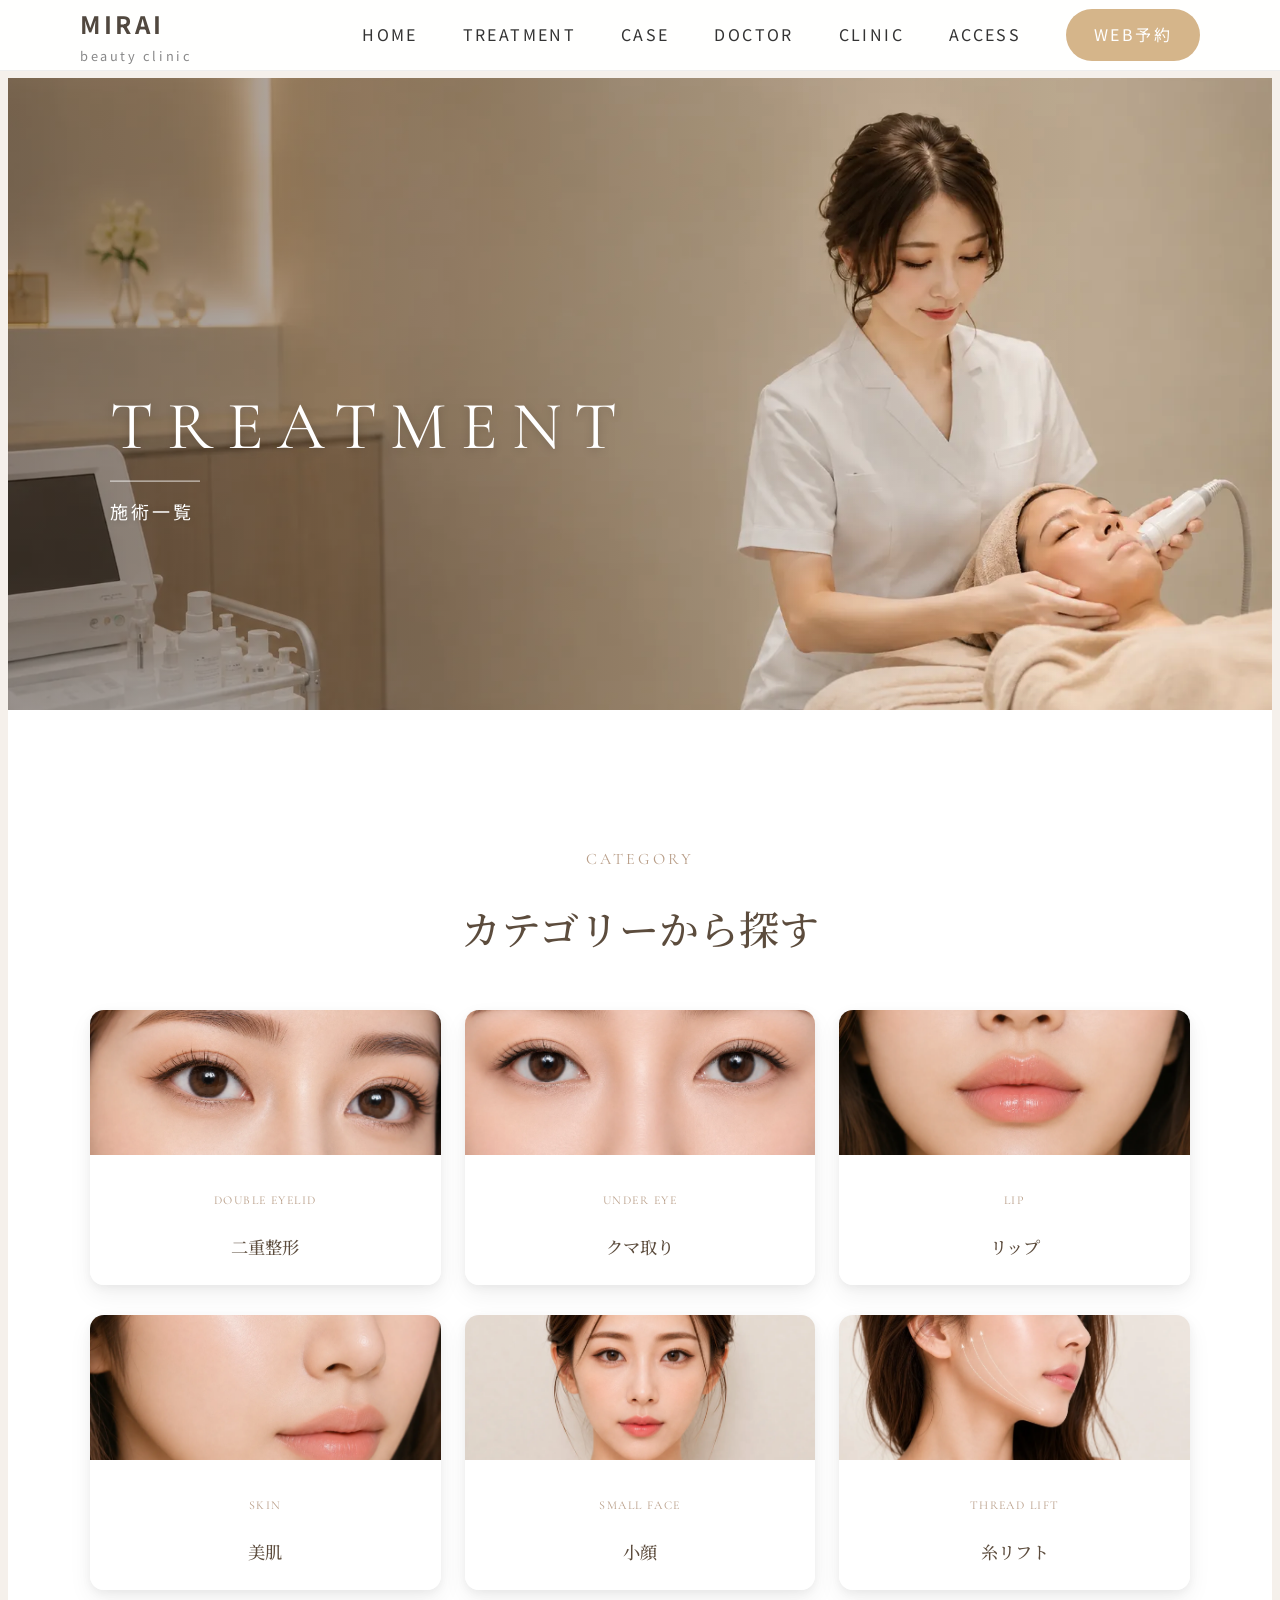
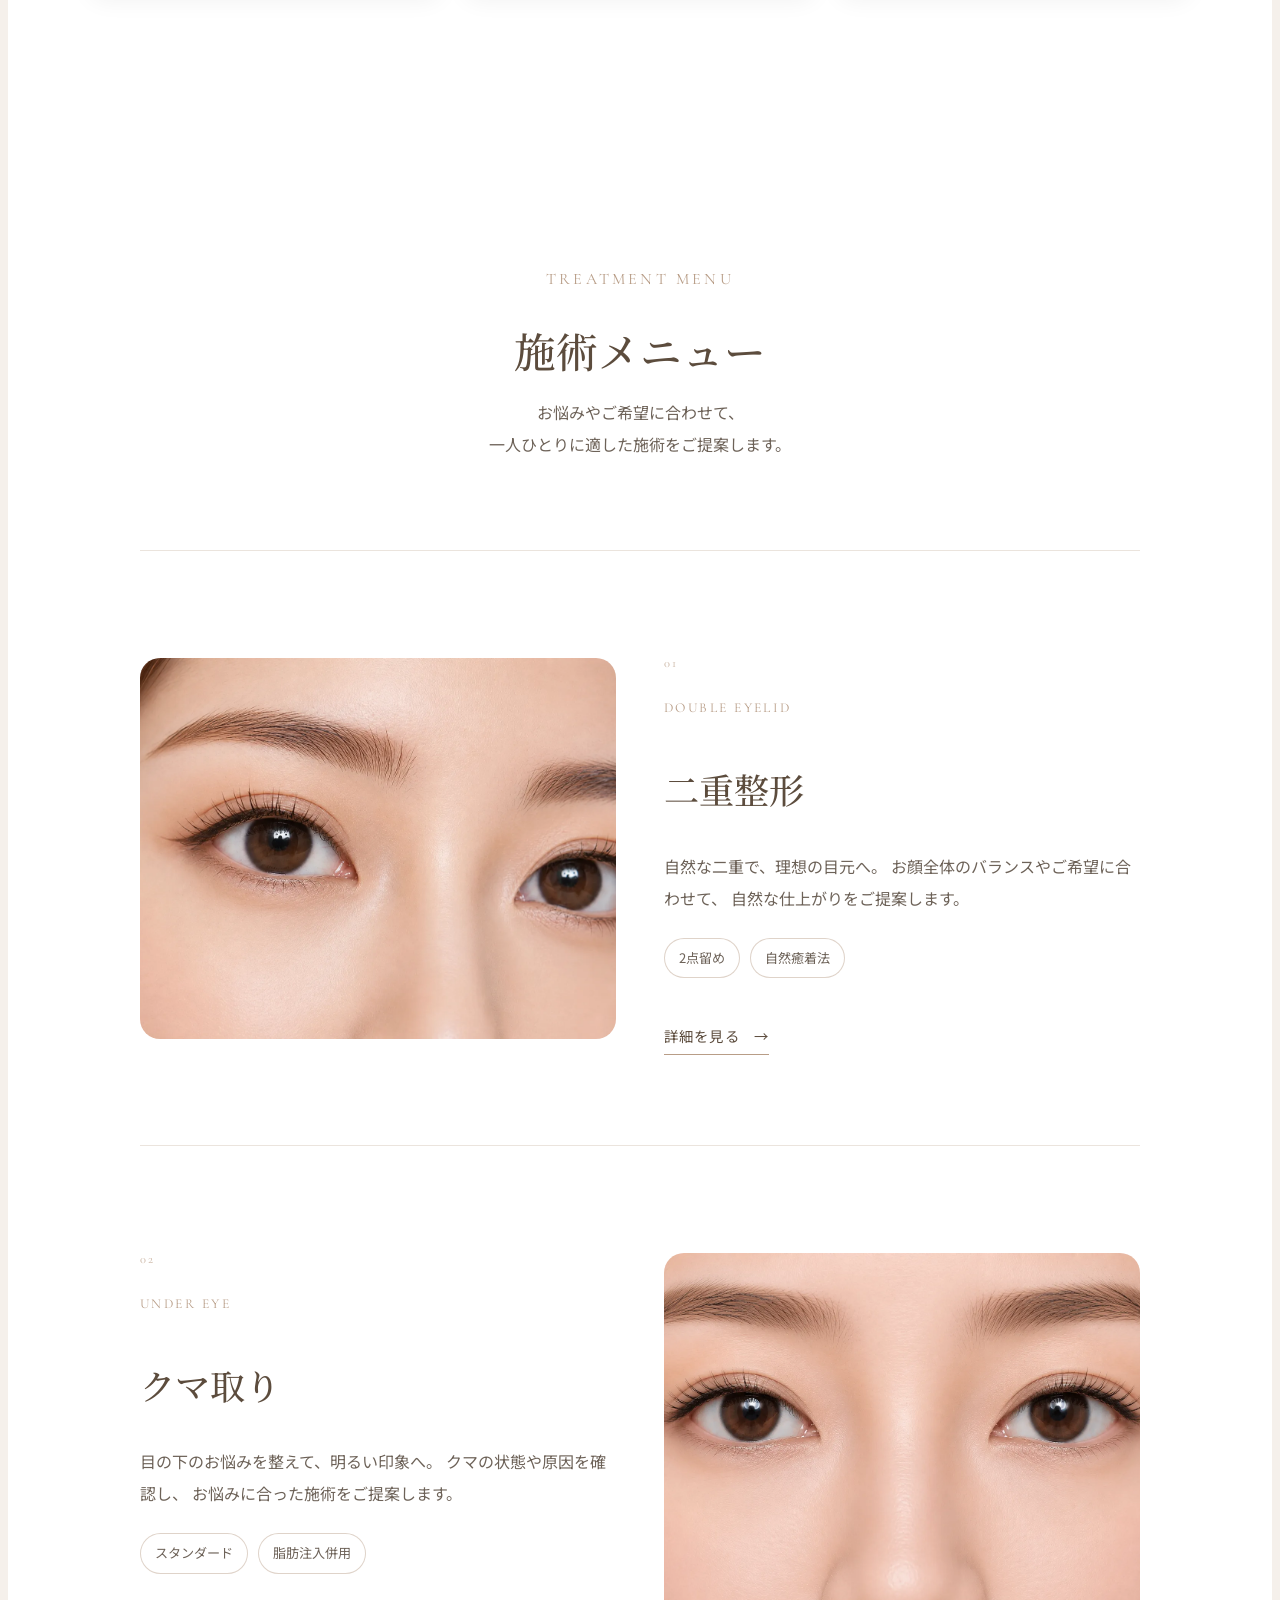
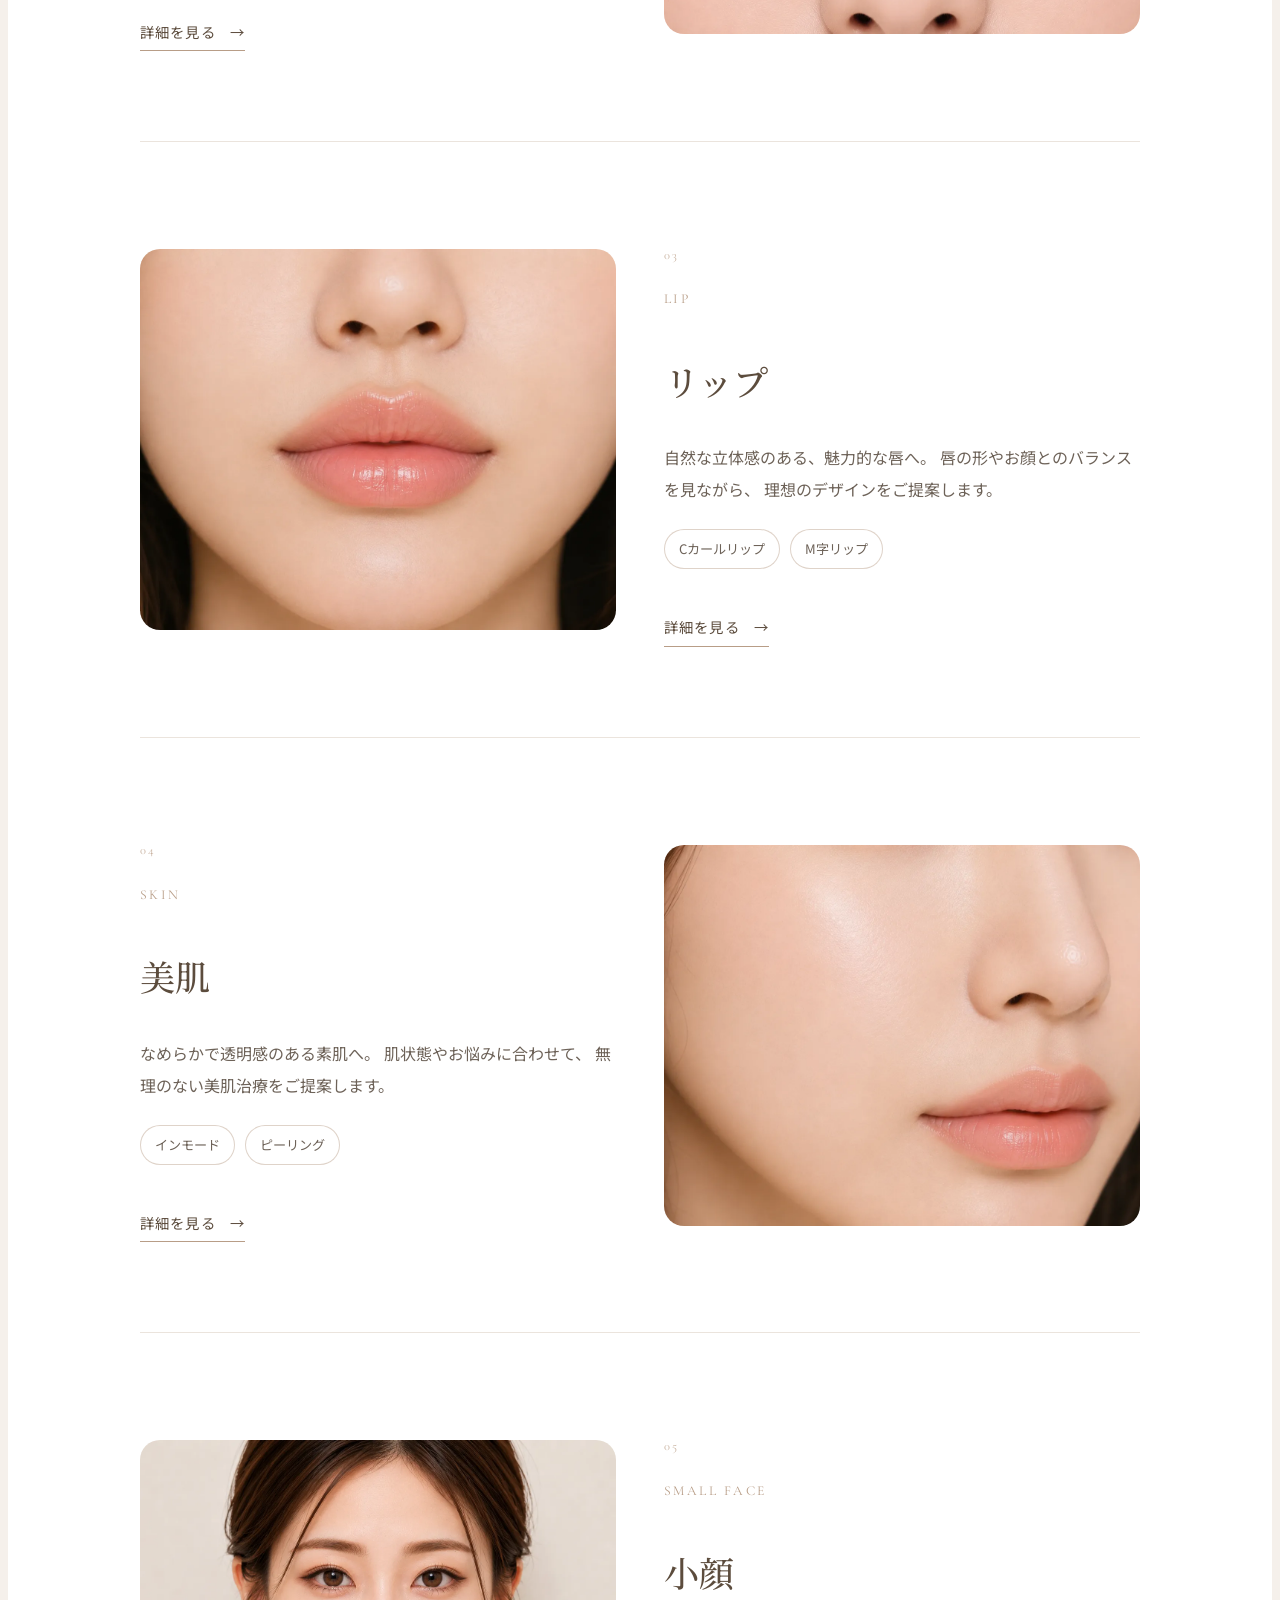
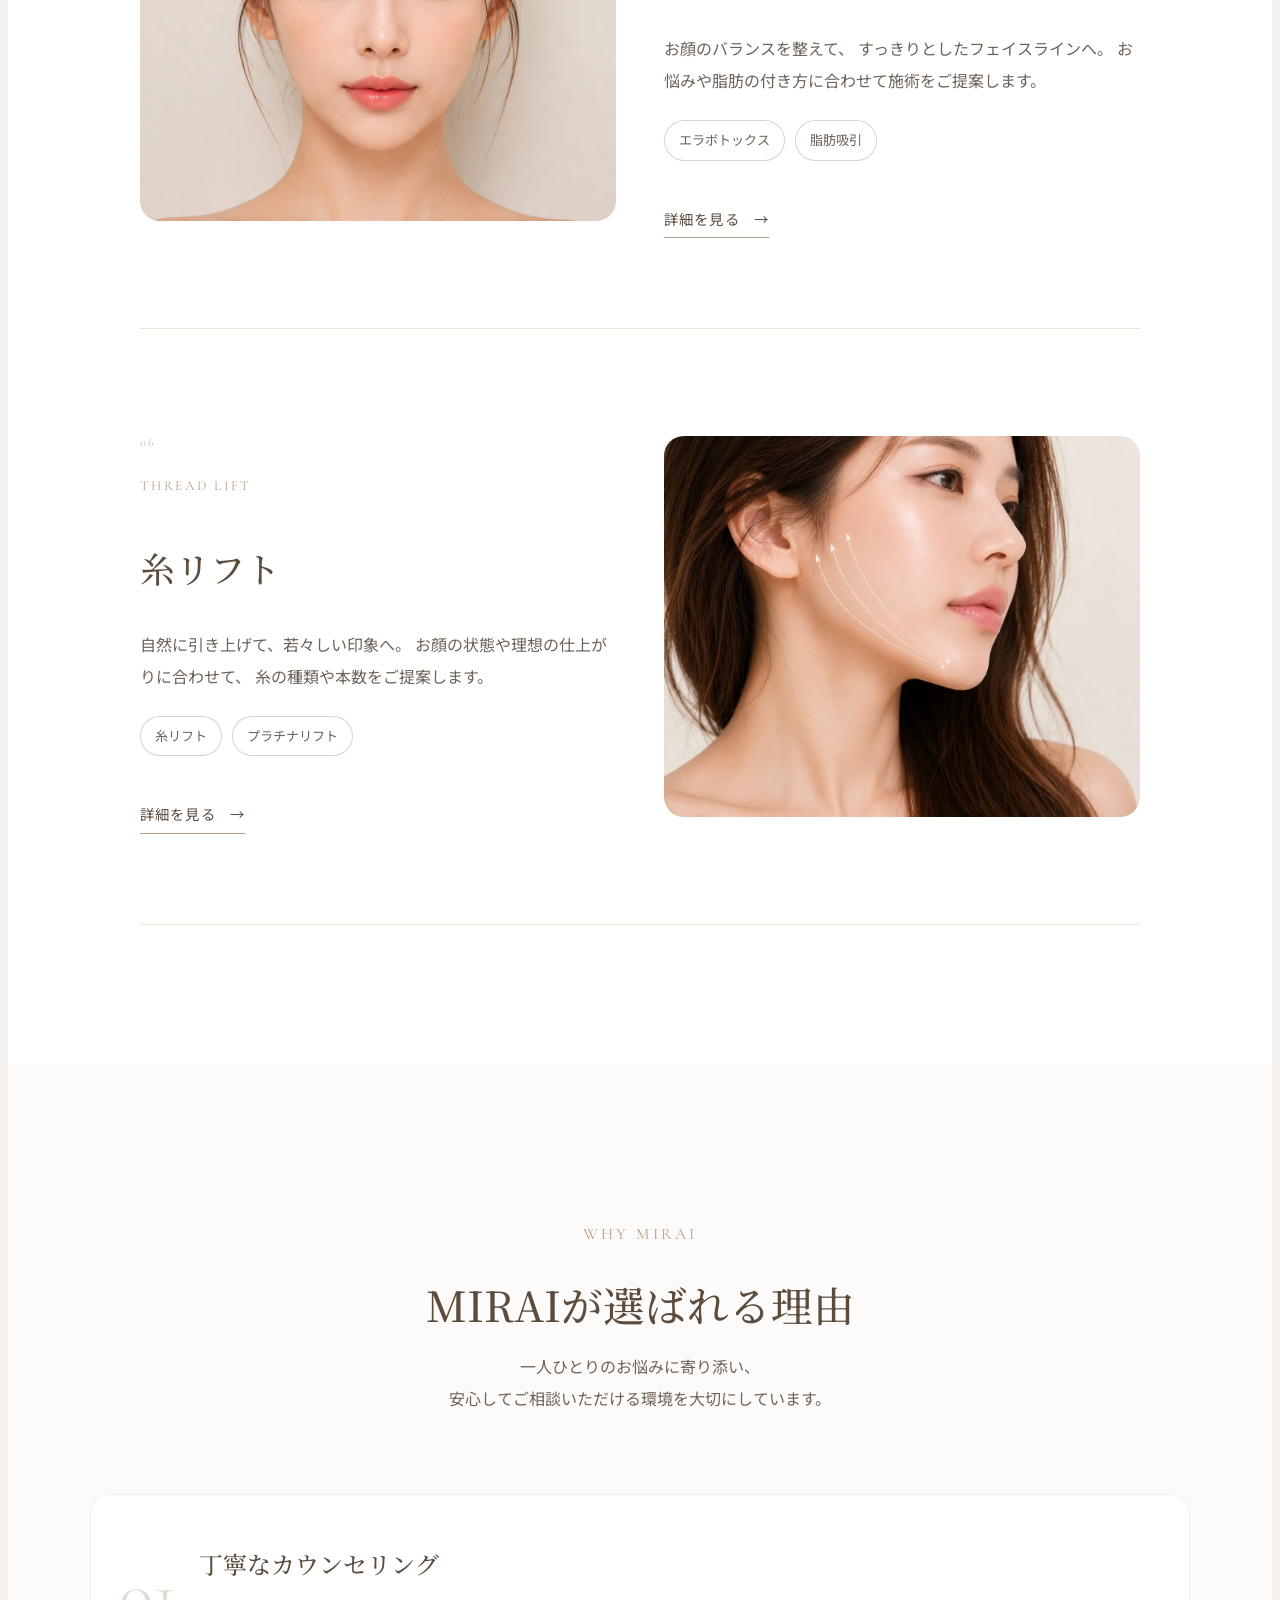
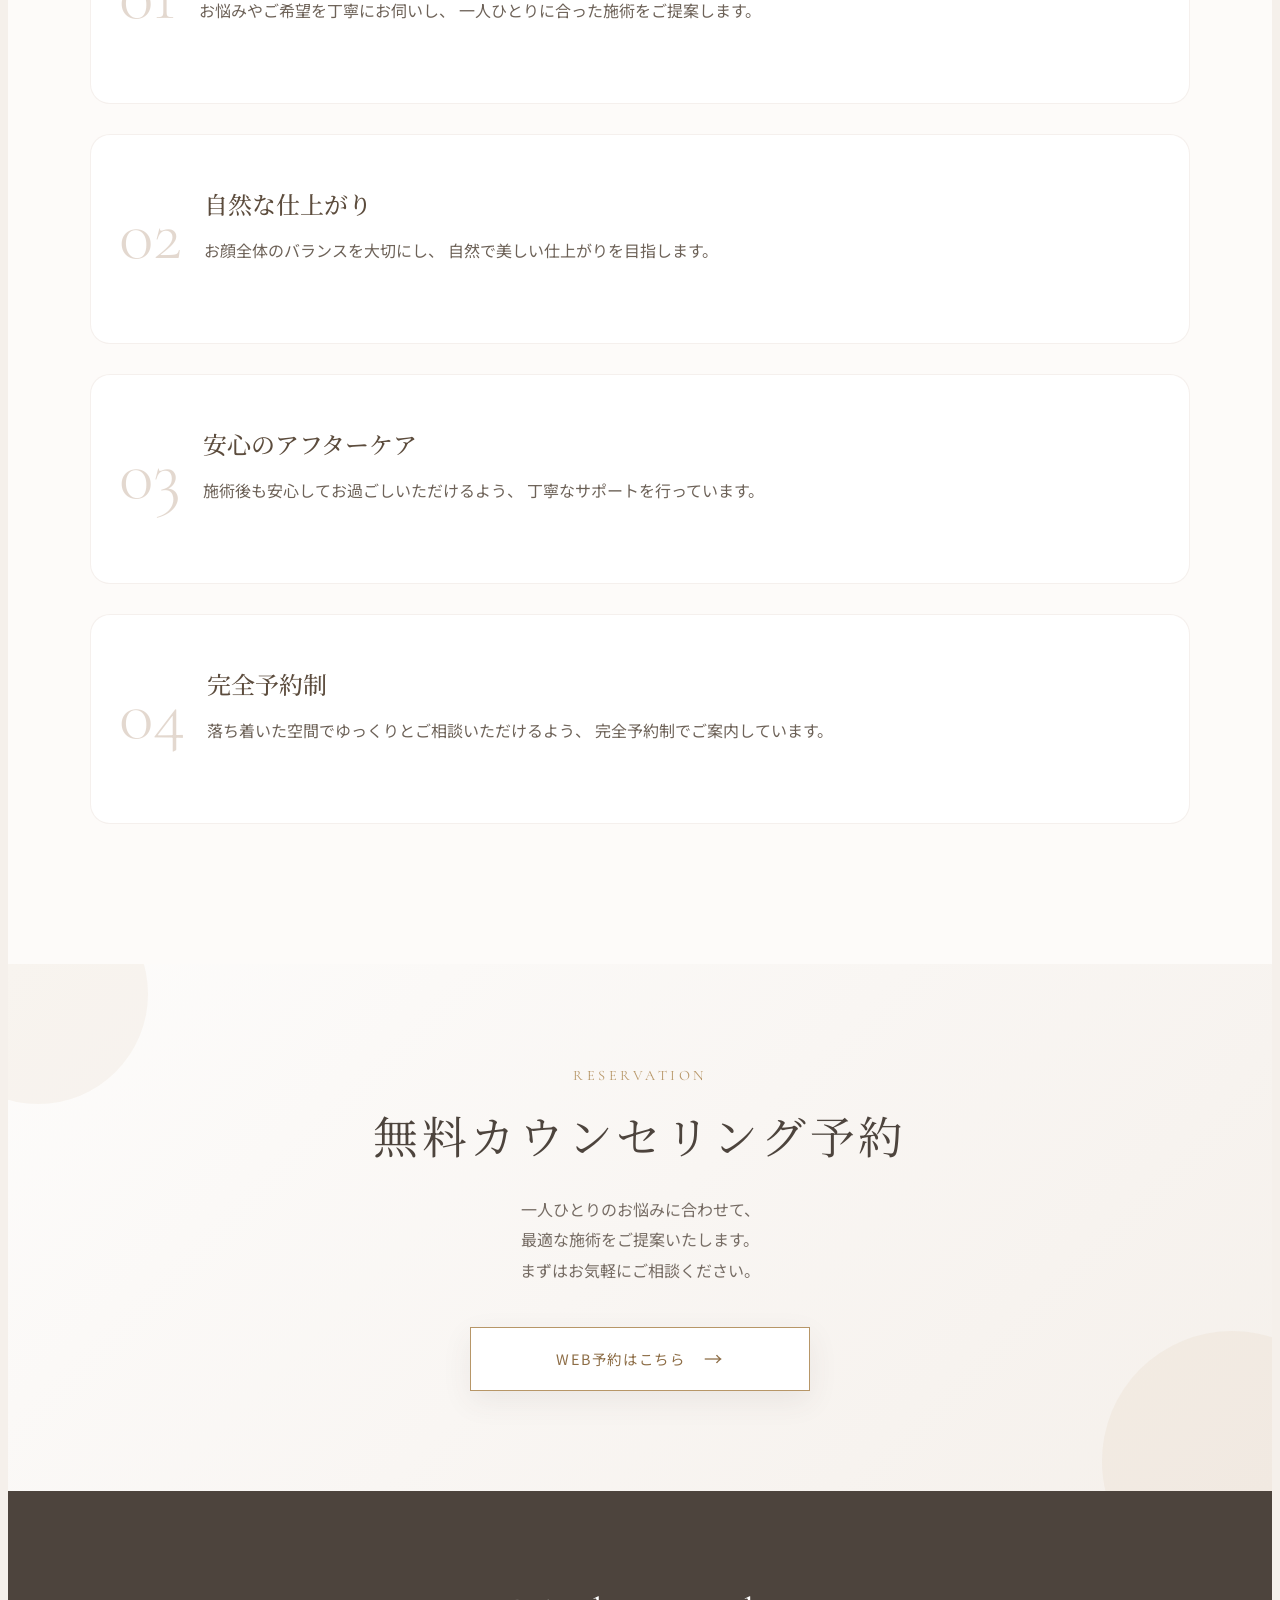
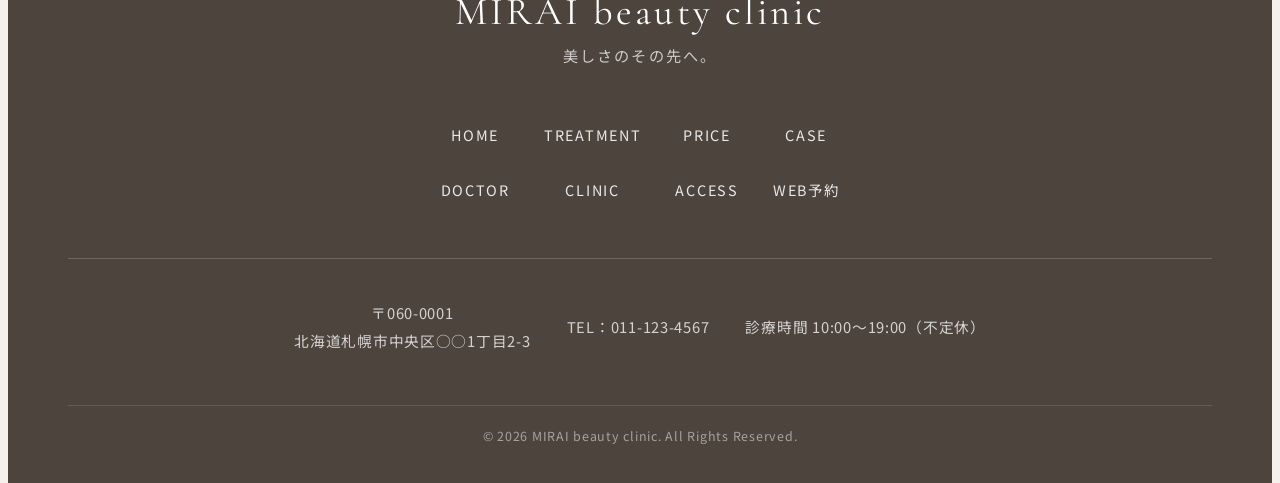
<file: treatment.html>
<!doctype html>
<html lang="ja">
    <head>
        <meta charset="UTF-8" />
        <!-- スマホ表示に必要 -->
        <meta name="viewport" content="width=device-width, initial-scale=1.0" />
        <title>MIRAI beauty clinic</title>
        <link rel="preconnect" href="https://fonts.googleapis.com" />
        <link rel="preconnect" href="https://fonts.gstatic.com" crossorigin />

        <link
            href="https://fonts.googleapis.com/css2?family=Cormorant+Garamond:wght@400;500;600&family=Noto+Sans+JP:wght@400;500;600&family=Noto+Serif+JP:wght@400;500;600&display=swap"
            rel="stylesheet"
        />
        <link rel="stylesheet" href="./css/reset.css" />
        <link rel="stylesheet" href="./css/mirai.css" />
        <link rel="icon" type="image/png" href="./images/mirai-favicon.png" sizes="32x32" />
    </head>

    <body>
        <!-- ヘッダー -->

        <header class="header">
            <div class="header__inner">
                <!-- ロゴ -->
                <a href="mirai.html" class="header__logo">
                    <span class="header__logo-main">MIRAI</span>
                    <span class="header__logo-sub">beauty clinic</span>
                </a>

                <!-- スマホ用ハンバーガーメニュー -->
                <input type="checkbox" id="menu-toggle" class="header__menu-toggle" />

                <label for="menu-toggle" class="header__menu-button">
                    <!-- 三本線 -->
                    <span class="header__menu-lines">
                        <span class="header__menu-line"></span>
                        <span class="header__menu-line"></span>
                        <span class="header__menu-line"></span>
                    </span>

                    <!-- MENUの文字 -->
                    <span class="header__menu-text">MENU</span>
                </label>

                <!-- ナビゲーション -->

                <nav class="header__nav">
                    <ul class="header__nav-list">
                        <li class="header__nav-item">
                            <details class="header__dropdown">
                                <summary class="header__nav-link">HOME</summary>
                                <div class="header__dropdown-content">
                                    <a href="mirai.html" class="header__dropdown-link">ホーム</a>
                                </div>
                            </details>
                        </li>
                        <li class="header__nav-item">
                            <details class="header__dropdown">
                                <summary class="header__nav-link">TREATMENT</summary>
                                <div class="header__dropdown-content">
                                    <a href="treatment.html" class="header__dropdown-link">
                                        施術一覧
                                    </a>
                                    <a href="price.html" class="header__dropdown-link">
                                        料金一覧
                                    </a>
                                    <a
                                        href="treatment.html#double-eyelid"
                                        class="header__dropdown-link"
                                    >
                                        二重整形
                                    </a>
                                    <a
                                        href="treatment.html#under-eye"
                                        class="header__dropdown-link"
                                    >
                                        クマ取り
                                    </a>
                                    <a href="treatment.html#lip" class="header__dropdown-link">
                                        Cカールリップ
                                    </a>
                                    <a href="treatment.html#skin" class="header__dropdown-link">
                                        美肌
                                    </a>

                                    <a
                                        href="treatment.html#small-face"
                                        class="header__dropdown-link"
                                    >
                                        小顔
                                    </a>

                                    <a
                                        href="treatment.html#thread-lift"
                                        class="header__dropdown-link"
                                    >
                                        糸リフト
                                    </a>
                                </div>
                            </details>
                        </li>
                        <li class="header__nav-item">
                            <details class="header__dropdown">
                                <summary class="header__nav-link">CASE</summary>
                                <div class="header__dropdown-content">
                                    <a href="case.html" class="header__dropdown-link"> 症例写真 </a>
                                </div>
                            </details>
                        </li>
                        <li class="header__nav-item">
                            <details class="header__dropdown">
                                <summary class="header__nav-link">DOCTOR</summary>
                                <div class="header__dropdown-content">
                                    <a href="doctor.html" class="header__dropdown-link">
                                        医師紹介
                                    </a>
                                </div>
                            </details>
                        </li>
                        <li class="header__nav-item">
                            <details class="header__dropdown">
                                <summary class="header__nav-link">CLINIC</summary>
                                <div class="header__dropdown-content">
                                    <a href="clinic.html" class="header__dropdown-link">
                                        クリニック紹介
                                    </a>
                                </div>
                            </details>
                        </li>
                        <li class="header__nav-item">
                            <details class="header__dropdown">
                                <summary class="header__nav-link">ACCESS</summary>
                                <div class="header__dropdown-content">
                                    <a href="access.html" class="header__dropdown-link">
                                        アクセス
                                    </a>
                                </div>
                            </details>
                        </li>
                        <li class="header__nav-item header__nav-item--reservation">
                            <a
                                href="reservation.html"
                                class="header__nav-link header__nav-link--reservation"
                            >
                                WEB予約
                            </a>
                        </li>
                    </ul>
                </nav>
            </div>
        </header>

        <!-- ここからトップページの内容を追加していく -->

        <main class="treatment-main">
            <!-- PAGE HERO -->
            <section class="page-hero">
                <div class="page-hero__image">
                    <img
                        src="images/treatment-hero.webp"
                        alt="美容施術を行うクリニックスタッフ"
                        class="page-hero__photo"
                    />
                </div>

                <div class="page-hero__content">
                    <h1 class="page-hero__title">TREATMENT</h1>

                    <span class="page-hero__line" aria-hidden="true"></span>

                    <p class="page-hero__subtitle">施術一覧</p>
                </div>
            </section>

            <!-- CATEGORY -->
            <section class="treatment-category">
                <div class="treatment-category__heading">
                    <p class="treatment-category__eyebrow">CATEGORY</p>
                    <h2 class="treatment-category__title">カテゴリーから探す</h2>
                </div>

                <div class="treatment-category__grid">
                    <!-- 二重整形 -->
                    <a href="#double-eyelid" class="treatment-category__card">
                        <div class="treatment-category__image">
                            <img
                                src="images/treatment-eye.webp"
                                alt="二重整形"
                                class="treatment-category__photo"
                            />
                        </div>
                        <div class="treatment-category__content">
                            <p class="treatment-category__english">DOUBLE EYELID</p>
                            <h3 class="treatment-category__name">二重整形</h3>
                        </div>
                    </a>

                    <!-- クマ取り -->
                    <a href="#under-eye" class="treatment-category__card">
                        <div class="treatment-category__image">
                            <img
                                src="images/treatment-under-eye.webp"
                                alt="クマ取り"
                                class="treatment-category__photo"
                            />
                        </div>
                        <div class="treatment-category__content">
                            <p class="treatment-category__english">UNDER EYE</p>
                            <h3 class="treatment-category__name">クマ取り</h3>
                        </div>
                    </a>

                    <!-- リップ -->
                    <a href="#lip" class="treatment-category__card">
                        <div class="treatment-category__image">
                            <img
                                src="images/treatment-rip.webp"
                                alt="リップ"
                                class="treatment-category__photo"
                            />
                        </div>
                        <div class="treatment-category__content">
                            <p class="treatment-category__english">LIP</p>
                            <h3 class="treatment-category__name">リップ</h3>
                        </div>
                    </a>

                    <!-- 美肌 -->
                    <a href="#skin" class="treatment-category__card">
                        <div class="treatment-category__image">
                            <img
                                src="images/treatment-skin.webp"
                                alt="美肌"
                                class="treatment-category__photo"
                            />
                        </div>
                        <div class="treatment-category__content">
                            <p class="treatment-category__english">SKIN</p>
                            <h3 class="treatment-category__name">美肌</h3>
                        </div>
                    </a>

                    <!-- 小顔 -->
                    <a href="#small-face" class="treatment-category__card">
                        <div class="treatment-category__image">
                            <img
                                src="images/treatment-small-face.webp"
                                alt="小顔"
                                class="treatment-category__photo"
                            />
                        </div>
                        <div class="treatment-category__content">
                            <p class="treatment-category__english">SMALL FACE</p>
                            <h3 class="treatment-category__name">小顔</h3>
                        </div>
                    </a>

                    <!-- 糸リフト -->
                    <a href="#thread-lift" class="treatment-category__card">
                        <div class="treatment-category__image">
                            <img
                                src="images/treatment-lift.webp"
                                alt="糸リフト"
                                class="treatment-category__photo"
                            />
                        </div>
                        <div class="treatment-category__content">
                            <p class="treatment-category__english">THREAD LIFT</p>
                            <h3 class="treatment-category__name">糸リフト</h3>
                        </div>
                    </a>
                </div>
            </section>

            <!-- TREATMENT LIST -->
            <section class="treatment-list">
                <div class="treatment-list__heading">
                    <p class="treatment-list__eyebrow">TREATMENT MENU</p>
                    <h2 class="treatment-list__title">施術メニュー</h2>
                    <p class="treatment-list__lead">
                        お悩みやご希望に合わせて、<br />
                        一人ひとりに適した施術をご提案します。
                    </p>
                </div>

                <div class="treatment-list__inner">
                    <!-- 二重整形 -->
                    <article class="treatment-list__item" id="double-eyelid">
                        <div class="treatment-list__image treatment-list__image--reveal">
                            <img
                                src="images/treatment-eye.webp"
                                alt="二重整形の施術イメージ"
                                class="treatment-list__photo"
                            />
                        </div>

                        <div class="treatment-list__content treatment-list__content--reveal">
                            <p class="treatment-list__number">01</p>
                            <p class="treatment-list__english">DOUBLE EYELID</p>
                            <h3 class="treatment-list__name">二重整形</h3>

                            <p class="treatment-list__description">
                                自然な二重で、理想の目元へ。 お顔全体のバランスやご希望に合わせて、
                                自然な仕上がりをご提案します。
                            </p>

                            <ul class="treatment-list__menu">
                                <li class="treatment-list__menu-item">2点留め</li>
                                <li class="treatment-list__menu-item">自然癒着法</li>
                            </ul>

                            <a href="price.html#double-eyelid" class="treatment-list__link">
                                詳細を見る
                                <span class="treatment-list__arrow" aria-hidden="true">→</span>
                            </a>
                        </div>
                    </article>

                    <!-- クマ取り -->
                    <article
                        class="treatment-list__item treatment-list__item--reverse"
                        id="under-eye"
                    >
                        <div class="treatment-list__image treatment-list__image--reveal">
                            <img
                                src="images/treatment-under-eye.webp"
                                alt="クマ取りの施術イメージ"
                                class="treatment-list__photo"
                            />
                        </div>

                        <div class="treatment-list__content treatment-list__content--reveal">
                            <p class="treatment-list__number">02</p>
                            <p class="treatment-list__english">UNDER EYE</p>
                            <h3 class="treatment-list__name">クマ取り</h3>

                            <p class="treatment-list__description">
                                目の下のお悩みを整えて、明るい印象へ。 クマの状態や原因を確認し、
                                お悩みに合った施術をご提案します。
                            </p>

                            <ul class="treatment-list__menu">
                                <li class="treatment-list__menu-item">スタンダード</li>
                                <li class="treatment-list__menu-item">脂肪注入併用</li>
                            </ul>

                            <a href="price.html#under-eye" class="treatment-list__link">
                                詳細を見る
                                <span class="treatment-list__arrow" aria-hidden="true">→</span>
                            </a>
                        </div>
                    </article>

                    <!-- リップ -->
                    <article class="treatment-list__item" id="lip">
                        <div class="treatment-list__image treatment-list__image--reveal">
                            <img
                                src="images/treatment-rip.webp"
                                alt="リップ施術のイメージ"
                                class="treatment-list__photo"
                            />
                        </div>

                        <div class="treatment-list__content treatment-list__content--reveal">
                            <p class="treatment-list__number">03</p>
                            <p class="treatment-list__english">LIP</p>
                            <h3 class="treatment-list__name">リップ</h3>

                            <p class="treatment-list__description">
                                自然な立体感のある、魅力的な唇へ。
                                唇の形やお顔とのバランスを見ながら、 理想のデザインをご提案します。
                            </p>

                            <ul class="treatment-list__menu">
                                <li class="treatment-list__menu-item">Cカールリップ</li>
                                <li class="treatment-list__menu-item">M字リップ</li>
                            </ul>

                            <a href="price.html#lip" class="treatment-list__link">
                                詳細を見る
                                <span class="treatment-list__arrow" aria-hidden="true">→</span>
                            </a>
                        </div>
                    </article>

                    <!-- 美肌 -->
                    <article class="treatment-list__item treatment-list__item--reverse" id="skin">
                        <div class="treatment-list__image treatment-list__image--reveal">
                            <img
                                src="images/treatment-skin.webp"
                                alt="美肌施術のイメージ"
                                class="treatment-list__photo"
                            />
                        </div>

                        <div class="treatment-list__content treatment-list__content--reveal">
                            <p class="treatment-list__number">04</p>
                            <p class="treatment-list__english">SKIN</p>
                            <h3 class="treatment-list__name">美肌</h3>

                            <p class="treatment-list__description">
                                なめらかで透明感のある素肌へ。 肌状態やお悩みに合わせて、
                                無理のない美肌治療をご提案します。
                            </p>

                            <ul class="treatment-list__menu">
                                <li class="treatment-list__menu-item">インモード</li>
                                <li class="treatment-list__menu-item">ピーリング</li>
                            </ul>

                            <a href="price.html#skin" class="treatment-list__link">
                                詳細を見る
                                <span class="treatment-list__arrow" aria-hidden="true">→</span>
                            </a>
                        </div>
                    </article>

                    <!-- 小顔 -->
                    <article class="treatment-list__item" id="small-face">
                        <div class="treatment-list__image treatment-list__image--reveal">
                            <img
                                src="images/treatment-small-face.webp"
                                alt="小顔施術のイメージ"
                                class="treatment-list__photo"
                            />
                        </div>

                        <div class="treatment-list__content treatment-list__content--reveal">
                            <p class="treatment-list__number">05</p>
                            <p class="treatment-list__english">SMALL FACE</p>
                            <h3 class="treatment-list__name">小顔</h3>

                            <p class="treatment-list__description">
                                お顔のバランスを整えて、 すっきりとしたフェイスラインへ。
                                お悩みや脂肪の付き方に合わせて施術をご提案します。
                            </p>

                            <ul class="treatment-list__menu">
                                <li class="treatment-list__menu-item">エラボトックス</li>
                                <li class="treatment-list__menu-item">脂肪吸引</li>
                            </ul>

                            <a href="price.html#small-face" class="treatment-list__link">
                                詳細を見る
                                <span class="treatment-list__arrow" aria-hidden="true">→</span>
                            </a>
                        </div>
                    </article>

                    <!-- 糸リフト -->
                    <article
                        class="treatment-list__item treatment-list__item--reverse"
                        id="thread-lift"
                    >
                        <div class="treatment-list__image treatment-list__image--reveal">
                            <img
                                src="images/treatment-lift.webp"
                                alt="糸リフトの施術イメージ"
                                class="treatment-list__photo"
                            />
                        </div>

                        <div class="treatment-list__content treatment-list__content--reveal">
                            <p class="treatment-list__number">06</p>
                            <p class="treatment-list__english">THREAD LIFT</p>
                            <h3 class="treatment-list__name">糸リフト</h3>

                            <p class="treatment-list__description">
                                自然に引き上げて、若々しい印象へ。
                                お顔の状態や理想の仕上がりに合わせて、
                                糸の種類や本数をご提案します。
                            </p>

                            <ul class="treatment-list__menu">
                                <li class="treatment-list__menu-item">糸リフト</li>
                                <li class="treatment-list__menu-item">プラチナリフト</li>
                            </ul>

                            <a href="price.html#thread-lift" class="treatment-list__link">
                                詳細を見る
                                <span class="treatment-list__arrow" aria-hidden="true">→</span>
                            </a>
                        </div>
                    </article>
                </div>
            </section>
            <!-- WHY MIRAI -->
            <section class="why-mirai">
                <div class="why-mirai__heading">
                    <p class="why-mirai__eyebrow">WHY MIRAI</p>

                    <h2 class="why-mirai__title">MIRAIが選ばれる理由</h2>

                    <p class="why-mirai__lead">
                        一人ひとりのお悩みに寄り添い、<br />
                        安心してご相談いただける環境を大切にしています。
                    </p>
                </div>

                <div class="why-mirai__inner">
                    <!-- 01 -->
                    <article class="why-mirai__item fade-up">
                        <p class="why-mirai__number">01</p>

                        <div class="why-mirai__content">
                            <h3 class="why-mirai__name">丁寧なカウンセリング</h3>

                            <p class="why-mirai__description">
                                お悩みやご希望を丁寧にお伺いし、
                                一人ひとりに合った施術をご提案します。
                            </p>
                        </div>
                    </article>

                    <!-- 02 -->
                    <article class="why-mirai__item fade-up">
                        <p class="why-mirai__number">02</p>

                        <div class="why-mirai__content">
                            <h3 class="why-mirai__name">自然な仕上がり</h3>

                            <p class="why-mirai__description">
                                お顔全体のバランスを大切にし、 自然で美しい仕上がりを目指します。
                            </p>
                        </div>
                    </article>

                    <!-- 03 -->
                    <article class="why-mirai__item fade-up">
                        <p class="why-mirai__number">03</p>

                        <div class="why-mirai__content">
                            <h3 class="why-mirai__name">安心のアフターケア</h3>

                            <p class="why-mirai__description">
                                施術後も安心してお過ごしいただけるよう、
                                丁寧なサポートを行っています。
                            </p>
                        </div>
                    </article>

                    <!-- 04 -->
                    <article class="why-mirai__item fade-up">
                        <p class="why-mirai__number">04</p>

                        <div class="why-mirai__content">
                            <h3 class="why-mirai__name">完全予約制</h3>

                            <p class="why-mirai__description">
                                落ち着いた空間でゆっくりとご相談いただけるよう、
                                完全予約制でご案内しています。
                            </p>
                        </div>
                    </article>
                </div>
            </section>
            <!-- ==========================
RESERVATION
========================== -->
            <section class="reservation">
                <div class="reservation__inner">
                    <p class="reservation__eyebrow">RESERVATION</p>

                    <h2 class="reservation__title">無料カウンセリング予約</h2>

                    <p class="reservation__text">
                        一人ひとりのお悩みに合わせて、<br />
                        最適な施術をご提案いたします。<br />
                        まずはお気軽にご相談ください。
                    </p>

                    <a href="reservation.html" class="reservation__button">
                        WEB予約はこちら
                        <span class="reservation__arrow">→</span>
                    </a>
                </div>
            </section>
        </main>

        <footer class="footer">
            <div class="footer__inner">
                <div class="footer__logo">
                    <h2 class="footer__clinic-name">MIRAI beauty clinic</h2>

                    <p class="footer__copy">美しさのその先へ。</p>
                </div>

                <nav class="footer__nav" aria-label="フッターナビゲーション">
                    <ul class="footer__list">
                        <li class="footer__item">
                            <a href="mirai.html" class="footer__link">HOME</a>
                        </li>

                        <li class="footer__item">
                            <a href="treatment.html" class="footer__link">TREATMENT</a>
                        </li>

                        <li class="footer__item">
                            <a href="price.html" class="footer__link">PRICE</a>
                        </li>

                        <li class="footer__item">
                            <a href="case.html" class="footer__link">CASE</a>
                        </li>

                        <li class="footer__item">
                            <a href="doctor.html" class="footer__link">DOCTOR</a>
                        </li>

                        <li class="footer__item">
                            <a href="clinic.html" class="footer__link">CLINIC</a>
                        </li>

                        <li class="footer__item">
                            <a href="access.html" class="footer__link">ACCESS</a>
                        </li>

                        <li class="footer__item">
                            <a href="reservation.html" class="footer__link">WEB予約</a>
                        </li>
                    </ul>
                </nav>

                <div class="footer__info">
                    <p class="footer__address">
                        〒060-0001<br />
                        北海道札幌市中央区○○1丁目2-3
                    </p>

                    <p class="footer__tel">TEL：011-123-4567</p>

                    <p class="footer__time">診療時間 10:00〜19:00（不定休）</p>
                </div>

                <small class="footer__copyright">
                    &copy; 2026 MIRAI beauty clinic. All Rights Reserved.
                </small>
            </div>
        </footer>
        <script src="./js/mirai.js"></script>
    </body>
</html>
</file>
<file: css/style.css>
/* ==============================
   BASE
============================== */

body {
    background: #f8f8f6;
    color: #222;
    font-family: Arial, Helvetica, sans-serif;
}

/* ==============================
   HEADER
============================== */

.header {
    width: 100%;
    padding: 24px 5%;
}

.header__inner {
    display: flex;
    justify-content: space-between;
    align-items: center;
}

.header__logo {
    color: #222;
    font-size: 12px;
    font-weight: 600;
    letter-spacing: 0.15em;
    text-decoration: none;
}

.header__list {
    display: flex;
    gap: 24px;
    list-style: none;
}

.header__list a {
    color: #222;
    font-size: 11px;
    letter-spacing: 0.12em;
    text-decoration: none;
}

/* ==============================
   HERO
============================== */

.hero {
    min-height: calc(100vh - 70px);
    padding: 30px 5% 50px;
    overflow: hidden;
}

.hero__inner {
    min-height: calc(100vh - 150px);
    display: flex;
    flex-direction: column;
    justify-content: space-between;
}

/* 上の小さい文字 */

.hero__top {
    display: flex;
    justify-content: space-between;
    align-items: center;
}

.hero__label,
.hero__year {
    margin: 0;
    font-size: 10px;
    letter-spacing: 0.2em;
}

/* 名前 */

.hero__name {
    position: relative;
    margin: 50px 0;
}

.hero__name h1 {
    margin: 0;
    font-size: clamp(70px, 13vw, 190px);
    font-weight: 500;
    line-height: 0.72;
    letter-spacing: -0.07em;
}

.hero__name-first {
    position: relative;
    z-index: 2;
}

.hero__name-last {
    position: relative;
    z-index: 2;
    margin-left: 20% !important;
}

/* カラーアクセント */

.hero__accent {
    position: absolute;
    top: 43%;
    left: 8%;
    width: 68%;
    height: clamp(25px, 4vw, 55px);

    background: linear-gradient(90deg, #ff7a00 0%, #ff7a00 45%, #ff4f81 75%, #ffc928 100%);

    transform: rotate(-3deg);
    z-index: 1;
}

/* 下 */

.hero__info {
    display: flex;
    justify-content: space-between;
    align-items: flex-end;
    padding-top: 20px;
    border-top: 1px solid #bdbdbd;
}

.hero__message {
    margin: 0;
    font-size: clamp(14px, 1.3vw, 18px);
    line-height: 1.5;
}

.hero__category {
    text-align: right;
}

.hero__category p {
    margin: 4px 0;
    font-size: 9px;
    letter-spacing: 0.15em;
}

/* ==============================
   FEATURED PROJECT
============================== */

.featured {
    padding: 60px 5%;
    background: #f1f0ec;
}

.featured__inner {
    width: 100%;
    max-width: 1400px;
    margin: 0 auto;
}

/* ==============================
   HEAD
============================== */

.featured__head {
    display: flex;
    justify-content: space-between;
    gap: 20px;

    padding-bottom: 12px;
    border-bottom: 1px solid #aaa;
}

.featured__number,
.featured__type {
    margin: 0;

    font-size: 8px;
    letter-spacing: 0.16em;
}

.featured__type {
    text-align: right;
}

/* ==============================
   TITLE
============================== */

.featured__title {
    margin: 28px 0;
}

.featured__title h2 {
    margin: 0;

    font-size: clamp(42px, 13vw, 65px);
    font-weight: 500;
    line-height: 0.88;
    letter-spacing: -0.06em;
}

.featured__description {
    margin: 20px 0 0;

    font-size: 11px;
    line-height: 1.8;
}

/* ==============================
   MAIN IMAGE
============================== */

.featured__visual {
    display: block;

    width: 100%;
    margin: 0 auto;

    overflow: hidden;
}

.featured__visual img {
    display: block;

    width: 100%;
    height: auto;

    object-fit: cover;
    object-position: top;
}

/* ==============================
   BOTTOM
============================== */

.featured__bottom {
    display: flex;
    justify-content: space-between;
    align-items: flex-end;
    gap: 20px;

    margin-top: 14px;
}

.featured__tools p {
    margin: 2px 0;

    font-size: 8px;
    letter-spacing: 0.12em;
}

.featured__link {
    display: flex;
    align-items: center;
    gap: 15px;

    padding-bottom: 4px;
    border-bottom: 1px solid #222;

    color: #222;
    font-size: 9px;
    letter-spacing: 0.12em;
    text-decoration: none;

    white-space: nowrap;
}

.featured__link span {
    font-size: 15px;
}

/* ==============================
   TABLET 768px〜
============================== */

@media screen and (min-width: 768px) {
    .featured {
        padding: 65px 5%;
    }

    .featured__title {
        display: flex;
        justify-content: space-between;
        align-items: flex-end;
        gap: 40px;

        margin: 30px 0;
    }

    .featured__title h2 {
        font-size: clamp(55px, 7vw, 80px);
    }

    .featured__description {
        margin: 0;

        font-size: 11px;
    }

    .featured__visual {
        width: 90%;
    }
}

/* ==============================
   PC 1024px〜
============================== */

@media screen and (min-width: 1024px) {
    .featured {
        padding: 45px 5% 40px;
    }

    .featured__head {
        padding-bottom: 10px;
    }

    .featured__number,
    .featured__type {
        font-size: 8px;
    }

    /* タイトル＋説明をコンパクトに */

    .featured__title {
        display: flex;
        justify-content: space-between;
        align-items: flex-end;

        margin: 20px 0 24px;
    }

    .featured__title h2 {
        font-size: clamp(50px, 5vw, 72px);
        line-height: 0.86;
    }

    .featured__description {
        margin: 0 0 3px;

        font-size: 11px;
        line-height: 1.7;
    }

    /* 画像 */

    .featured__visual {
        width: 76%;
        margin: 0 auto;
    }

    .featured__visual img {
        width: 100%;

        max-height: 460px;

        object-fit: cover;
        object-position: top;

        transition: transform 0.5s ease;
    }

    .featured__visual:hover img {
        transform: scale(1.01);
    }

    /* 下 */

    .featured__bottom {
        margin-top: 12px;
    }

    .featured__tools p {
        font-size: 8px;
    }

    .featured__link {
        gap: 20px;

        font-size: 9px;
    }
}
/* ==============================
   OTHER WORKS
============================== */

.works {
    padding: 70px 5%;
    background: #fff;
}

.works__inner {
    width: 100%;
    max-width: 1400px;
    margin: 0 auto;
}

/* ==============================
   HEAD
============================== */

.works__head {
    display: flex;
    justify-content: space-between;
    gap: 20px;

    padding-bottom: 12px;
    border-bottom: 1px solid #aaa;
}

.works__head p {
    margin: 0;

    font-size: 8px;
    letter-spacing: 0.16em;
}

/* ==============================
   TITLE
============================== */

.works__title {
    margin: 35px 0 60px;
}

.works__title h2 {
    margin: 0;

    font-size: clamp(45px, 13vw, 65px);
    font-weight: 500;
    line-height: 0.88;
    letter-spacing: -0.06em;
}

.works__title p {
    margin: 22px 0 0;

    font-size: 11px;
    line-height: 1.8;
}

/* ==============================
   WORK GROUP
============================== */

.works-group {
    margin-bottom: 80px;
}

.works-group:last-child {
    margin-bottom: 0;
}

.works-group__head {
    display: flex;
    justify-content: space-between;
    align-items: flex-end;

    margin-bottom: 18px;
    padding-bottom: 10px;

    border-bottom: 1px solid #bbb;
}

.works-group__head h3 {
    margin: 0;

    font-size: 15px;
    font-weight: 500;
    letter-spacing: 0.04em;
}

.works-group__head p {
    margin: 0;

    font-size: 8px;
    letter-spacing: 0.15em;
}

/* ==============================
   COMMON GRID
============================== */

.works-grid {
    display: grid;
    gap: 16px;
}

.works-grid img {
    display: block;

    width: 100%;
    height: auto;
}

/* ==============================
   FLYER
============================== */

.works-grid--flyer {
    grid-template-columns: repeat(2, 1fr);
}

/* ==============================
   BUSINESS CARD
============================== */

.works-grid--card {
    grid-template-columns: 1fr;
}

/* ==============================
   AD DESIGN
============================== */

.works-grid--square {
    width: 100%;
}

/* ==============================
   WEB AD
============================== */

.works-grid--web {
    grid-template-columns: 1fr;
}

/* ==============================
   RECRUIT BANNER
============================== */

.works-grid--recruit {
    grid-template-columns: 1fr;
}

/* ==============================
   PICTOGRAM
============================== */

.works-grid--pictogram {
    width: 100%;
    margin: 0 auto;
}

.works-grid--pictogram img {
    display: block;
    width: 100%;
    height: auto;
}

/* ==============================
   TABLET 768px〜
============================== */

@media screen and (min-width: 768px) {
    .works {
        padding: 80px 5%;
    }

    /* TITLE */
    .works__title {
        display: flex;
        justify-content: space-between;
        align-items: flex-end;
        gap: 40px;

        margin: 40px 0 70px;
    }

    .works__title h2 {
        font-size: clamp(55px, 7vw, 80px);
    }

    .works__title p {
        margin: 0;
    }

    /* FLYER */
    .works-grid--flyer {
        grid-template-columns: repeat(4, 1fr);
    }

    /* BUSINESS CARD */
    .works-grid--card {
        grid-template-columns: repeat(2, 1fr);
    }

    /* AD DESIGN */
    .works-grid--square {
        width: 55%;
        margin: 0 auto;
    }

    /* WEB AD */
    .works-grid--web {
        grid-template-columns: 1fr;

        width: 85%;
        margin: 0 auto;
    }

    /* RECRUIT BANNER */
    .works-grid--recruit {
        grid-template-columns: repeat(2, 1fr);

        width: 85%;
        margin: 0 auto;
    }

    /* PICTOGRAM */
    .works-grid--pictogram {
        width: 85%;
        margin: 0 auto;
    }
}

/* ==============================
   PC 1024px〜
============================== */
@media screen and (min-width: 1024px) {
    .works {
        padding: 90px 5% 120px;
    }

    /* HEAD */
    .works__head {
        padding-bottom: 10px;
    }

    /* TITLE */
    .works__title {
        margin: 25px 0 65px;
    }

    .works__title h2 {
        font-size: clamp(50px, 5vw, 72px);
    }

    /* WORK GROUP */

    .works-group {
        margin-bottom: 100px;
    }

    .works-group__head {
        margin-bottom: 22px;
    }

    .works-group__head h3 {
        font-size: 16px;
    }

    /* FLYER */
    .works-grid--flyer {
        grid-template-columns: repeat(4, 1fr);
        gap: 22px;
    }

    /* BUSINESS CARD */
    .works-grid--card {
        grid-template-columns: repeat(2, 1fr);

        width: 70%;
        margin: 0 auto;
        gap: 40px;
    }

    .works-grid--card img {
        width: 100%;
    }

    /* AD DESIGN */
    .works-grid--square {
        width: 38%;
        margin: 0 auto;
    }

    /* WEB AD */
    .works-grid--web {
        grid-template-columns: 1fr;

        width: 72%;
        margin: 0 auto;
        gap: 28px;
    }

    /* RECRUIT BANNER */
    .works-grid--recruit {
        grid-template-columns: repeat(2, 1fr);

        width: 72%;
        margin: 0 auto;
        gap: 25px;
    }

    /* PICTOGRAM */
    .works-grid--pictogram {
        width: 72%;
        margin: 0 auto;
    }

    /* HOVER */
    .works-grid img {
        transition: transform 0.4s ease;
    }

    .works-grid img:hover {
        transform: translateY(-4px);
    }
}
/* ==============================
   PROFILE
============================== */

.profile {
    padding: 70px 5%;
    background: #f5f4f1;
}

.profile__inner {
    width: 100%;
    max-width: 1400px;
    margin: 0 auto;
}

/* ==============================
   HEAD
============================== */

.profile__head {
    display: flex;
    justify-content: space-between;
    gap: 20px;

    padding-bottom: 12px;
    border-bottom: 1px solid #aaa;
}

.profile__head p {
    margin: 0;

    font-size: 8px;
    letter-spacing: 0.16em;
}

/* ==============================
   MAIN
============================== */

.profile__main {
    margin-top: 40px;
}

/* ==============================
   TITLE
============================== */

.profile__title h2 {
    margin: 0;

    font-size: clamp(52px, 15vw, 76px);
    font-weight: 500;
    line-height: 0.86;
    letter-spacing: -0.06em;
}

.profile__title > p {
    margin: 20px 0 0;

    font-size: 9px;
    letter-spacing: 0.16em;
}

/* ==============================
   ABOUT
============================== */

.profile__about {
    margin-top: 55px;
}

.profile__label {
    margin: 0 0 18px;

    font-size: 8px;
    letter-spacing: 0.18em;
}

.profile__about h3 {
    margin: 0 0 24px;

    font-size: 22px;
    font-weight: 500;
    letter-spacing: 0.06em;
}

.profile__text {
    max-width: 520px;
    margin: 0;

    font-size: 12px;
    line-height: 2;
    letter-spacing: 0.03em;
}

/* ==============================
   INFO
============================== */

.profile__info {
    display: grid;
    grid-template-columns: 1fr;

    gap: 35px;

    margin-top: 65px;
    padding-top: 25px;

    border-top: 1px solid #aaa;
}

.profile__info-item {
    padding-bottom: 25px;
    border-bottom: 1px solid #ccc;
}

.profile__info-label {
    margin: 0 0 16px;

    font-size: 8px;
    letter-spacing: 0.18em;
}

.profile__info-text {
    margin: 0;

    font-size: 12px;
    line-height: 1.9;
    letter-spacing: 0.04em;
}
/* ==============================
   PROFILE LINK
============================== */

.profile__link {
    display: flex;
    justify-content: space-between;
    align-items: center;

    width: 100%;
    margin-top: 35px;
    padding: 14px 0;

    border-top: 1px solid #aaa;
    border-bottom: 1px solid #aaa;

    color: #111;
    text-decoration: none;

    font-size: 9px;
    letter-spacing: 0.16em;

    transition: opacity 0.3s ease;
}

.profile__link span:last-child {
    font-size: 15px;
}

/* ==============================
   TABLET 768px〜
============================== */

@media screen and (min-width: 768px) {
    .profile {
        padding: 80px 5%;
    }

    /* MAIN */

    .profile__main {
        display: grid;
        grid-template-columns: 1fr 1fr;

        gap: 70px;

        margin-top: 55px;
    }

    /* TITLE */

    .profile__title h2 {
        font-size: clamp(65px, 9vw, 90px);
    }

    /* ABOUT */

    .profile__about {
        margin-top: 0;
        padding-top: 5px;
    }

    .profile__about h3 {
        font-size: 24px;
    }

    .profile__text {
        font-size: 12px;
    }

    /* INFO */

    .profile__info {
        grid-template-columns: repeat(3, 1fr);

        gap: 0;

        margin-top: 75px;
        padding-top: 0;

        border-top: 1px solid #aaa;
        border-bottom: 1px solid #aaa;
    }

    .profile__info-item {
        min-height: 170px;
        padding: 25px;

        border-bottom: 0;
        border-right: 1px solid #aaa;
    }

    .profile__info-item:first-child {
        padding-left: 0;
    }

    .profile__info-item:last-child {
        padding-right: 0;
        border-right: 0;
    }
    .profile__link {
        margin-top: 40px;
    }
}

/* ==============================
   PC 1024px〜
============================== */

@media screen and (min-width: 1024px) {
    .profile {
        padding: 90px 5% 120px;
    }

    /* HEAD */

    .profile__head {
        padding-bottom: 10px;
    }

    /* MAIN */

    .profile__main {
        grid-template-columns: 1.1fr 0.9fr;

        gap: clamp(80px, 10vw, 160px);

        margin-top: 65px;
    }

    /* TITLE */

    .profile__title h2 {
        font-size: clamp(80px, 8vw, 120px);
    }

    .profile__title > p {
        margin-top: 25px;

        font-size: 9px;
    }

    /* ABOUT */

    .profile__about {
        max-width: 520px;
        padding-top: 8px;
    }

    .profile__about h3 {
        margin-bottom: 28px;

        font-size: 26px;
    }

    .profile__text {
        font-size: 13px;
        line-height: 2.1;
    }

    /* INFO */

    .profile__info {
        margin-top: 90px;
    }

    .profile__info-item {
        min-height: 180px;
        padding: 28px 35px;
    }

    .profile__info-item:first-child {
        padding-left: 0;
    }

    .profile__info-item:last-child {
        padding-right: 0;
    }

    .profile__info-text {
        font-size: 13px;
    }
    .profile__link {
        margin-top: 45px;
        padding: 16px 0;
    }

    .profile__link:hover {
        opacity: 0.5;
    }
}

/* ==============================
   CONTACT
============================== */

.contact {
    padding: 70px 5% 30px;
    background: #111;
    color: #fff;
}

.contact__inner {
    width: 100%;
    max-width: 1400px;
    margin: 0 auto;
}

/* ==============================
   HEAD
============================== */

.contact__head {
    display: flex;
    justify-content: space-between;
    gap: 20px;

    padding-bottom: 12px;

    border-bottom: 1px solid rgba(255, 255, 255, 0.4);
}

.contact__head p {
    margin: 0;

    font-size: 8px;
    letter-spacing: 0.16em;
}

/* ==============================
   MAIN
============================== */

.contact__main {
    padding: 60px 0 80px;
}

.contact__label {
    margin: 0 0 25px;

    font-size: 8px;
    letter-spacing: 0.18em;
}

.contact__main h2 {
    margin: 0;

    font-size: clamp(70px, 20vw, 110px);
    font-weight: 500;
    line-height: 0.8;
    letter-spacing: -0.07em;
}

.contact__text {
    margin: 45px 0 0;

    font-size: 11px;
    line-height: 1.9;
    letter-spacing: 0.03em;
}

/* ==============================
   MAIL
============================== */

.contact__mail {
    display: flex;
    justify-content: space-between;
    align-items: center;

    width: 100%;
    margin-top: 35px;
    padding: 16px 0;

    border-top: 1px solid rgba(255, 255, 255, 0.5);
    border-bottom: 1px solid rgba(255, 255, 255, 0.5);

    color: #fff;
    text-decoration: none;

    font-size: 10px;
    letter-spacing: 0.08em;
}

.contact__mail span:last-child {
    font-size: 16px;
}

/* ==============================
   FOOTER
============================== */

.contact__footer {
    display: grid;
    gap: 25px;

    padding-top: 25px;

    border-top: 1px solid rgba(255, 255, 255, 0.4);
}

.contact__footer p {
    margin: 0;

    font-size: 8px;
    line-height: 1.8;
    letter-spacing: 0.14em;
}

.contact__footer a {
    color: #fff;
    text-decoration: none;

    font-size: 8px;
    letter-spacing: 0.14em;
}

/* ==============================
   TABLET 768px〜
============================== */

@media screen and (min-width: 768px) {
    .contact {
        padding: 80px 5% 35px;
    }

    .contact__main {
        padding: 75px 0 95px;
    }

    .contact__main h2 {
        font-size: clamp(100px, 15vw, 150px);
    }

    .contact__text {
        width: 50%;
        margin-left: auto;
    }

    .contact__mail {
        width: 50%;
        margin-left: auto;
    }

    .contact__footer {
        grid-template-columns: 1fr 1fr auto;
        align-items: end;

        gap: 40px;
    }
}

/* ==============================
   PC 1024px〜
============================== */

@media screen and (min-width: 1024px) {
    .contact {
        padding: 90px 5% 35px;
    }

    .contact__head {
        padding-bottom: 10px;
    }

    .contact__main {
        padding: 75px 0 110px;
    }

    .contact__main h2 {
        font-size: clamp(130px, 13vw, 190px);
    }

    .contact__text {
        width: 42%;
        margin-top: 55px;

        font-size: 12px;
    }

    .contact__mail {
        width: 42%;
        margin-top: 30px;
        padding: 18px 0;

        font-size: 11px;

        transition: opacity 0.3s ease;
    }

    .contact__mail:hover {
        opacity: 0.5;
    }

    .contact__footer a {
        transition: opacity 0.3s ease;
    }

    .contact__footer a:hover {
        opacity: 0.5;
    }
}

/* ==============================
   LEARNING JOURNEY
============================== */
.learning {
    padding: 70px 5%;
    background: #f8f8f6;
    color: #222;
}
.learning__inner {
    width: 100%;
    max-width: 1400px;
    margin: 0 auto;
}
.learning__head {
    display: flex;
    justify-content: space-between;
    gap: 20px;
    padding-bottom: 12px;
    border-bottom: 1px solid #aaa;
}
.learning__head p {
    margin: 0;
    font-size: 8px;
    letter-spacing: 0.16em;
}
.learning__intro {
    margin: 35px 0 55px;
}
.learning__intro h2 {
    margin: 0;
    font-size: clamp(45px, 13vw, 65px);
    font-weight: 500;
    line-height: 0.88;
    letter-spacing: -0.06em;
}
.learning__intro > p {
    margin: 22px 0 0;
    font-size: 11px;
    line-height: 1.8;
}
.learning__list {
    display: grid;
    grid-template-columns: 1fr;
    gap: 0;
    margin: 0;
    padding: 0;
    list-style: none;
}
.learning__item {
    min-width: 0;
    padding: 24px 0 28px;
    border-top: 1px solid #bbb;
}
.learning__item:last-child {
    border-bottom: 1px solid #bbb;
}
.learning__num {
    display: block;
    margin-bottom: 20px;
    font-size: 44px;
    font-weight: 500;
    line-height: 1;
    letter-spacing: -0.06em;
}
.learning__month {
    margin: 0 0 12px;
    font-size: 9px;
    letter-spacing: 0.12em;
}
.learning__item h3 {
    margin: 0 0 14px;
    font-size: 14px;
    font-weight: 500;
    line-height: 1.4;
    overflow-wrap: anywhere;
}
.learning__text {
    margin: 0;
    font-size: 11px;
    line-height: 1.9;
}
.learning__time {
    margin: 14px 0 0;
    font-size: 9px;
    letter-spacing: 0.03em;
    line-height: 1.7;
}
.learning__note {
    margin: 22px 0 0;
    font-size: 9px;
    line-height: 1.8;
}
.works-group__meta {
    margin: -6px 0 18px;
    font-size: 10px;
    line-height: 1.8;
    letter-spacing: 0.02em;
}
@media screen and (min-width: 768px) {
    .learning {
        padding: 80px 5%;
    }
    .learning__intro {
        display: flex;
        justify-content: space-between;
        align-items: flex-end;
        gap: 40px;
        margin: 40px 0 65px;
    }
    .learning__intro h2 {
        font-size: clamp(55px, 7vw, 80px);
    }
    .learning__intro > p {
        margin: 0;
    }
    .learning__list {
        grid-template-columns: repeat(3, minmax(0, 1fr));
        gap: 26px;
    }
    .learning__item {
        padding: 24px 0 10px;
    }
    .learning__item:last-child {
        border-bottom: 0;
    }
}
@media screen and (min-width: 1024px) {
    .learning {
        padding: 90px 5% 120px;
    }
    .learning__head {
        padding-bottom: 10px;
    }
    .learning__intro {
        margin: 25px 0 65px;
    }
    .learning__intro h2 {
        font-size: clamp(50px, 5vw, 72px);
    }
    .learning__list {
        grid-template-columns: repeat(5, minmax(0, 1fr));
        gap: 22px;
    }
    .learning__num {
        font-size: 50px;
    }
}
</file>
<file: css/mirai.css>
@charset "UTF-8";

/* View Transition の基本設定 */
@view-transition {
    navigation: auto;
}

/* ========================================
FONT
======================================== */

:root {
    --font-body: "Noto Sans JP", sans-serif;
    --font-heading: "Noto Serif JP", serif;
    --font-en: "Cormorant Garamond", serif;
}
html {
    scroll-behavior: smooth;
}

/* ========================================
COMMON
======================================== */

body {
    font-family: var(--font-body);
    color: #51483f;
    background-color: #f5f0eb;
    line-height: 1.7;
}

/*====================================
Reset
====================================*/
a {
    text-decoration: none;
    color: inherit;
}
ul {
    list-style: none;
}

/*====================================
Header
====================================*/

.header {
    position: fixed;
    top: 0;
    left: 0;
    width: 100%;
    background: rgba(255, 255, 255, 0.95);
    backdrop-filter: blur(10px);
    -webkit-backdrop-filter: blur(10px);
    border-bottom: 1px solid #eee;
    z-index: 9999;
}

.header__inner {
    width: 100%;
    max-width: 1200px;
    height: 70px;
    display: flex;
    align-items: center;
    justify-content: space-between;
    margin: 0 auto;
    padding: 0 clamp(20px, 4vw, 40px);
}

/*====================================
Logo
====================================*/

.header__logo {
    display: flex;
    flex-direction: column;
    flex-shrink: 0;
}

.header__logo-main {
    font-size: clamp(1.2rem, 2vw, 1.5rem);
    font-weight: bold;
    letter-spacing: 0.15em;
}

.header__logo-sub {
    font-size: clamp(0.7rem, 1.2vw, 0.8rem);
    letter-spacing: 0.2em;
    color: #888;
}

/*====================================
Hamburger Menu
====================================*/

.header__menu-toggle {
    display: none;
}

.header__menu-button {
    display: flex;
    flex-direction: column;
    align-items: center;
    cursor: pointer;
}

.header__menu-lines {
    display: flex;
    flex-direction: column;
    gap: 5px;
}

.header__menu-line {
    width: 28px;
    height: 2px;
    background: #333;
    transition:
        transform 0.3s,
        opacity 0.3s;
}

.header__menu-text {
    margin-top: 6px;
    font-size: 0.65rem;
    letter-spacing: 0.15em;
}

/*====================================
Navigation
====================================*/

.header__nav {
    position: fixed;
    top: 70px;
    left: -100%;
    width: 100%;
    height: calc(100vh - 70px);
    background: #fff;
    overflow-y: auto;
    transition: left 0.4s ease;
}

.header__nav-list {
    display: flex;
    flex-direction: column;
    align-items: center;
    gap: 35px;
    padding: 60px 20px;
}

.header__nav-item {
    position: relative;
}

.header__nav-link {
    display: block;
    color: #333;
    font-size: 1rem;
    letter-spacing: 0.15em;
    text-align: center;
    cursor: pointer;
    transition: color 0.3s;
}

.header__nav-link--reservation {
    padding: 12px 28px;
    background: #d5b58a;
    color: #fff;
    border-radius: 30px;
}

/*====================================
Navigation Dropdown
====================================*/

.header__dropdown {
    width: 100%;
}

.header__dropdown summary {
    list-style: none;
}

.header__dropdown summary::-webkit-details-marker {
    display: none;
}

.header__dropdown-content {
    display: flex;
    flex-direction: column;
    align-items: center;
    gap: 14px;
    padding: 18px 0 4px;
}

.header__dropdown-link {
    color: #777;
    font-size: 0.85rem;
    letter-spacing: 0.08em;
    white-space: nowrap;
    transition: color 0.3s;
}

.header__dropdown-link:hover {
    color: #c9a878;
}

/*====================================
Mobile Menu Open
====================================*/

.header__menu-toggle:checked ~ .header__nav {
    left: 0;
}

/*====================================
Hero（共通）
====================================*/

.hero {
    position: relative;
    width: 100%;
    overflow: hidden;
    background-color: #fff;
}

.hero__image {
    position: relative;
    width: 100%;
    max-width: 1400px;
    margin: 0 auto;
    padding-bottom: clamp(120px, 14vw, 190px);
    overflow: hidden;
    background-color: #fff;
}

/* Hero画像 */

.hero__photo {
    display: block;
    width: 100%;
    height: clamp(520px, 70vh, 800px);
    object-fit: cover;
    object-position: 15% center;
}

/* 画像から下の余白まで自然に白へなじませる */

.hero__image::after {
    content: "";
    position: absolute;
    inset: 0;
    z-index: 1;
    pointer-events: none;

    background: linear-gradient(
        to bottom,
        rgba(255, 255, 255, 0) 48%,
        rgba(255, 255, 255, 0.04) 56%,
        rgba(255, 255, 255, 0.12) 64%,
        rgba(255, 255, 255, 0.28) 72%,
        rgba(255, 255, 255, 0.5) 80%,
        rgba(255, 255, 255, 0.74) 88%,
        rgba(255, 255, 255, 0.92) 95%,
        #fff 100%
    );
}

/* Hero内の文字 */

.hero__content {
    position: absolute;
    right: clamp(14px, 6vw, 100px);
    bottom: clamp(35px, 5vw, 70px);
    z-index: 100;
    width: clamp(180px, 42vw, 550px);
    text-align: right;
}

.hero__sub-title {
    margin: 0 0 clamp(8px, 1.5vw, 16px);
    color: #75685e;
    font-size: clamp(9px, 1.2vw, 15px);
    line-height: 1.6;
    letter-spacing: 0.1em;
}

.hero__title {
    margin: 0;
    color: #4d443e;
    font-family: var(--font-heading);
    font-size: clamp(22px, 4vw, 52px);
    font-weight: 400;
    line-height: 1.5;
    letter-spacing: 0.06em;
}

.hero__text {
    margin: clamp(10px, 2vw, 22px) 0 0;
    color: #5f544c;
    font-size: clamp(11px, 1.5vw, 17px);
    line-height: 1.9;
    letter-spacing: 0.05em;
}

/*====================================
Main
====================================*/

.main {
    position: relative;
    z-index: 2;
    padding-top: 0;
}

/*====================================
Recommend
====================================*/

.recommend {
    position: relative;
    z-index: 2;
    margin-top: -80px;
    padding: 170px 20px 100px;
    background-color: #fff;
    border-radius: 60px 60px 0 0;
}

.recommend::before {
    content: "";
    position: absolute;
    top: -100px;
    right: 0;
    left: 0;
    height: 180px;
    pointer-events: none;
    background: radial-gradient(
        ellipse at center,
        rgba(255, 255, 255, 1) 0%,
        rgba(255, 255, 255, 0.95) 30%,
        rgba(255, 255, 255, 0.55) 58%,
        rgba(255, 255, 255, 0) 100%
    );
}

.recommend__inner {
    width: min(100%, 1200px);
    margin: 0 auto;
    position: relative;
    z-index: 1;
}

.recommend__heading {
    margin: 0;
    font-family: var(--font-en);
    font-size: clamp(34px, 10vw, 140px);
    font-weight: 400;
    line-height: 1;
    letter-spacing: 0.02em;
    text-align: center;
    color: #5b5753;
}

.recommend__lead {
    margin-top: 12px;
    font-size: clamp(14px, 2vw, 18px);
    letter-spacing: 0.2em;
    text-align: center;
    color: #8d7b6d;
}

.recommend__lead::after {
    content: "";
    display: block;
    width: clamp(50px, 8vw, 80px);
    height: 1px;
    margin: 18px auto 0;
    background-color: #d8cfc5;
}

/*=========================
Recommend List
=========================*/

.recommend__list {
    display: grid;
    grid-template-columns: repeat(2, 1fr);
    gap: clamp(16px, 3vw, 30px);
    margin-top: clamp(40px, 6vw, 70px);
}

.recommend__card {
    display: block;
    text-decoration: none;
    transition: transform 0.4s ease;
}

.recommend__image-wrap {
    position: relative;
    overflow: hidden;
    background-color: #fff;
}

.recommend__image {
    display: block;
    width: 100%;
    height: auto;
    transition: transform 0.6s ease;
}

/*=========================
Image Gradient
=========================*/

.recommend__image-wrap::after {
    content: "";
    position: absolute;
    right: 0;
    bottom: 0;
    left: 0;
    height: 24%;
    pointer-events: none;
    background: linear-gradient(
        to bottom,
        rgba(255, 255, 255, 0) 0%,
        rgba(255, 255, 255, 0.2) 35%,
        rgba(255, 255, 255, 0.75) 75%,
        #fff 100%
    );
}
/*====================================
About
====================================*/

.about {
    padding: clamp(80px, 12vw, 150px) 20px;
    overflow: hidden;
    background-color: #f8f5f1;
}

.about__inner {
    width: min(100%, 1200px);
    margin: 0 auto;
}

.about__heading-wrap {
    margin-bottom: clamp(28px, 5vw, 55px);
    text-align: center;
}

.about__sub-title {
    margin: 0 0 10px;
    font-family: var(--font-en);
    font-size: clamp(11px, 1.4vw, 15px);
    letter-spacing: 0.25em;
    color: #b59a79;
}

.about__title {
    margin: 0;
    font-family: var(--font-heading);
    font-size: clamp(26px, 4vw, 42px);
    font-weight: 400;
    letter-spacing: 0.12em;
    color: #4d443e;
}

.about__body {
    display: grid;
    grid-template-columns: 1fr;
    gap: clamp(50px, 8vw, 80px);
}

.about__image-wrap {
    position: relative;
    width: 100%;
    aspect-ratio: 4 / 3;
    overflow: hidden;
}

/* 写真の下側を背景になじませる */
.about__image-wrap::after {
    content: "";
    position: absolute;
    inset: 0;
    pointer-events: none;
    background: linear-gradient(to bottom, rgba(248, 245, 241, 0) 68%, #f8f5f1 100%);
}

.about__image {
    display: block;
    width: 100%;
    height: 100%;
    object-fit: cover;
    object-position: center;
}

.about__content {
    display: flex;
    flex-direction: column;
    width: min(100%, 760px);
    margin: 0 auto;
}

.about__catch {
    max-width: 14em;
    margin: 0 auto;
    font-family: var(--font-heading);
    font-size: clamp(24px, 4.5vw, 42px);
    font-weight: 400;
    line-height: 1.7;
    letter-spacing: 0.08em;
    text-align: center;
    color: #4d443e;
}

.about__text {
    margin: clamp(16px, 3vw, 28px) 0 0;
    font-size: clamp(13px, 1.5vw, 16px);
    line-height: 2.1;
    letter-spacing: 0.05em;
    text-align: center;
    color: #756a62;
}

.about__features {
    display: grid;
    gap: 0;
    width: 100%;
    margin-top: clamp(45px, 7vw, 70px);
    border-top: 1px solid #ddd3c8;
    text-align: left;
}

.about__feature {
    display: grid;
    grid-template-columns: 45px 1fr;
    gap: 16px;
    padding: 24px 0;
    border-bottom: 1px solid #ddd3c8;
}

.about__number {
    padding-top: 3px;
    font-family: var(--font-en);
    font-size: 15px;
    letter-spacing: 0.08em;
    color: #b59a79;
}

.about__feature-title {
    margin: 0;
    font-family: var(--font-heading);
    font-size: clamp(16px, 2vw, 21px);
    font-weight: 400;
    letter-spacing: 0.08em;
    color: #4d443e;
}

.about__feature-text {
    margin: 8px 0 0;
    font-size: clamp(12px, 1.3vw, 14px);
    line-height: 1.9;
    color: #83776e;
}

.about__link {
    display: inline-flex;
    align-items: center;
    justify-content: space-between;
    gap: 30px;
    align-self: flex-start;
    width: min(100%, 330px);
    margin-top: clamp(35px, 5vw, 55px);
    padding: 16px 20px;
    border-bottom: 1px solid #b59a79;
    color: #6f6258;
    font-size: 13px;
    letter-spacing: 0.08em;
    text-decoration: none;
    transition:
        color 0.3s ease,
        border-color 0.3s ease;
}

.about__arrow {
    font-size: 20px;
    transition: transform 0.3s ease;
}

/*====================================
clinic （モットー等）
====================================*/

.doctor {
    padding: clamp(80px, 12vw, 150px) 20px;
    overflow: hidden;
    background-color: #fff;
}

.doctor__inner {
    width: min(100%, 1200px);
    margin: 0 auto;
}

.doctor__heading-wrap {
    margin-bottom: clamp(35px, 6vw, 70px);
    text-align: center;
}

.doctor__sub-title {
    margin: 0 0 10px;
    font-family: var(--font-en);
    font-size: clamp(11px, 1.4vw, 15px);
    letter-spacing: 0.25em;
    color: #b59a79;
}

.doctor__title {
    margin: 0;
    font-family: var(--font-heading);
    font-size: clamp(26px, 4vw, 42px);
    font-weight: 400;
    letter-spacing: 0.12em;
    color: #4d443e;
}

.doctor__body {
    display: grid;
    gap: clamp(40px, 7vw, 90px);
}

.doctor__image-wrap {
    position: relative;
    width: 100%;
    height: 430px;
    overflow: hidden;
    background-color: #f6f2ee;
}

.doctor__image-wrap::after {
    content: "";
    position: absolute;
    inset: 0;
    pointer-events: none;
    background: linear-gradient(to bottom, rgba(255, 255, 255, 0) 72%, #fff 100%);
}

.doctor__image {
    display: block;
    width: 100%;
    height: 100%;
    object-fit: cover;
    object-position: center top;
    transition: transform 0.6s ease;
}

.doctor__content {
    display: flex;
    flex-direction: column;
    justify-content: center;
}

.doctor__position {
    margin: 0 0 12px;
    font-size: 12px;
    letter-spacing: 0.12em;
    color: #b59a79;
}

.doctor__name {
    display: flex;
    flex-direction: column;
    gap: 8px;
    margin: 0;
    font-family: var(--font-heading);
    font-size: clamp(27px, 4vw, 40px);
    font-weight: 400;
    letter-spacing: 0.12em;
    color: #4d443e;
}

.doctor__name-en {
    font-family: var(--font-en);
    font-size: 11px;
    letter-spacing: 0.22em;
    color: #9b8f86;
}

.doctor__catch {
    margin: clamp(28px, 5vw, 45px) 0 0;
    font-family: var(--font-heading);
    font-size: clamp(20px, 3vw, 30px);
    line-height: 1.8;
    letter-spacing: 0.08em;
    color: #5a5049;
}

.doctor__text {
    margin: clamp(20px, 4vw, 32px) 0 0;
    font-size: clamp(13px, 1.5vw, 16px);
    line-height: 2.1;
    letter-spacing: 0.05em;
    color: #756a62;
}

.doctor__profile {
    margin-top: clamp(30px, 5vw, 48px);
    border-top: 1px solid #ddd3c8;
}

.doctor__profile-item {
    padding: 20px 0;
    border-bottom: 1px solid #ddd3c8;
}

.doctor__profile-label {
    margin: 0;
    font-size: 12px;
    letter-spacing: 0.12em;
    color: #b59a79;
}

.doctor__profile-text {
    margin: 8px 0 0;
    font-size: clamp(13px, 1.4vw, 15px);
    line-height: 1.8;
    color: #6f655e;
}

.doctor__link {
    display: inline-flex;
    align-items: center;
    justify-content: space-between;
    gap: 30px;
    width: min(100%, 320px);
    margin-top: clamp(35px, 5vw, 55px);
    padding: 16px 20px;
    border-bottom: 1px solid #b59a79;
    color: #6f6258;
    font-size: 13px;
    letter-spacing: 0.08em;
    text-decoration: none;
    transition:
        color 0.3s ease,
        border-color 0.3s ease;
}

.doctor__arrow {
    font-size: 20px;
    transition: transform 0.3s ease;
}

/* ==============================
FAQ
============================== */

.faq {
    padding: clamp(90px, 12vw, 150px) clamp(20px, 5vw, 60px);
    background-color: #faf8f5;
}

.faq__inner {
    width: min(100%, 1000px);
    margin: 0 auto;
}

.faq__heading {
    margin-bottom: clamp(40px, 7vw, 70px);
    text-align: center;
}

.faq__subtitle {
    margin: 0 0 8px;
    color: #b79667;
    font-family: var(--font-en);
    font-size: clamp(2.4rem, 7vw, 5.5rem);
    font-weight: 400;
    letter-spacing: 0.12em;
    line-height: 1;
    opacity: 0.18;
}

.faq__title {
    margin: 0;
    color: #4d443d;
    font-family: var(--font-heading);
    font-size: clamp(1.4rem, 3vw, 2rem);
    font-weight: 400;
    letter-spacing: 0.16em;
}

.faq__list {
    display: grid;
    gap: clamp(14px, 2vw, 20px);
}

.faq__item {
    overflow: hidden;
    background-color: #fff;
    border: 1px solid rgba(183, 150, 103, 0.2);
    box-shadow: 0 10px 28px rgba(77, 68, 61, 0.06);
}

.faq__question {
    position: relative;
    display: flex;
    align-items: center;
    gap: 12px;
    min-height: 72px;
    padding: clamp(20px, 4vw, 28px) clamp(58px, 8vw, 76px) clamp(20px, 4vw, 28px)
        clamp(20px, 4vw, 32px);

    color: #4d443d;
    font-size: clamp(0.95rem, 2.5vw, 1.08rem);
    font-weight: 500;
    line-height: 1.7;
    letter-spacing: 0.04em;
    cursor: pointer;
    list-style: none;
}

.faq__question::-webkit-details-marker {
    display: none;
}

.faq__question::after {
    content: "+";
    position: absolute;
    top: 50%;
    right: clamp(20px, 4vw, 30px);
    display: grid;
    place-items: center;
    width: 30px;
    height: 30px;
    color: #a8895f;
    font-size: 1.6rem;
    font-weight: 300;
    line-height: 1;
    transform: translateY(-50%);
    transition:
        transform 0.3s ease,
        color 0.3s ease;
}

.faq__item[open] .faq__question::after {
    content: "×";
    color: #8d6d46;
    transform: translateY(-50%) rotate(180deg);
}

.faq__q {
    flex-shrink: 0;
    color: #b79667;
    font-family: var(--font-en);
    font-size: 1.1rem;
}

.faq__answer {
    display: flex;
    gap: 12px;
    padding: 0 clamp(20px, 4vw, 32px) clamp(24px, 5vw, 34px);
    color: #766c64;
    line-height: 1.9;
}

.faq__a {
    flex-shrink: 0;
    color: #9a7b54;
    font-family: var(--font-en);
    font-size: 1.1rem;
}

.faq__answer p {
    margin: 0;
    font-size: clamp(0.88rem, 2.3vw, 1rem);
}

.faq__item[open] .faq__answer {
    animation: faqFade 0.35s ease;
}

@keyframes faqFade {
    from {
        opacity: 0;
        transform: translateY(-6px);
    }

    to {
        opacity: 1;
        transform: translateY(0);
    }
}

/*====================================
Access
====================================*/

.access {
    padding: clamp(90px, 12vw, 150px) clamp(20px, 5vw, 60px);
    background-color: #fff;
}

.access__inner {
    width: min(100%, 1200px);
    margin: 0 auto;
}

.access__heading {
    margin-bottom: clamp(40px, 7vw, 70px);
    text-align: center;
}

.access__subtitle {
    margin: 0 0 8px;
    color: #b79667;
    font-family: var(--font-en);
    font-size: clamp(2.4rem, 7vw, 5.5rem);
    font-weight: 400;
    letter-spacing: 0.12em;
    line-height: 1;
    opacity: 0.18;
}

.access__title {
    margin: 0;
    color: #4d443d;
    font-family: var(--font-heading);
    font-size: clamp(1.4rem, 3vw, 2rem);
    font-weight: 400;
    letter-spacing: 0.16em;
}

.access__content {
    display: grid;
    gap: clamp(30px, 5vw, 60px);
}

.access__map {
    width: 100%;
    overflow: hidden;
    border-radius: 4px;
    box-shadow: 0 12px 35px rgba(77, 68, 61, 0.08);
}

.access__map-frame {
    display: block;
    width: 100%;
    min-height: clamp(280px, 65vw, 420px);
    border: 0;
}

.access__info {
    padding: clamp(28px, 6vw, 50px) clamp(22px, 5vw, 45px);
    background-color: #faf8f5;
    border: 1px solid rgba(183, 150, 103, 0.2);
}

.access__list {
    margin: 0;
}

.access__item {
    padding: 18px 0;
    border-bottom: 1px solid rgba(77, 68, 61, 0.12);
}

.access__item:first-child {
    padding-top: 0;
}

.access__item dt {
    margin-bottom: 7px;
    color: #9a7b54;
    font-size: 0.78rem;
    font-weight: 500;
    letter-spacing: 0.1em;
}

.access__item dd {
    margin: 0;
    color: #4d443d;
    font-size: clamp(0.9rem, 2.5vw, 1rem);
    line-height: 1.9;
}

.access__button {
    display: flex;
    align-items: center;
    justify-content: center;
    width: min(100%, 320px);
    min-height: 58px;
    margin: 35px auto 0;
    padding: 12px 24px;
    background-color: #b99a6d;
    color: #fff;
    font-size: 0.9rem;
    letter-spacing: 0.12em;
    text-decoration: none;
    transition:
        background-color 0.3s ease,
        transform 0.3s ease;
}
/* ==============================
RESERVATION CTA
============================== */

.reservation {
    position: relative;
    padding: clamp(80px, 12vw, 140px) clamp(20px, 5vw, 60px);
    overflow: hidden;
    background:
        linear-gradient(135deg, rgba(255, 255, 255, 0.8), rgba(245, 240, 235, 0.78)), #f5f0eb;
}

.reservation::before,
.reservation::after {
    content: "";
    position: absolute;
    border-radius: 50%;
    background-color: rgba(183, 150, 103, 0.08);
    pointer-events: none;
}

.reservation::before {
    top: -80px;
    left: -80px;
    width: 220px;
    height: 220px;
}

.reservation::after {
    right: -90px;
    bottom: -100px;
    width: 260px;
    height: 260px;
}

.reservation__inner {
    position: relative;
    z-index: 1;
    width: min(100%, 850px);
    margin: 0 auto;
    text-align: center;
}

.reservation__subtitle,
.reservation__eyebrow {
    margin: 0 0 12px;
    color: #b79667;
    font-family: var(--font-en);
    font-size: clamp(0.75rem, 2vw, 0.9rem);
    letter-spacing: 0.24em;
}

.reservation__title {
    margin: 0;
    color: #4d443d;
    font-family: var(--font-heading);
    font-size: clamp(1.5rem, 5vw, 2.8rem);
    font-weight: 400;
    letter-spacing: 0.08em;
    line-height: 1.5;
}

.reservation__text {
    margin: clamp(18px, 3vw, 26px) 0 clamp(30px, 5vw, 42px);
    color: #766c64;
    font-size: clamp(0.88rem, 2.5vw, 1rem);
    line-height: 1.9;
}

.reservation__button {
    display: flex;
    align-items: center;
    justify-content: center;
    gap: 18px;
    width: min(100%, 340px);
    min-height: 64px;
    margin: 0 auto;
    padding: 14px 28px;
    border: 1px solid #b79667;
    background-color: #fff;
    color: #8d6d46;
    font-size: 0.9rem;
    letter-spacing: 0.12em;
    text-decoration: none;
    box-shadow: 0 10px 30px rgba(77, 68, 61, 0.08);
    transition:
        background-color 0.3s ease,
        color 0.3s ease,
        transform 0.3s ease,
        box-shadow 0.3s ease;
}

.reservation__arrow {
    font-size: 1.15rem;
    transition: transform 0.3s ease;
}

/*====================================
Footer
====================================*/

.footer {
    padding: clamp(60px, 9vw, 100px) clamp(20px, 5vw, 60px) clamp(24px, 4vw, 36px);

    background-color: #4d443d;
    color: #fff;
}

.footer__inner {
    width: min(100%, 1200px);
    margin: 0 auto;
    text-align: center;
}

.footer__logo {
    margin-bottom: clamp(30px, 5vw, 48px);
}

.footer__clinic-name {
    margin: 0;
    font-family: var(--font-en);
    font-size: clamp(1.5rem, 4vw, 2.4rem);
    font-weight: 400;
    letter-spacing: 0.08em;
}

.footer__copy {
    margin: 10px 0 0;
    color: rgba(255, 255, 255, 0.72);
    font-size: clamp(0.8rem, 2vw, 0.95rem);
    letter-spacing: 0.14em;
}

.footer__nav {
    margin-bottom: clamp(30px, 5vw, 50px);
}

.footer__list {
    display: grid;
    grid-template-columns: repeat(2, 1fr);
    gap: 14px 24px;

    margin: 0;
    padding: 0;

    list-style: none;
}

.footer__item {
    margin: 0;
}

.footer__link {
    position: relative;
    display: inline-block;

    padding: 6px 0;

    color: rgba(255, 255, 255, 0.88);
    font-size: clamp(0.78rem, 2vw, 0.9rem);
    letter-spacing: 0.12em;
    text-decoration: none;

    transition:
        color 0.3s ease,
        opacity 0.3s ease;
}

.footer__link::after {
    content: "";
    position: absolute;
    left: 0;
    bottom: 0;

    width: 100%;
    height: 1px;

    background-color: #d7bd95;
    transform: scaleX(0);
    transform-origin: center;

    transition: transform 0.3s ease;
}

.footer__info {
    margin-bottom: clamp(34px, 5vw, 50px);
    padding-top: clamp(28px, 4vw, 40px);

    border-top: 1px solid rgba(255, 255, 255, 0.18);
}

.footer__address,
.footer__tel,
.footer__time {
    margin: 0;

    color: rgba(255, 255, 255, 0.76);
    font-size: clamp(0.78rem, 2vw, 0.92rem);
    line-height: 1.9;
    letter-spacing: 0.05em;
}

.footer__tel,
.footer__time {
    margin-top: 8px;
}

.footer__copyright {
    display: block;

    padding-top: 20px;

    border-top: 1px solid rgba(255, 255, 255, 0.12);

    color: rgba(255, 255, 255, 0.5);
    font-size: clamp(0.68rem, 1.7vw, 0.78rem);
    letter-spacing: 0.06em;
}

/*====================================
Treatment
====================================*/
.treatment-main,
.case-main,
.doctor-main,
.clinic-main,
.access-main {
    padding-top: 70px;
}

/* TREATMENT FONT */

/* 英語見出し・番号 */
.treatment-category__eyebrow,
.treatment-category__english,
.treatment-list__eyebrow,
.treatment-list__number,
.treatment-list__english,
.why-mirai__eyebrow,
.why-mirai__number {
    font-family: var(--font-en);
}

/* 日本語見出し */
.treatment-category__title,
.treatment-category__name,
.treatment-list__title,
.treatment-list__name,
.why-mirai__title,
.why-mirai__name {
    font-family: var(--font-heading);
}
/* PAGE HERO */

.page-hero {
    position: relative;
    width: 100%;
    max-width: 1400px;
    margin: 0 auto;
    overflow: hidden;
    background-color: #f8f5f1;
}

.page-hero__image {
    position: relative;
    width: 100%;
    overflow: hidden;
}

.page-hero__photo {
    display: block;
    width: 100%;
    aspect-ratio: 16 / 8;
    object-fit: cover;
}

/* 文字を読みやすくする薄いベージュマスク */
.page-hero__image::after {
    content: "";
    position: absolute;
    inset: 0;
    background: linear-gradient(
        90deg,
        rgba(55, 42, 34, 0.5) 0%,
        rgba(55, 42, 34, 0.34) 35%,
        rgba(55, 42, 34, 0.1) 65%,
        transparent 85%
    );
    pointer-events: none;
}
/* 画像の上にタイトルを重ねる */
.page-hero__content {
    position: absolute;
    top: 60%;
    left: clamp(20px, 8vw, 90px);
    transform: translateY(-50%);
    z-index: 2;
    width: min(60%, 520px);
    text-align: left;
    color: #fff;
}
.page-hero__title {
    margin: 0;
    font-family: var(--font-en);
    font-size: clamp(26px, 8vw, 36px);
    font-weight: 400;
    line-height: 1.1;
    letter-spacing: 0.12em;
    color: #fff;
    text-shadow: 0 2px 10px rgba(0, 0, 0, 0.18);
}

.page-hero__line {
    display: block;
    width: clamp(50px, 14vw, 90px);
    height: 1px;
    margin: 16px 0;
    background-color: rgba(255, 255, 255, 0.8);
}

.page-hero__subtitle {
    margin: 0;
    font-size: 13px;
    line-height: 1.5;
    letter-spacing: 0.16em;
    color: #fff;
    text-shadow: 0 1px 6px rgba(0, 0, 0, 0.18);
}

/* CATEGORY */

.treatment-category {
    padding: clamp(70px, 10vw, 120px) 20px;
    background-color: #fff;
}

.treatment-category__heading {
    margin-bottom: clamp(38px, 6vw, 60px);
    text-align: center;
}

.treatment-category__title {
    font-size: clamp(1.7rem, 5vw, 2.5rem);
    font-weight: 500;
    color: #5c4c3d;
}

.treatment-category__grid {
    display: grid;
    grid-template-columns: repeat(2, minmax(0, 1fr));
    gap: 24px 16px;
    max-width: 1100px;
    margin: 0 auto;
}

.treatment-category__card {
    display: flex;
    flex-direction: column;
    overflow: hidden;
    min-width: 0;
    min-height: 210px;
    background-color: #fff;
    border-radius: 14px;
    box-shadow:
        0 3px 10px rgba(0, 0, 0, 0.05),
        0 10px 24px rgba(0, 0, 0, 0.06);
    color: inherit;
    text-decoration: none;
}

.treatment-category__image {
    overflow: hidden;
    width: 100%;
    height: 100px;
    flex-shrink: 0;
}

.treatment-category__photo {
    display: block;
    width: 100%;
    height: 100%;
    object-fit: cover;
    transition: transform 0.5s ease;
}

.treatment-category__content {
    display: flex;
    flex: 1;
    flex-direction: column;
    align-items: center;
    justify-content: center;
    min-height: 105px;
    padding: 26px 16px 28px;
    background-color: #fff;
    text-align: center;
}

.treatment-category__english {
    margin-bottom: 7px;
    font-size: clamp(0.7rem, 1.5vw, 0.75rem);
    letter-spacing: 0.12em;
    line-height: 1.5;
    color: #b89d87;
}

.treatment-category__name {
    font-size: clamp(0.95rem, 2.8vw, 1.08rem);
    font-weight: 500;
    line-height: 1.5;
    color: #5c4c3d;
}

.treatment-category__eyebrow,
.treatment-list__eyebrow,
.why-mirai__eyebrow {
    margin-bottom: 10px;
    color: #b89d87;
    font-family: var(--font-en);
    font-size: clamp(0.8rem, 2vw, 1rem);
    letter-spacing: 0.2em;
}

/* TREATMENT LIST */

.treatment-list {
    padding: clamp(80px, 11vw, 140px) 20px;
    background-color: #fff;
}

.treatment-list__heading {
    margin-bottom: clamp(56px, 8vw, 90px);
    text-align: center;
}

.treatment-list__title {
    font-size: clamp(1.8rem, 5vw, 2.6rem);
    font-weight: 500;
    color: #5c4c3d;
}

.treatment-list__lead,
.why-mirai__lead {
    margin-top: 22px;
    color: #6d6258;
    font-size: clamp(0.9rem, 2.5vw, 1rem);
    line-height: 2;
}

.treatment-list__inner {
    max-width: 1100px;
    margin: 0 auto;
}

.treatment-list__item {
    display: flex;
    flex-direction: column;
    gap: clamp(24px, 4vw, 48px);
    padding-block: clamp(50px, 8vw, 90px);
    border-top: 1px solid rgba(184, 157, 135, 0.28);
    scroll-margin-top: 100px;
}

.treatment-list__item:last-child {
    border-bottom: 1px solid rgba(184, 157, 135, 0.28);
}

.treatment-list__image {
    width: 88%;
    max-width: 460px;
    margin-right: auto;
    border-radius: 18px;
    overflow: hidden;
}

.treatment-list__item--reverse .treatment-list__image {
    margin-left: auto;
    margin-right: 0;
}

.treatment-list__photo {
    display: block;
    width: 100%;
    aspect-ratio: 4 / 3;
    object-fit: cover;
    transition: transform 0.6s ease;
}

.treatment-list__content {
    display: flex;
    flex-direction: column;
    align-items: flex-start;
}

.treatment-list__number {
    margin-bottom: 8px;
    font-size: 0.78rem;
    letter-spacing: 0.16em;
    color: #c9b3a1;
}

.treatment-list__english {
    margin-bottom: 10px;
    font-size: clamp(0.72rem, 1.8vw, 0.85rem);
    letter-spacing: 0.18em;
    color: #b89d87;
}

.treatment-list__name {
    margin-bottom: 20px;
    font-size: clamp(1.55rem, 4vw, 2.2rem);
    font-weight: 500;
    line-height: 1.4;
    color: #5c4c3d;
}

.treatment-list__description {
    max-width: 36em;
    font-size: clamp(0.92rem, 2.4vw, 1rem);
    line-height: 2;
    color: #6d6258;
}

.treatment-list__menu {
    display: flex;
    flex-wrap: wrap;
    gap: 10px;
    margin-top: 24px;
    padding: 0;
    list-style: none;
}

.treatment-list__menu-item {
    padding: 8px 14px;
    border: 1px solid rgba(184, 157, 135, 0.45);
    border-radius: 999px;
    background-color: #fff;
    font-size: 0.82rem;
    color: #6d6258;
}

.treatment-list__link {
    display: inline-flex;
    align-items: center;
    gap: 14px;
    margin-top: 30px;
    padding-bottom: 6px;
    border-bottom: 1px solid #b89d87;
    color: #5c4c3d;
    font-size: 0.9rem;
    letter-spacing: 0.08em;
    text-decoration: none;
}

.treatment-list__arrow {
    transition: transform 0.3s ease;
}

/* ふわっと表示する前の状態 */
.treatment-list__image--reveal,
.treatment-list__content--reveal {
    opacity: 0;
    transform: translateY(24px);
    transition:
        opacity 0.8s ease,
        transform 0.8s ease;
}

/* JavaScriptで付けるクラス */
.treatment-list__image--reveal.is-visible,
.treatment-list__content--reveal.is-visible {
    opacity: 1;
    transform: translateY(0);
}

.treatment-list__content--reveal {
    transition-delay: 0.15s;
}

/* WHY MIRAI */

.why-mirai {
    padding: clamp(80px, 11vw, 140px) 20px;
    background-color: #fdfbf9;
}

.why-mirai__title {
    font-size: clamp(1.8rem, 5vw, 2.6rem);
    font-weight: 500;
    color: #5c4c3d;
}

.why-mirai__inner {
    display: grid;
    gap: 30px;
    max-width: 1100px;
    margin: 0 auto;
}

.why-mirai__heading {
    margin-bottom: clamp(50px, 8vw, 80px);
    text-align: center;
}

.why-mirai__grid {
    display: grid;
    grid-template-columns: 1fr;
    gap: clamp(20px, 4vw, 32px);
}

.why-mirai__item {
    display: flex;
    gap: 22px;
    padding: 32px 28px;
    background: #fff;
    border-radius: 20px;
    border: 1px solid rgba(184, 157, 135, 0.15);
    transition:
        transform 0.35s ease,
        box-shadow 0.35s ease;
}

.why-mirai__number {
    flex-shrink: 0;
    font-size: clamp(2.5rem, 8vw, 4.5rem);
    font-weight: 300;
    line-height: 1;
    color: rgba(184, 157, 135, 0.4);
}

.why-mirai__content {
    flex: 1;
}

.why-mirai__name {
    margin-bottom: 16px;
    font-size: clamp(1.2rem, 3vw, 1.5rem);
    font-weight: 500;
    color: #5c4c3d;
}

.why-mirai__description {
    font-size: clamp(0.9rem, 2.2vw, 1rem);
    line-height: 2;
    color: #6d6258;
}

/*====================================
TREATMENT（スマホ用調整）
====================================*/

@media (max-width: 767px) {
    /* CATEGORY */

    .treatment-category__grid {
        gap: 18px 14px;
    }

    .treatment-category__card {
        min-height: 0;
    }

    .treatment-category__image {
        height: 90px;
    }

    .treatment-category__content {
        min-height: 75px;
        padding: 14px 8px 16px;
    }

    .treatment-category__english {
        margin-bottom: 5px;
        font-size: 0.65rem;
    }

    .treatment-category__name {
        font-size: 0.9rem;
    }

    /* TREATMENT LIST */

    .treatment-list__item {
        gap: 18px;
        padding-block: 30px;
    }

    .treatment-list__image {
        width: 78%;
        max-width: 360px;
    }

    .treatment-list__photo {
        aspect-ratio: 4 / 3;
    }

    .treatment-list__number {
        margin-bottom: 5px;
    }

    .treatment-list__english {
        margin-bottom: 6px;
    }

    .treatment-list__name {
        margin-bottom: 12px;
        font-size: 1.45rem;
    }

    .treatment-list__description {
        font-size: 0.88rem;
        line-height: 1.8;
    }

    .treatment-list__menu {
        gap: 8px;
        margin-top: 16px;
    }

    .treatment-list__menu-item {
        padding: 6px 12px;
        font-size: 0.75rem;
    }

    .treatment-list__link {
        margin-top: 18px;
    }
}

/*====================================
Case
====================================*/

/* CASE CATEGORY TOP*/

.case-category {
    padding: clamp(80px, 11vw, 140px) /* 上 */ 20px /* 左右 */ 40px; /* 下 */
    background-color: #fff;
}

.case-category__inner {
    max-width: 1100px;
    margin: 0 auto;
}

.case-category__heading {
    margin-bottom: clamp(40px, 7vw, 60px);
    text-align: center;
}

.case-category__eyebrow {
    margin-bottom: 10px;
    font-size: clamp(0.8rem, 2vw, 1rem);
    letter-spacing: 0.2em;
    color: #b89d87;
}

.case-category__title {
    font-size: clamp(1.8rem, 5vw, 2.6rem);
    font-weight: 500;
    color: #5c4c3d;
}

.case-category__lead {
    margin-top: 20px;
    font-size: clamp(0.9rem, 2.5vw, 1rem);
    line-height: 2;
    color: #6d6258;
}
/* CATEGORY LIST*/

/* ALL */

.case-category__all {
    display: flex;
    justify-content: center;
    margin-top: 16px;
    margin-bottom: 18px;
}

.case-category__list {
    display: grid;
    grid-template-columns: 1fr;
    gap: 14px;
}

.case-category__button {
    display: flex;
    flex-direction: column;
    justify-content: center;
    align-items: center;
    min-height: 88px;
    padding: 18px 14px;
    border: 1px solid rgba(184, 157, 135, 0.35);
    border-radius: 18px;
    background-color: #fff;
    font-family: inherit;
    cursor: pointer;
    transition:
        transform 0.3s ease,
        border-color 0.3s ease,
        color 0.25s ease,
        background-color 0.25s ease,
        box-shadow 0.3s ease;
}

.case-category__all .case-category__button {
    width: min(260px, 100%);
}

.case-category__english {
    margin-bottom: 8px;
    font-size: 0.78rem;
    letter-spacing: 0.16em;
    color: #b89d87;
}

.case-category__japanese {
    font-size: 0.96rem;
    font-weight: 500;
    color: #5c4c3d;
}
/* CASE GALLERY */

.case-gallery {
    padding: clamp(80px, 12vw, 140px) 20px;
    background-color: #f8f5f1;
}

.case-gallery__inner {
    width: 100%;
    max-width: 1100px;
    margin: 0 auto;
}

/* 見出し */

.case-gallery__heading {
    margin-bottom: clamp(42px, 8vw, 68px);
    text-align: center;
}

.case-gallery__eyebrow {
    margin-bottom: 10px;
    font-size: clamp(0.8rem, 2vw, 1rem);
    letter-spacing: 0.2em;
    color: #b89d87;
}

.case-gallery__title {
    font-size: clamp(1.8rem, 5vw, 2.6rem);
    font-weight: 500;
    color: #5c4c3d;
}

.case-gallery__lead {
    margin-top: 20px;
    font-size: clamp(0.9rem, 2.5vw, 1rem);
    line-height: 2;
    color: #6d6258;
}

/* 症例一覧 */

.case-gallery__list {
    display: grid;
    grid-template-columns: 1fr;
    gap: 32px;
}

/* 症例カード */

.case-gallery__card {
    overflow: hidden;
    border: 1px solid rgba(184, 157, 135, 0.22);
    border-radius: 22px;
    background-color: #fff;
    box-shadow: 0 10px 30px rgba(78, 59, 45, 0.06);
}

/* Before / After画像 */

.case-gallery__images {
    display: grid;
    grid-template-columns: repeat(2, minmax(0, 1fr));
    gap: 2px;
    background-color: #eee8e2;
}

.case-gallery__image-box {
    position: relative;
    overflow: hidden;
    aspect-ratio: 7 / 9;
    margin: 0;
    background-color: #eee8e2;
}

.case-gallery__image {
    display: block;
    width: 100%;
    height: 100%;
    object-fit: cover;
    object-position: center;
}

/* BEFORE / AFTER */

.case-gallery__label {
    position: absolute;
    left: 50%;
    bottom: 10px;
    z-index: 1;
    transform: translateX(-50%);
    padding: 6px 10px;
    background-color: rgba(255, 255, 255, 0.9);
    font-size: 0.66rem;
    letter-spacing: 0.12em;
    white-space: nowrap;
    color: #6a5748;
    backdrop-filter: blur(4px);
}

/* カード下部 */

.case-gallery__body {
    padding: 24px 18px 26px;
    text-align: center;
}

.case-gallery__category {
    margin-bottom: 8px;
    font-size: 0.72rem;
    letter-spacing: 0.18em;
    color: #b89d87;
}

.case-gallery__name {
    font-size: clamp(1.2rem, 4vw, 1.5rem);
    font-weight: 500;
    line-height: 1.5;
    color: #5c4c3d;
}

.case-gallery__treatment {
    margin-top: 8px;
    font-size: 0.9rem;
    line-height: 1.7;
    color: #776b61;
}

/* JavaScriptカテゴリー切り替え用 */

#case-gallery {
    scroll-margin-top: 90px;
}

/* CASE CATEGORY STICKY NAV */
/* スマホは通常表示 */

.case-results {
    position: relative;
}
/* CASE CATEGORY POLISH */
/* 選択中のボタンを分かりやすくする */

.case-category__button--active {
    color: #5f4b3d;
    background-color: #f4ece3;
    border-color: #d6b994;
    box-shadow: inset 0 0 0 1px rgba(214, 185, 148, 0.25);
}

.case-category__button--active .case-category__english {
    color: #b38d65;
}

.case-category__button--active .case-category__japanese {
    color: #5f4b3d;
    font-weight: 600;
}

/* 症例カードの切り替えアニメーション */
.case-gallery__card.is-hidden {
    display: none;
}

.case-gallery__card.is-filtered-in {
    animation: case-filter-in 0.35s ease both;
}
@keyframes case-filter-in {
    from {
        opacity: 0;
        transform: translateY(10px);
    }

    to {
        opacity: 1;
        transform: translateY(0);
    }
}
/* ==========================
CASE CATEGORY RETURN BUTTON
スマホのみ
========================== */

.case-category-return {
    position: fixed;
    right: 16px;
    bottom: 20px;
    z-index: 500;

    display: flex;
    align-items: center;
    justify-content: center;

    min-width: 112px;
    height: 46px;
    padding: 0 18px;

    border: 1px solid rgba(205, 170, 128, 0.7);
    border-radius: 999px;

    color: #5f4b3d;
    font-family: inherit;
    font-size: 0.72rem;
    letter-spacing: 0.08em;

    background-color: rgba(255, 255, 255, 0.96);
    box-shadow: 0 8px 24px rgba(79, 61, 47, 0.16);
    backdrop-filter: blur(10px);

    cursor: pointer;

    opacity: 0;
    visibility: hidden;
    transform: translateY(12px);

    transition:
        opacity 0.25s ease,
        visibility 0.25s ease,
        transform 0.25s ease;
}

.case-category-return.is-visible {
    opacity: 1;
    visibility: visible;
    transform: translateY(0);
}

/* CASE FONT */

/* 英語・数字 */
.case-category__eyebrow,
.case-category__english,
.case-gallery__eyebrow,
.case-gallery__label,
.case-gallery__category {
    font-family: var(--font-en);
}

/* 日本語見出し */
.case-category__title,
.case-category__japanese,
.case-gallery__title,
.case-gallery__name {
    font-family: var(--font-heading);
}

/* ========================================
DOCTOR PAGE
======================================== */

/* COMMON HEADING */

.doctor-profile__heading,
.doctor-greeting__heading,
.doctor-career__heading,
.doctor-qualification__heading,
.doctor-policy__heading {
    margin-bottom: clamp(34px, 7vw, 64px);
    text-align: center;
}

.doctor-profile__en,
.doctor-greeting__en,
.doctor-career__en,
.doctor-qualification__en,
.doctor-policy__en {
    margin-bottom: 10px;
    color: #b79b7d;
    font-family: var(--font-en);
    font-size: 13px;
    letter-spacing: 0.24em;
}

.doctor-profile__title,
.doctor-greeting__title,
.doctor-career__title,
.doctor-qualification__title,
.doctor-policy__title {
    color: #51483f;
    font-family: var(--font-heading);
    font-size: clamp(23px, 5vw, 34px);
    font-weight: 400;
    letter-spacing: 0.1em;
}

/* DOCTOR PROFILE */

.doctor-profile {
    padding: clamp(80px, 14vw, 150px) 20px;
    background-color: #fff;
}

.doctor-profile__inner {
    width: 100%;
    max-width: 1100px;
    margin: 0 auto;
}

.doctor-profile__content {
    display: flex;
    flex-direction: column;
    gap: 42px;
}

.doctor-profile__image-wrap {
    width: 90%;
    max-width: 340px;
    margin: 0 auto;
    overflow: hidden;
    border-radius: 180px 180px 8px 8px;
}

.doctor-profile__image {
    display: block;
    width: 100%;
    aspect-ratio: 4 / 5;
    object-fit: cover;
    object-position: center top;
}

.doctor-profile__body {
    width: 100%;
}

.doctor-profile__position {
    margin-bottom: 10px;
    color: #9a8269;
    font-size: 13px;
    letter-spacing: 0.08em;
}

.doctor-profile__name {
    display: flex;
    flex-direction: column;
    gap: 6px;
    margin-bottom: 32px;
    padding-bottom: 22px;
    border-bottom: 1px solid #ded4ca;
}

.doctor-profile__name-ja {
    color: #51483f;
    font-family: var(--font-heading);
    font-size: clamp(25px, 6vw, 36px);
    letter-spacing: 0.12em;
}

.doctor-profile__name-en {
    color: #b79b7d;
    font-family: var(--font-en);
    font-size: 12px;
    letter-spacing: 0.22em;
}

.doctor-profile__lead {
    margin-bottom: 26px;
    color: #5e5348;
    font-family: var(--font-heading);
    font-size: clamp(20px, 4.5vw, 27px);
    line-height: 1.9;
    letter-spacing: 0.08em;
}

.doctor-profile__text {
    color: #6a625b;
    font-size: 14px;
    line-height: 2.15;
    letter-spacing: 0.04em;
}

.doctor-profile__text + .doctor-profile__text {
    margin-top: 18px;
}

/* GREETING */

.doctor-greeting {
    padding: clamp(80px, 14vw, 150px) 20px;
    background-color: #f8f5f1;
}

.doctor-greeting__inner {
    width: 100%;
    max-width: 900px;
    margin: 0 auto;
}

.doctor-greeting__content {
    padding: clamp(34px, 8vw, 70px) clamp(18px, 6vw, 70px);
    background-color: rgba(255, 255, 255, 0.78);
}

.doctor-greeting__lead {
    margin-bottom: 34px;
    color: #5e5348;
    font-family: var(--font-heading);
    font-size: clamp(18px, 5vw, 30px);
    line-height: 1.9;
    letter-spacing: 0.08em;
    text-align: center;
}

.doctor-greeting__text {
    color: #6a625b;
    font-size: 14px;
    line-height: 2.2;
    letter-spacing: 0.04em;
}

.doctor-greeting__text + .doctor-greeting__text {
    margin-top: 20px;
}

.doctor-greeting__signature {
    margin-top: 38px;
    text-align: right;
}

.doctor-greeting__signature-position {
    margin-bottom: 7px;
    color: #8a7968;
    font-size: 12px;
    letter-spacing: 0.06em;
}

.doctor-greeting__signature-name {
    color: #51483f;
    font-family: var(--font-heading);
    font-size: 21px;
    letter-spacing: 0.14em;
}

/* CAREER */

.doctor-career {
    padding: clamp(80px, 14vw, 150px) 20px;
    background-color: #fff;
}

.doctor-career__inner {
    width: 100%;
    max-width: 860px;
    margin: 0 auto;
}

.doctor-career__list {
    margin: 0;
}

.doctor-career__item {
    display: grid;
    grid-template-columns: 82px minmax(0, 1fr);
    gap: 16px;
    padding: 20px 0;
    border-bottom: 1px solid #e7dfd7;
}

.doctor-career__item:first-child {
    border-top: 1px solid #e7dfd7;
}

.doctor-career__year {
    color: #a38b72;
    font-family: var(--font-en);
    font-size: 13px;
    line-height: 1.8;
    letter-spacing: 0.04em;
}

.doctor-career__detail {
    margin: 0;
    color: #5f5750;
    font-size: 14px;
    line-height: 1.8;
    letter-spacing: 0.04em;
}

/* QUALIFICATION */

.doctor-qualification {
    padding: clamp(80px, 14vw, 150px) 20px;
    background-color: #f8f5f1;
}

.doctor-qualification__inner {
    width: 100%;
    max-width: 980px;
    margin: 0 auto;
}

.doctor-qualification__content {
    display: grid;
    gap: 24px;
}

.doctor-qualification__block {
    padding: 32px 24px;
    background-color: #fff;
    border: 1px solid #e4dbd2;
}

.doctor-qualification__subtitle {
    margin-bottom: 24px;
    padding-bottom: 14px;
    color: #5e5348;
    font-family: var(--font-heading);
    font-size: 20px;
    font-weight: 400;
    letter-spacing: 0.1em;
    border-bottom: 1px solid #ded4ca;
}

.doctor-qualification__list {
    margin: 0;
    padding: 0;
    list-style: none;
}

.doctor-qualification__item {
    position: relative;
    padding-left: 18px;
    color: #665e56;
    font-size: 14px;
    line-height: 1.9;
    letter-spacing: 0.04em;
}

.doctor-qualification__item::before {
    position: absolute;
    top: 0.85em;
    left: 0;
    width: 5px;
    height: 5px;
    content: "";
    background-color: #b79b7d;
    border-radius: 50%;
}

.doctor-qualification__item + .doctor-qualification__item {
    margin-top: 10px;
}

/* DOCTOR POLICY */

.doctor-policy {
    padding: clamp(80px, 14vw, 150px) 20px;
    background-color: #fff;
}

.doctor-policy__inner {
    width: 100%;
    max-width: 900px;
    margin: 0 auto;
}

.doctor-policy__list {
    display: flex;
    flex-direction: column;
    gap: clamp(20px, 5vw, 28px);
}

.doctor-policy__item {
    width: 100%;
    padding: clamp(30px, 7vw, 40px) clamp(22px, 6vw, 30px);
    background-color: #fcfaf8;
    border: 1px solid #e8dfd6;
}

.doctor-policy__header {
    display: flex;
    align-items: center;
    gap: clamp(12px, 4vw, 18px);
    margin-bottom: clamp(18px, 5vw, 24px);
}

.doctor-policy__number {
    margin: 0;
    color: #c2aa91;
    font-family: var(--font-en);
    font-size: clamp(32px, 8vw, 38px);
    line-height: 1;
    letter-spacing: 0.08em;
}

.doctor-policy__subtitle {
    margin: 0;
    color: #5a5046;
    font-family: var(--font-heading);
    font-size: clamp(18px, 4.8vw, 21px);
    font-weight: 400;
    line-height: 1.5;
    letter-spacing: 0.06em;
}

.doctor-policy__text {
    margin: 0;
    color: #6b635b;
    font-size: clamp(13px, 3.5vw, 14px);
    line-height: 2;
    letter-spacing: 0.04em;
}

.doctor-profile__text,
.doctor-greeting__text,
.doctor-career__detail {
    margin-top: 0;
    margin-bottom: 0;
}

/*====================================
Clinic
====================================*/

/* CLINIC INTRO */

.clinic-intro {
    padding: clamp(80px, 14vw, 140px) 20px;
    background-color: #fff;
}

.clinic-intro__inner {
    width: 100%;
    max-width: 780px;
    margin: 0 auto;
    text-align: center;
}

.clinic-intro__heading {
    margin-bottom: clamp(32px, 7vw, 52px);
}

.clinic-intro__en {
    margin-bottom: 10px;
    color: #b79b7d;
    font-family: var(--font-en);
    font-size: clamp(0.75rem, 2.5vw, 0.9rem);
    letter-spacing: 0.22em;
}

.clinic-intro__title {
    color: #51483f;
    font-family: var(--font-heading);
    font-size: clamp(1.5rem, 6vw, 2.2rem);
    font-weight: 400;
    line-height: 1.7;
    letter-spacing: 0.08em;
}

.clinic-intro__content {
    max-width: 650px;
    margin: 0 auto;
}

.clinic-intro__text {
    font-size: clamp(0.88rem, 3.5vw, 1rem);
    line-height: 2;
    letter-spacing: 0.04em;
    max-width: 31em;
    margin: 0 auto;
}

.clinic-intro__text + .clinic-intro__text {
    margin-top: 18px;
}

.clinic-intro__nowrap {
    white-space: nowrap;
}

/* CLINIC GALLERY */

.clinic-gallery {
    padding: clamp(80px, 14vw, 150px) 20px;
    background-color: #f8f5f1;
}

.clinic-gallery__inner {
    width: 100%;
    max-width: 1100px;
    margin: 0 auto;
}

.clinic-gallery__heading {
    margin-bottom: clamp(48px, 10vw, 80px);
    text-align: center;
}

.clinic-gallery__en {
    margin-bottom: 10px;
    color: #b79b7d;
    font-family: var(--font-en);
    font-size: clamp(0.75rem, 2.5vw, 0.9rem);
    letter-spacing: 0.22em;
}

.clinic-gallery__title {
    color: #51483f;
    font-family: var(--font-heading);
    font-size: clamp(1.7rem, 6vw, 2.5rem);
    font-weight: 400;
    letter-spacing: 0.1em;
}

.clinic-gallery__lead {
    max-width: 36em;
    margin: 20px auto 0;
    color: #6d6258;
    font-size: clamp(0.88rem, 3vw, 1rem);
    line-height: 2;
    letter-spacing: 0.04em;
}

.clinic-gallery__item {
    display: flex;
    flex-direction: column;
    gap: clamp(26px, 7vw, 40px);
    padding: clamp(42px, 10vw, 72px) 0;
    border-top: 1px solid rgba(184, 157, 135, 0.28);
}

.clinic-gallery__item:last-child {
    border-bottom: 1px solid rgba(184, 157, 135, 0.28);
}

.clinic-gallery__image {
    overflow: hidden;
    width: min(100%, 520px);
    margin: 0 auto;
    border-radius: clamp(16px, 4vw, 24px);
    background-color: #eee8e2;
}

.clinic-gallery__image img {
    display: block;
    width: 100%;
    height: 100%;
    aspect-ratio: 4 / 3;
    object-fit: cover;
    object-position: center;
}

.clinic-gallery__content {
    width: 100%;
}

.clinic-gallery__number {
    margin-bottom: 12px;
    color: #c2aa91;
    font-family: var(--font-en);
    font-size: clamp(1.8rem, 7vw, 2.5rem);
    line-height: 1;
    letter-spacing: 0.08em;
}

.clinic-gallery__subtitle {
    margin-bottom: 18px;
    color: #554b42;
    font-family: var(--font-heading);
    font-size: clamp(1.3rem, 5vw, 1.8rem);
    font-weight: 400;
    line-height: 1.6;
    letter-spacing: 0.08em;
}

.clinic-gallery__text {
    max-width: 34em;
    color: #6b635b;
    font-size: clamp(0.88rem, 3vw, 1rem);
    line-height: 2;
    letter-spacing: 0.04em;
}

/* CLINIC FACILITY */

.clinic-facility {
    padding: clamp(80px, 14vw, 150px) 20px;
    background-color: #fff;
}

.clinic-facility__inner {
    width: 100%;
    max-width: 1100px;
    margin: 0 auto;
}

.clinic-facility__heading {
    margin-bottom: clamp(44px, 9vw, 72px);
    text-align: center;
}

.clinic-facility__en {
    margin-bottom: 10px;
    color: #b79b7d;
    font-family: var(--font-en);
    font-size: clamp(0.75rem, 2.5vw, 0.9rem);
    letter-spacing: 0.22em;
}

.clinic-facility__title {
    color: #51483f;
    font-family: var(--font-heading);
    font-size: clamp(1.25rem, 5vw, 2.4rem);
    font-weight: 400;
    line-height: 1.6;
    letter-spacing: 0.06em;
    white-space: nowrap;
}

.clinic-facility__lead {
    max-width: 38em;
    margin: 20px auto 0;
    color: #6d6258;
    font-size: clamp(0.88rem, 3vw, 1rem);
    line-height: 2;
    letter-spacing: 0.04em;
}

.clinic-facility__list {
    display: flex;
    flex-direction: column;
    gap: clamp(20px, 5vw, 28px);
    max-width: 980px;
    margin: 0 auto;
}

.clinic-facility__item {
    display: flex;
    flex-direction: column;
    width: 100%;
    padding: clamp(34px, 8vw, 46px) clamp(24px, 7vw, 40px);
    background-color: #fcfaf8;
    border: 1px solid #e8dfd6;
}

.clinic-facility__item:hover .clinic-facility__number {
    color: #b79667;
}

.clinic-facility__header {
    display: flex;
    align-items: center;
    gap: 10px;
    margin-bottom: 16px;
}

.clinic-facility__number {
    flex-shrink: 0;
    margin: 0;
    color: #c2aa91;
    font-family: var(--font-en);
    font-size: clamp(2rem, 7vw, 2.6rem);
    line-height: 1;
    letter-spacing: 0.08em;
}

.clinic-facility__subtitle {
    margin: 0;
    color: #5a5046;
    font-family: var(--font-heading);
    font-size: clamp(1.25rem, 5vw, 1.65rem);
    font-weight: 400;
    line-height: 1.6;
    letter-spacing: 0.08em;
}

.clinic-facility__text {
    color: #6b635b;
    font-size: clamp(0.88rem, 3vw, 1rem);
    line-height: 2;
    letter-spacing: 0.04em;
}

/*====================================
ACCESS PAGE
====================================*/

/* ACCESS INTRO */

.access-intro {
    padding: clamp(72px, 10vw, 110px) 20px;
    background-color: #fff;
}

.access-intro__inner {
    width: 100%;
    max-width: 760px;
    margin: 0 auto;
    text-align: center;
}

.access-intro__heading {
    margin-bottom: clamp(30px, 5vw, 42px);
}

.access-intro__en {
    margin-bottom: 12px;
    color: #b79b7d;
    font-family: var(--font-en);
    font-size: clamp(0.75rem, 2.5vw, 0.9rem);
    letter-spacing: 0.22em;
}

.access-intro__title {
    color: #51483f;
    font-family: var(--font-heading);
    font-size: clamp(1.6rem, 6vw, 2.7rem);
    font-weight: 400;
    line-height: 1.6;
    letter-spacing: 0.08em;
}

.access-intro__content {
    width: min(100%, 34em);
    margin: 0 auto;
}

.access-intro__text {
    margin: 0;
    color: #6f655d;
    font-size: clamp(0.9rem, 1.6vw, 1rem);
    line-height: 2;
    letter-spacing: 0.02em;
    text-align: center;
}

/* ACCESS GUIDE */

.access-guide {
    padding: clamp(80px, 12vw, 140px) 20px;
    background-color: #fdfbf9;
}

.access-guide__inner {
    width: 100%;
    max-width: 1100px;
    margin: 0 auto;
}

.access-guide__heading {
    margin-bottom: clamp(44px, 9vw, 72px);
    text-align: center;
}

.access-guide__en {
    margin-bottom: 10px;
    color: #b79b7d;
    font-family: var(--font-en);
    font-size: clamp(0.75rem, 2.5vw, 0.9rem);
    letter-spacing: 0.22em;
}

.access-guide__title {
    color: #51483f;
    font-family: var(--font-heading);
    font-size: clamp(1.6rem, 6vw, 2.4rem);
    font-weight: 400;
    line-height: 1.6;
    letter-spacing: 0.08em;
}

.access-guide__list {
    display: flex;
    flex-direction: column;
    gap: clamp(20px, 5vw, 28px);
    width: 100%;
    max-width: 760px;
    margin: 0 auto;
}

.access-guide__item {
    width: 100%;
    padding: clamp(34px, 8vw, 46px) clamp(24px, 7vw, 40px);
    background-color: #fcfaf8;
    border: 1px solid #e8dfd6;
}

.access-guide__header {
    display: flex;
    align-items: center;
    gap: 10px;
    margin-bottom: 16px;
}

.access-guide__number {
    flex-shrink: 0;
    margin: 0;
    color: #c2aa91;
    font-family: var(--font-en);
    font-size: clamp(2rem, 7vw, 2.6rem);
    line-height: 1;
    letter-spacing: 0.08em;
}

.access-guide__subtitle {
    margin: 0;
    color: #5a5046;
    font-family: var(--font-heading);
    font-size: clamp(1.25rem, 5vw, 1.65rem);
    font-weight: 400;
    line-height: 1.6;
    letter-spacing: 0.08em;
}

.access-guide__text {
    margin: 0;
    color: #6b635b;
    font-size: clamp(0.88rem, 3vw, 1rem);
    line-height: 2;
    letter-spacing: 0.04em;
}

/*====================================
PRICE PAGE
====================================*/

.price-main {
    padding-top: 70px;
}

/* PRICE INTRO */

.price-intro {
    padding: clamp(80px, 13vw, 140px) 20px;
    background-color: #fff;
}

.price-intro__inner {
    width: min(100%, 760px);
    margin: 0 auto;
    text-align: center;
}

.price-intro__en {
    margin: 0 0 12px;
    color: #b79b7d;
    font-family: var(--font-en);
    font-size: clamp(0.75rem, 2.5vw, 0.9rem);
    letter-spacing: 0.22em;
}

.price-intro__title {
    margin: 0;
    color: #51483f;
    font-family: var(--font-heading);
    font-size: clamp(1.55rem, 5.5vw, 2.4rem);
    font-weight: 400;
    line-height: 1.6;
    letter-spacing: 0.08em;
}

.price-intro__text {
    max-width: 40em;
    margin: clamp(24px, 5vw, 36px) auto 0;
    color: #6d6258;
    font-size: clamp(0.88rem, 3vw, 1rem);
    line-height: 2;
    letter-spacing: 0.04em;
}

/* PRICE NAV */

.price-nav {
    position: sticky;
    top: 70px;
    z-index: 200;
    padding: 12px 15px;
    background-color: rgba(255, 255, 255, 0.96);
    border-top: 1px solid #eee5dc;
    border-bottom: 1px solid #eee5dc;
    backdrop-filter: blur(10px);
}

.price-nav__inner {
    display: grid;
    grid-template-columns: repeat(3, minmax(0, 1fr));
    gap: 8px;
    width: 100%;
    max-width: 1100px;
    margin: 0 auto;
}

.price-nav__link {
    display: flex;
    align-items: center;
    justify-content: center;
    min-width: 0;
    padding: 10px 4px;
    border: 1px solid rgba(184, 157, 135, 0.35);
    border-radius: 999px;
    color: #6d6258;
    font-size: 0.75rem;
    letter-spacing: 0.02em;
    background-color: #fff;
    text-align: center;
    text-decoration: none;
    white-space: nowrap;
}

/* PRICE LIST */

.price-list {
    padding: clamp(80px, 12vw, 140px) 20px;
    background-color: #f8f5f1;
}

.price-list__inner {
    width: min(100%, 980px);
    margin: 0 auto;
}

.price-list__section {
    padding: clamp(54px, 9vw, 86px) 0;
    scroll-margin-top: 150px;
    border-top: 1px solid rgba(184, 157, 135, 0.35);
}

.price-list__section:first-child {
    padding-top: 0;
    border-top: 0;
}

.price-list__heading {
    display: flex;
    align-items: center;
    gap: 18px;
    margin-bottom: clamp(30px, 6vw, 48px);
}

.price-list__number {
    flex-shrink: 0;
    margin: 0;
    color: #c2aa91;
    font-family: var(--font-en);
    font-size: clamp(2rem, 8vw, 3.2rem);
    line-height: 1;
    letter-spacing: 0.08em;
}

.price-list__en {
    margin: 0 0 5px;
    color: #b79b7d;
    font-family: var(--font-en);
    font-size: 0.78rem;
    letter-spacing: 0.18em;
}

.price-list__title {
    margin: 0;
    color: #51483f;
    font-family: var(--font-heading);
    font-size: clamp(1.4rem, 5vw, 2rem);
    font-weight: 400;
    letter-spacing: 0.08em;
}

.price-list__table {
    overflow: hidden;
    border: 1px solid #e4dbd2;
    background-color: #fff;
}

.price-list__row {
    display: grid;
    gap: 20px;
    padding: clamp(26px, 6vw, 38px) clamp(20px, 5vw, 34px);
}

.price-list__row + .price-list__row {
    border-top: 1px solid #e8dfd6;
}

.price-list__name {
    margin: 0;
    color: #554b42;
    font-family: var(--font-heading);
    font-size: clamp(1.05rem, 4vw, 1.3rem);
    font-weight: 400;
    line-height: 1.6;
    letter-spacing: 0.06em;
}

.price-list__description {
    margin: 8px 0 0;
    color: #776d64;
    font-size: clamp(0.82rem, 2.8vw, 0.95rem);
    line-height: 1.8;
}

.price-list__price {
    display: flex;
    flex-wrap: wrap;
    align-items: baseline;
    gap: 6px;
    margin: 0;
    color: #6b5848;
}

.price-list__price span {
    font-family: var(--font-en);
    font-size: clamp(1.65rem, 6vw, 2.2rem);
    line-height: 1;
    letter-spacing: 0.03em;
}

.price-list__price small {
    color: #9b8774;
    font-size: 0.72rem;
    letter-spacing: 0.05em;
}

.price-list__note {
    margin-top: clamp(40px, 8vw, 64px);
    padding: 24px 20px;
    background-color: rgba(255, 255, 255, 0.72);
}

.price-list__note p {
    margin: 0;
    color: #80756c;
    font-size: 0.78rem;
    line-height: 1.9;
}

.price-list__note p + p {
    margin-top: 4px;
}

/* スマホ用：料金メニューをコンパクトに */
@media (max-width: 767px) {
    .price-nav {
        padding: 6px 15px;
    }

    .price-nav__inner {
        gap: 5px 8px;
    }

    .price-nav__link {
        padding: 5px 4px;
        font-size: 0.72rem;
        line-height: 1.3;
    }
}

/*====================================
Reservation
====================================*/

/* MAIN */

.reservation-page-main {
    padding-top: 70px;
}

/* INTRO */

.reservation-page-intro {
    padding: clamp(80px, 14vw, 140px) 20px;
    background-color: #fff;
}

.reservation-page-intro__inner {
    width: 100%;
    max-width: 760px;
    margin: 0 auto;
    text-align: center;
}

.reservation-page-intro__en {
    margin-bottom: 10px;
    color: #b79b7d;
    font-family: var(--font-en);
    font-size: clamp(0.75rem, 2.5vw, 0.9rem);
    letter-spacing: 0.22em;
}

.reservation-page-intro__title {
    color: #51483f;
    font-family: var(--font-heading);
    font-size: clamp(1.6rem, 5vw, 2.4rem);
    font-weight: 400;
    line-height: 1.6;
    letter-spacing: 0.08em;
}

.reservation-page-intro__text {
    max-width: 38em;
    margin: 24px auto 0;
    color: #6d6258;
    font-size: clamp(0.9rem, 2.8vw, 1rem);
    line-height: 2;
}

/* FORM */

.reservation-form-section {
    padding: clamp(80px, 14vw, 140px) 20px;
    background: #f8f5f1;
}

.reservation-form-section__inner {
    max-width: 900px;
    margin: 0 auto;
}

.reservation-form-section__heading {
    margin-bottom: 60px;
    text-align: center;
}

.reservation-form-section__en {
    margin-bottom: 10px;
    color: #b79b7d;
    font-family: var(--font-en);
    font-size: 0.85rem;
    letter-spacing: 0.22em;
}

.reservation-form-section__title {
    color: #51483f;
    font-family: var(--font-heading);
    font-size: clamp(1.7rem, 5vw, 2.5rem);
    font-weight: 400;
}

.reservation-form-section__lead {
    margin-top: 20px;
    color: #6d6258;
    line-height: 2;
}

/* FORM */

.reservation-form {
    display: grid;
    gap: 28px;
    padding: clamp(28px, 6vw, 60px);
    background: #fff;
    border: 1px solid #e8dfd6;
    border-radius: 24px;
}

.reservation-form__item {
    display: flex;
    flex-direction: column;
}

.reservation-form__label {
    margin-bottom: 12px;
    color: #51483f;
    font-weight: 500;
}

.reservation-form__required,
.reservation-form__optional {
    margin-left: 10px;
    padding: 2px 8px;
    border-radius: 999px;
    font-size: 0.7rem;
}

.reservation-form__required {
    color: #fff;
    background: #b79667;
}

.reservation-form__optional {
    color: #8d8073;
    background: #f2eee9;
}

.reservation-form__input,
.reservation-form__select,
.reservation-form__textarea {
    width: 100%;
    padding: 15px 18px;
    border: 1px solid #ddd4cb;
    border-radius: 12px;
    background: #fff;
    font-size: 1rem;
    font-family: inherit;
    transition: border-color 0.3s ease;
}

.reservation-form__textarea {
    resize: vertical;
    min-height: 180px;
}

.reservation-form__input:focus,
.reservation-form__select:focus,
.reservation-form__textarea:focus {
    border-color: #b79667;
    outline: none;
}

.reservation-form__privacy {
    padding-top: 10px;
}

.reservation-form__privacy-label {
    display: flex;
    gap: 12px;
    align-items: flex-start;
    color: #6d6258;
    line-height: 1.8;
}

.reservation-form__checkbox {
    margin-top: 3px;
}

.reservation-form__button {
    display: inline-flex;
    justify-content: center;
    align-items: center;
    gap: 12px;
    width: 100%;
    max-width: 360px;
    margin: 24px auto 0;
    padding: 18px;
    border: none;
    border-radius: 999px;
    background: #b79667;
    color: #fff;
    font-size: 1rem;
    cursor: pointer;
    transition: 0.3s;
}

.reservation-form__arrow {
    transition: transform 0.3s;
}

/* NOTE */

.reservation-note {
    padding: clamp(80px, 14vw, 140px) 20px;
    background: #fff;
}

.reservation-note__inner {
    max-width: 860px;
    margin: 0 auto;
}

.reservation-note__heading {
    margin-bottom: 40px;
    text-align: center;
}

.reservation-note__en {
    margin-bottom: 10px;
    color: #b79b7d;
    font-family: var(--font-en);
    letter-spacing: 0.22em;
}

.reservation-note__title {
    color: #51483f;
    font-family: var(--font-heading);
    font-size: clamp(1.6rem, 5vw, 2.3rem);
    font-weight: 400;
}

.reservation-note__list {
    display: grid;
    gap: 18px;
    padding: 0;
    list-style: none;
}

.reservation-note__item {
    padding: 22px 24px;
    background: #fcfaf8;
    border: 1px solid #e8dfd6;
    color: #6d6258;
    line-height: 1.9;
}

/* TOAST */

.reservation-toast {
    position: fixed;
    right: 20px;
    bottom: 20px;
    z-index: 9999;

    padding: 14px 22px;

    border: 1px solid rgba(183, 150, 103, 0.3);
    border-radius: 999px;

    background: rgba(255, 255, 255, 0.95);

    color: #5b4d42;

    box-shadow: 0 12px 28px rgba(0, 0, 0, 0.12);

    opacity: 0;
    visibility: hidden;
    transform: translateY(15px);

    transition: 0.3s;
}

.reservation-toast.is-visible {
    opacity: 1;
    visibility: visible;
    transform: translateY(0);
}

/*====================================
Media Query（iPad mini）
====================================*/

@media (min-width: 768px) {
    /*====================================
    Header
    ====================================*/

    .header__menu-button {
        display: none;
    }

    .header__nav {
        position: static;
        width: auto;
        height: auto;
        overflow: visible;
        background: transparent;
    }

    .header__nav-list {
        flex-direction: row;
        align-items: center;
        gap: clamp(18px, 3vw, 35px);
        padding: 0;
    }

    .header__nav-link {
        font-size: clamp(0.75rem, 1.4vw, 1rem);
    }

    .header__dropdown-content {
        position: absolute;
        top: 100%;
        left: 50%;
        z-index: 100;
        min-width: 150px;
        padding: 16px;
        border: 1px solid #eee;
        border-radius: 10px;
        background: rgba(255, 255, 255, 0.98);
        box-shadow: 0 8px 25px rgba(0, 0, 0, 0.08);
        transform: translateX(-50%);
    }

    /*====================================
    Hero
    ====================================*/

    .hero__content {
        bottom: 120px;
    }

    /*====================================
    Recommend
    ====================================*/

    .recommend {
        padding: 120px 40px 100px;
    }

    .recommend__list {
        grid-template-columns: repeat(3, minmax(0, 1fr));
    }

    /*====================================
    About
    ====================================*/

    .about {
        padding-right: 40px;
        padding-left: 40px;
    }

    .about__image-wrap {
        aspect-ratio: 16 / 7;
    }

    .about__catch {
        font-size: 30px;
        letter-spacing: 0.05em;
    }

    /*====================================
    Doctor
    ====================================*/

    .doctor {
        padding-right: 40px;
        padding-left: 40px;
    }

    .doctor__body {
        grid-template-columns:
            minmax(0, 0.8fr)
            minmax(0, 1.2fr);
        align-items: center;
        gap: 48px;
    }

    .doctor__image-wrap {
        height: 540px;
    }

    .doctor__image-wrap::after {
        background: linear-gradient(to right, rgba(255, 255, 255, 0) 75%, #fff 100%);
    }

    .doctor__catch {
        font-size: 25px;
        letter-spacing: 0.05em;
    }

    .doctor__profile-item {
        display: grid;
        grid-template-columns: 130px minmax(0, 1fr);
        align-items: start;
        gap: 20px;
    }

    .doctor__profile-text {
        margin-top: 0;
    }

    /*====================================
    FAQ
    ====================================*/

    .faq__question,
    .faq__answer {
        gap: 18px;
    }

    /*====================================
    Access
    ====================================*/

    .access__item {
        display: grid;
        grid-template-columns: 130px minmax(0, 1fr);
        align-items: start;
        gap: 24px;
        padding: 22px 0;
    }

    .access__item dt {
        margin-bottom: 0;
    }


    /*====================================
    Footer
    ====================================*/

    .footer__list {
        grid-template-columns: repeat(4, auto);
        justify-content: center;
        gap: 18px 34px;
    }

    .footer__info {
        display: grid;
        grid-template-columns: repeat(3, auto);
        align-items: center;
        justify-content: center;
        gap: 16px 36px;
    }

    .footer__address,
    .footer__tel,
    .footer__time {
        margin: 0;
    }

    /*====================================
TREATMENT
====================================*/

    .page-hero__content {
        left: 50px;
    }

    .page-hero__title {
        font-size: clamp(42px, 6vw, 56px);
    }

    .page-hero__subtitle {
        font-size: 18px;
    }

    .treatment-category {
        padding-inline: 40px;
    }

    .treatment-category__grid {
        grid-template-columns: repeat(3, minmax(0, 1fr));
        gap: 30px 24px;
    }

    .treatment-category__card {
        min-height: 250px;
    }

    .treatment-category__image {
        height: 130px;
    }

    .treatment-category__content {
        min-height: 120px;
        padding: 20px 14px 22px;
    }

    /* TREATMENT LIST */

    .treatment-list {
        padding-inline: 40px;
    }

    .treatment-list__item {
        display: grid;
        grid-template-columns: repeat(2, minmax(0, 1fr));
        align-items: center;
        gap: clamp(24px, 4vw, 48px);
    }

    .treatment-list__image {
        width: 100%;
        max-width: none;
        margin: 0;
    }

    .treatment-list__item--reverse .treatment-list__image {
        order: 2;
    }

    .treatment-list__item--reverse .treatment-list__content {
        order: 1;
    }

    .treatment-list__photo {
        aspect-ratio: 5 / 4;
    }

    .why-mirai {
        padding-inline: 40px;
    }

    /* ==========================
CASE（iPad mini）
========================== */

    .case-category {
        padding-inline: 40px;
    }

    .case-category__all {
        margin-bottom: 22px;
    }

    .case-category__list {
        grid-template-columns: repeat(2, minmax(0, 1fr));
        gap: 18px;
    }

    .case-category__button {
        min-height: 92px;
    }

    /* CASE GALLERY */

    .case-gallery {
        padding-inline: 40px;
    }

    .case-gallery__list {
        grid-template-columns: repeat(2, minmax(0, 1fr));
        gap: 30px 22px;
    }

    .case-gallery__body {
        padding: 26px 22px 28px;
    }

    .case-gallery__label {
        bottom: 12px;
        padding: 7px 12px;
        font-size: 0.7rem;
    }

    /* CASE CATEGORY STICKY NAV */

    .case-category__nav {
        position: sticky;
        top: 70px;
        z-index: 300;

        display: flex;
        justify-content: center;
        gap: 8px;

        width: 100%;
        padding: 12px 20px;

        background: rgba(255, 255, 255, 0.96);
        border-bottom: 1px solid rgba(214, 185, 148, 0.2);
        backdrop-filter: blur(10px);

        box-shadow:
            0 4px 18px rgba(80, 65, 50, 0.08),
            0 8px 24px rgba(79, 61, 47, 0.08);
    }

    .case-category__nav .case-category__all,
    .case-category__nav .case-category__list {
        display: contents;
    }

    .case-category__nav .case-category__button {
        width: 120px;
        min-height: 56px;
    }

    /* iPad mini以上では非表示 */

    .case-category-return {
        display: none;
    }

    /* ========================================
DOCTOR PAGE（iPad mini）
======================================== */

    .doctor-profile,
    .doctor-greeting,
    .doctor-career,
    .doctor-qualification,
    .doctor-policy {
        padding-right: 40px;
        padding-left: 40px;
    }

    /* DOCTOR PROFILE */

    .doctor-profile__content {
        display: grid;
        grid-template-columns:
            minmax(260px, 300px)
            minmax(0, 1fr);
        align-items: center;
        gap: 40px;
    }

    .doctor-profile__image-wrap {
        width: 100%;
        max-width: 300px;
        margin: 0;
    }

    .doctor-profile__name-ja {
        font-size: 28px;
        white-space: nowrap;
    }

    .doctor-profile__lead {
        font-size: 20px;
    }

    /* DOCTOR POLICY */

    .doctor-policy__inner {
        max-width: 760px;
    }

    .doctor-policy__item {
        padding: 42px 36px;
    }

    .doctor-policy__header {
        gap: 20px;
        margin-bottom: 24px;
    }

    .doctor-policy__number {
        font-size: 38px;
    }

    .doctor-policy__subtitle {
        font-size: 22px;
    }

    /*====================================
Clinic（iPad mini）
====================================*/

    .clinic-intro,
    .clinic-gallery,
    .clinic-facility {
        padding-right: 40px;
        padding-left: 40px;
    }

    /* CLINIC INTRO */

    .clinic-intro__content {
        max-width: 720px;
    }

    /* CLINIC GALLERY */

    .clinic-gallery__item {
        display: grid;
        grid-template-columns:
            minmax(0, 1fr)
            minmax(0, 1fr);
        align-items: center;
        gap: clamp(36px, 6vw, 60px);
    }

    .clinic-gallery__item--reverse .clinic-gallery__image {
        order: 2;
    }

    .clinic-gallery__item--reverse .clinic-gallery__content {
        order: 1;
    }

    .clinic-gallery__image {
        width: 100%;
        max-width: none;
        margin: 0;
    }

    .clinic-gallery__image img {
        aspect-ratio: 5 / 4;
    }

    .clinic-gallery__content {
        min-width: 0;
    }

    .clinic-gallery__lead {
        max-width: 40em;
    }

    /* CLINIC FACILITY */

    .clinic-facility__list {
        max-width: 760px;
    }

    .clinic-facility__item {
        padding: 44px 40px;
    }

    .clinic-facility__lead {
        max-width: none;
        white-space: nowrap;
    }
    /*====================================
ACCESS INTRO
====================================*/
    .access-guide {
        padding-right: 40px;
        padding-left: 40px;
    }

    .access-guide__item {
        padding: 44px 40px;
    }

    /*====================================
PRICE PAGE（iPad mini）
====================================*/

    .price-intro,
    .price-list {
        padding-right: 40px;
        padding-left: 40px;
    }

    /* 料金メニューを横一列に */
    .price-nav__inner {
        display: flex;
        justify-content: center;
        flex-wrap: nowrap;
        gap: 10px;
        width: 100%;
    }

    /* ボタンのサイズを戻す */
    .price-nav__link {
        flex-shrink: 0;
        padding: 10px 18px;
        font-size: 0.82rem;
        letter-spacing: 0.06em;
    }

    .price-list__row {
        grid-template-columns: minmax(0, 1fr) auto;
        align-items: center;
        gap: 40px;
    }

    .price-list__price {
        justify-content: flex-end;
        text-align: right;
    }
    /*====================================
Reservation（iPad mini）
====================================*/

    .reservation-page-intro,
    .reservation-form-section,
    .reservation-note {
        padding-right: 40px;
        padding-left: 40px;
    }

    .reservation-form {
        grid-template-columns: repeat(2, minmax(0, 1fr));
        column-gap: 32px;
        row-gap: 28px;
        padding: 50px;
    }

    .reservation-form__section-title,
    .reservation-form__item--full,
    .reservation-form__privacy,
    .reservation-form__button {
        grid-column: 1 / -1;
    }

    .reservation-form__textarea {
        min-height: 200px;
    }

    .reservation-note__list {
        grid-template-columns: repeat(2, minmax(0, 1fr));
    }
}

/*====================================
Media Query（PC）
====================================*/

@media (min-width: 1024px) {
    /*====================================
Header
====================================*/

    .header__nav-list {
        gap: clamp(30px, 3.5vw, 45px);
    }

    .header__nav-link:hover {
        color: #c9a878;
    }

    /* 通常時はドロップダウンを非表示 */
    .header__dropdown-content {
        display: none;
    }

    /* ホバー時・クリックで開いた時は表示 */
    .header__dropdown:hover .header__dropdown-content,
    .header__dropdown[open] .header__dropdown-content {
        display: flex;
    }

    /*====================================
    Hero
    ====================================*/

    .hero__photo {
        height: auto;
        object-fit: contain;
        object-position: 15% top;
    }

    /*====================================
    Recommend
    ====================================*/

    .recommend__card:hover {
        transform: translateY(-6px);
    }

    .recommend__card:hover .recommend__image {
        transform: scale(1.05);
    }

    /*====================================
    About
    ====================================*/

    .about__link:hover {
        color: #c9a878;
        border-color: #c9a878;
    }

    .about__link:hover .about__arrow {
        transform: translateX(6px);
    }

    /*====================================
    Doctor
    ====================================*/

    .doctor__image-wrap {
        height: 650px;
    }

    .doctor__image-wrap:hover .doctor__image {
        transform: scale(1.03);
    }

    .doctor__link:hover {
        color: #c9a878;
        border-color: #c9a878;
    }

    .doctor__link:hover .doctor__arrow {
        transform: translateX(6px);
    }

    /*====================================
    FAQ
    ====================================*/

    .faq__question {
        transition:
            background-color 0.3s ease,
            color 0.3s ease;
    }

    .faq__question:hover {
        background-color: #f8f4ef;
    }

    .faq__question:hover::after {
        color: #7f603d;
    }

    /*====================================
    Access
    ====================================*/

    .access__content {
        grid-template-columns:
            minmax(0, 1.15fr)
            minmax(380px, 0.85fr);
        align-items: stretch;
    }

    .access__map,
    .access__map-frame {
        height: 100%;
        min-height: 520px;
    }

    .access__info {
        display: flex;
        flex-direction: column;
        justify-content: center;
    }

    .access__button:hover {
        background-color: #a8895f;
        transform: translateY(-3px);
    }

    /*====================================
    Reservation
    ====================================*/

    .reservation {
        padding-top: 100px;
        padding-bottom: 100px;
    }

    .reservation__button:hover {
        background-color: #b79667;
        color: #fff;
        transform: translateY(-3px);
        box-shadow: 0 14px 35px rgba(77, 68, 61, 0.14);
    }

    .reservation__button:hover .reservation__arrow {
        transform: translateX(6px);
    }

    /*====================================
    Footer
    ====================================*/

    .footer__link:hover {
        color: #fff;
    }

    .footer__link:hover::after {
        transform: scaleX(1);
    }

    /*====================================
TREATMENT
====================================*/

    .page-hero__content {
        left: clamp(60px, 8vw, 120px);
    }

    .page-hero__title {
        font-size: 68px;
        letter-spacing: 0.2em;
    }

    .page-hero__photo {
        transition: transform 0.8s ease;
    }

    .page-hero:hover .page-hero__photo {
        transform: scale(1.015);
    }

    .treatment-category {
        padding-inline: 60px;
    }

    .treatment-category__card {
        min-height: 275px;
        transition:
            transform 0.4s ease,
            box-shadow 0.4s ease;
    }

    .treatment-category__image {
        height: 145px;
    }

    .treatment-category__content {
        min-height: 130px;
        padding: 22px 16px 24px;
    }

    .treatment-category__card:hover {
        transform: translateY(-6px);
        box-shadow:
            0 8px 18px rgba(92, 76, 61, 0.1),
            0 18px 38px rgba(92, 76, 61, 0.15);
    }

    .treatment-category__card:hover .treatment-category__photo {
        transform: scale(1.04);
    }

    /* TREATMENT LIST */

    .treatment-list {
        padding-inline: 60px;
    }

    .treatment-list__inner {
        max-width: 1000px;
    }

    .treatment-list__item {
        min-height: 500px;
    }

    .treatment-list__image {
        border-radius: 20px;
    }

    .treatment-list__link:hover .treatment-list__arrow {
        transform: translateX(6px);
    }

    .treatment-list__image:hover .treatment-list__photo {
        transform: scale(1.035);
    }

    /* WHY MIRAI */

    .why-mirai {
        padding-inline: 60px;
    }

    .why-mirai__grid {
        grid-template-columns: repeat(2, minmax(0, 1fr));
    }

    .why-mirai__item:hover {
        transform: translateY(-6px);
        box-shadow: 0 18px 40px rgba(0, 0, 0, 0.08);
    }

    .why-mirai__number {
        align-self: flex-start;
        transform: translateY(-40px);
    }

    /* ==========================
CASE（PC）
========================== */

    .case-category {
        padding: 80px 20px 48px;
    }

    .case-category__inner {
        max-width: 900px;
    }

    .case-category__list {
        gap: 20px;
    }

    .case-category__button:hover {
        transform: translateY(-4px);
        border-color: #b89d87;
        background-color: #fdfaf7;
        box-shadow: 0 10px 24px rgba(55, 42, 34, 0.08);
    }

    /* CASE GALLERY */

    .case-gallery {
        padding-inline: 60px;
    }

    .case-gallery__list {
        gap: 42px 30px;
    }

    .case-gallery__card {
        transition:
            transform 0.35s ease,
            border-color 0.35s ease,
            box-shadow 0.35s ease;
    }

    .case-gallery__card:hover {
        transform: translateY(-6px);
        border-color: rgba(184, 157, 135, 0.45);
        box-shadow: 0 18px 42px rgba(78, 59, 45, 0.1);
    }

    .case-gallery__image {
        transition: transform 0.5s ease;
    }

    .case-gallery__card:hover .case-gallery__image {
        transform: scale(1.025);
    }

    .case-gallery__body {
        padding: 28px 24px 30px;
    }

    /* CASE CATEGORY STICKY NAV */

    .case-category__nav .case-category__button {
        width: auto;
        min-width: 120px;
        padding: 0 18px;
    }

    /* ========================================
DOCTOR PAGE（PC）
======================================== */

    .doctor-policy {
        padding-right: 60px;
        padding-left: 60px;
    }

    .doctor-policy__inner {
        max-width: 860px;
    }

    .doctor-policy__item {
        padding: 48px 42px;
        transition:
            transform 0.35s ease,
            box-shadow 0.35s ease;
    }

    .doctor-policy__item:hover {
        transform: translateY(-6px);
        box-shadow: 0 18px 36px rgba(89, 71, 55, 0.09);
    }

    .doctor-policy__header {
        gap: 24px;
    }

    .doctor-policy__number {
        font-size: 42px;
    }

    .doctor-policy__subtitle {
        font-size: 24px;
    }
    /*====================================
Clinic（PC）
====================================*/

    .clinic-intro,
    .clinic-gallery,
    .clinic-facility {
        padding-right: 60px;
        padding-left: 60px;
    }

    /* CLINIC INTRO */

    .clinic-intro__content {
        max-width: 760px;
    }

    /* CLINIC GALLERY */

    .clinic-gallery__item {
        grid-template-columns:
            minmax(380px, 1fr)
            minmax(0, 0.9fr);
        gap: clamp(70px, 8vw, 110px);
        padding: 90px 0;
    }

    .clinic-gallery__item--reverse {
        grid-template-columns:
            minmax(0, 0.9fr)
            minmax(380px, 1fr);
    }

    .clinic-gallery__image {
        transition:
            transform 0.45s ease,
            box-shadow 0.45s ease;
    }

    .clinic-gallery__image img {
        transition: transform 0.6s ease;
    }

    .clinic-gallery__item:hover .clinic-gallery__image {
        transform: translateY(-5px);
        box-shadow: 0 20px 42px rgba(89, 71, 55, 0.1);
    }

    .clinic-gallery__item:hover .clinic-gallery__image img {
        transform: scale(1.025);
    }

    /* CLINIC FACILITY */

    .clinic-facility__list {
        display: flex;
        flex-direction: column;
        gap: 28px;
        max-width: 860px;
    }

    .clinic-facility__item {
        padding: 44px 30px;
        transition:
            transform 0.35s ease,
            border-color 0.35s ease,
            box-shadow 0.35s ease;
    }

    .clinic-facility__item:hover {
        transform: translateY(-6px);
        border-color: rgba(183, 150, 103, 0.4);
        box-shadow: 0 18px 38px rgba(89, 71, 55, 0.09);
    }

    /*====================================
ACCESS 
====================================*/
    .access-guide {
        padding-right: 60px;
        padding-left: 60px;
    }

    .access-guide__list {
        display: grid;
        grid-template-columns: repeat(2, minmax(0, 1fr));
        gap: 28px;
        max-width: none;
    }

    .access-guide__item {
        height: 100%;
        padding: 44px 34px;
        transition:
            transform 0.35s ease,
            border-color 0.35s ease,
            box-shadow 0.35s ease;
    }

    .access-guide__item:hover {
        transform: translateY(-6px);
        border-color: rgba(183, 150, 103, 0.4);
        box-shadow: 0 18px 38px rgba(89, 71, 55, 0.09);
    }

    /*====================================
PRICE PAGE（PC）
====================================*/

    .price-intro,
    .price-list {
        padding-right: 60px;
        padding-left: 60px;
    }

    .price-nav__link {
        transition:
            color 0.3s ease,
            background-color 0.3s ease,
            border-color 0.3s ease,
            transform 0.3s ease;
    }

    .price-nav__link:hover {
        color: #fff;
        background-color: #b79667;
        border-color: #b79667;
        transform: translateY(-2px);
    }

    .price-list__row {
        padding: 36px 42px;
    }

    /*====================================
Reservation（PC）
====================================*/

    .reservation-page-intro,
    .reservation-form-section,
    .reservation-note {
        padding-right: 60px;
        padding-left: 60px;
    }

    .reservation-form {
        column-gap: 40px;
        padding: 60px;
    }

    .reservation-form__button:hover {
        background-color: #a8895f;
        transform: translateY(-3px);
    }

    .reservation-form__button:hover .reservation-form__arrow {
        transform: translateX(6px);
    }

    .reservation-note__item {
        transition:
            transform 0.3s ease,
            box-shadow 0.3s ease;
    }

    .reservation-note__item:hover {
        transform: translateY(-4px);
        box-shadow: 0 14px 30px rgba(89, 71, 55, 0.08);
    }
}

/* ==========================
CASE（PC）
========================== */
/* 動きを減らす設定への配慮 */

@media (prefers-reduced-motion: reduce) {
    .case-category__button {
        transition: none;
    }

    .case-gallery__card.is-filtered-in {
        animation: none;
    }
}
</file>
<file: css/profile.css>
@charset "UTF-8";

/* ==============================
   ROOT
============================== */

:root {
    --font-body: "Noto Serif JP", "Yu Mincho", serif;
    --font-heading: "Roboto", "Noto Sans JP", sans-serif;
}

/* ==============================
   BODY
============================== */

body {
    background-color: #f5f0eb;
    color: #5f5a56;
    font-family: var(--font-body);
    line-height: 1.8;
    letter-spacing: 0.04em;
    font-size: 1rem;
}

/* ==============================
   HERO
============================== */

.hero-text {
    text-align: center;
}

.hero-text h1 {
    width: 100%;
    margin: 0;
    padding: 70px 0 20px;

    color: #fff;

    font-size: 2.5rem;
    text-align: center;

    text-shadow: 0 2px 10px rgba(0, 0, 0, 0.3);
}

.hero-text p {
    margin: 0;

    color: #fff;

    font-size: 1.2rem;
    text-align: center;

    text-shadow: 0 2px 10px rgba(0, 0, 0, 0.3);
}

/* ==============================
   NAVIGATION
============================== */

.menu {
    position: fixed;
    top: 0;
    left: 0;
    z-index: 10;

    width: 100%;

    background: rgba(255, 255, 255, 0.5);

    backdrop-filter: blur(10px);
    -webkit-backdrop-filter: blur(10px);

    box-shadow: 0 2px 10px rgba(0, 0, 0, 0.05);
}

/* ハンバーガーボタン */

.menu__icon {
    display: flex;
    flex-direction: column;
    justify-content: space-between;

    width: 30px;
    height: 22px;

    margin: 15px 20px 15px auto;

    cursor: pointer;
}

.menu__line {
    width: 100%;
    height: 3px;

    background: #5f5a56;
    border-radius: 2px;

    transition: 0.3s;
}

/* スマホ：メニューを閉じた状態 */

.menu__nav {
    display: none;
    background: transparent;
}

/* スマホ：メニューを開く */

#menu-toggle:checked ~ .menu__nav {
    display: block;
}

/* メニュー */

.menu__list {
    display: flex;
    flex-direction: column;
    align-items: center;

    gap: 25px;

    margin: 0;
    padding: 10px 0 20px;

    list-style: none;
}

.menu__link {
    color: #5f5a56;

    font-size: 14px;
    letter-spacing: 2px;

    text-decoration: none;

    transition: 0.3s;
}

.menu__link:hover {
    color: #c7ad99;
}

/* ハンバーガー → × */

#menu-toggle:checked + .menu__icon .menu__line:nth-child(1) {
    transform: translateY(9.5px) rotate(45deg);
}

#menu-toggle:checked + .menu__icon .menu__line:nth-child(2) {
    opacity: 0;
}

#menu-toggle:checked + .menu__icon .menu__line:nth-child(3) {
    transform: translateY(-9.5px) rotate(-45deg);
}

/* ==============================
   COMMON SECTION
============================== */

section {
    padding: 40px 15px 60px;
}

section h2 {
    margin-bottom: 70px;

    color: #8a7f78;

    font-family: "Cormorant Garamond", serif;
    font-size: 1.75rem;
    font-weight: 400;
    text-align: center;
}

/* ==============================
   PROFILE
============================== */

.profile-card {
    position: relative;

    width: 95%;

    margin: 30px auto;
    padding: 20px 25px 40px;

    background: #fff;
    border-radius: 40px;

    text-align: center;

    box-shadow: 0 8px 30px rgba(0, 0, 0, 0.06);
}

.profile-img {
    position: absolute;
    top: -50px;
    left: 50%;

    width: 140px;
    height: 140px;

    border: 8px solid #fff;
    border-radius: 50%;
    overflow: hidden;

    transform: translateX(-50%);
}

.profile-img img {
    display: block;
    width: 100%;
    height: 100%;
    object-fit: cover;
    object-position: 50% 40%;

    transform: scale(1.2);
}

.profile-card h1 {
    margin-top: 80px;

    font-size: 28px;
}

.english-name {
    margin-bottom: 30px;

    color: #aaa;

    font-family: "Cormorant Garamond", serif;
}

.profile-item {
    margin-bottom: 25px;

    text-align: left;
}

.profile-item h3 {
    margin-bottom: 10px;
    padding: 8px 15px;

    background: #f4eee9;
    border-radius: 8px;

    font-size: 16px;
}

.profile-item p {
    padding: 0 10px;
}

/* ==============================
   JOB
============================== */

.job-card {
    display: flex;
    flex-direction: column;

    gap: 20px;

    width: 95%;

    margin: 30px auto;
    padding: 25px;

    background: #fff;
    border-radius: 30px;

    box-shadow: 0 5px 20px rgba(0, 0, 0, 0.05);
}

.job-card img {
    width: 100%;
    height: 230px;

    object-fit: cover;

    border-radius: 20px;
}

.job-img.full {
    object-fit: contain;

    background-color: #ebe3da;
}

.job-text {
    max-width: 40rem;

    margin: 0 auto;
}

.job-text h3 {
    margin-bottom: 15px;

    color: #8a7f78;

    font-family: "Cormorant Garamond", serif;
    font-size: 28px;
}

/* ==============================
   HOBBY
============================== */

.gourmet-card {
    width: 95%;

    margin: 30px auto;
    padding: 30px;

    background: #fff;
    border-radius: 30px;

    box-shadow: 0 5px 20px rgba(0, 0, 0, 0.05);
}

.gourmet-card h3 {
    margin-bottom: 20px;

    color: #8a7f78;

    font-family: "Cormorant Garamond", serif;
    font-size: 28px;
    text-align: center;
}

/* HOBBY スマホ用見出し調整 */
@media (max-width: 767px) {
    .gourmet-card h3 {
        font-size: 18px;
        line-height: 1.7;
        text-align: center;
        margin-bottom: 20px;
    }

    .gourmet-card h3 .gourmet-area,
    .gourmet-card h3 .gourmet-name {
        display: block;
        width: 100%;
        text-align: center;
    }

    .gourmet-card h3 .gourmet-name {
        margin-top: 4px;
        overflow-wrap: anywhere;
    }
    /* asombrosoだけスマホで文字サイズ調整 */
    .gourmet-card__title--asombroso .gourmet-name {
        font-size: 15px;
        letter-spacing: -0.03em;
    }
}

.gourmet-images {
    display: grid;
    grid-template-columns: 1fr;

    gap: 15px;

    margin-bottom: 20px;
}

.gourmet-images img {
    width: 100%;
    height: 250px;

    object-fit: cover;

    border-radius: 12px;
}

.gourmet-card p {
    text-align: center;
}

.Gourmet-top {
    height: 250px !important;

    object-position: center;
}

.neko-images img {
    display: block;

    width: 100%;
    height: 200px;

    object-fit: cover;

    border-radius: 12px;
}

.img-up {
    object-fit: cover;
    object-position: center;
}

.gourmet-info p {
    margin-bottom: 20px;

    text-align: left;
}

/* ==============================
   GALLERY
============================== */

.gallery-card {
    display: grid;
    grid-template-columns: repeat(2, 1fr);

    gap: 20px;

    width: 95%;

    margin: 30px auto;
    padding: 40px 25px;

    background: #fff;
    border-radius: 40px;

    text-align: center;

    box-shadow: 0 8px 30px rgba(0, 0, 0, 0.06);
}

.gallery__figure {
    margin: 0;
}

.gallery__image {
    position: relative;

    overflow: hidden;

    aspect-ratio: 3 / 2;

    border-radius: 12px;
}

.gallery__image img {
    display: block;

    width: 100%;
    height: 100%;

    object-fit: cover;
}

/* 虫眼鏡ボタン */

.gallery__button {
    display: block;

    position: absolute;
    top: 8px;
    right: 8px;

    width: 38px;
    height: 38px;

    border: none;
    border-radius: 50%;

    background-color: rgba(255, 255, 255, 0.85);

    font-size: 0;

    cursor: pointer;

    transition: transform 0.3s;
}

.gallery__button::before {
    content: "";

    display: block;

    position: absolute;
    top: 9px;
    left: 9px;

    width: 12px;
    height: 12px;

    border: 2px solid #333;
    border-radius: 50%;
}

.gallery__button::after {
    content: "";

    position: absolute;
    top: 23px;
    left: 22px;

    width: 8px;
    height: 2px;

    background-color: #333;

    transform: rotate(45deg);
}

.gallery__image-container:hover .gallery__button {
    transform: scale(1.1);
}

.gallery__caption {
    overflow: hidden;

    font-size: 0.7rem;
    text-align: center;

    white-space: nowrap;
    text-overflow: ellipsis;
}

/* ==============================
   GALLERY POPUP
============================== */

.gallery-popup {
    width: 80%;

    margin: 2rem auto;
    padding: 20px;

    border-radius: 10px;

    opacity: 0;

    transform: scale(0.8);

    transition:
        opacity 0.5s ease,
        transform 0.5s ease;
}

.gallery-popup:popover-open {
    opacity: 1;

    transform: scale(1);
}

.gallery-popup__text {
    margin: 0;
}

.img-small {
    max-width: 100%;
    max-height: 65vh;

    object-fit: contain;
}

[popover]::backdrop {
    background-color: rgba(0, 0, 0, 0.4);

    backdrop-filter: blur(3px);
}

/* ==============================
   FOOTER
============================== */

footer {
    padding: 30px;

    color: #999;

    text-align: center;
}

footer h3 {
    margin: 0;
}

.sns-icons {
    display: flex;
    justify-content: center;

    gap: 20px;

    margin: 20px 0;
}

.sns-icons img {
    width: 50px;
    height: 50px;

    border-radius: 50%;

    transition: 0.3s;
}

.sns-icons img:hover {
    transform: scale(1.1);
}

/* ==============================
   TABLET 768px〜
============================== */

@media screen and (min-width: 768px) {
    /* NAVIGATION */

    .menu {
        background: rgba(255, 255, 255, 0.5);
    }

    .menu__icon {
        display: none;
    }

    .menu__nav {
        display: block;
    }

    .menu__list {
        flex-direction: row;
        justify-content: center;

        gap: 40px;

        padding: 15px;
    }

    .menu__link {
        font-size: 16px;
    }

    /* SECTION */

    section h2 {
        font-size: 2rem;
    }

    /* PROFILE */

    .profile-card {
        max-width: 600px;

        margin-top: 100px;
        padding: 70px 40px 50px;
    }

    .profile-img {
        top: -60px;

        width: 170px;
        height: 170px;
    }

    .profile-card h1 {
        margin-top: 80px;

        font-size: 32px;
    }

    /* JOB */

    .job-card {
        flex-direction: row;
        align-items: center;

        max-width: 680px;
        min-height: 400px;
    }

    .job-card img {
        flex-shrink: 0;

        width: 300px;
        height: 220px;
    }

    /* HOBBY */

    .gourmet-card {
        max-width: 680px;
    }

    .gourmet-content {
        display: grid;
        grid-template-columns: 1fr 1fr;

        gap: 12px;

        overflow: hidden;
    }

    .gourmet-content img {
        width: 100%;
        height: 180px;

        aspect-ratio: 1 / 1;

        object-fit: cover;

        border-radius: 12px;
    }

    .gourmet-info {
        padding: 16px;

        background: #fff;
        border-radius: 12px;

        font-size: 0.9rem;
        line-height: 1.7;
    }

    /* HOBBY 3画像 */

    .neko-images {
        display: grid;
        grid-template-columns: 1fr 1fr;

        gap: 15px 20px;

        align-items: start;
    }

    .neko-images .gourmet-images {
        display: contents;
    }

    .neko-images .gourmet-images img {
        display: block;

        width: 100%;
        height: 220px;

        object-fit: cover;

        border-radius: 12px;
    }

    .neko-images .gourmet-images img:nth-child(1) {
        grid-column: 1;
        grid-row: 1;
    }

    .neko-images .gourmet-images img:nth-child(2) {
        grid-column: 2;
        grid-row: 1;
    }

    .neko-images .gourmet-images img:nth-child(3) {
        grid-column: 1;
        grid-row: 2;
    }

    .neko-images .gourmet-info {
        grid-column: 2;
        grid-row: 2;
    }

    .neko-images .gourmet-info p {
        margin-top: 0;
    }

    /* GALLERY */

    .gallery-card {
        grid-template-columns: repeat(3, 1fr);

        max-width: 680px;

        gap: 40px;
    }

    .gallery__caption {
        font-size: 1rem;
    }
}
@media (min-width: 768px) and (max-width: 1023px) {
    .gallery-popup__image {
        display: block;
        width: auto;
        max-width: 100%;
        max-height: 65vh;
        margin: 0 auto;
        object-fit: contain;
    }
}

/* ==============================
   PC 1024px〜
============================== */

@media screen and (min-width: 1024px) {
    /* HERO */

    .hero-text {
        margin: 50px 50px 0;
    }

    /* NAVIGATION */

    .menu__list {
        gap: 60px;
    }

    .menu__link {
        font-size: 18px;
    }

    /* SECTION */

    section {
        padding: 10px 20px 80px;
    }

    section h2 {
        font-size: 2.25rem;
    }

    /* PROFILE */

    .profile-card {
        max-width: 500px;
    }

    .profile-card h1 {
        margin-top: 80px;
    }

    /* JOB */

    .job-card {
        max-width: 1000px;
    }

    .job-card img {
        width: 320px;
    }

    /* HOBBY */

    .gourmet-card {
        max-width: 1000px;
    }

    .gourmet-content {
        display: flex;
        align-items: center;

        gap: 40px;

        width: 80%;
        margin: 0 auto;

        overflow: hidden;
    }

    .gourmet-images {
        width: 45%;
    }

    .gourmet-info,
    .gourmet-info p {
        width: 100%;
        max-width: 400px;

        text-align: left;
    }

    .neko-images {
        display: grid;
        grid-template-columns: 1fr 1fr;

        gap: 15px 20px;

        align-items: start;
    }

    .neko-images .gourmet-images {
        display: contents;
    }

    .neko-images .gourmet-images img {
        display: block;

        width: 100%;
        height: 220px;

        object-fit: cover;

        border-radius: 12px;
    }

    .neko-images .gourmet-images img:nth-child(1) {
        grid-column: 1;
        grid-row: 1;
    }

    .neko-images .gourmet-images img:nth-child(2) {
        grid-column: 2;
        grid-row: 1;
    }

    .neko-images .gourmet-images img:nth-child(3) {
        grid-column: 1;
        grid-row: 2;
    }

    .neko-images .gourmet-info {
        grid-column: 2;
        grid-row: 2;
    }

    .neko-images .gourmet-info p {
        margin-top: 0;
    }


    /* GALLERY */

    .gallery-card {
        max-width: 1000px;

        gap: 60px;
    }

    .gallery__caption {
        font-size: 1rem;
    }

    .gallery-popup {
        width: fit-content;
        max-width: 850px;
        max-height: 85vh;

        padding: 20px;

        overflow: auto;
    }

    .gallery-popup__image {
        display: block;

        width: auto;
        max-width: 800px;
        max-height: 65vh;

        object-fit: contain;
    }
}
</file>
